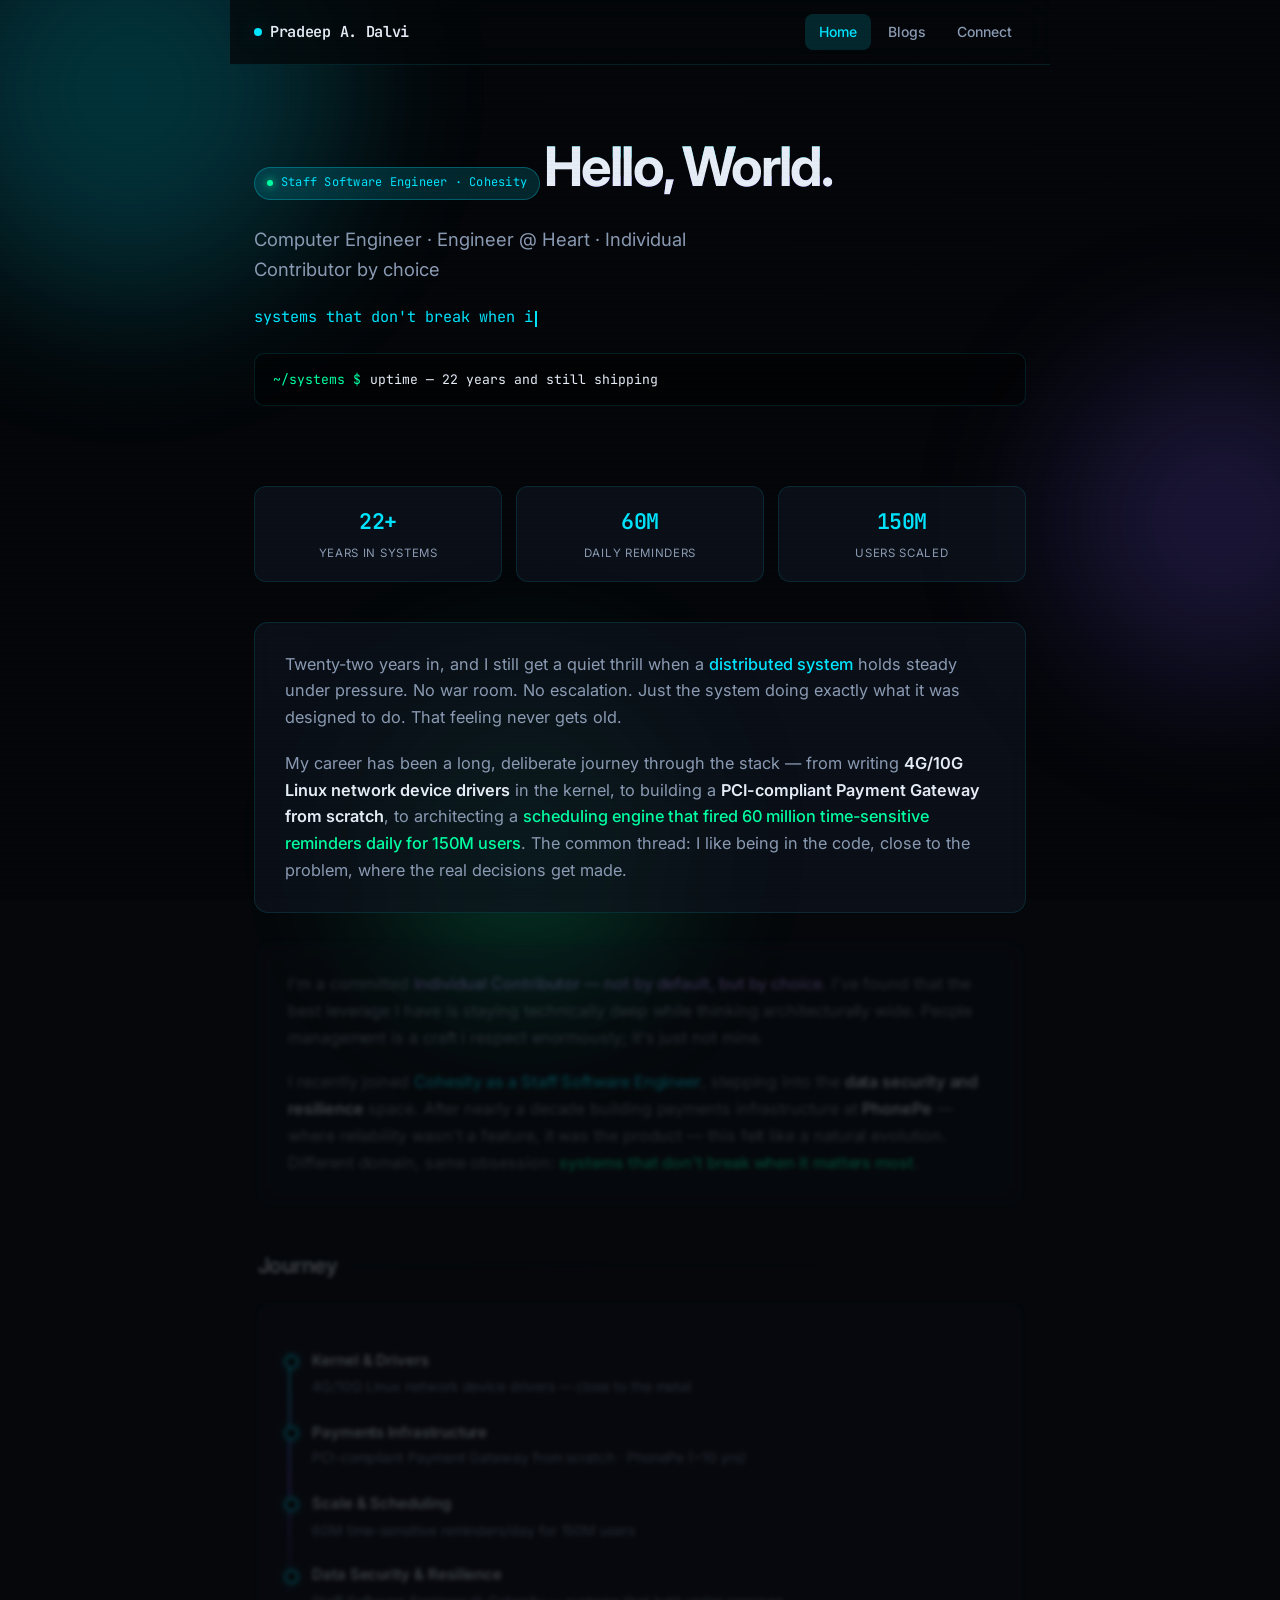
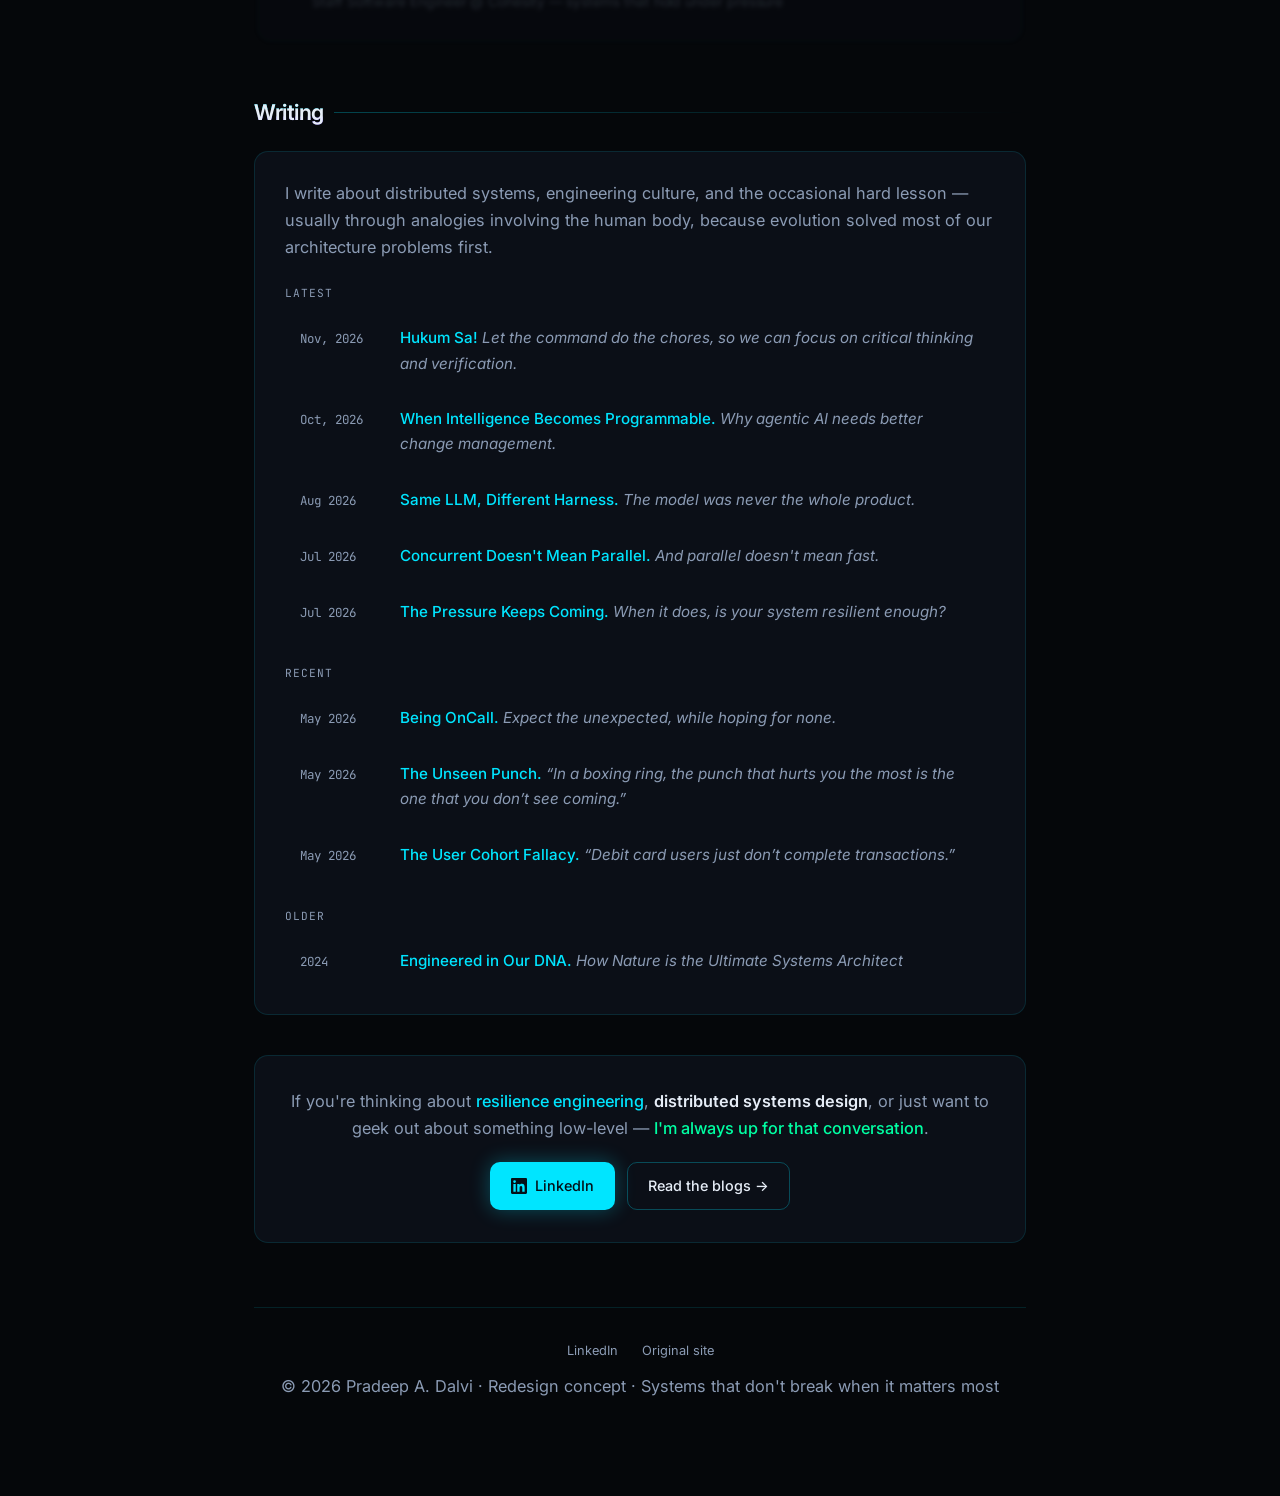
<file: index.html>
<!DOCTYPE html>
<html lang="en">
<head>
  <!-- Google tag (gtag.js) -->
  <script async src="https://www.googletagmanager.com/gtag/js?id=G-DQ4TX83NWC"></script>
  <script>
    window.dataLayer = window.dataLayer || [];
    function gtag(){dataLayer.push(arguments);}
    gtag('js', new Date());

    gtag('config', 'G-DQ4TX83NWC');
  </script>
  <meta charset="UTF-8" />
  <meta name="viewport" content="width=device-width, initial-scale=1.0" />
  <title>Pradeep A. Dalvi — Engineer @ Heart</title>
  <meta name="description" content="Staff Software Engineer · Distributed Systems · Resilience Engineering · Data Security" />

  <link rel="stylesheet" type="text/css" href="/css/main.css">
  <link rel="icon" type="image/x-icon" href="/favicon.ico">
  <link rel="icon" type="image/png" sizes="16x16" href="/favicon-16x16.png">
  <link rel="icon" type="image/png" sizes="32x32" href="/favicon-32x32.png">
  <link rel="icon" type="image/png" sizes="48x48" href="/favicon-48x48.png">
  <link rel="manifest" href="/manifest.webmanifest" crossOrigin="use-credentials">
  <meta name="application-name" content="Pradeep A. Dalvi">
  <link rel="apple-touch-icon" sizes="180x180" href="/apple-touch-icon-180x180.png">
  <meta name="apple-mobile-web-app-capable" content="yes">
  <meta name="apple-mobile-web-app-status-bar-style" content="black-translucent">
  <meta name="apple-mobile-web-app-title" content="Pradeep A. Dalvi">
  <link rel="preconnect" href="https://fonts.googleapis.com" />
  <link rel="preconnect" href="https://fonts.gstatic.com" crossorigin />
  <link href="https://fonts.googleapis.com/css2?family=Inter:wght@300;400;500;600;700&family=JetBrains+Mono:wght@400;500;600&display=swap" rel="stylesheet" />
  <style>

  </style>
</head>
<body>
  <div class="bg-grid"></div>
  <div class="orb orb-1"></div>
  <div class="orb orb-2"></div>
  <div class="orb orb-3"></div>
  <canvas id="particles"></canvas>
  <div class="scanlines"></div>

  <div class="wrapper">
    <nav>
      <div class="nav-inner">
        <a href="#home" class="logo">
          <span class="logo-dot"></span>
          Pradeep A. Dalvi
        </a>
        <div class="nav-links">
          <a href="#home" class="active">Home</a>
          <a href="#blogs">Blogs</a>
          <a href="#connect">Connect</a>
        </div>
      </div>
    </nav>

    <header class="hero" id="home">
      <div class="badge">Staff Software Engineer · Cohesity</div>
      <h1 class="glitch glitch-burst" data-text="Hello, World.">Hello, World.</h1>
      <p class="subtitle">Computer Engineer · Engineer @ Heart · Individual Contributor by choice</p>
      <div class="typing-wrap">
        <span id="typed"></span><span class="cursor"></span>
      </div>
      <div class="terminal">
        <div class="terminal-line">
          <span class="prompt">~/systems $</span>
          <span class="cmd">uptime — 22 years and still shipping</span>
        </div>
      </div>
    </header>

    <div class="stats" id="stats">
      <div class="stat">
        <div class="stat-value">22+</div>
        <div class="stat-label">Years in systems</div>
      </div>
      <div class="stat">
        <div class="stat-value">60M</div>
        <div class="stat-label">Daily reminders</div>
      </div>
      <div class="stat">
        <div class="stat-value">150M</div>
        <div class="stat-label">Users scaled</div>
      </div>
    </div>

    <section class="card" data-animate>
      <p>
        Twenty-two years in, and I still get a quiet thrill when a <span class="hl-accent">distributed system</span> holds steady under pressure. No war room. No escalation. Just the system doing exactly what it was designed to do. That feeling never gets old.
      </p>
      <p>
        My career has been a long, deliberate journey through the stack — from writing <span class="hl">4G/10G Linux network device drivers</span> in the kernel, to building a <span class="hl">PCI-compliant Payment Gateway from scratch</span>, to architecting a <span class="hl-green">scheduling engine that fired 60 million time-sensitive reminders daily for 150M users</span>. The common thread: I like being in the code, close to the problem, where the real decisions get made.
      </p>
    </section>

    <section class="card" data-animate>
      <p>
        I'm a committed <span class="hl-purple">Individual Contributor — not by default, but by choice</span>. I've found that the best leverage I have is staying technically deep while thinking architecturally wide. People management is a craft I respect enormously; it's just not mine.
      </p>
      <p>
        I recently joined <span class="hl-accent">Cohesity as a Staff Software Engineer</span>, stepping into the <span class="hl">data security and resilience</span> space. After nearly a decade building payments infrastructure at <span class="hl">PhonePe</span> — where reliability wasn't a feature, it was the product — this felt like a natural evolution. Different domain, same obsession: <span class="hl-green">systems that don't break when it matters most</span>.
      </p>
    </section>

    <section data-animate>
      <h2 class="section-title"><span class="glitch-text glitch-burst" data-text="Journey">Journey</span></h2>
      <div class="card">
        <div class="journey">
          <div class="journey-item">
            <div class="journey-title">Kernel & Drivers</div>
            <div class="journey-desc">4G/10G Linux network device drivers — close to the metal</div>
          </div>
          <div class="journey-item">
            <div class="journey-title">Payments Infrastructure</div>
            <div class="journey-desc">PCI-compliant Payment Gateway from scratch · PhonePe (~10 yrs)</div>
          </div>
          <div class="journey-item">
            <div class="journey-title">Scale & Scheduling</div>
            <div class="journey-desc">60M time-sensitive reminders/day for 150M users</div>
          </div>
          <div class="journey-item">
            <div class="journey-title">Data Security & Resilience</div>
            <div class="journey-desc">Staff Software Engineer @ Cohesity — systems that hold under pressure</div>
          </div>
        </div>
      </div>
    </section>

    <section id="blogs" data-animate>
      <h2 class="section-title"><span class="glitch-text glitch-burst" data-text="Writing">Writing</span></h2>
      <div class="card">
        <p style="margin-bottom: 1.5rem;">
          I write about distributed systems, engineering culture, and the occasional hard lesson — usually through analogies involving the human body, because evolution solved most of our architecture problems first.
        </p>

        <div class="blog-group">
          <div class="blog-group-label">Latest</div>
          <ul class="blog-list">
            <a href="https://pradeepdalvi.com/blogs/hukum-sa-as-you-command" target="_blank" rel="noopener">
              <span class="blog-date">Nov, 2026</span>
              <span class="blog-title">Hukum Sa! <span>Let the command do the chores, so we can focus on critical thinking and verification.</span></span>
            </a>
            </li>
            <li>
              <a href="https://pradeepdalvi.com/blogs/when-intelligence-becomes-programmable" target="_blank" rel="noopener">
                <span class="blog-date">Oct, 2026</span>
                <span class="blog-title">When Intelligence Becomes Programmable. <span>Why agentic AI needs better change management.</span></span>
              </a>
            </li>
            <li>
              <a href="https://pradeepdalvi.com/blogs/same-llm-different-harness" target="_blank" rel="noopener">
                <span class="blog-date">Aug 2026</span>
                <span class="blog-title">Same LLM, Different Harness. <span>The model was never the whole product.</span></span>
              </a>
            </li>
            <li>
              <a href="https://pradeepdalvi.com/blogs/concurrent-vs-parallel" target="_blank" rel="noopener">
                <span class="blog-date">Jul 2026</span>
                <span class="blog-title">Concurrent Doesn't Mean Parallel. <span>And parallel doesn't mean fast.</span></span>
              </a>
            </li>
            <li>
              <a href="https://pradeepdalvi.com/blogs/the-pressure-keeps-coming" target="_blank" rel="noopener">
                <span class="blog-date">Jul 2026</span>
                <span class="blog-title">The Pressure Keeps Coming. <span>When it does, is your system resilient enough?</span></span>
              </a>
            </li>
          </ul>
        </div>

        <div class="blog-group">
          <div class="blog-group-label">Recent</div>
          <ul class="blog-list">
            <li>
              <a href="https://pradeepdalvi.com/blogs/being-oncall" target="_blank" rel="noopener">
                <span class="blog-date">May 2026</span>
                <span class="blog-title">Being OnCall. <span>Expect the unexpected, while hoping for none.</span></span>
              </a>
            </li>
            <li>
              <a href="https://pradeepdalvi.com/blogs/the-unseen-punch" target="_blank" rel="noopener">
                <span class="blog-date">May 2026</span>
                <span class="blog-title">The Unseen Punch. <span>“In a boxing ring, the punch that hurts you the most is the one that you don’t see coming.”</span></span>
              </a>
            </li>
            <li>
              <a href="https://pradeepdalvi.com/blogs/the-user-cohort-fallacy" target="_blank" rel="noopener">
                <span class="blog-date">May 2026</span>
                <span class="blog-title">The User Cohort Fallacy. <span>“Debit card users just don’t complete transactions.”</span></span>
              </a>
            </li>
          </ul>
        </div>

        <div class="blog-group" style="margin-bottom: 0;">
          <div class="blog-group-label">Older</div>
          <ul class="blog-list">
            <li>
              <a href="https://pradeepdalvi.com/blogs/engineered-in-our-dna" target="_blank" rel="noopener">
                <span class="blog-date">2024</span>
                <span class="blog-title">Engineered in Our DNA. <span>How Nature is the Ultimate Systems Architect</span></span>
              </a>
            </li>
          </ul>
        </div>
      </div>
    </section>

    <section class="cta card" id="connect" data-animate>
      <p>
        If you're thinking about <span class="hl-accent">resilience engineering</span>, <span class="hl">distributed systems design</span>, or just want to geek out about something low-level — <span class="hl-green">I'm always up for that conversation</span>.
      </p>
      <div class="btn-row">
        <a class="btn btn-primary" href="https://linkedin.com/in/pradeep" target="_blank" rel="noopener">
          <svg width="16" height="16" viewBox="0 0 24 24" fill="currentColor"><path d="M20.447 20.452h-3.554v-5.569c0-1.328-.027-3.037-1.852-3.037-1.853 0-2.136 1.445-2.136 2.939v5.667H9.351V9h3.414v1.561h.046c.477-.9 1.637-1.85 3.37-1.85 3.601 0 4.267 2.37 4.267 5.455v6.286zM5.337 7.433a2.062 2.062 0 01-2.063-2.065 2.064 2.064 0 112.063 2.065zm1.782 13.019H3.555V9h3.564v11.452zM22.225 0H1.771C.792 0 0 .774 0 1.729v20.542C0 23.227.792 24 1.771 24h20.451C23.2 24 24 23.227 24 22.271V1.729C24 .774 23.2 0 22.222 0h.003z"/></svg>
          LinkedIn
        </a>
        <a class="btn btn-ghost" href="https://pradeepdalvi.com/blogs" target="_blank" rel="noopener">
          Read the blogs →
        </a>
      </div>
    </section>

    <footer>
      <div class="footer-links">
        <a href="https://linkedin.com/in/pradeep" target="_blank" rel="noopener">LinkedIn</a>
        <a href="https://pradeepdalvi.com" target="_blank" rel="noopener">Original site</a>
      </div>
      <p>© 2026 Pradeep A. Dalvi · Redesign concept · Systems that don't break when it matters most</p>
    </footer>
  </div>

  <script>
    // Typing effect
    const phrases = [
      "systems that don't break when it matters most",
      "technically deep · architecturally wide",
      "resilience engineering · distributed systems",
      "Individual Contributor by choice"
    ];
    let phraseIndex = 0;
    let charIndex = 0;
    let isDeleting = false;
    const typedEl = document.getElementById('typed');

    function type() {
      const current = phrases[phraseIndex];
      if (isDeleting) {
        typedEl.textContent = current.substring(0, charIndex - 1);
        charIndex--;
      } else {
        typedEl.textContent = current.substring(0, charIndex + 1);
        charIndex++;
      }

      let delay = isDeleting ? 28 : 55;

      if (!isDeleting && charIndex === current.length) {
        delay = 2200;
        isDeleting = true;
      } else if (isDeleting && charIndex === 0) {
        isDeleting = false;
        phraseIndex = (phraseIndex + 1) % phrases.length;
        delay = 400;
      }

      setTimeout(type, delay);
    }
    setTimeout(type, 800);

    // Scroll reveal + fade out when leaving viewport
    const observer = new IntersectionObserver((entries) => {
      entries.forEach(entry => {
        if (entry.isIntersecting) {
          entry.target.classList.add('visible');
          entry.target.classList.remove('fading-out');
        } else if (entry.target.classList.contains('visible')) {
          // Soft fade when scrolling past (only for content sections)
          if (entry.boundingClientRect.top < 0) {
            entry.target.classList.add('fading-out');
          }
        }
      });
    }, { threshold: [0, 0.12, 0.25], rootMargin: '0px 0px -30px 0px' });

    document.querySelectorAll('[data-animate]').forEach(el => observer.observe(el));

    // Stats fade-in
    const statsEl = document.getElementById('stats');
    if (statsEl) {
      const statsObs = new IntersectionObserver((entries) => {
        entries.forEach(e => {
          if (e.isIntersecting) e.target.classList.add('visible');
        });
      }, { threshold: 0.2 });
      statsObs.observe(statsEl);
    }

    // Active nav
    const sections = document.querySelectorAll('section[id], header[id]');
    const navLinks = document.querySelectorAll('.nav-links a');

    window.addEventListener('scroll', () => {
      let current = '';
      sections.forEach(section => {
        const top = section.offsetTop - 100;
        if (scrollY >= top) current = section.getAttribute('id');
      });
      navLinks.forEach(link => {
        link.classList.remove('active');
        if (link.getAttribute('href') === '#' + current) link.classList.add('active');
      });
    });

    // ─── Matrix-style alphanumeric rain (denser + slower) ───
    const canvas = document.getElementById('particles');
    const ctx = canvas.getContext('2d');

    // Mix of Latin, digits, and symbols (Matrix-like)
    const CHARS = '0123456789ABCDEFGHIJKLMNOPQRSTUVWXYZabcdefghijklmnopqrstuvwxyz@#$%&*+=<>?/\\|[]{}~';
    // Smaller font + tighter spacing = higher density
    const FONT_SIZE = 12;
    let columns = [];
    let drops = [];

    function resize() {
      canvas.width = window.innerWidth;
      canvas.height = window.innerHeight;
      // denser columns
      const colCount = Math.floor(canvas.width / (FONT_SIZE * 0.72));
      columns = [];
      drops = [];
      for (let i = 0; i < colCount; i++) {
        drops[i] = Math.random() * -60;
        columns[i] = {
          // slower fall
          speed: 0.12 + Math.random() * 0.28,
          trail: 12 + Math.floor(Math.random() * 18)
        };
      }
    }
    resize();
    window.addEventListener('resize', resize);

    function drawMatrix() {
      // Slightly stronger fade so trails linger longer at slow speed
      ctx.fillStyle = 'rgba(5, 7, 10, 0.08)';
      ctx.fillRect(0, 0, canvas.width, canvas.height);

      ctx.font = `${FONT_SIZE}px "JetBrains Mono", monospace`;
      ctx.textAlign = 'center';

      for (let i = 0; i < drops.length; i++) {
        const x = i * FONT_SIZE * 0.72 + FONT_SIZE / 2;
        const y = drops[i] * FONT_SIZE;

        // Head character — brightest cyan
        const headChar = CHARS[Math.floor(Math.random() * CHARS.length)];
        ctx.fillStyle = 'rgba(180, 255, 255, 0.92)';
        ctx.shadowColor = 'rgba(0, 229, 255, 0.7)';
        ctx.shadowBlur = 6;
        ctx.fillText(headChar, x, y);
        ctx.shadowBlur = 0;

        // Longer trails
        const trailLen = columns[i].trail;
        for (let t = 1; t < trailLen; t++) {
          const trailY = y - t * FONT_SIZE;
          if (trailY < 0) continue;
          const char = CHARS[Math.floor(Math.random() * CHARS.length)];
          const alpha = Math.max(0, 0.5 - t * 0.028);
          const g = Math.floor(160 + (1 - t / trailLen) * 50);
          ctx.fillStyle = `rgba(0, ${g}, ${Math.floor(190 + alpha * 55)}, ${alpha})`;
          ctx.fillText(char, x, trailY);
        }

        drops[i] += columns[i].speed;

        if (y > canvas.height + trailLen * FONT_SIZE) {
          // reset less aggressively so columns stay denser on screen
          if (Math.random() > 0.985) {
            drops[i] = -Math.random() * 30;
            columns[i].speed = 0.12 + Math.random() * 0.28;
            columns[i].trail = 12 + Math.floor(Math.random() * 18);
          }
        }
      }

      requestAnimationFrame(drawMatrix);
    }

    ctx.fillStyle = '#05070a';
    ctx.fillRect(0, 0, canvas.width, canvas.height);
    drawMatrix();
  </script>
</body>
</html>
</file>
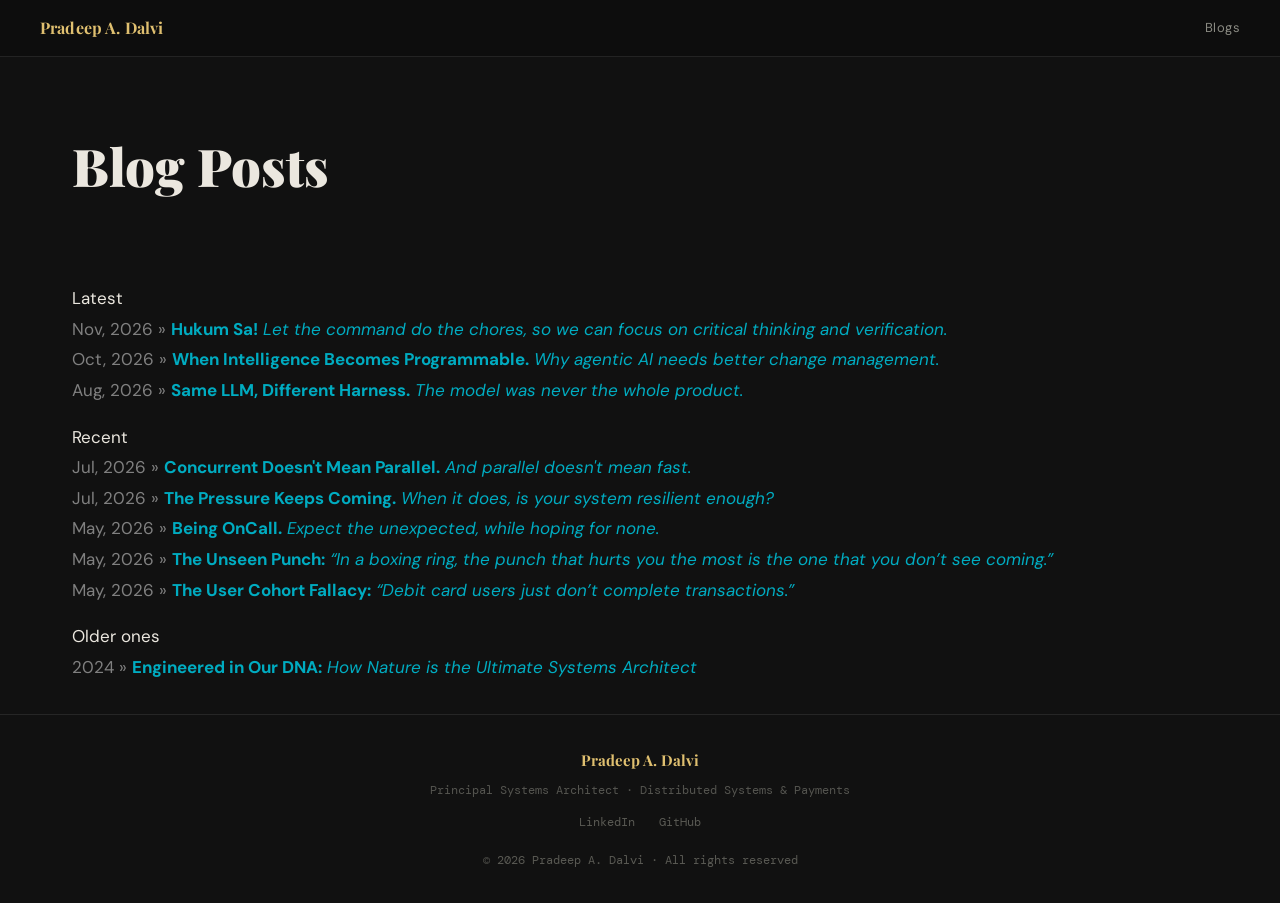
<file: blogs/index.html>
<!DOCTYPE html>
<html lang="en">
<head>
  <!-- Google tag (gtag.js) -->
  <script async src="https://www.googletagmanager.com/gtag/js?id=G-DQ4TX83NWC"></script>
  <script>
    window.dataLayer = window.dataLayer || [];
    function gtag(){dataLayer.push(arguments);}
    gtag('js', new Date());

    gtag('config', 'G-DQ4TX83NWC');
  </script>
<meta charset="UTF-8">
<meta name="viewport" content="width=device-width, initial-scale=1.0">
<title>Blogs Home — Pradeep A. Dalvi</title>
<link rel="preconnect" href="https://fonts.googleapis.com">
<link href="https://fonts.googleapis.com/css2?family=Playfair+Display:ital,wght@0,400;0,700;0,900;1,400;1,700&family=DM+Sans:wght@300;400;500&family=DM+Mono:wght@400;500&display=swap" rel="stylesheet">
  <link rel="stylesheet" type="text/css" href="/css/blogs.css">
  <link rel="icon" type="image/x-icon" href="/favicon.ico">
  <link rel="icon" type="image/png" sizes="16x16" href="/favicon-16x16.png">
  <link rel="icon" type="image/png" sizes="32x32" href="/favicon-32x32.png">
  <link rel="icon" type="image/png" sizes="48x48" href="/favicon-48x48.png">
  <link rel="manifest" href="/manifest.webmanifest" crossOrigin="use-credentials">
  <meta name="mobile-web-app-capable" content="yes">
  <meta name="theme-color" content="#fff">
  <meta name="application-name" content="Pradeep A. Dalvi">
  <link rel="apple-touch-icon" sizes="180x180" href="/apple-touch-icon-180x180.png">
  <meta name="apple-mobile-web-app-capable" content="yes">
  <meta name="apple-mobile-web-app-status-bar-style" content="black-translucent">
  <meta name="apple-mobile-web-app-title" content="Pradeep A. Dalvi">
</head>
<body>

<header class="site-header">
  <div class="header-inner">
    <a href="/index" class="site-name">Pradeep A. Dalvi</a>
    <nav class="header-links">
      <a href="/blogs/">Blogs</a>
    </nav>
  </div>
</header>

<main>
    <section class="hero">
    <h1 class="hero-title">Blog Posts</h1>
    </section>

  <article class="article">
    <div class="prose">
      <div class="blogs-group">
        <span>Latest</span>
        <ul style="list-style-type: none; color: grey;">
          <li>Nov, 2026 » <a href="/blogs/hukum-sa-as-you-command" style="text-decoration:none; color: var(--color-text-info);"><b>Hukum Sa!</b> <i>Let the command do the chores, so we can focus on critical thinking and verification.</i></a></li>
          <li>Oct, 2026 » <a href="/blogs/when-intelligence-becomes-programmable" style="text-decoration:none; color: var(--color-text-info);"><b>When Intelligence Becomes Programmable.</b> <i>Why agentic AI needs better change management.</i></a></li>
          <li>Aug, 2026 » <a href="/blogs/same-llm-different-harness" style="text-decoration:none; color: var(--color-text-info);"><b>Same LLM, Different Harness.</b> <i>The model was never the whole product.</i></a></li>
        </ul>
      </div>

      <div class="blogs-group">
        <span>Recent</span>
    <ul style="list-style-type: none; color: grey;">
      <li>Jul, 2026 » <a href="/blogs/concurrent-vs-parallel" style="text-decoration:none; color: var(--color-text-info);"><b>Concurrent Doesn't Mean Parallel.</b> <i>And parallel doesn't mean fast.</i></a></li>
      <li>Jul, 2026 » <a href="/blogs/the-pressure-keeps-coming" style="text-decoration:none; color: var(--color-text-info);"><b>The Pressure Keeps Coming.</b> <i>When it does, is your system resilient enough?</i></a></li>
      <li>May, 2026 » <a href="/blogs/being-oncall" style="text-decoration:none; color: var(--color-text-info);"><b>Being OnCall.</b> <i>Expect the unexpected, while hoping for none.</i></a></li>
      <li>May, 2026 » <a href="/blogs/the-unseen-punch" style="text-decoration:none; color: var(--color-text-info);"><b>The Unseen Punch:</b>  <i>&ldquo;In a boxing ring,
        the punch that hurts you the most is the one that you don&rsquo;t see coming.&rdquo;</i></a></li>
      <li>May, 2026 » <a href="/blogs/the-user-cohort-fallacy" style="text-decoration:none; color: var(--color-text-info);"><b>The User Cohort Fallacy:</b> <i>&ldquo;Debit card users just don&rsquo;t complete transactions.&rdquo;</i></a></li>
    </ul>
    </div>
      <div class="blogs-group">
        <span>Older ones</span>
        <ul style="list-style-type: none; color: grey;">
          <li>2024 » <a href="/blogs/engineered-in-our-dna" style="text-decoration:none; color: var(--color-text-info);"><b>Engineered in Our DNA:</b> <i>How Nature is the Ultimate Systems Architect</i></a></li>
        </ul>
      </div>
    </div>
  </article>
</main>

<footer class="site-footer">
  <div class="footer-inner">
    <div class="footer-name">Pradeep A. Dalvi</div>
    <div style="font-size:12px; color:#555550; font-family: var(--font-mono);">Principal Systems Architect · Distributed Systems &amp; Payments</div>
    <div class="footer-links">
      <a href="https://linkedin.com/in/pradeep">LinkedIn</a>
      <a href="https://github.com/pradeepdalvi">GitHub</a>
    </div>
    <div class="footer-copy">© 2026 Pradeep A. Dalvi · All rights reserved</div>
  </div>
</footer>

</body>
</html>
</file>
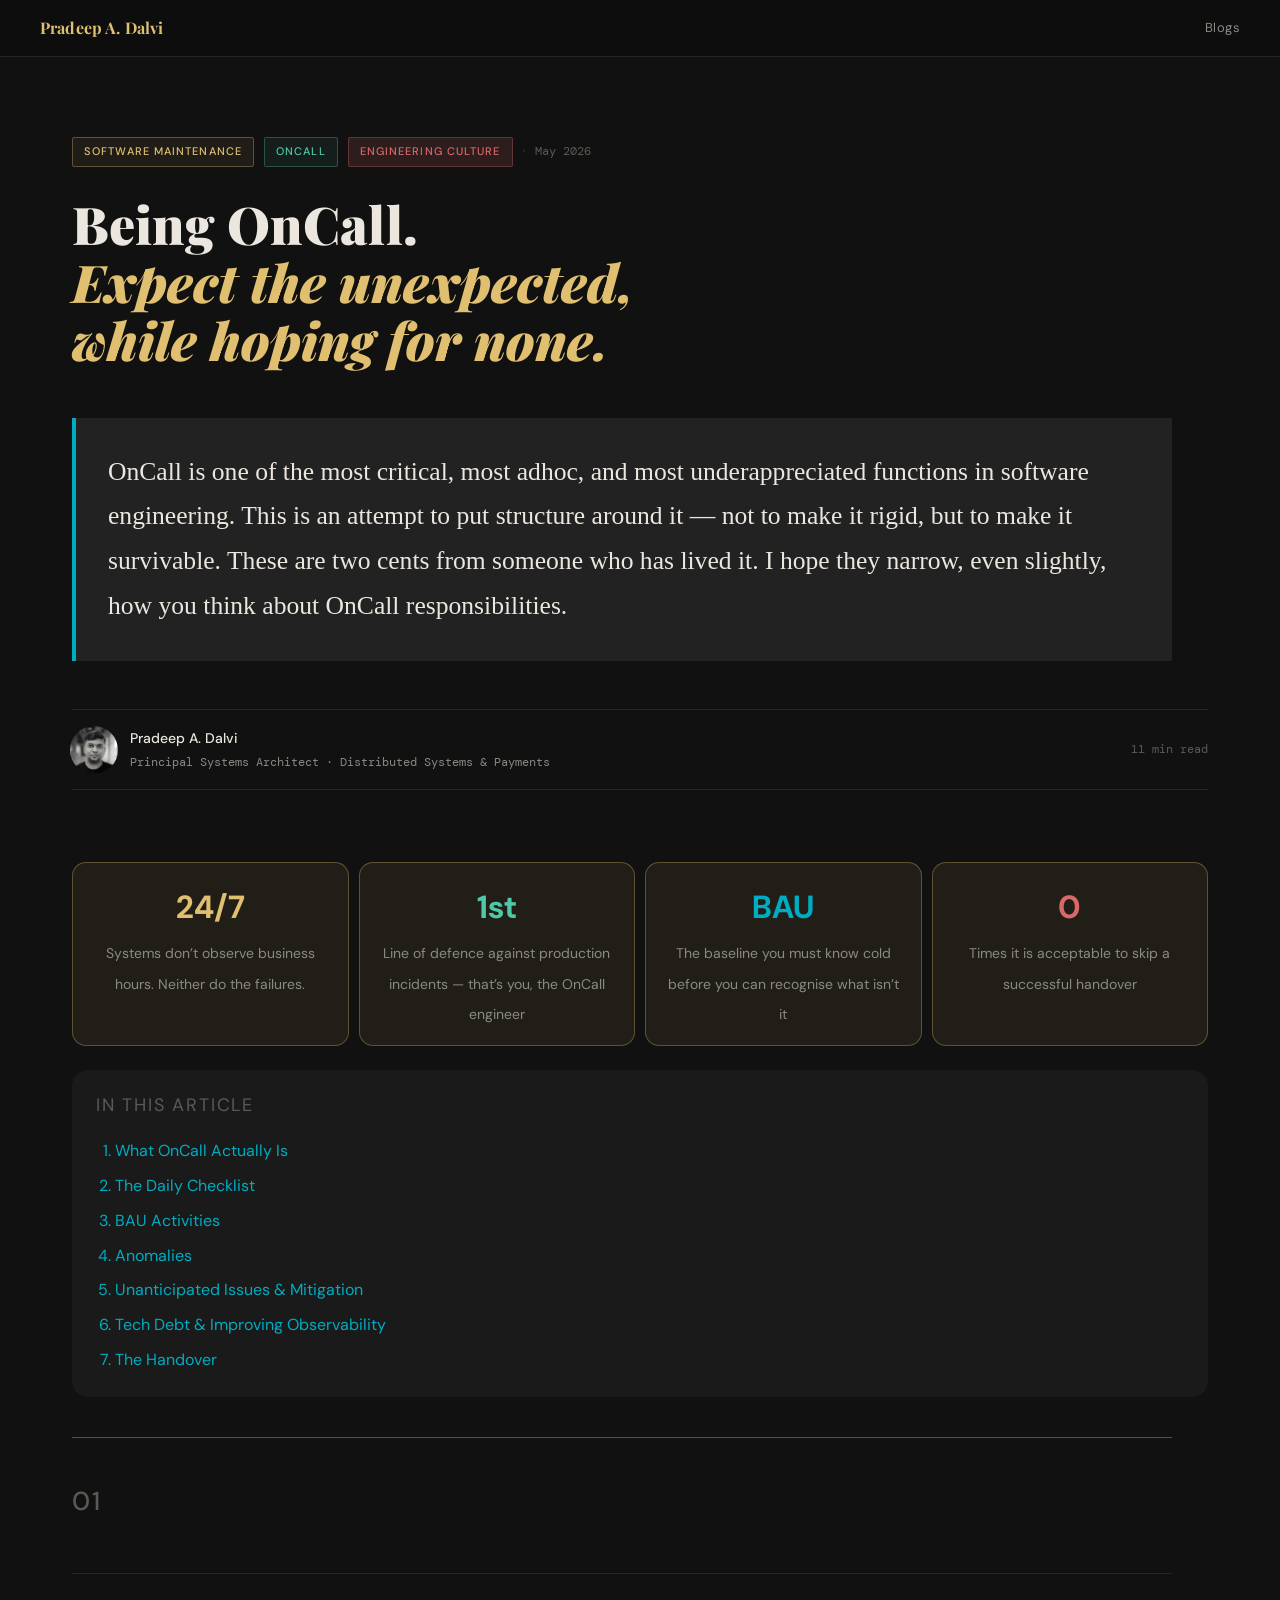
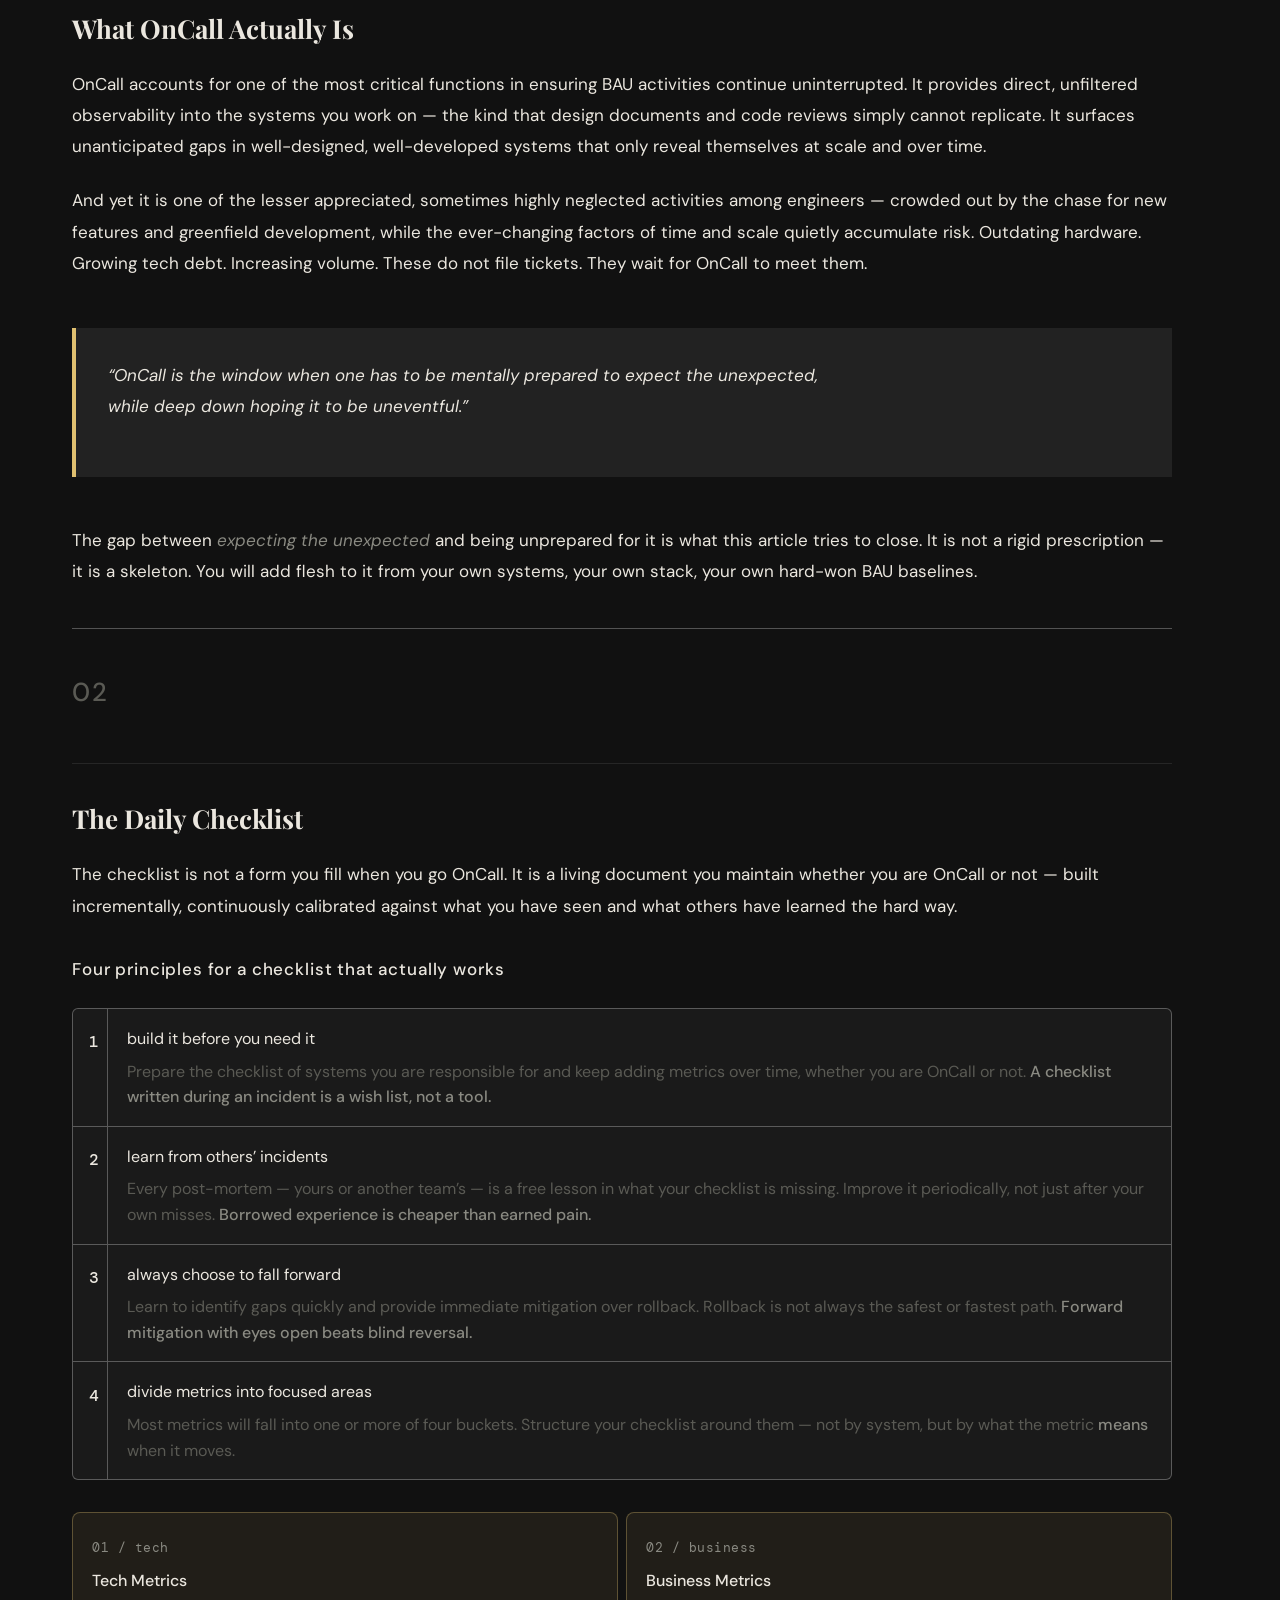
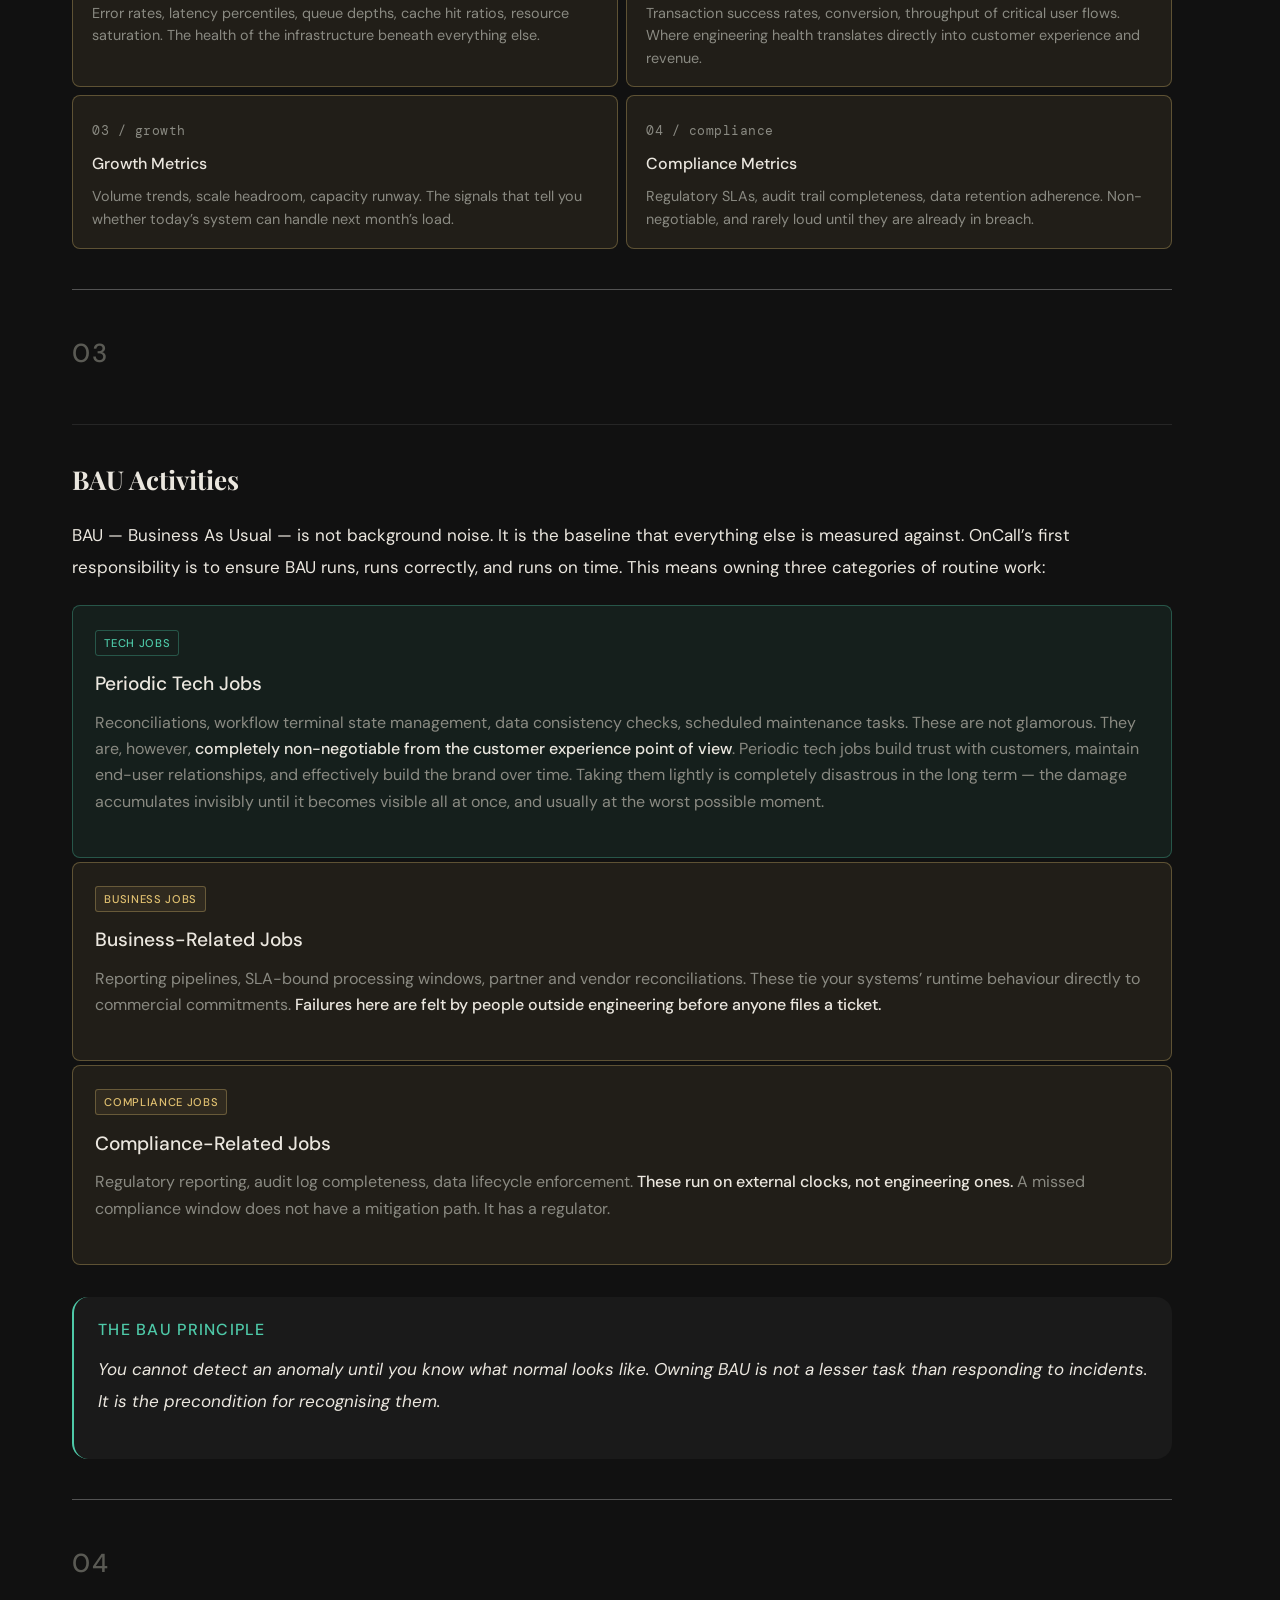
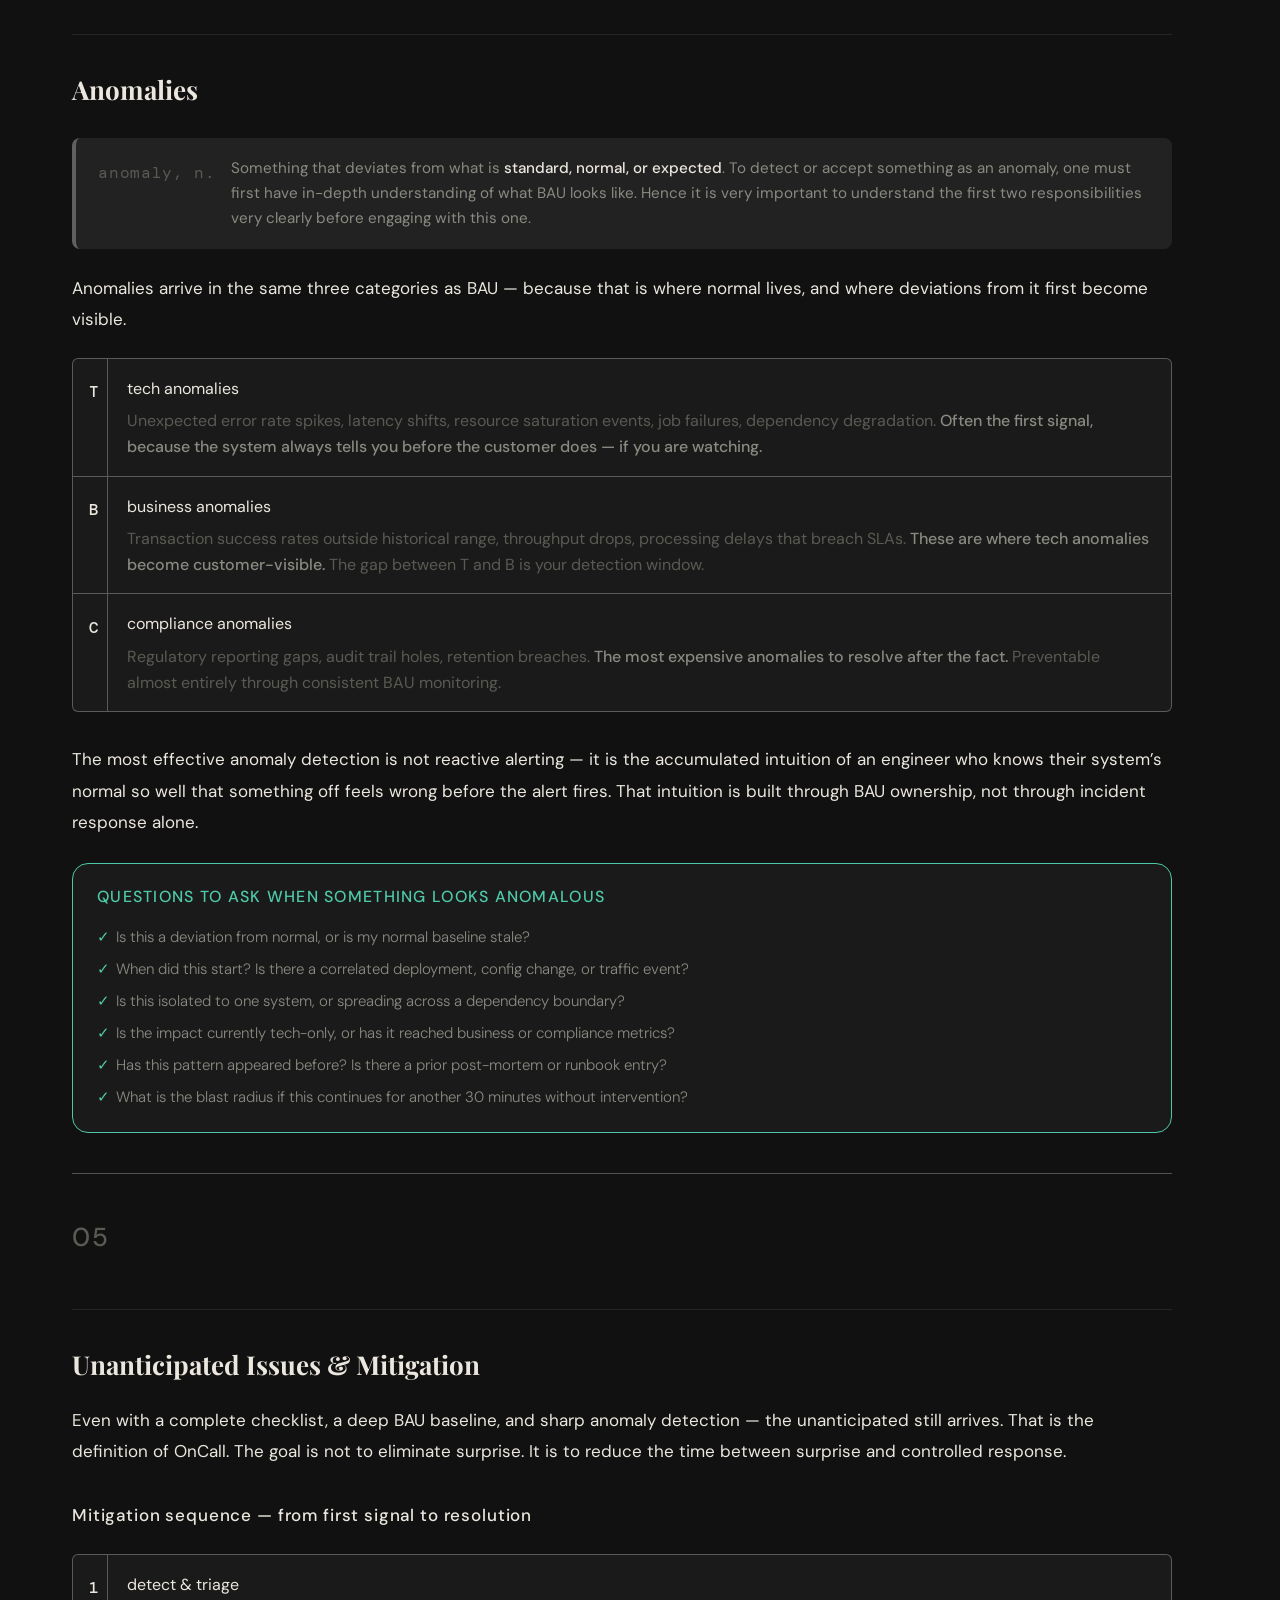
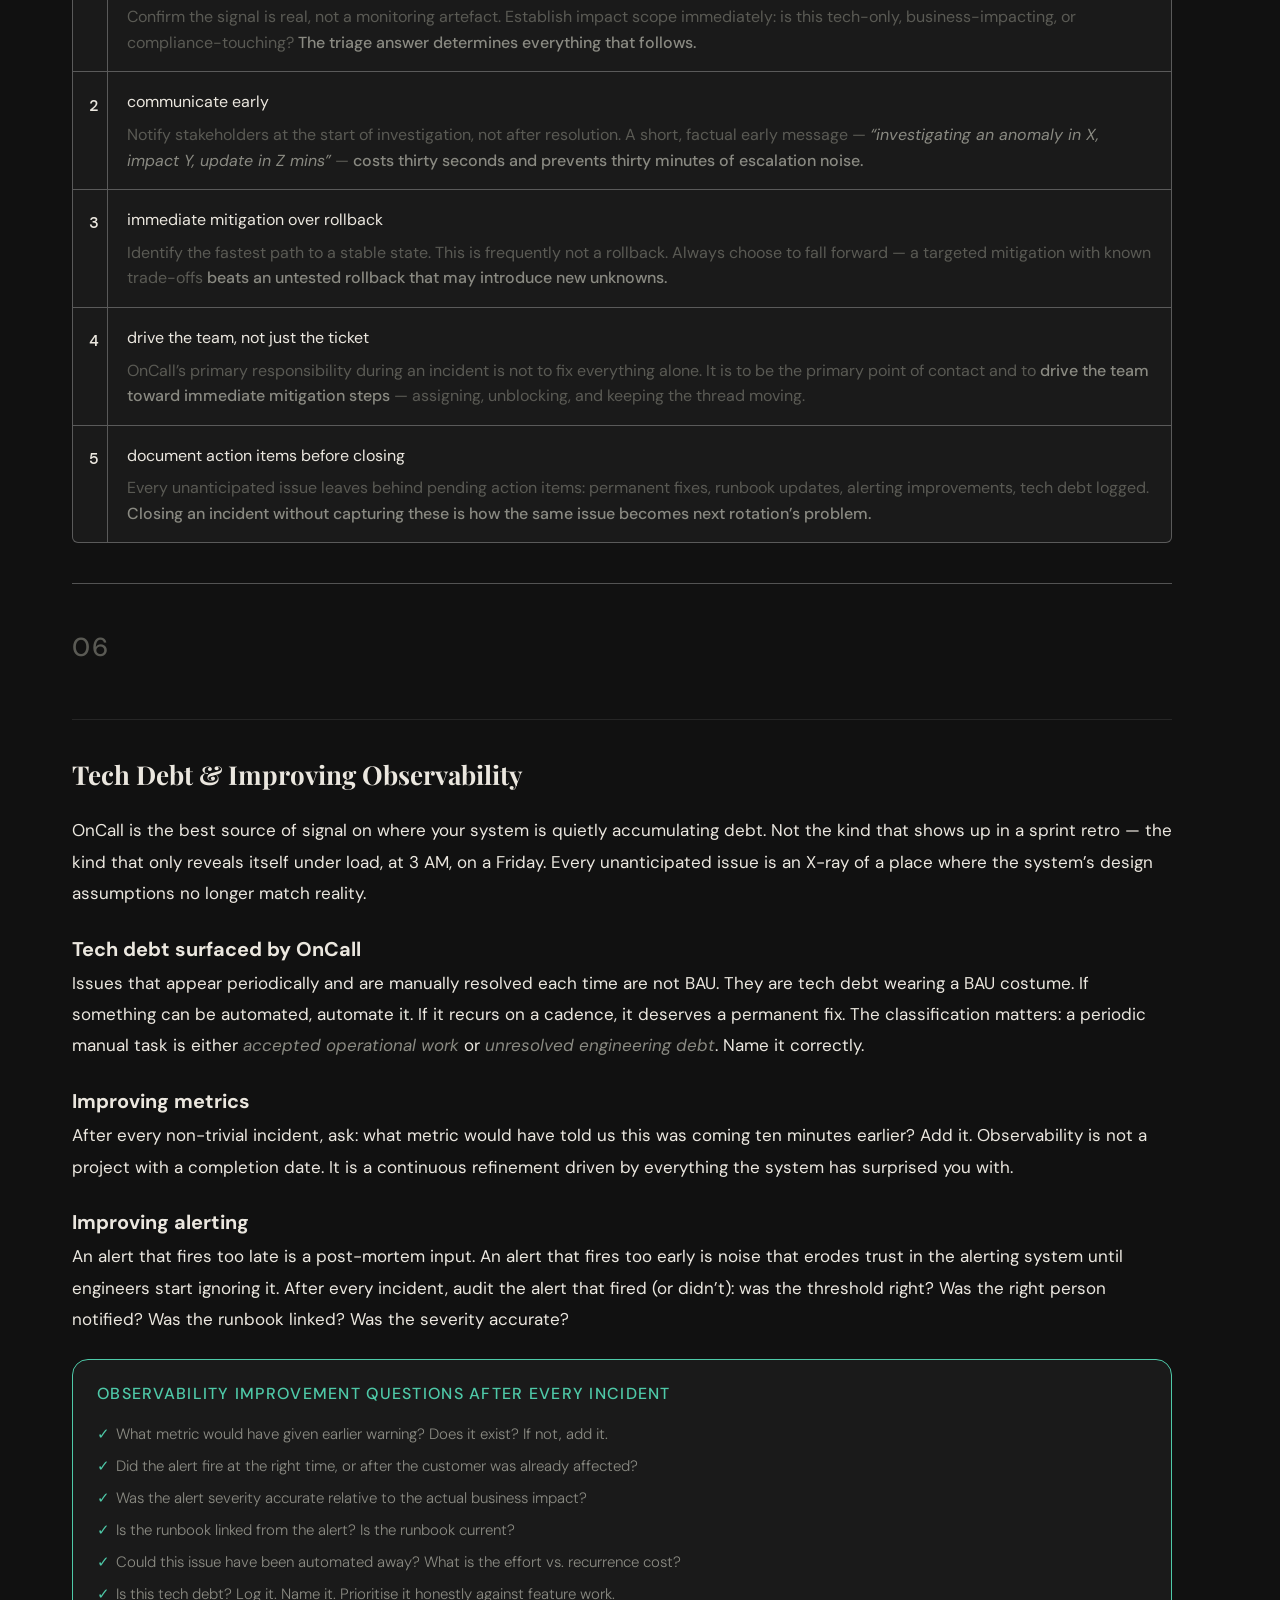
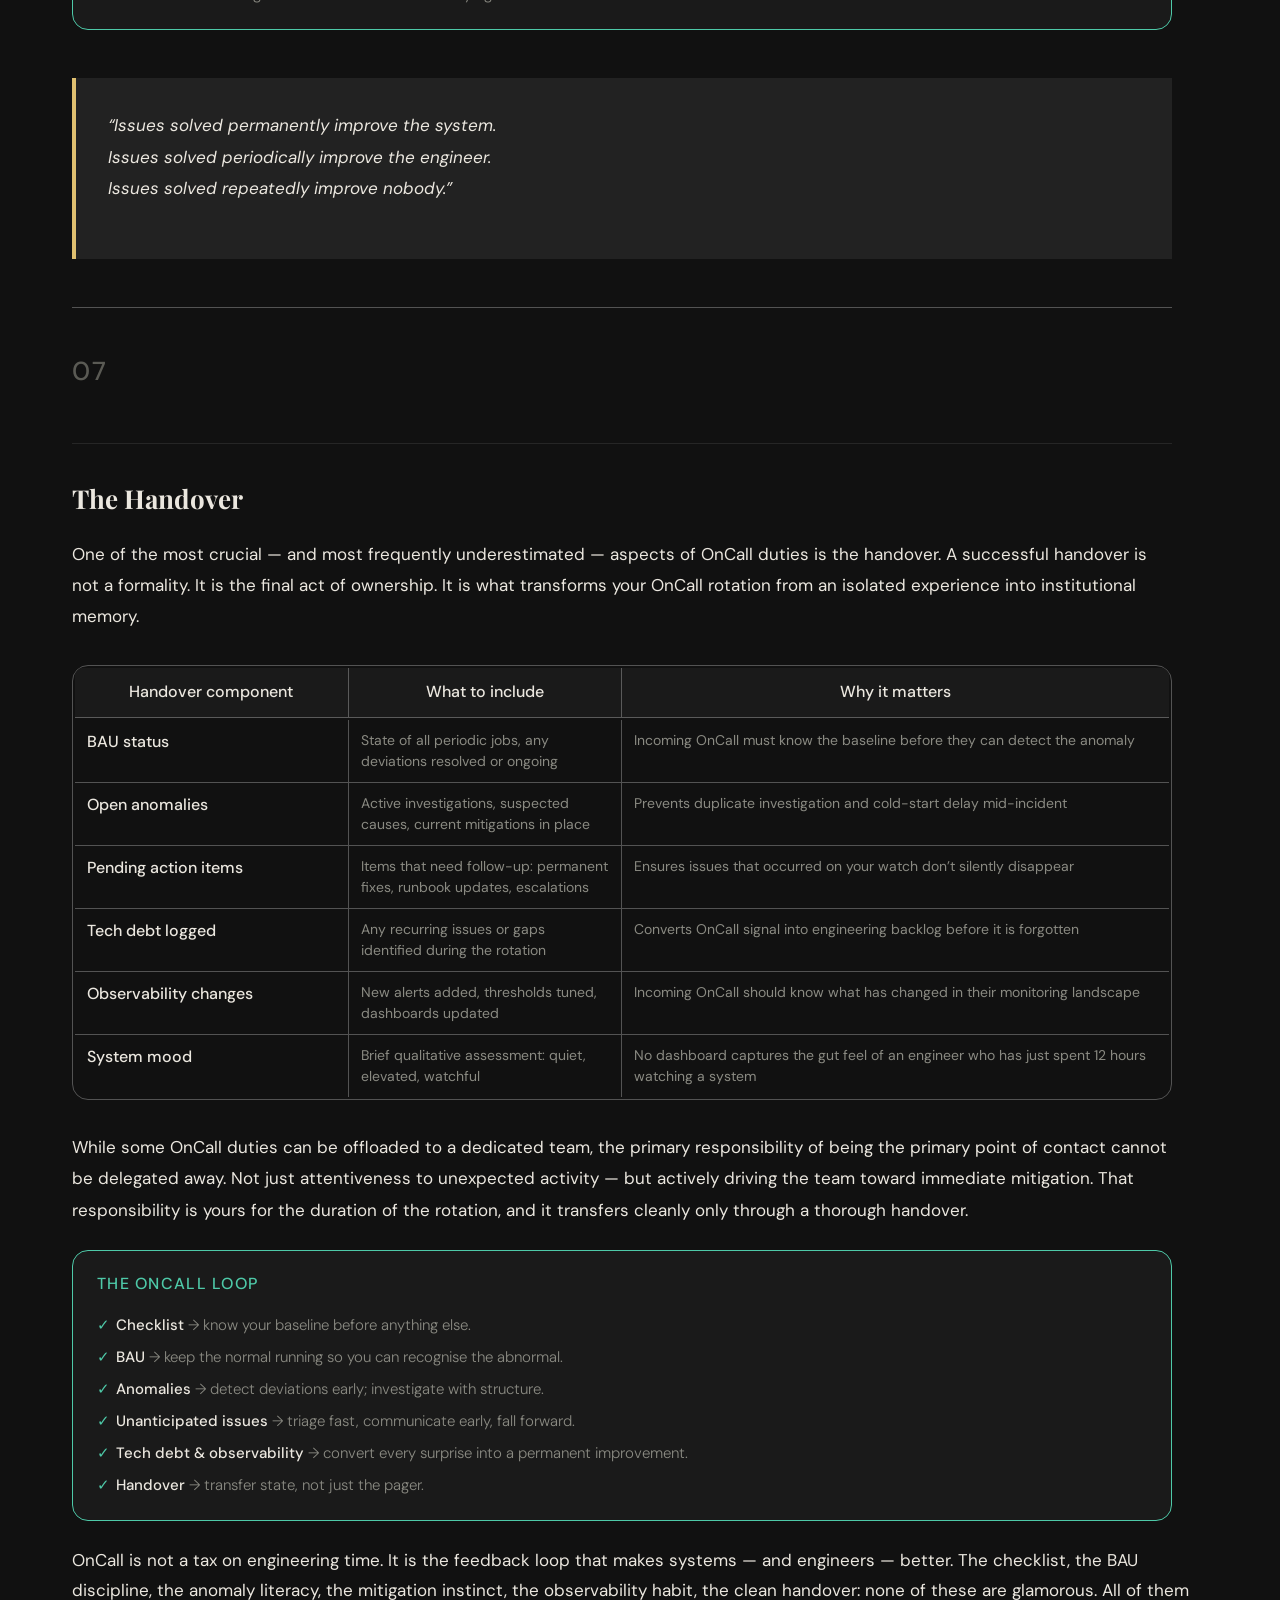
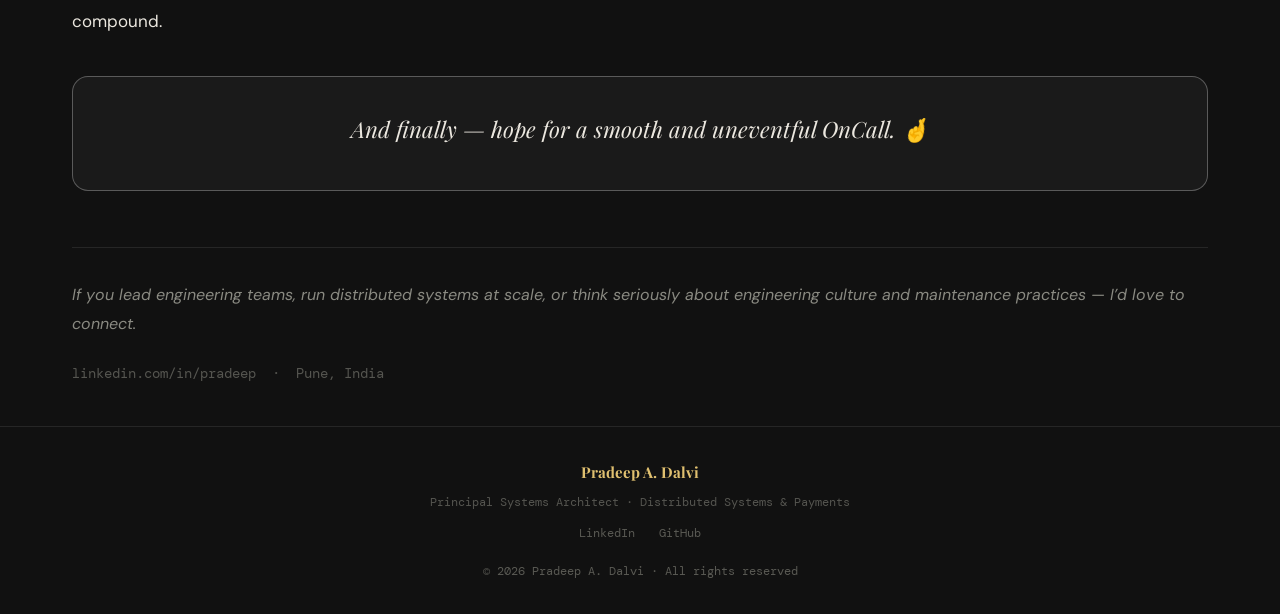
<file: blogs/being-oncall.html>
<!DOCTYPE html>
<html lang="en">
<head>
  <!-- Google tag (gtag.js) -->
  <script async src="https://www.googletagmanager.com/gtag/js?id=G-DQ4TX83NWC"></script>
  <script>
    window.dataLayer = window.dataLayer || [];
    function gtag(){dataLayer.push(arguments);}
    gtag('js', new Date());

    gtag('config', 'G-DQ4TX83NWC');
  </script>
  <meta charset="UTF-8">
  <meta name="viewport" content="width=device-width, initial-scale=1.0">

  <link rel="preconnect" href="https://fonts.googleapis.com">
  <link href="https://fonts.googleapis.com/css2?family=Playfair+Display:ital,wght@0,400;0,700;0,900;1,400;1,700&family=DM+Sans:wght@300;400;500&family=DM+Mono:wght@400;500&display=swap" rel="stylesheet">
  <link rel="stylesheet" type="text/css" href="/css/blogs.css">
  <link rel="icon" type="image/x-icon" href="/favicon.ico">
  <link rel="icon" type="image/png" sizes="16x16" href="/favicon-16x16.png">
  <link rel="icon" type="image/png" sizes="32x32" href="/favicon-32x32.png">
  <link rel="icon" type="image/png" sizes="48x48" href="/favicon-48x48.png">
  <link rel="manifest" href="/manifest.webmanifest" crossOrigin="use-credentials">
  <meta name="mobile-web-app-capable" content="yes">
  <meta name="theme-color" content="#fff">
  <meta name="application-name" content="Pradeep A. Dalvi">
  <link rel="apple-touch-icon" sizes="180x180" href="/apple-touch-icon-180x180.png">
  <meta name="apple-mobile-web-app-capable" content="yes">
  <meta name="apple-mobile-web-app-status-bar-style" content="black-translucent">
  <meta name="apple-mobile-web-app-title" content="Pradeep A. Dalvi">
  <title>Being OnCall | Blogs — Pradeep A. Dalvi</title>

</head>
<body>

<header class="site-header">
  <div class="header-inner">
    <a href="/index" class="site-name">Pradeep A. Dalvi</a>
    <nav class="header-links">
      <a href="/blogs/">Blogs</a>
    </nav>
  </div>
</header>
<main>
  <section class="hero">
    <div class="hero-tags">
      <span class="tag tag-payments">Software Maintenance</span>
      <span class="tag tag-arch">OnCall</span>
      <span class="tag tag-resilience">Engineering Culture</span>
      <span class="tag-sep">·</span>
      <span class="tag-date">May 2026</span>
    </div>

    <h1 class="hero-title">Being OnCall.<br>
      <em>Expect the unexpected,<br>
        while hoping for none.</em></h1>

    <p class="hero-deck">
      OnCall is one of the most critical, most adhoc, and most underappreciated functions
      in software engineering. This is an attempt to put structure around it &mdash; not to make
      it rigid, but to make it survivable. These are two cents from someone who has lived it.
      I hope they narrow, even slightly, how you think about OnCall responsibilities.
    </p>

    <div class="author-strip">
      <div class="avatar"><img src="/images/actor_thumbnail.jpeg" class="thumbnail" alt="PD"/></div>
      <div>
        <div class="author-name">Pradeep A. Dalvi</div>
        <div class="author-role">Principal Systems Architect · Distributed Systems &amp; Payments</div>
      </div>
      <span class="read-time">11 min read</span>
    </div>
  </section>

  <section class="stats-bar">
    <div class="stats-grid">
      <div class="stats-cell">
        <span class="num warning">24/7</span>
        <span class="label">Systems don&rsquo;t observe business hours. Neither do the failures.</span>
      </div>
      <div class="stats-cell">
        <span class="num success">1st</span>
        <span class="label">Line of defence against production incidents &mdash; that&rsquo;s you, the OnCall engineer</span>
      </div>
      <div class="stats-cell">
        <span class="num info">BAU</span>
        <span class="label">The baseline you must know cold before you can recognise what isn&rsquo;t it</span>
      </div>
      <div class="stats-cell">
        <span class="num danger">0</span>
        <span class="label">Times it is acceptable to skip a successful handover</span>
      </div>
    </div>
  </section>

  <article class="article">
  <nav class="toc">
    <div class="toc-head">In this article</div>
    <ol>
      <li><a href="#section1">What OnCall Actually Is</a></li>
      <li><a href="#section2">The Daily Checklist</a></li>
      <li><a href="#section3">BAU Activities</a></li>
      <li><a href="#section4">Anomalies</a></li>
      <li><a href="#section5">Unanticipated Issues &amp; Mitigation</a></li>
      <li><a href="#section6">Tech Debt &amp; Improving Observability</a></li>
      <li><a href="#section7">The Handover</a></li>
    </ol>
  </nav>

  <div class="prose">

    <hr class="divider" />
    <!-- Section 1 -->
    <div class="section-accent"><span class="section-num" id="section1">01</span></div>
    <h2 class="section-heading">What OnCall Actually Is</h2>

    <p>
      OnCall accounts for one of the most critical functions in ensuring BAU activities continue
      uninterrupted. It provides direct, unfiltered observability into the systems you work on &mdash;
      the kind that design documents and code reviews simply cannot replicate. It surfaces
      unanticipated gaps in well-designed, well-developed systems that only reveal themselves
      at scale and over time.
    </p>

    <p>
      And yet it is one of the lesser appreciated, sometimes highly neglected activities
      among engineers &mdash; crowded out by the chase for new features and greenfield development,
      while the ever-changing factors of time and scale quietly accumulate risk.
      Outdating hardware. Growing tech debt. Increasing volume. These do not file tickets.
      They wait for OnCall to meet them.
    </p>

    <div class="pullquote">
      <p>&ldquo;OnCall is the window when one has to be mentally prepared to expect the unexpected,<br/>
      while deep down hoping it to be uneventful.&rdquo;</p>
    </div>

    <p>
      The gap between <em>expecting the unexpected</em> and being unprepared for it is what
      this article tries to close. It is not a rigid prescription &mdash; it is a skeleton.
      You will add flesh to it from your own systems, your own stack, your own hard-won BAU baselines.
    </p>

      <hr class="divider" />

    <!-- Section 2 -->
    <div class="section-accent"><span class="section-num" id="section2">02</span></div>
    <h2 class="section-heading">The Daily Checklist</h2>

    <p>
      The checklist is not a form you fill when you go OnCall. It is a living document you maintain
      whether you are OnCall or not &mdash; built incrementally, continuously calibrated against
      what you have seen and what others have learned the hard way.
    </p>

    <p class="step-label">Four principles for a checklist that actually works</p>
    <div class="steps">
      <div class="step">
        <div class="step-num">1</div>
        <div class="step-body">
          <span class="step-title">build it before you need it</span>
          <p class="step-desc">Prepare the checklist of systems you are responsible for and keep
          adding metrics over time, whether you are OnCall or not.
          <strong>A checklist written during an incident is a wish list, not a tool.</strong></p>
        </div>
      </div>
      <div class="step">
        <div class="step-num">2</div>
        <div class="step-body">
          <span class="step-title">learn from others&rsquo; incidents</span>
          <p class="step-desc">Every post-mortem &mdash; yours or another team&rsquo;s &mdash; is a free lesson
          in what your checklist is missing. Improve it periodically, not just after your own misses.
          <strong>Borrowed experience is cheaper than earned pain.</strong></p>
        </div>
      </div>
      <div class="step">
        <div class="step-num">3</div>
        <div class="step-body">
          <span class="step-title">always choose to fall forward</span>
          <p class="step-desc">Learn to identify gaps quickly and provide immediate mitigation
          over rollback. Rollback is not always the safest or fastest path.
          <strong>Forward mitigation with eyes open beats blind reversal.</strong></p>
        </div>
      </div>
      <div class="step">
        <div class="step-num">4</div>
        <div class="step-body">
          <span class="step-title">divide metrics into focused areas</span>
          <p class="step-desc">Most metrics will fall into one or more of four buckets.
          Structure your checklist around them &mdash; not by system, but by what the metric
          <strong>means</strong> when it moves.</p>
        </div>
      </div>
    </div>

    <div class="metric-grid">
      <div class="metric-card">
        <div class="metric-badge">01 / tech</div>
        <h4>Tech Metrics</h4>
        <p>Error rates, latency percentiles, queue depths, cache hit ratios, resource saturation. The health of the infrastructure beneath everything else.</p>
      </div>
      <div class="metric-card">
        <div class="metric-badge">02 / business</div>
        <h4>Business Metrics</h4>
        <p>Transaction success rates, conversion, throughput of critical user flows. Where engineering health translates directly into customer experience and revenue.</p>
      </div>
      <div class="metric-card">
        <div class="metric-badge">03 / growth</div>
        <h4>Growth Metrics</h4>
        <p>Volume trends, scale headroom, capacity runway. The signals that tell you whether today&rsquo;s system can handle next month&rsquo;s load.</p>
      </div>
      <div class="metric-card">
        <div class="metric-badge">04 / compliance</div>
        <h4>Compliance Metrics</h4>
        <p>Regulatory SLAs, audit trail completeness, data retention adherence. Non-negotiable, and rarely loud until they are already in breach.</p>
      </div>
    </div>

      <hr class="divider" />

    <!-- Section 3 -->
    <div class="section-accent"><span class="section-num" id="section3">03</span></div>
    <h2 class="section-heading">BAU Activities</h2>

    <p>
      BAU &mdash; Business As Usual &mdash; is not background noise. It is the baseline that everything
      else is measured against. OnCall&rsquo;s first responsibility is to ensure BAU runs,
      runs correctly, and runs on time. This means owning three categories of routine work:
    </p>

    <div class="options-grid">
      <div class="option-card active">
        <div class="option-badge primary">tech jobs</div>
        <div class="option-title">Periodic Tech Jobs</div>
        <p class="option-body">
          Reconciliations, workflow terminal state management, data consistency checks, scheduled
          maintenance tasks. These are not glamorous. They are, however,
          <strong>completely non-negotiable from the customer experience point of view</strong>.
          Periodic tech jobs build trust with customers, maintain end-user relationships, and
          effectively build the brand over time. Taking them lightly is completely disastrous
          in the long term &mdash; the damage accumulates invisibly until it becomes visible
          all at once, and usually at the worst possible moment.
        </p>
      </div>
      <div class="option-card">
        <div class="option-badge cat">business jobs</div>
        <div class="option-title">Business-Related Jobs</div>
        <p class="option-body">
          Reporting pipelines, SLA-bound processing windows, partner and vendor reconciliations.
          These tie your systems&rsquo; runtime behaviour directly to commercial commitments.
          <strong>Failures here are felt by people outside engineering before anyone files a ticket.</strong>
        </p>
      </div>
      <div class="option-card">
        <div class="option-badge cat">compliance jobs</div>
        <div class="option-title">Compliance-Related Jobs</div>
        <p class="option-body">
          Regulatory reporting, audit log completeness, data lifecycle enforcement.
          <strong>These run on external clocks, not engineering ones.</strong>
          A missed compliance window does not have a mitigation path. It has a regulator.
        </p>
      </div>
    </div>

    <div class="callout" style="border: none; border-left: 2px solid var(--color-border-success-broad);">
      <div class="callout-head">The BAU principle</div>
      <p>
        <i>You cannot detect an anomaly until you know what normal looks like.
        Owning BAU is not a lesser task than responding to incidents.
        It is the precondition for recognising them.</i>
      </p>
    </div>

      <hr class="divider" />

    <!-- Section 4 -->
    <div class="section-accent"><span class="section-num" id="section4">04</span></div>
    <h2 class="section-heading">Anomalies</h2>

    <div class="defn-block">
      <span class="defn-label">anomaly, n.</span>
      <div class="defn-body">
        Something that deviates from what is <strong>standard, normal, or expected</strong>.
        To detect or accept something as an anomaly, one must first have in-depth understanding
        of what BAU looks like. Hence it is very important to understand the first two
        responsibilities very clearly before engaging with this one.
      </div>
    </div>

    <p>
      Anomalies arrive in the same three categories as BAU &mdash; because that is where
      normal lives, and where deviations from it first become visible.
    </p>

    <div class="steps">
      <div class="step">
        <div class="step-num">T</div>
        <div class="step-body">
          <span class="step-title">tech anomalies</span>
          <p class="step-desc">Unexpected error rate spikes, latency shifts, resource saturation events,
          job failures, dependency degradation. <strong>Often the first signal, because the system
          always tells you before the customer does &mdash; if you are watching.</strong></p>
        </div>
      </div>
      <div class="step">
        <div class="step-num">B</div>
        <div class="step-body">
          <span class="step-title">business anomalies</span>
          <p class="step-desc">Transaction success rates outside historical range, throughput drops,
          processing delays that breach SLAs. <strong>These are where tech anomalies become
          customer-visible.</strong> The gap between T and B is your detection window.</p>
        </div>
      </div>
      <div class="step">
        <div class="step-num">C</div>
        <div class="step-body">
          <span class="step-title">compliance anomalies</span>
          <p class="step-desc">Regulatory reporting gaps, audit trail holes, retention breaches.
          <strong>The most expensive anomalies to resolve after the fact.</strong>
          Preventable almost entirely through consistent BAU monitoring.</p>
        </div>
      </div>
    </div>

    <p>
      The most effective anomaly detection is not reactive alerting &mdash; it is the accumulated
      intuition of an engineer who knows their system&rsquo;s normal so well that something off
      feels wrong before the alert fires. That intuition is built through BAU ownership,
      not through incident response alone.
    </p>

    <div class="callout">
      <div class="callout-head">Questions to ask when something looks anomalous</div>
      <ul>
        <li>Is this a deviation from normal, or is my normal baseline stale?</li>
        <li>When did this start? Is there a correlated deployment, config change, or traffic event?</li>
        <li>Is this isolated to one system, or spreading across a dependency boundary?</li>
        <li>Is the impact currently tech-only, or has it reached business or compliance metrics?</li>
        <li>Has this pattern appeared before? Is there a prior post-mortem or runbook entry?</li>
        <li>What is the blast radius if this continues for another 30 minutes without intervention?</li>
      </ul>
    </div>

      <hr class="divider" />

    <!-- Section 5 -->
    <div class="section-accent"><span class="section-num" id="section5">05</span></div>
    <h2 class="section-heading">Unanticipated Issues &amp; Mitigation</h2>

    <p>
      Even with a complete checklist, a deep BAU baseline, and sharp anomaly detection &mdash;
      the unanticipated still arrives. That is the definition of OnCall. The goal is not to
      eliminate surprise. It is to reduce the time between surprise and controlled response.
    </p>

    <p class="step-label">Mitigation sequence &mdash; from first signal to resolution</p>
    <div class="steps">
      <div class="step">
        <div class="step-num">1</div>
        <div class="step-body">
          <span class="step-title">detect &amp; triage</span>
          <p class="step-desc">Confirm the signal is real, not a monitoring artefact. Establish
          impact scope immediately: is this tech-only, business-impacting, or compliance-touching?
          <strong>The triage answer determines everything that follows.</strong></p>
        </div>
      </div>
      <div class="step">
        <div class="step-num">2</div>
        <div class="step-body">
          <span class="step-title">communicate early</span>
          <p class="step-desc">Notify stakeholders at the start of investigation, not after resolution.
          A short, factual early message &mdash; <em>&ldquo;investigating an anomaly in X, impact Y, update in Z mins&rdquo;</em>
          &mdash; <strong>costs thirty seconds and prevents thirty minutes of escalation noise.</strong></p>
        </div>
      </div>
      <div class="step">
        <div class="step-num">3</div>
        <div class="step-body">
          <span class="step-title">immediate mitigation over rollback</span>
          <p class="step-desc">Identify the fastest path to a stable state. This is frequently
          not a rollback. Always choose to fall forward &mdash; a targeted mitigation with
          known trade-offs <strong>beats an untested rollback that may introduce new unknowns.</strong></p>
        </div>
      </div>
      <div class="step">
        <div class="step-num">4</div>
        <div class="step-body">
          <span class="step-title">drive the team, not just the ticket</span>
          <p class="step-desc">OnCall&rsquo;s primary responsibility during an incident is not to fix
          everything alone. It is to be the primary point of contact and to
          <strong>drive the team toward immediate mitigation steps</strong> &mdash;
          assigning, unblocking, and keeping the thread moving.</p>
        </div>
      </div>
      <div class="step">
        <div class="step-num">5</div>
        <div class="step-body">
          <span class="step-title">document action items before closing</span>
          <p class="step-desc">Every unanticipated issue leaves behind pending action items:
          permanent fixes, runbook updates, alerting improvements, tech debt logged.
          <strong>Closing an incident without capturing these is how the same issue
          becomes next rotation&rsquo;s problem.</strong></p>
        </div>
      </div>
    </div>

      <hr class="divider" />

    <!-- Section 6 -->
    <div class="section-accent"><span class="section-num" id="section6">06</span></div>
    <h2 class="section-heading">Tech Debt &amp; Improving Observability</h2>

    <p>
      OnCall is the best source of signal on where your system is quietly accumulating debt.
      Not the kind that shows up in a sprint retro &mdash; the kind that only reveals itself under
      load, at 3 AM, on a Friday. Every unanticipated issue is an X-ray of a place where
      the system&rsquo;s design assumptions no longer match reality.
    </p>

    <h3>Tech debt surfaced by OnCall</h3>
    <p>
      Issues that appear periodically and are manually resolved each time are not BAU.
      They are tech debt wearing a BAU costume. If something can be automated, automate it.
      If it recurs on a cadence, it deserves a permanent fix. The classification matters:
      a periodic manual task is either <em>accepted operational work</em> or
      <em>unresolved engineering debt</em>. Name it correctly.
    </p>

    <h3>Improving metrics</h3>
    <p>
      After every non-trivial incident, ask: what metric would have told us this was coming
      ten minutes earlier? Add it. Observability is not a project with a completion date.
      It is a continuous refinement driven by everything the system has surprised you with.
    </p>

    <h3>Improving alerting</h3>
    <p>
      An alert that fires too late is a post-mortem input. An alert that fires too early
      is noise that erodes trust in the alerting system until engineers start ignoring it.
      After every incident, audit the alert that fired (or didn&rsquo;t): was the threshold right?
      Was the right person notified? Was the runbook linked? Was the severity accurate?
    </p>

    <div class="callout">
      <div class="callout-head">Observability improvement questions after every incident</div>
      <ul>
        <li>What metric would have given earlier warning? Does it exist? If not, add it.</li>
        <li>Did the alert fire at the right time, or after the customer was already affected?</li>
        <li>Was the alert severity accurate relative to the actual business impact?</li>
        <li>Is the runbook linked from the alert? Is the runbook current?</li>
        <li>Could this issue have been automated away? What is the effort vs. recurrence cost?</li>
        <li>Is this tech debt? Log it. Name it. Prioritise it honestly against feature work.</li>
      </ul>
    </div>

    <div class="pullquote">
      <p>&ldquo;Issues solved permanently improve the system.<br/>
      Issues solved periodically improve the engineer.<br/>
      Issues solved repeatedly improve nobody.&rdquo;</p>
    </div>

      <hr class="divider" />

    <!-- Section 7 -->
    <div class="section-accent"><span class="section-num" id="section7">07</span></div>
    <h2 class="section-heading">The Handover</h2>

    <p>
      One of the most crucial &mdash; and most frequently underestimated &mdash; aspects of
      OnCall duties is the handover. A successful handover is not a formality. It is the
      final act of ownership. It is what transforms your OnCall rotation from an isolated
      experience into institutional memory.
    </p>

    <div class="matrix" style="grid-template-columns: 1fr 1fr 2fr;">
      <table>
        <thead>
          <tr class="matrix-header" style="grid-template-columns: 1fr 1fr 2fr;">
            <th>Handover component</th>
            <th>What to include</th>
            <th>Why it matters</th>
          </tr>
        </thead>
        <tbody>
          <tr class="matrix-row" style="grid-template-columns: 1fr 1fr 2fr;">
            <td class="label">BAU status</td>
            <td>State of all periodic jobs, any deviations resolved or ongoing</td>
            <td>Incoming OnCall must know the baseline before they can detect the anomaly</td>
          </tr>
          <tr class="matrix-row" style="grid-template-columns: 1fr 1fr 2fr;">
            <td class="label">Open anomalies</td>
            <td>Active investigations, suspected causes, current mitigations in place</td>
            <td>Prevents duplicate investigation and cold-start delay mid-incident</td>
          </tr>
          <tr class="matrix-row" style="grid-template-columns: 1fr 1fr 2fr;">
            <td class="label">Pending action items</td>
            <td>Items that need follow-up: permanent fixes, runbook updates, escalations</td>
            <td>Ensures issues that occurred on your watch don&rsquo;t silently disappear</td>
          </tr>
          <tr class="matrix-row" style="grid-template-columns: 1fr 1fr 2fr;">
            <td class="label">Tech debt logged</td>
            <td>Any recurring issues or gaps identified during the rotation</td>
            <td>Converts OnCall signal into engineering backlog before it is forgotten</td>
          </tr>
          <tr class="matrix-row" style="grid-template-columns: 1fr 1fr 2fr;">
            <td class="label">Observability changes</td>
            <td>New alerts added, thresholds tuned, dashboards updated</td>
            <td>Incoming OnCall should know what has changed in their monitoring landscape</td>
          </tr>
          <tr class="matrix-row" style="grid-template-columns: 1fr 1fr 2fr;">
            <td class="label">System mood</td>
            <td>Brief qualitative assessment: quiet, elevated, watchful</td>
            <td>No dashboard captures the gut feel of an engineer who has just spent 12 hours watching a system</td>
          </tr>
        </tbody>
      </table>
    </div>

    <p>
      While some OnCall duties can be offloaded to a dedicated team, the primary responsibility
      of being the primary point of contact cannot be delegated away. Not just attentiveness
      to unexpected activity &mdash; but actively driving the team toward immediate mitigation.
      That responsibility is yours for the duration of the rotation, and it transfers cleanly
      only through a thorough handover.
    </p>

    <div class="callout">
      <div class="callout-head">The OnCall loop</div>
      <ul>
      <li><strong>Checklist</strong> &rarr; know your baseline before anything else.</li>
      <li><strong>BAU</strong> &rarr; keep the normal running so you can recognise the abnormal.</li>
      <li><strong>Anomalies</strong> &rarr; detect deviations early; investigate with structure.</li>
      <li><strong>Unanticipated issues</strong> &rarr; triage fast, communicate early, fall forward.</li>
      <li><strong>Tech debt &amp; observability</strong> &rarr; convert every surprise into a permanent improvement.</li>
      <li><strong>Handover</strong> &rarr; transfer state, not just the pager.</li>
      </ul>
    </div>

  </div>

    <p>
      OnCall is not a tax on engineering time. It is the feedback loop that makes systems
      &mdash; and engineers &mdash; better. The checklist, the BAU discipline, the anomaly literacy,
      the mitigation instinct, the observability habit, the clean handover: none of these
      are glamorous. All of them compound.
    </p>
    <div class="closing-banner">
    <p>
      And finally &mdash; hope for a smooth and uneventful OnCall. &#x1F91E;
    </p>
    </div>

    <div class="closing-section">
      <p>
        If you lead engineering teams, run distributed systems at scale, or think seriously
        about engineering culture and maintenance practices &mdash; I&rsquo;d love to connect.
      </p>
    <p style="font-style:normal; font-size:14px; color: #555550; font-family:  var(--font-mono);">linkedin.com/in/pradeep &nbsp;·&nbsp; Pune, India</p>
    </div>

</article>
</main>

<footer class="site-footer">
  <div class="footer-inner">
    <div class="footer-name">Pradeep A. Dalvi</div>
    <div style="font-size:12px; color:#555550; font-family: var(--font-mono);">Principal Systems Architect · Distributed Systems &amp; Payments</div>
    <div class="footer-links">
      <a href="https://linkedin.com/in/pradeep">LinkedIn</a>
      <a href="https://github.com/pradeepdalvi">GitHub</a>
    </div>
    <div class="footer-copy">© 2026 Pradeep A. Dalvi · All rights reserved</div>
  </div>
</footer>

</body>
</html>
</file>
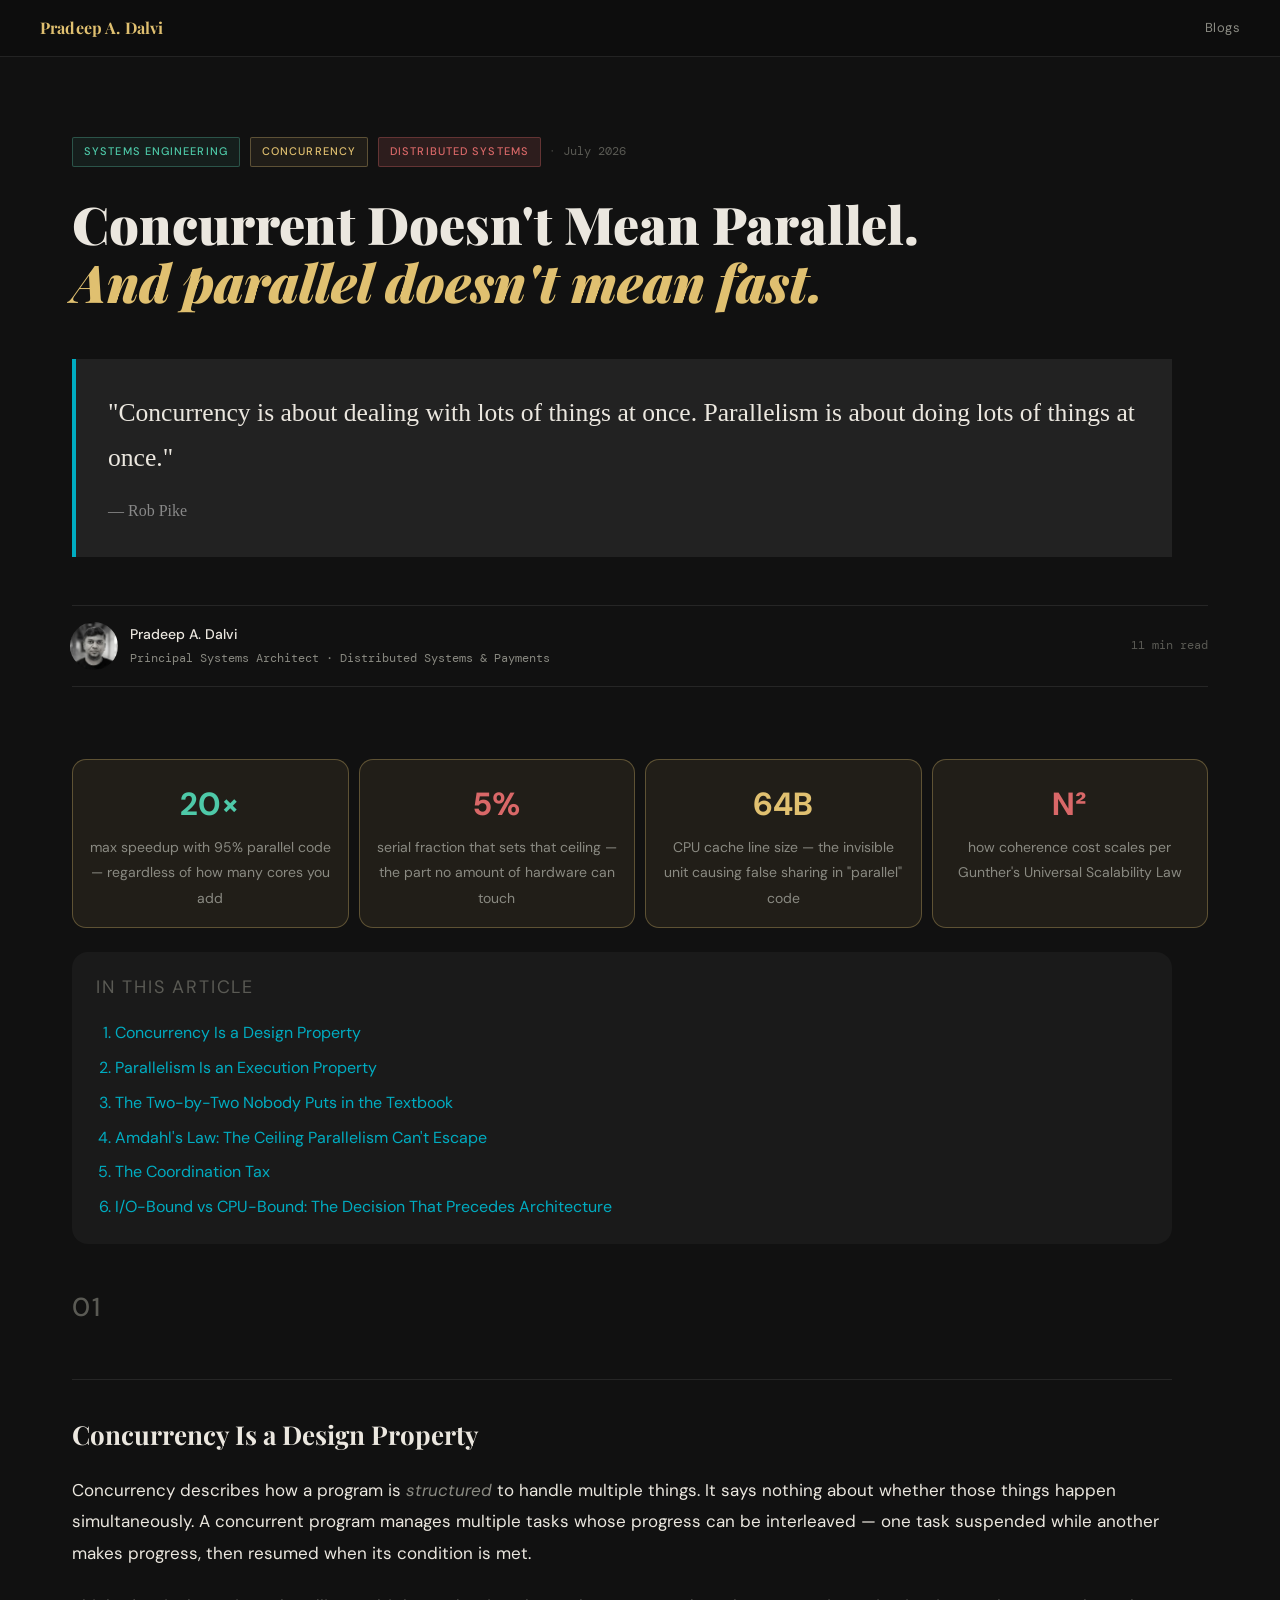
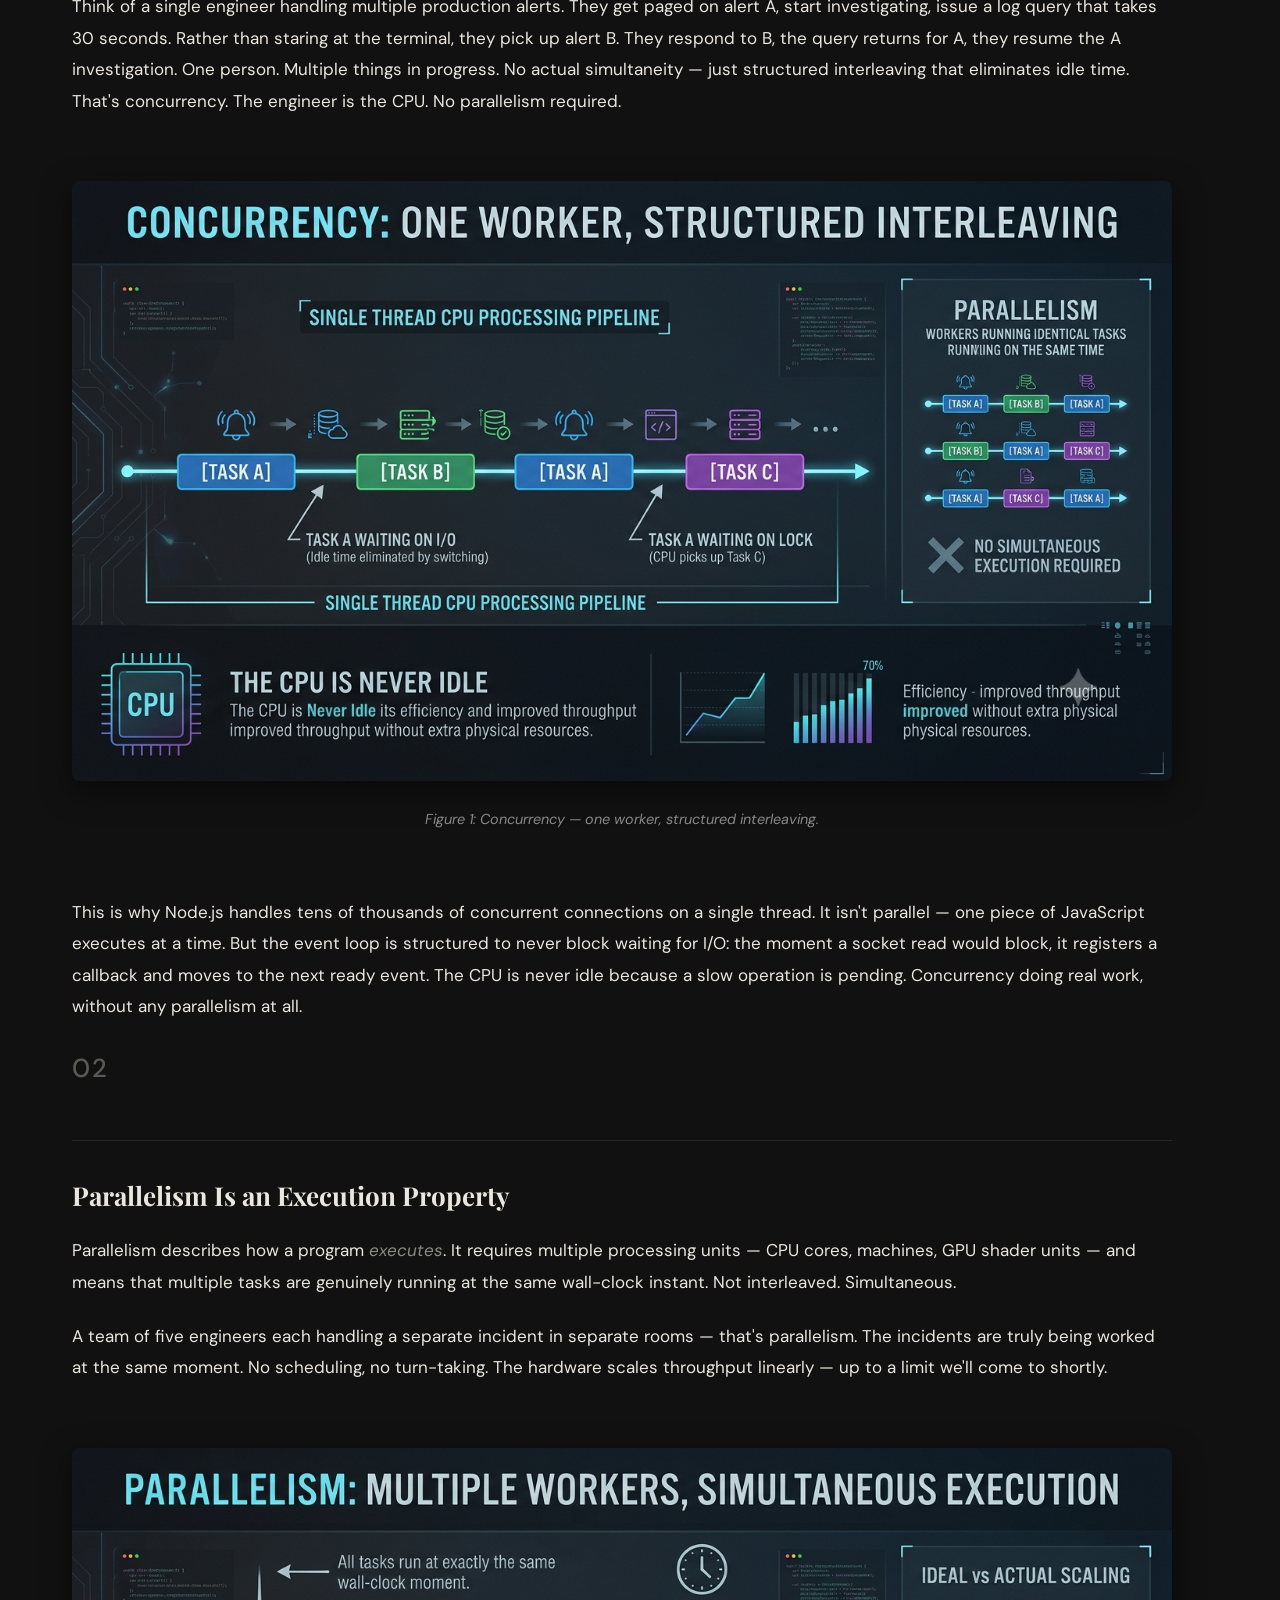
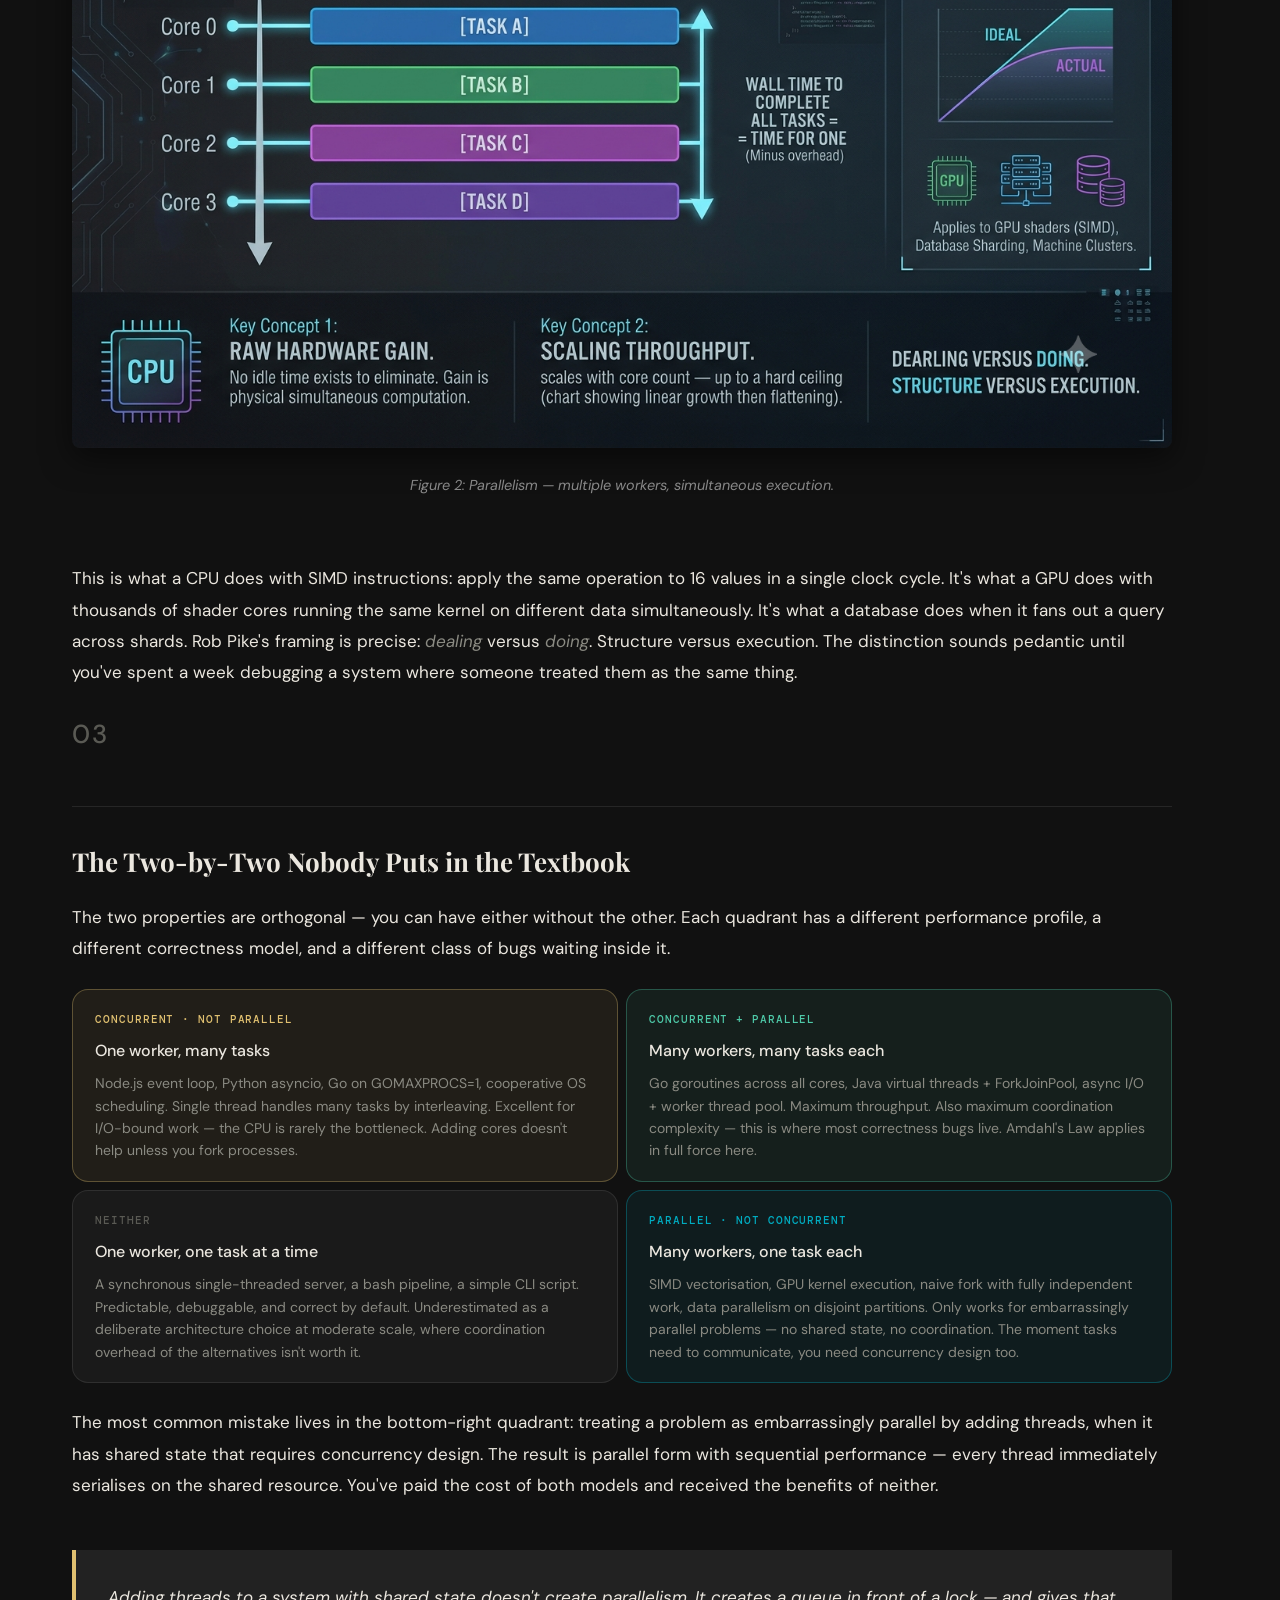
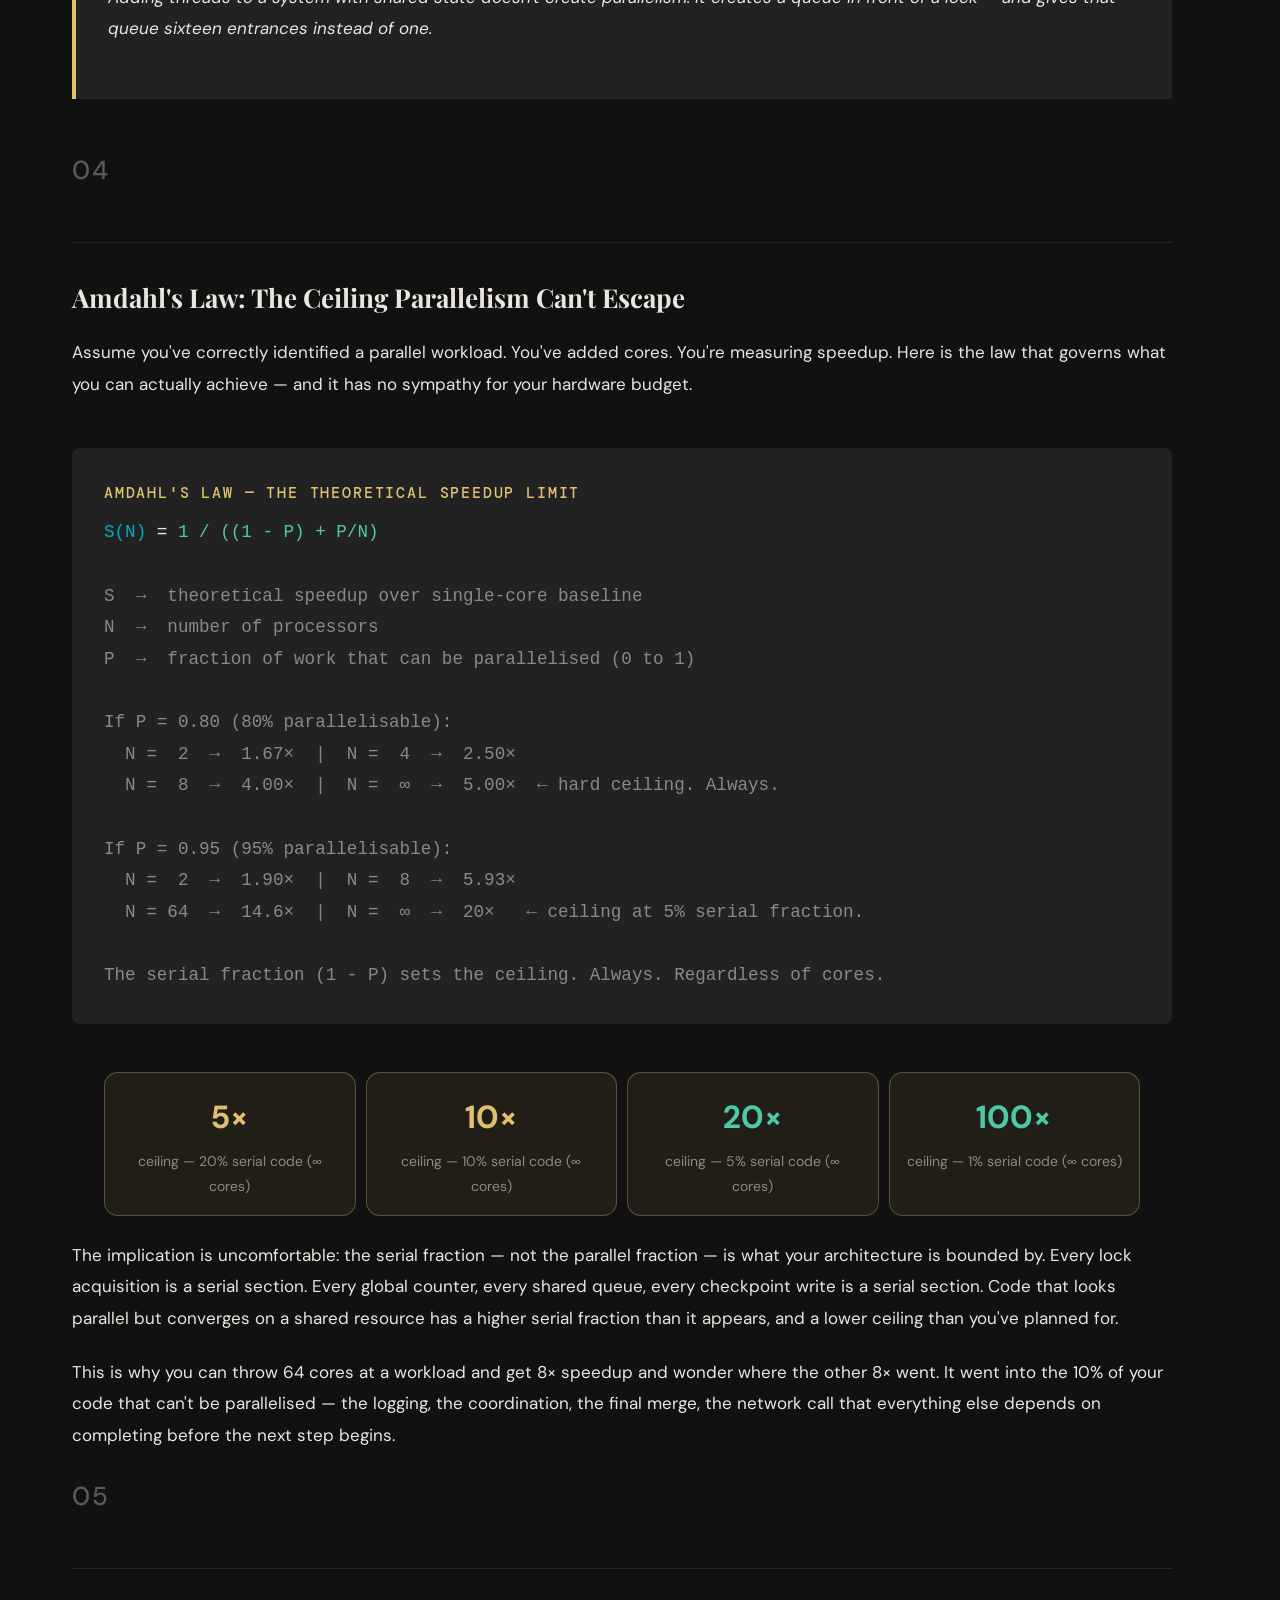
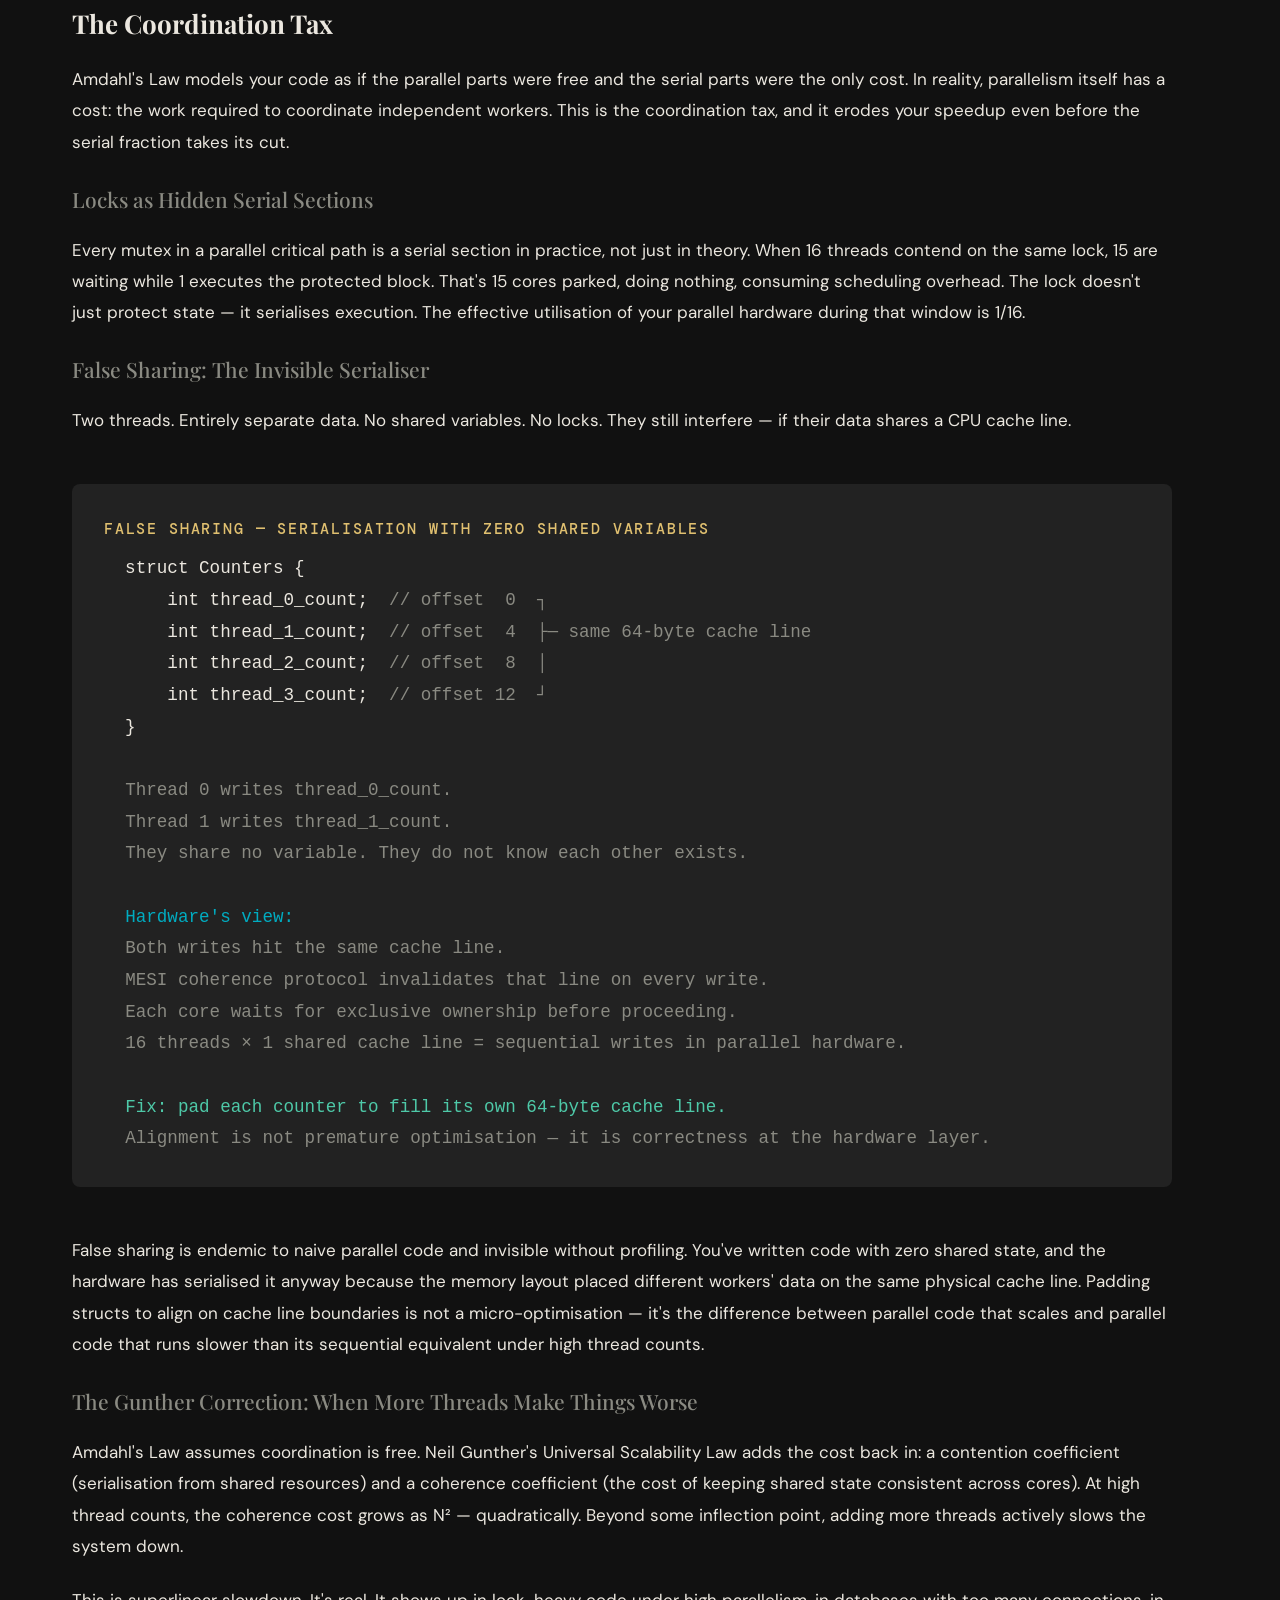
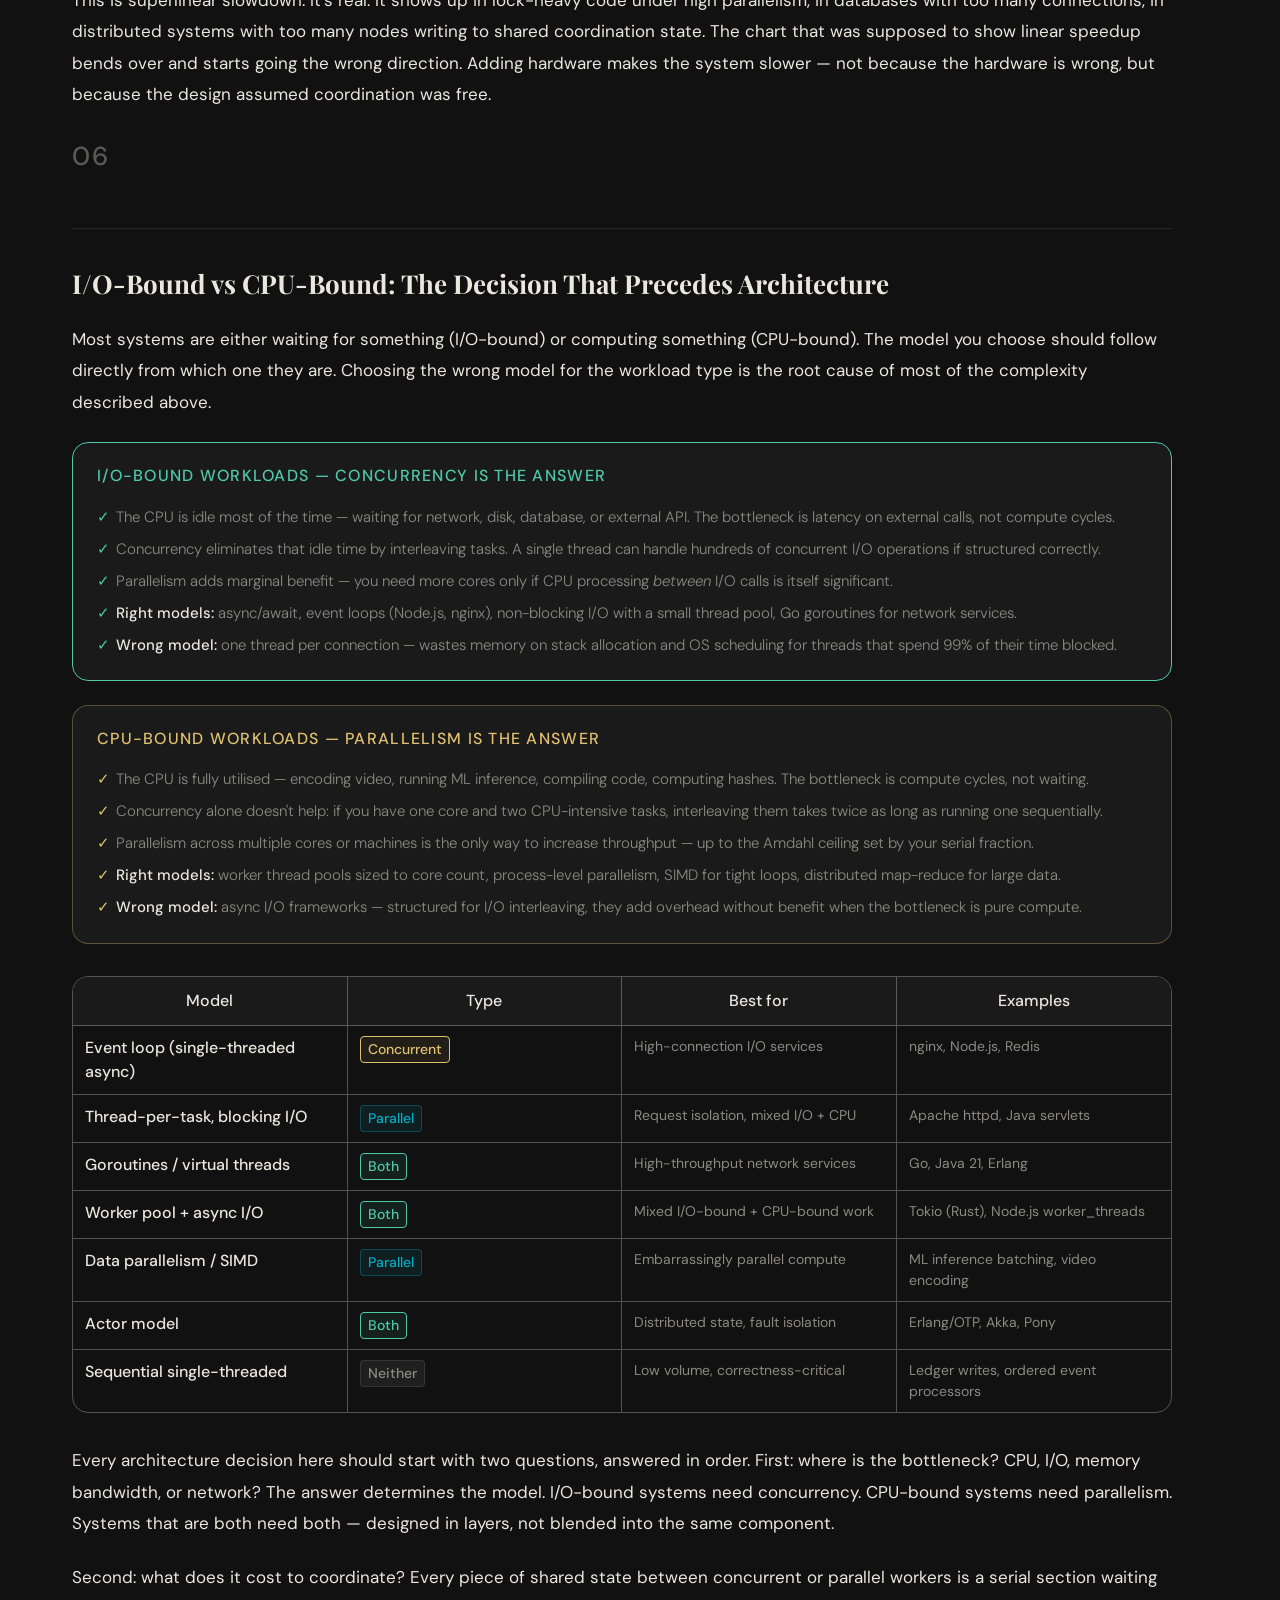
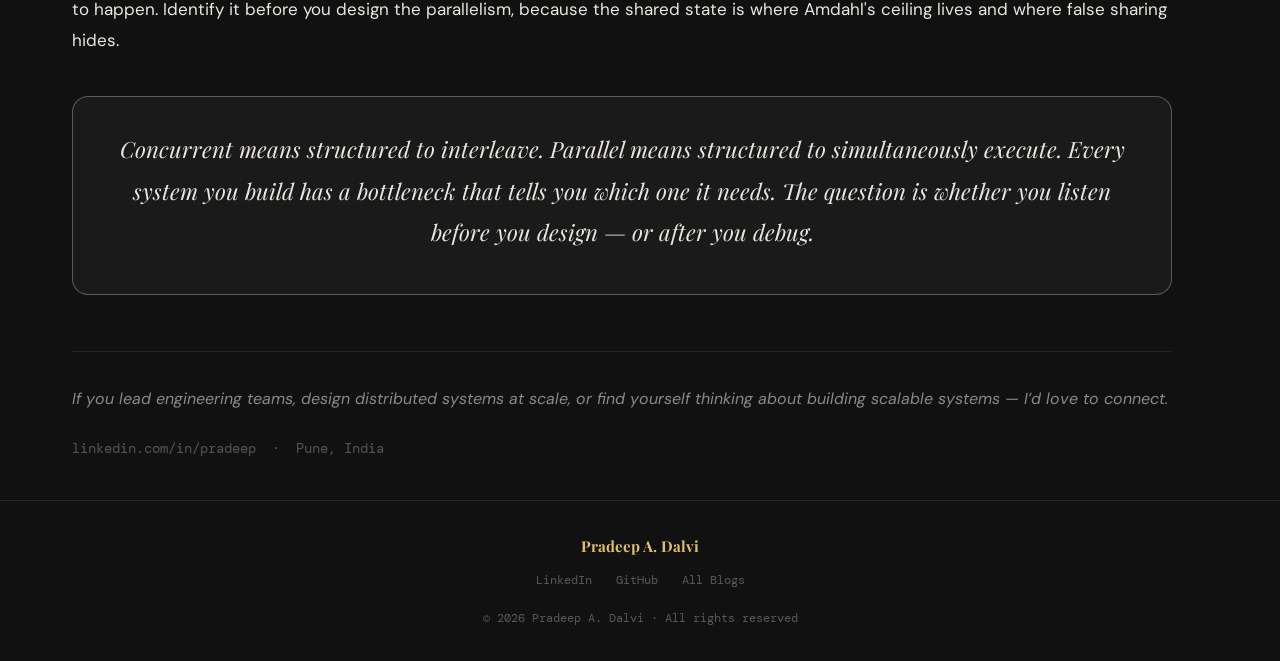
<file: blogs/concurrent-vs-parallel.html>
<!DOCTYPE html>
<html lang="en">
<head>
  <!-- Google tag (gtag.js) -->
  <script async src="https://www.googletagmanager.com/gtag/js?id=G-DQ4TX83NWC"></script>
  <script>
    window.dataLayer = window.dataLayer || [];
    function gtag(){dataLayer.push(arguments);}
    gtag('js', new Date());

    gtag('config', 'G-DQ4TX83NWC');
  </script>
  <meta charset="UTF-8">
  <meta name="viewport" content="width=device-width, initial-scale=1.0">

  <link rel="preconnect" href="https://fonts.googleapis.com">
  <link href="https://fonts.googleapis.com/css2?family=Playfair+Display:ital,wght@0,400;0,700;0,900;1,400;1,700&family=DM+Sans:wght@300;400;500&family=DM+Mono:wght@400;500&display=swap" rel="stylesheet">
  <link rel="stylesheet" type="text/css" href="/css/blogs.css">
  <link rel="icon" type="image/x-icon" href="/favicon.ico">
  <link rel="icon" type="image/png" sizes="16x16" href="/favicon-16x16.png">
  <link rel="icon" type="image/png" sizes="32x32" href="/favicon-32x32.png">
  <link rel="icon" type="image/png" sizes="48x48" href="/favicon-48x48.png">
  <link rel="manifest" href="/manifest.webmanifest" crossOrigin="use-credentials">
  <meta name="mobile-web-app-capable" content="yes">
  <meta name="theme-color" content="#fff">
  <meta name="application-name" content="Pradeep A. Dalvi">
  <link rel="apple-touch-icon" sizes="180x180" href="/apple-touch-icon-180x180.png">
  <meta name="apple-mobile-web-app-capable" content="yes">
  <meta name="apple-mobile-web-app-status-bar-style" content="black-translucent">
  <meta name="apple-mobile-web-app-title" content="Pradeep A. Dalvi">

  <title>Concurrent Doesn't Mean Parallel | Blogs — Pradeep A. Dalvi</title>
</head>
<body>

<!-- ── NAV ─────────────────────────────────────────────── -->
<header class="site-header">
  <div class="header-inner">
    <a href="/index" class="site-name">Pradeep A. Dalvi</a>
    <nav class="header-links">
      <a href="/blogs/">Blogs</a>
    </nav>
  </div>
</header>

<!-- ── HERO ─────────────────────────────────────────────── -->
<div class="hero">
  <div class="hero-tags">
    <span class="tag tag-arch">Systems Engineering</span>
    <span class="tag tag-payments">Concurrency</span>
    <span class="tag tag-resilience">Distributed Systems</span>
    <span class="tag-sep">·</span>
    <span class="tag-date">July 2026</span>
  </div>

  <h1 class="hero-title">
    Concurrent Doesn't Mean Parallel.<br>
    <em>And parallel doesn't mean fast.</em>
  </h1>

  <div class="hero-deck">
    "Concurrency is about dealing with lots of things at once. Parallelism is about doing lots of things at once."
    <cite>— Rob Pike</cite>
  </div>

  <div class="author-strip">
    <div class="avatar"><img src="/images/actor_thumbnail.jpeg" class="thumbnail" alt="PD"/></div>
    <div>
      <div class="author-name">Pradeep A. Dalvi</div>
      <div class="author-role">Principal Systems Architect · Distributed Systems &amp; Payments</div>
    </div>
    <div class="read-time">11 min read</div>
  </div>
</div>

<!-- ── STATS BAR ─────────────────────────────────────────── -->
<div class="stats-bar">
  <div class="stats-grid">
    <div class="stats-cell">
      <span class="num success">20×</span>
      <div class="label">max speedup with 95% parallel code — regardless of how many cores you add</div>
    </div>
    <div class="stats-cell">
      <span class="num danger">5%</span>
      <div class="label">serial fraction that sets that ceiling — the part no amount of hardware can touch</div>
    </div>
    <div class="stats-cell">
      <span class="num warning">64B</span>
      <div class="label">CPU cache line size — the invisible unit causing false sharing in "parallel" code</div>
    </div>
    <div class="stats-cell">
      <span class="num danger">N²</span>
      <div class="label">how coherence cost scales per Gunther's Universal Scalability Law</div>
    </div>
  </div>
</div>

<!-- ── ARTICLE ───────────────────────────────────────────── -->
<article class="article">
  <div class="prose">

    <div class="toc">
      <div class="toc-head">In this article</div>
      <ol>
        <li><a href="#s1">Concurrency Is a Design Property</a></li>
        <li><a href="#s2">Parallelism Is an Execution Property</a></li>
        <li><a href="#s3">The Two-by-Two Nobody Puts in the Textbook</a></li>
        <li><a href="#s4">Amdahl's Law: The Ceiling Parallelism Can't Escape</a></li>
        <li><a href="#s5">The Coordination Tax</a></li>
        <li><a href="#s6">I/O-Bound vs CPU-Bound: The Decision That Precedes Architecture</a></li>
      </ol>
    </div>

    <!-- ── 01 ───────────────────────────────────────────── -->
    <div class="section-accent"><span class="section-num">01</span></div>
    <h2 class="section-heading" id="s1">Concurrency Is a Design Property</h2>

    <p>Concurrency describes how a program is <em>structured</em> to handle multiple things. It says nothing about whether those things happen simultaneously. A concurrent program manages multiple tasks whose progress can be interleaved — one task suspended while another makes progress, then resumed when its condition is met.</p>

    <p>Think of a single engineer handling multiple production alerts. They get paged on alert A, start investigating, issue a log query that takes 30 seconds. Rather than staring at the terminal, they pick up alert B. They respond to B, the query returns for A, they resume the A investigation. One person. Multiple things in progress. No actual simultaneity — just structured interleaving that eliminates idle time. That's concurrency. The engineer is the CPU. No parallelism required.</p>

    <figure>
      <img src="/images/concurrency.png" alt="Infographic illustrating Concurrency — one worker, structured interleaving.">
      <figcaption>Figure 1: Concurrency — one worker, structured interleaving.</figcaption>
    </figure>

    <p>This is why Node.js handles tens of thousands of concurrent connections on a single thread. It isn't parallel — one piece of JavaScript executes at a time. But the event loop is structured to never block waiting for I/O: the moment a socket read would block, it registers a callback and moves to the next ready event. The CPU is never idle because a slow operation is pending. Concurrency doing real work, without any parallelism at all.</p>

    <!-- ── 02 ───────────────────────────────────────────── -->
    <div class="section-accent"><span class="section-num">02</span></div>
    <h2 class="section-heading" id="s2">Parallelism Is an Execution Property</h2>

    <p>Parallelism describes how a program <em>executes</em>. It requires multiple processing units — CPU cores, machines, GPU shader units — and means that multiple tasks are genuinely running at the same wall-clock instant. Not interleaved. Simultaneous.</p>

    <p>A team of five engineers each handling a separate incident in separate rooms — that's parallelism. The incidents are truly being worked at the same moment. No scheduling, no turn-taking. The hardware scales throughput linearly — up to a limit we'll come to shortly.</p>

    <figure>
      <img src="/images/parallelism.png" alt="Infographic illustrating Parallelism — multiple workers, simultaneous execution.">
      <figcaption>Figure 2: Parallelism — multiple workers, simultaneous execution.</figcaption>
    </figure>

    <p>This is what a CPU does with SIMD instructions: apply the same operation to 16 values in a single clock cycle. It's what a GPU does with thousands of shader cores running the same kernel on different data simultaneously. It's what a database does when it fans out a query across shards. Rob Pike's framing is precise: <em>dealing</em> versus <em>doing</em>. Structure versus execution. The distinction sounds pedantic until you've spent a week debugging a system where someone treated them as the same thing.</p>

    <!-- ── 03 ───────────────────────────────────────────── -->
    <div class="section-accent"><span class="section-num">03</span></div>
    <h2 class="section-heading" id="s3">The Two-by-Two Nobody Puts in the Textbook</h2>

    <p>The two properties are orthogonal — you can have either without the other. Each quadrant has a different performance profile, a different correctness model, and a different class of bugs waiting inside it.</p>

    <div class="quad-grid">
      <div class="quad qc">
        <span class="quad-tag">Concurrent · Not Parallel</span>
        <h4>One worker, many tasks</h4>
        <p>Node.js event loop, Python asyncio, Go on GOMAXPROCS=1, cooperative OS scheduling. Single thread handles many tasks by interleaving. Excellent for I/O-bound work — the CPU is rarely the bottleneck. Adding cores doesn't help unless you fork processes.</p>
      </div>
      <div class="quad qcp">
        <span class="quad-tag">Concurrent + Parallel</span>
        <h4>Many workers, many tasks each</h4>
        <p>Go goroutines across all cores, Java virtual threads + ForkJoinPool, async I/O + worker thread pool. Maximum throughput. Also maximum coordination complexity — this is where most correctness bugs live. Amdahl's Law applies in full force here.</p>
      </div>
      <div class="quad qn">
        <span class="quad-tag">Neither</span>
        <h4>One worker, one task at a time</h4>
        <p>A synchronous single-threaded server, a bash pipeline, a simple CLI script. Predictable, debuggable, and correct by default. Underestimated as a deliberate architecture choice at moderate scale, where coordination overhead of the alternatives isn't worth it.</p>
      </div>
      <div class="quad qp">
        <span class="quad-tag">Parallel · Not Concurrent</span>
        <h4>Many workers, one task each</h4>
        <p>SIMD vectorisation, GPU kernel execution, naive fork with fully independent work, data parallelism on disjoint partitions. Only works for embarrassingly parallel problems — no shared state, no coordination. The moment tasks need to communicate, you need concurrency design too.</p>
      </div>
    </div>

    <p>The most common mistake lives in the bottom-right quadrant: treating a problem as embarrassingly parallel by adding threads, when it has shared state that requires concurrency design. The result is parallel form with sequential performance — every thread immediately serialises on the shared resource. You've paid the cost of both models and received the benefits of neither.</p>

    <blockquote>
      <p>Adding threads to a system with shared state doesn't create parallelism. It creates a queue in front of a lock — and gives that queue sixteen entrances instead of one.</p>
    </blockquote>

    <!-- ── 04 ───────────────────────────────────────────── -->
    <div class="section-accent"><span class="section-num">04</span></div>
    <h2 class="section-heading" id="s4">Amdahl's Law: The Ceiling Parallelism Can't Escape</h2>

    <p>Assume you've correctly identified a parallel workload. You've added cores. You're measuring speedup. Here is the law that governs what you can actually achieve — and it has no sympathy for your hardware budget.</p>

    <div class="visualization">
      <span class="viz-label">Amdahl's Law — the theoretical speedup limit</span>
      <pre>
<span class="kw">S(N)</span> = <span class="vl">1 / ((1 - P) + P/N)</span>

<span class="c">S  →  theoretical speedup over single-core baseline</span>
<span class="c">N  →  number of processors</span>
<span class="c">P  →  fraction of work that can be parallelised (0 to 1)</span>

<span class="c">If P = 0.80 (80% parallelisable):</span>
<span class="c">  N =  2  →  1.67×  |  N =  4  →  2.50×</span>
<span class="c">  N =  8  →  4.00×  |  N =  ∞  →  5.00×  ← hard ceiling. Always.</span>

<span class="c">If P = 0.95 (95% parallelisable):</span>
<span class="c">  N =  2  →  1.90×  |  N =  8  →  5.93×</span>
<span class="c">  N = 64  →  14.6×  |  N =  ∞  →  20×   ← ceiling at 5% serial fraction.</span>

<span class="c">The serial fraction (1 - P) sets the ceiling. Always. Regardless of cores.</span></pre>
    </div>

    <div class="stats-bar">
      <div class="stats-grid">
        <div class="stats-cell"><span class="num warning">5×</span><div class="label">ceiling — 20% serial code (∞ cores)</div></div>
        <div class="stats-cell"><span class="num warning">10×</span><div class="label">ceiling — 10% serial code (∞ cores)</div></div>
        <div class="stats-cell"><span class="num success">20×</span><div class="label">ceiling — 5% serial code (∞ cores)</div></div>
        <div class="stats-cell"><span class="num success">100×</span><div class="label">ceiling — 1% serial code (∞ cores)</div></div>
      </div>
    </div>

    <p>The implication is uncomfortable: the serial fraction — not the parallel fraction — is what your architecture is bounded by. Every lock acquisition is a serial section. Every global counter, every shared queue, every checkpoint write is a serial section. Code that looks parallel but converges on a shared resource has a higher serial fraction than it appears, and a lower ceiling than you've planned for.</p>

    <p>This is why you can throw 64 cores at a workload and get 8× speedup and wonder where the other 8× went. It went into the 10% of your code that can't be parallelised — the logging, the coordination, the final merge, the network call that everything else depends on completing before the next step begins.</p>

    <!-- ── 05 ───────────────────────────────────────────── -->
    <div class="section-accent"><span class="section-num">05</span></div>
    <h2 class="section-heading" id="s5">The Coordination Tax</h2>

    <p>Amdahl's Law models your code as if the parallel parts were free and the serial parts were the only cost. In reality, parallelism itself has a cost: the work required to coordinate independent workers. This is the coordination tax, and it erodes your speedup even before the serial fraction takes its cut.</p>

    <h3 class="section-subheading">Locks as Hidden Serial Sections</h3>

    <p>Every mutex in a parallel critical path is a serial section in practice, not just in theory. When 16 threads contend on the same lock, 15 are waiting while 1 executes the protected block. That's 15 cores parked, doing nothing, consuming scheduling overhead. The lock doesn't just protect state — it serialises execution. The effective utilisation of your parallel hardware during that window is 1/16.</p>

    <h3 class="section-subheading">False Sharing: The Invisible Serialiser</h3>

    <p>Two threads. Entirely separate data. No shared variables. No locks. They still interfere — if their data shares a CPU cache line.</p>

    <div class="visualization">
      <span class="viz-label">False sharing — serialisation with zero shared variables</span>
      <pre>
  struct Counters {
      int thread_0_count;  <span class="c">// offset  0  ┐</span>
      int thread_1_count;  <span class="c">// offset  4  ├─ same 64-byte cache line</span>
      int thread_2_count;  <span class="c">// offset  8  │</span>
      int thread_3_count;  <span class="c">// offset 12  ┘</span>
  }

  <span class="c">Thread 0 writes thread_0_count.</span>
  <span class="c">Thread 1 writes thread_1_count.</span>
  <span class="c">They share no variable. They do not know each other exists.</span>

  <span class="hl">Hardware's view:</span>
  <span class="c">Both writes hit the same cache line.</span>
  <span class="c">MESI coherence protocol invalidates that line on every write.</span>
  <span class="c">Each core waits for exclusive ownership before proceeding.</span>
  <span class="c">16 threads × 1 shared cache line = sequential writes in parallel hardware.</span>

  <span class="vl">Fix: pad each counter to fill its own 64-byte cache line.</span>
  <span class="c">Alignment is not premature optimisation — it is correctness at the hardware layer.</span></pre>
    </div>

    <p>False sharing is endemic to naive parallel code and invisible without profiling. You've written code with zero shared state, and the hardware has serialised it anyway because the memory layout placed different workers' data on the same physical cache line. Padding structs to align on cache line boundaries is not a micro-optimisation — it's the difference between parallel code that scales and parallel code that runs slower than its sequential equivalent under high thread counts.</p>

    <h3 class="section-subheading">The Gunther Correction: When More Threads Make Things Worse</h3>

    <p>Amdahl's Law assumes coordination is free. Neil Gunther's Universal Scalability Law adds the cost back in: a contention coefficient (serialisation from shared resources) and a coherence coefficient (the cost of keeping shared state consistent across cores). At high thread counts, the coherence cost grows as N² — quadratically. Beyond some inflection point, adding more threads actively slows the system down.</p>

    <p>This is superlinear slowdown. It's real. It shows up in lock-heavy code under high parallelism, in databases with too many connections, in distributed systems with too many nodes writing to shared coordination state. The chart that was supposed to show linear speedup bends over and starts going the wrong direction. Adding hardware makes the system slower — not because the hardware is wrong, but because the design assumed coordination was free.</p>

    <!-- ── 06 ───────────────────────────────────────────── -->
    <div class="section-accent"><span class="section-num">06</span></div>
    <h2 class="section-heading" id="s6">I/O-Bound vs CPU-Bound: The Decision That Precedes Architecture</h2>

    <p>Most systems are either waiting for something (I/O-bound) or computing something (CPU-bound). The model you choose should follow directly from which one they are. Choosing the wrong model for the workload type is the root cause of most of the complexity described above.</p>

    <div class="callout">
      <div class="callout-head">I/O-Bound workloads — concurrency is the answer</div>
      <ul>
        <li>The CPU is idle most of the time — waiting for network, disk, database, or external API. The bottleneck is latency on external calls, not compute cycles.</li>
        <li>Concurrency eliminates that idle time by interleaving tasks. A single thread can handle hundreds of concurrent I/O operations if structured correctly.</li>
        <li>Parallelism adds marginal benefit — you need more cores only if CPU processing <em>between</em> I/O calls is itself significant.</li>
        <li><strong>Right models:</strong> async/await, event loops (Node.js, nginx), non-blocking I/O with a small thread pool, Go goroutines for network services.</li>
        <li><strong>Wrong model:</strong> one thread per connection — wastes memory on stack allocation and OS scheduling for threads that spend 99% of their time blocked.</li>
      </ul>
    </div>

    <div class="callout warning">
      <div class="callout-head">CPU-Bound workloads — parallelism is the answer</div>
      <ul>
        <li>The CPU is fully utilised — encoding video, running ML inference, compiling code, computing hashes. The bottleneck is compute cycles, not waiting.</li>
        <li>Concurrency alone doesn't help: if you have one core and two CPU-intensive tasks, interleaving them takes twice as long as running one sequentially.</li>
        <li>Parallelism across multiple cores or machines is the only way to increase throughput — up to the Amdahl ceiling set by your serial fraction.</li>
        <li><strong>Right models:</strong> worker thread pools sized to core count, process-level parallelism, SIMD for tight loops, distributed map-reduce for large data.</li>
        <li><strong>Wrong model:</strong> async I/O frameworks — structured for I/O interleaving, they add overhead without benefit when the bottleneck is pure compute.</li>
      </ul>
    </div>

    <div class="matrix">
      <div class="matrix-header">
        <div>Model</div>
        <div>Type</div>
        <div>Best for</div>
        <div>Examples</div>
      </div>
      <div class="matrix-row">
        <div class="label">Event loop (single-threaded async)</div>
        <div><span class="badge badge-warn">Concurrent</span></div>
        <div>High-connection I/O services</div>
        <div>nginx, Node.js, Redis</div>
      </div>
      <div class="matrix-row">
        <div class="label">Thread-per-task, blocking I/O</div>
        <div><span class="badge-info">Parallel</span></div>
        <div>Request isolation, mixed I/O + CPU</div>
        <div>Apache httpd, Java servlets</div>
      </div>
      <div class="matrix-row">
        <div class="label">Goroutines / virtual threads</div>
        <div><span class="badge badge-success">Both</span></div>
        <div>High-throughput network services</div>
        <div>Go, Java 21, Erlang</div>
      </div>
      <div class="matrix-row">
        <div class="label">Worker pool + async I/O</div>
        <div><span class="badge badge-success">Both</span></div>
        <div>Mixed I/O-bound + CPU-bound work</div>
        <div>Tokio (Rust), Node.js worker_threads</div>
      </div>
      <div class="matrix-row">
        <div class="label">Data parallelism / SIMD</div>
        <div><span class="badge-info">Parallel</span></div>
        <div>Embarrassingly parallel compute</div>
        <div>ML inference batching, video encoding</div>
      </div>
      <div class="matrix-row">
        <div class="label">Actor model</div>
        <div><span class="badge badge-success">Both</span></div>
        <div>Distributed state, fault isolation</div>
        <div>Erlang/OTP, Akka, Pony</div>
      </div>
      <div class="matrix-row">
        <div class="label">Sequential single-threaded</div>
        <div><span class="badge-muted">Neither</span></div>
        <div>Low volume, correctness-critical</div>
        <div>Ledger writes, ordered event processors</div>
      </div>
    </div>

    <p>Every architecture decision here should start with two questions, answered in order. First: where is the bottleneck? CPU, I/O, memory bandwidth, or network? The answer determines the model. I/O-bound systems need concurrency. CPU-bound systems need parallelism. Systems that are both need both — designed in layers, not blended into the same component.</p>

    <p>Second: what does it cost to coordinate? Every piece of shared state between concurrent or parallel workers is a serial section waiting to happen. Identify it before you design the parallelism, because the shared state is where Amdahl's ceiling lives and where false sharing hides.</p>

    <div class="closing-banner">
      <p>Concurrent means structured to interleave. Parallel means structured to simultaneously execute. Every system you build has a bottleneck that tells you which one it needs. The question is whether you listen before you design — or after you debug.</p>
    </div>

    <div class="closing-section">
      <p>If you lead engineering teams, design distributed systems at scale, or find yourself thinking about building scalable systems — I&rsquo;d love to connect.</p>
      <p style="font-style:normal; font-size:14px; color: #555550; font-family:  var(--font-mono);">linkedin.com/in/pradeep &nbsp;·&nbsp; Pune, India</p>
    </div>
  </div>
</article>

<!-- ── FOOTER ─────────────────────────────────────────────── -->
<footer class="site-footer">
  <div class="footer-inner">
    <div class="footer-name">Pradeep A. Dalvi</div>
    <div class="footer-links">
      <a href="https://linkedin.com/in/pradeep">LinkedIn</a>
      <a href="https://github.com/pradeepdalvi">GitHub</a>
      <a href="https://pradeepdalvi.com/blogs/">All Blogs</a>
    </div>
    <div class="footer-copy">© 2026 Pradeep A. Dalvi · All rights reserved</div>
  </div>
</footer>

</body>
</html>
</file>
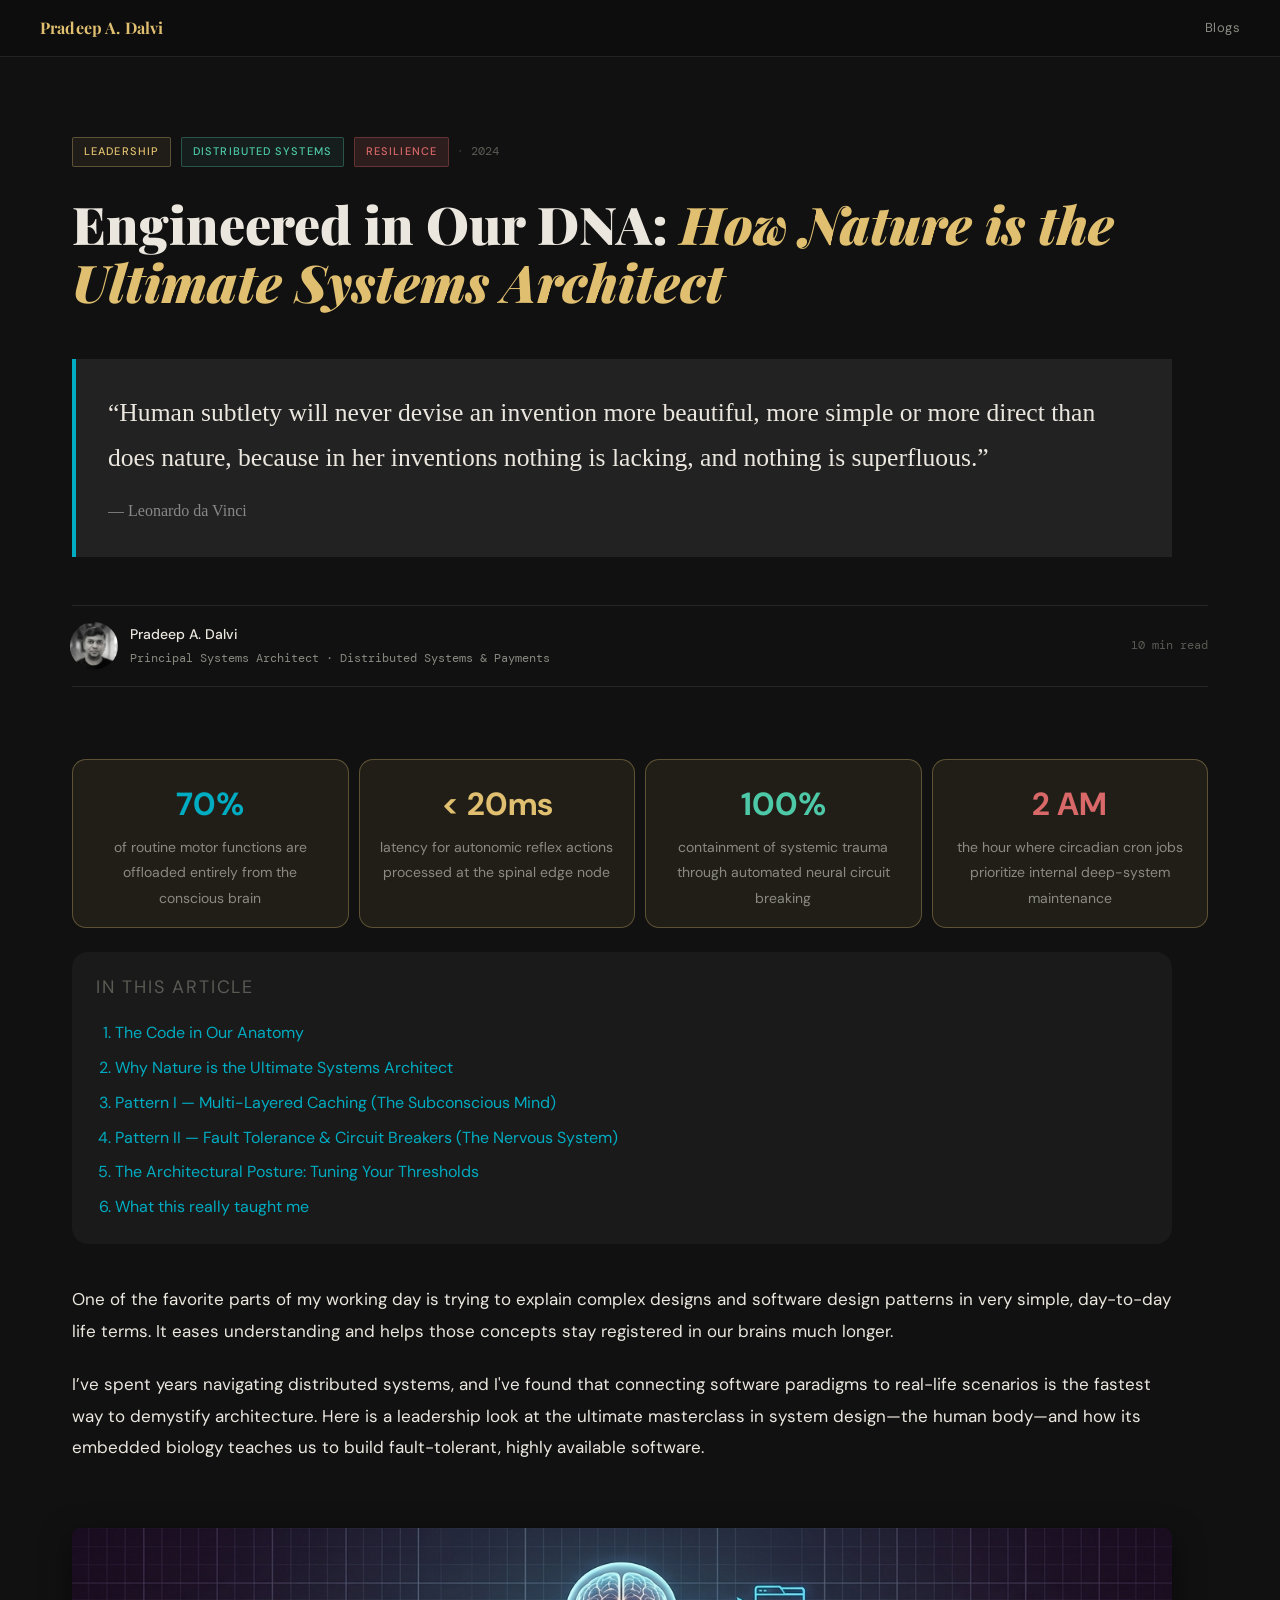
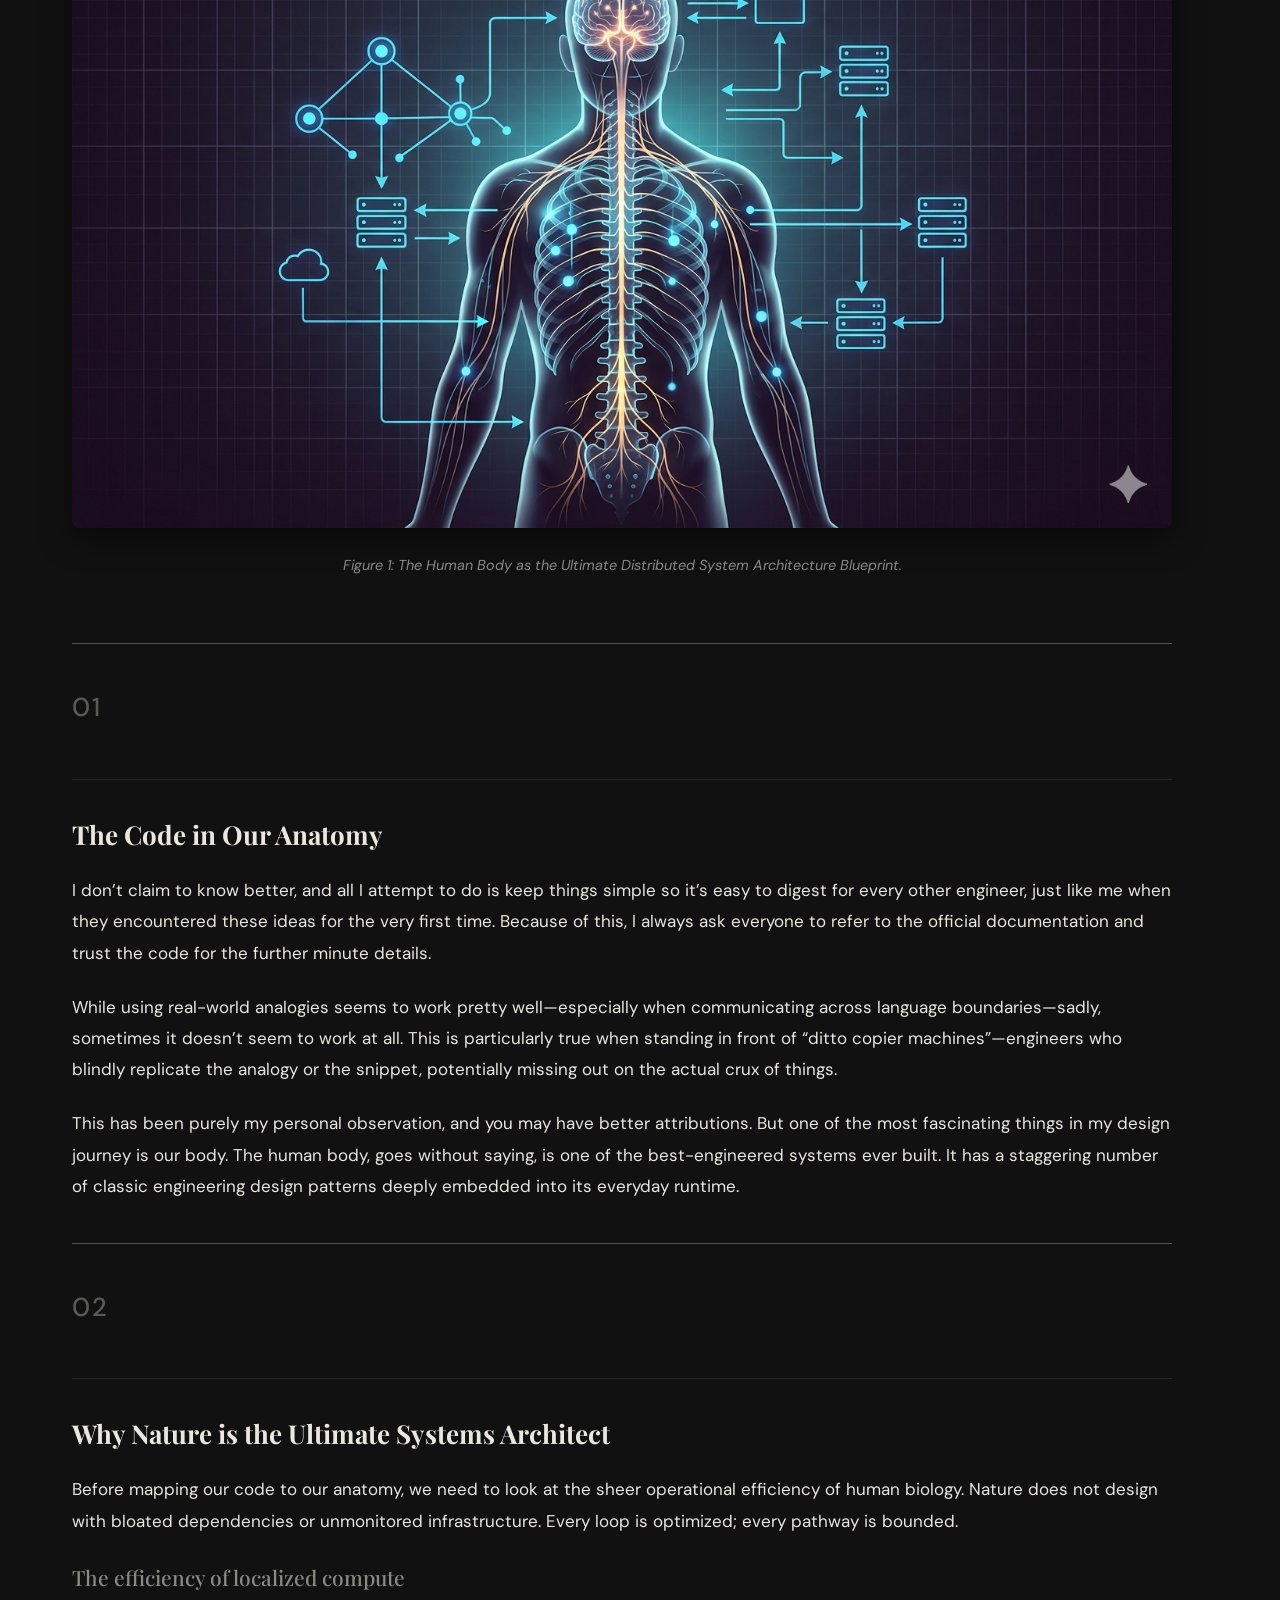
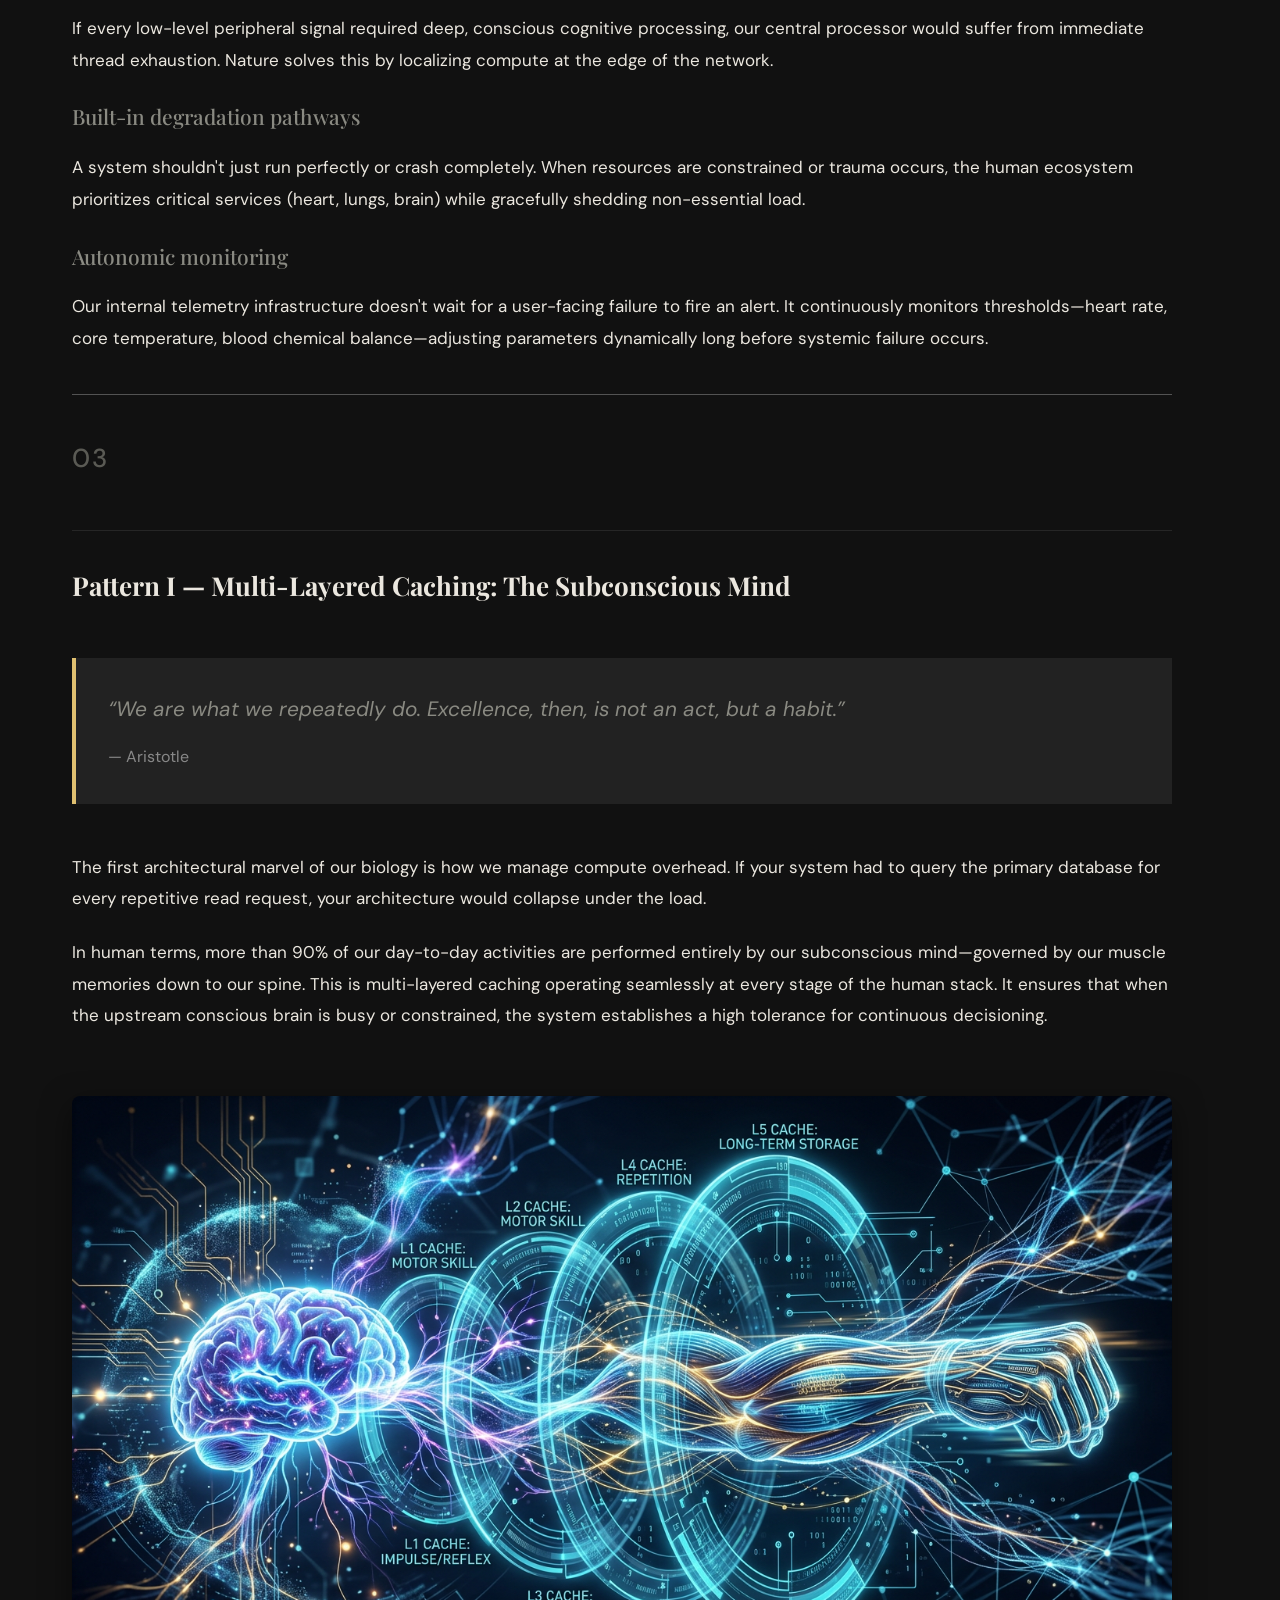
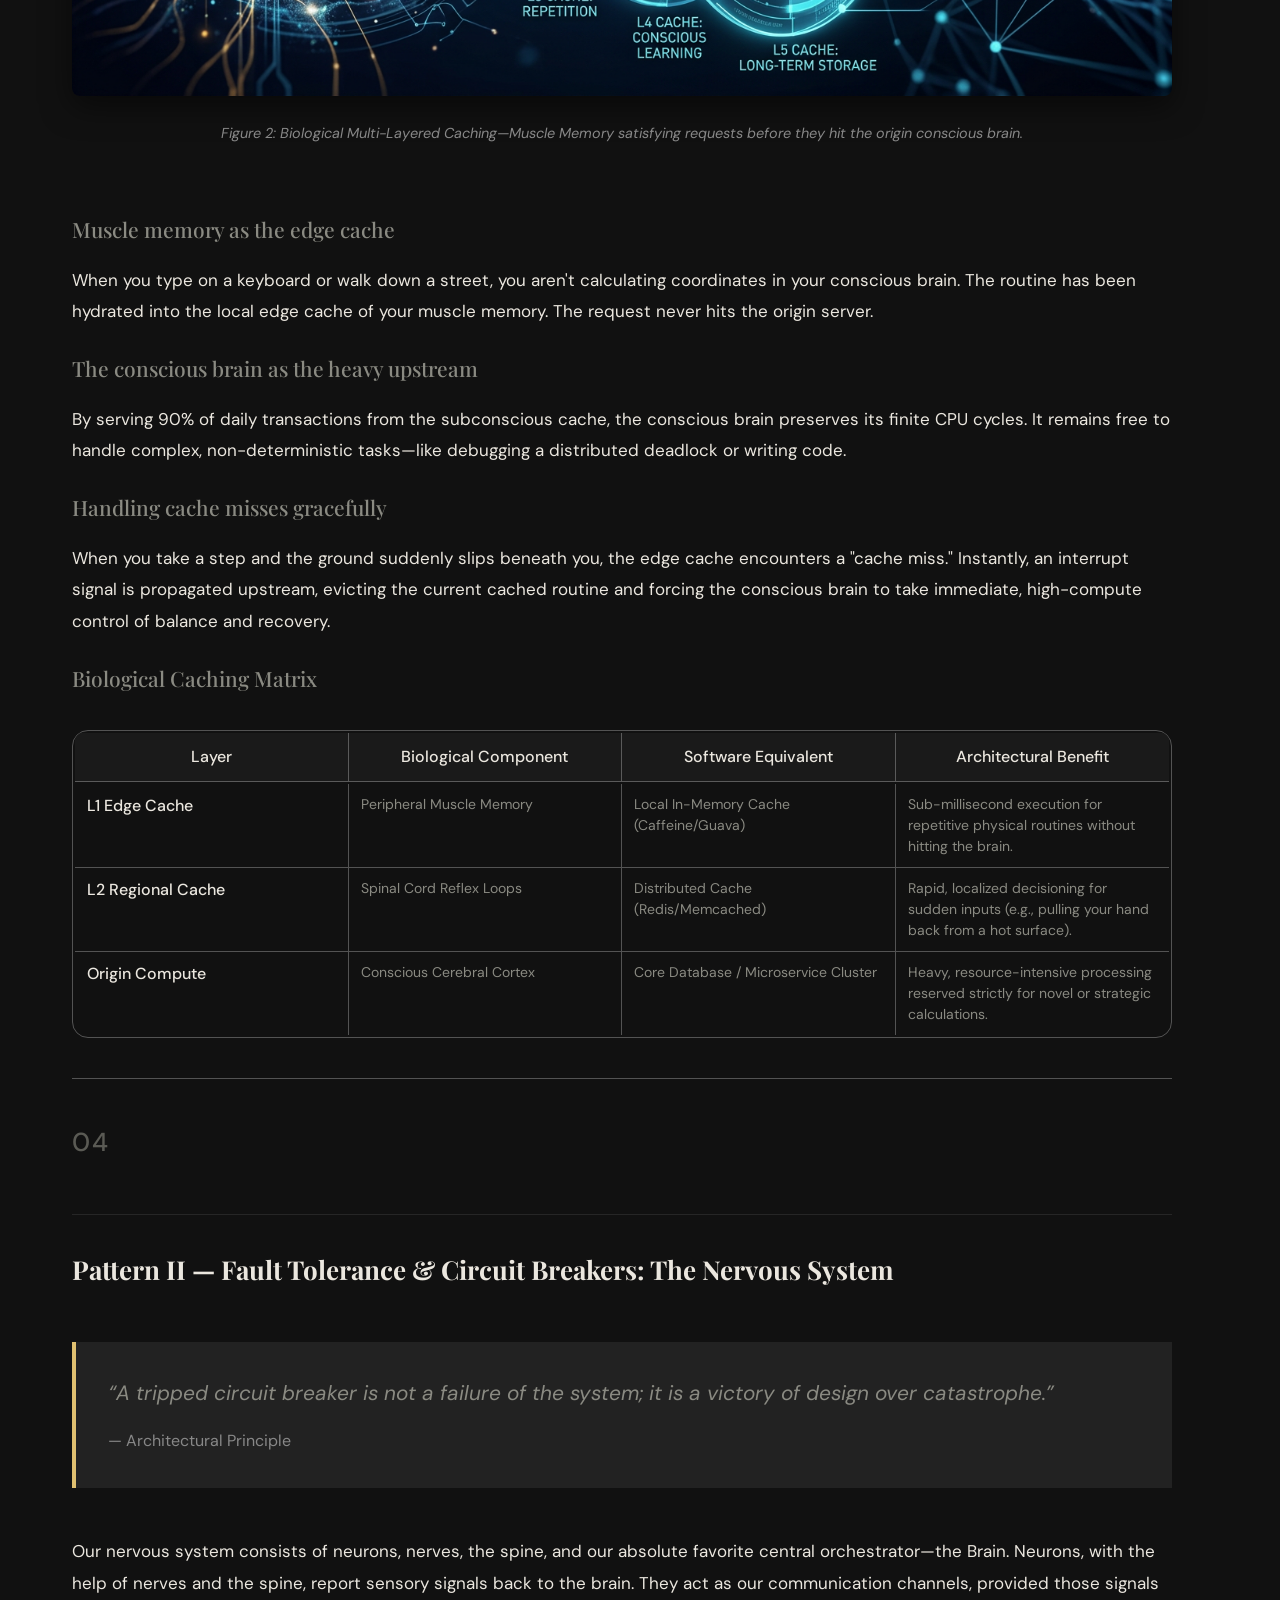
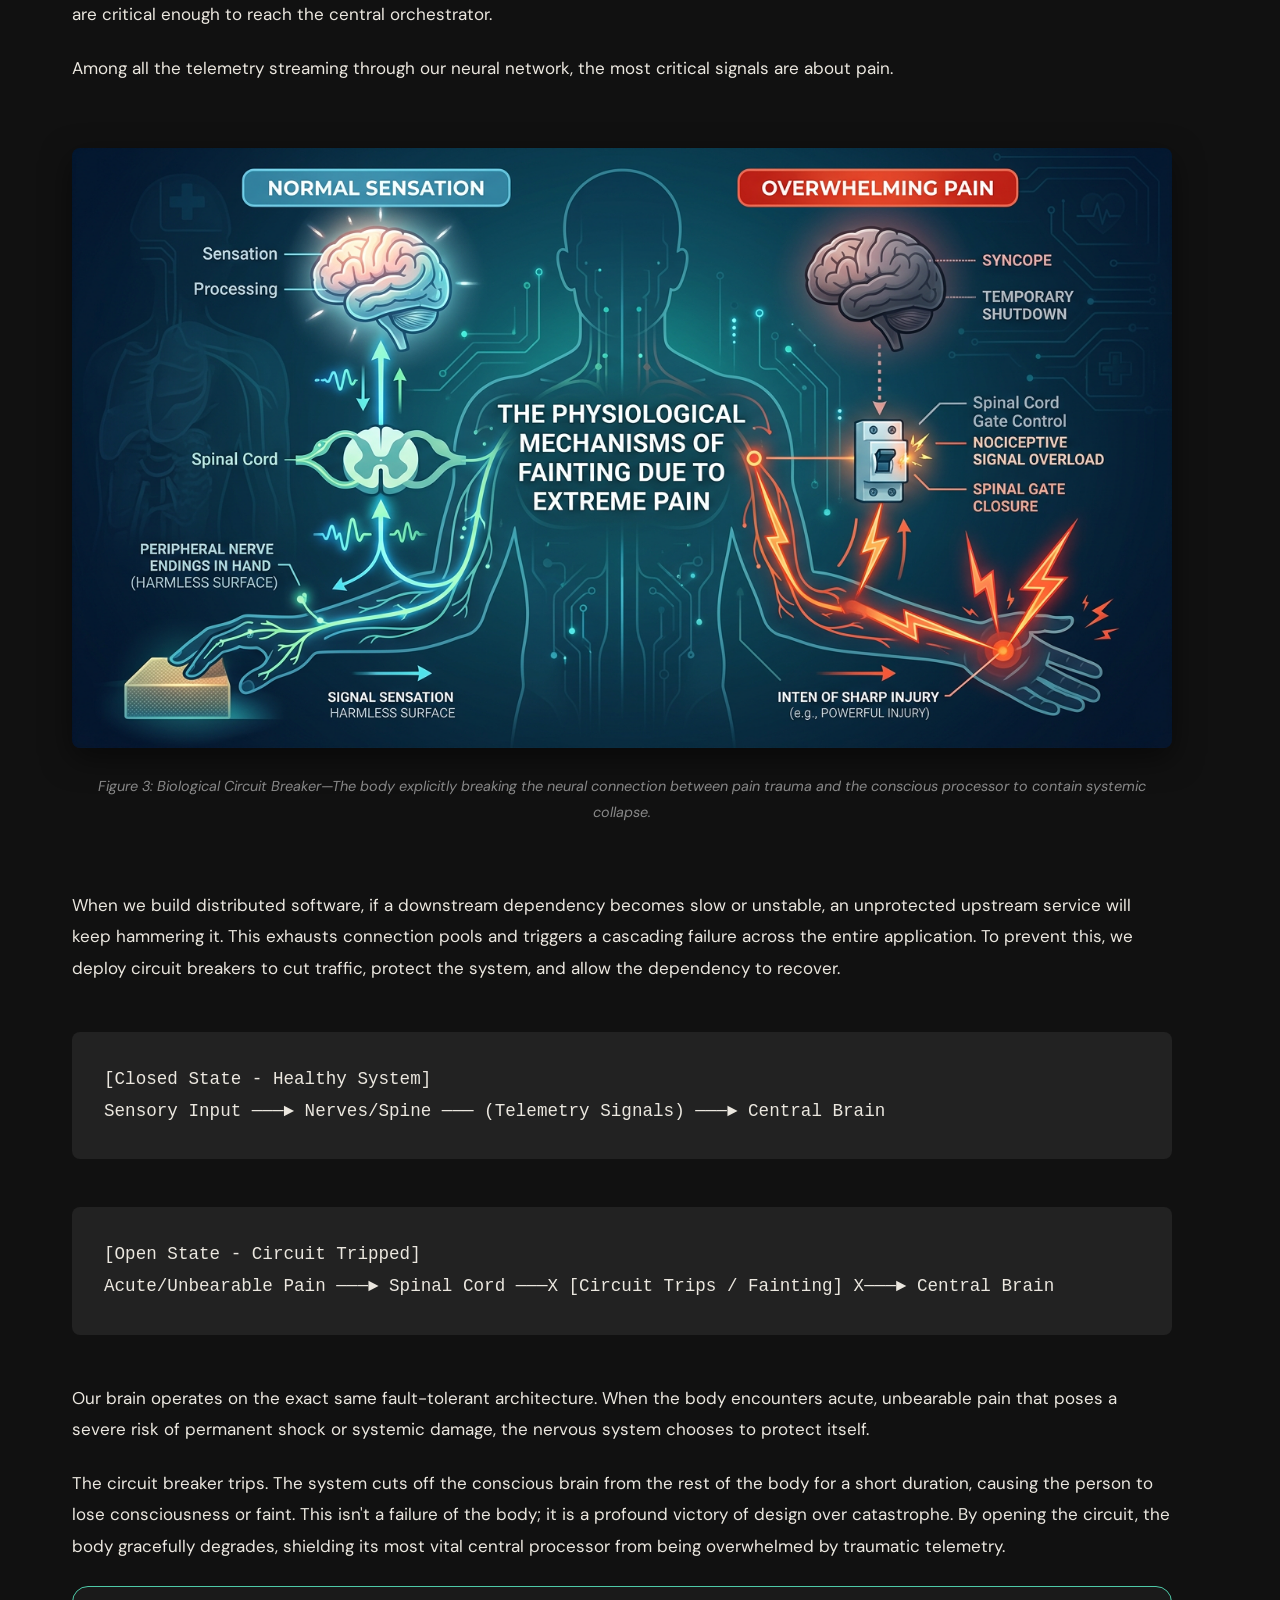
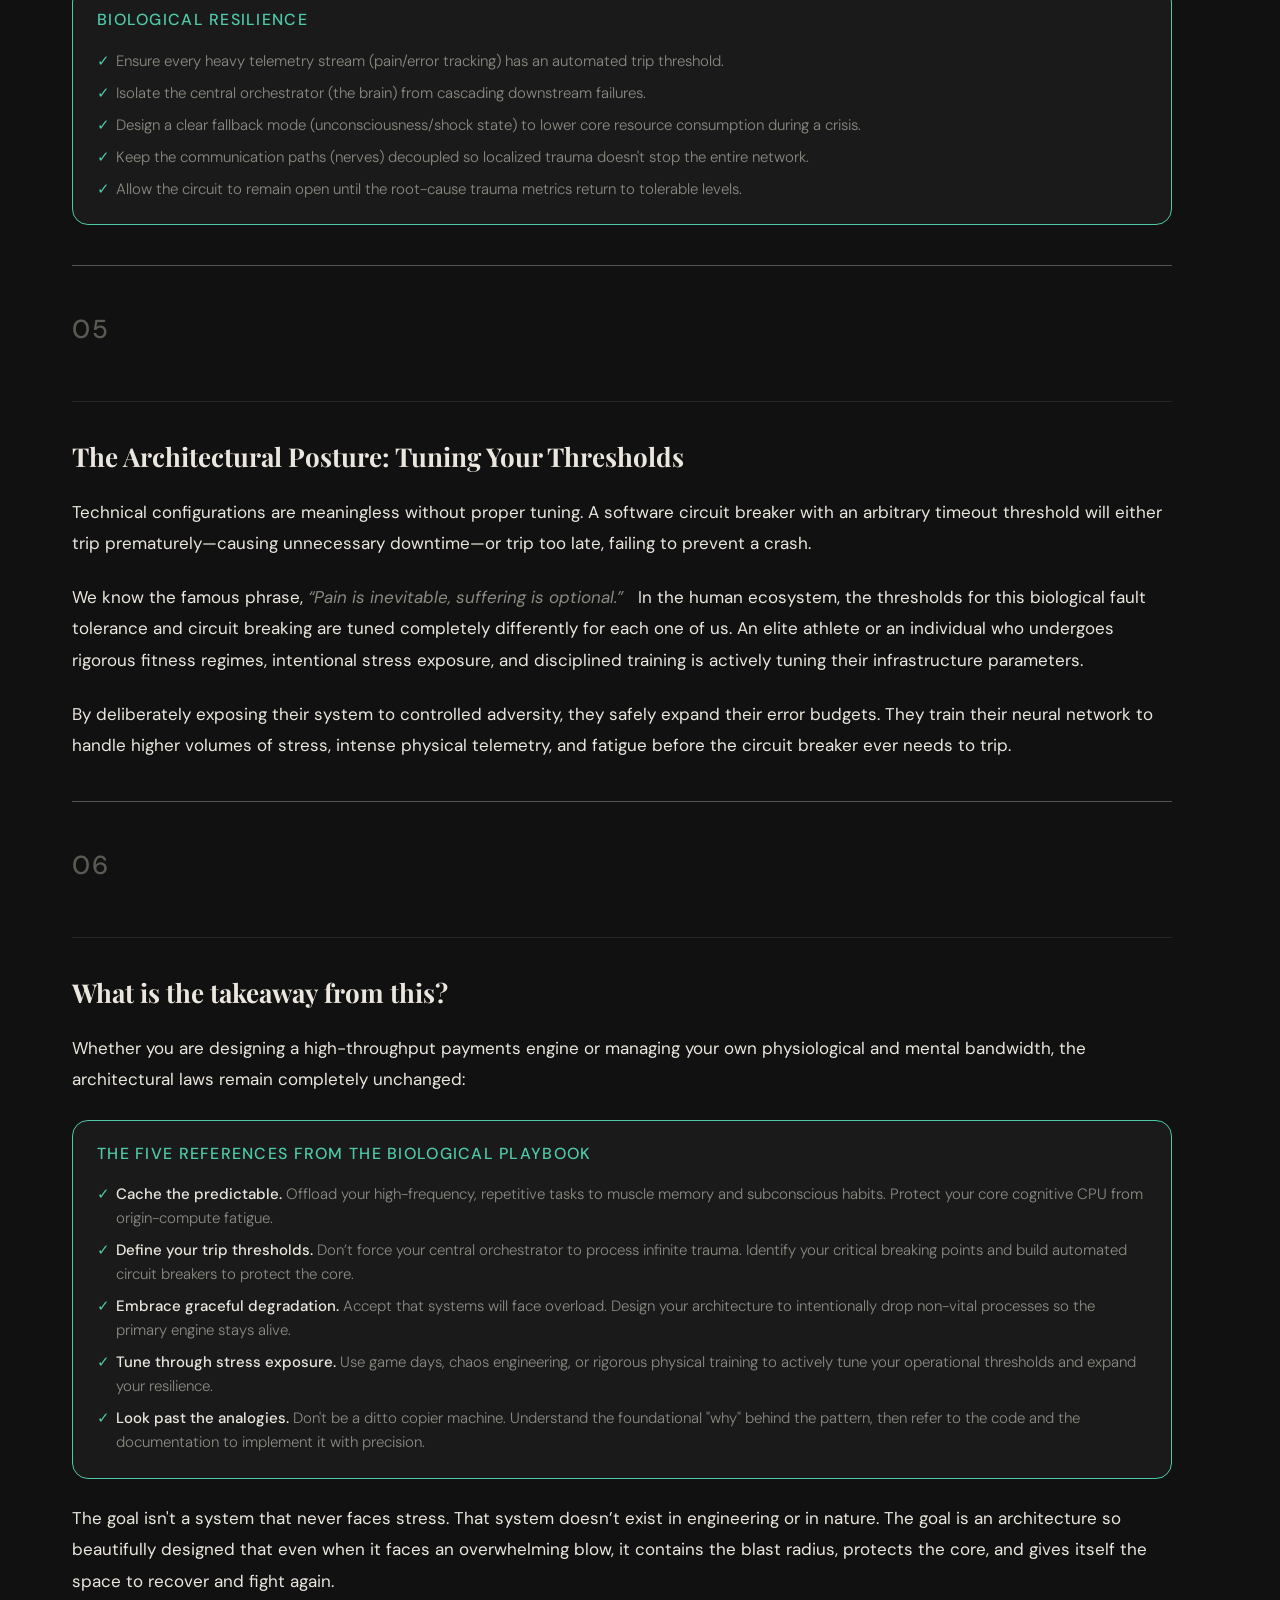
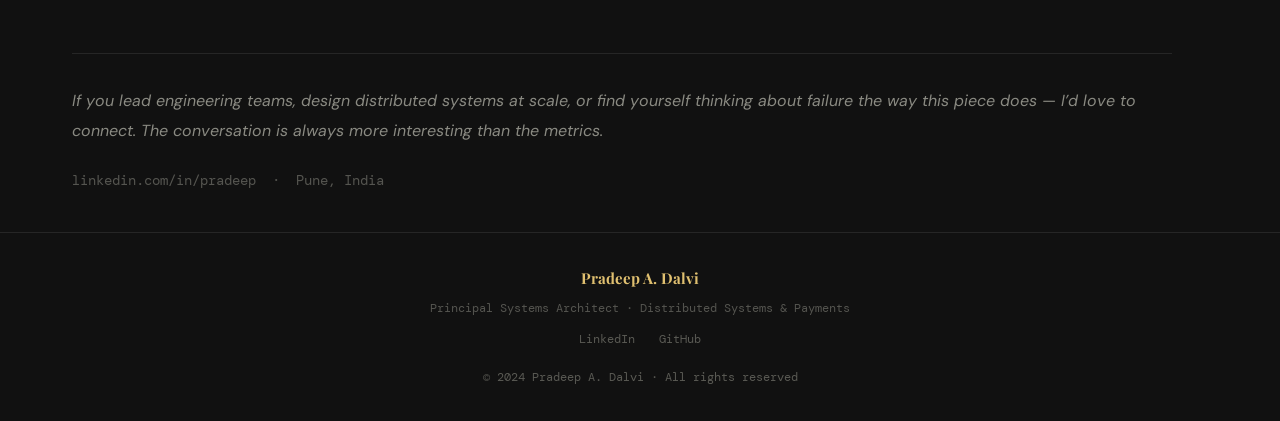
<file: blogs/engineered-in-our-dna.html>
<!DOCTYPE html>
<html lang="en">
<head>
    <!-- Google tag (gtag.js) -->
    <script async src="https://www.googletagmanager.com/gtag/js?id=G-DQ4TX83NWC"></script>
    <script>
        window.dataLayer = window.dataLayer || [];
        function gtag(){dataLayer.push(arguments);}
        gtag('js', new Date());

        gtag('config', 'G-DQ4TX83NWC');
    </script>
    <meta charset="UTF-8">
    <meta name="viewport" content="width=device-width, initial-scale=1.0">

    <link rel="preconnect" href="https://fonts.googleapis.com">
    <link href="https://fonts.googleapis.com/css2?family=Playfair+Display:ital,wght@0,400;0,700;0,900;1,400;1,700&family=DM+Sans:wght@300;400;500&family=DM+Mono:wght@400;500&display=swap" rel="stylesheet">
    <link rel="stylesheet" type="text/css" href="/css/blogs.css">
    <link rel="icon" type="image/x-icon" href="/favicon.ico">
    <link rel="icon" type="image/png" sizes="16x16" href="/favicon-16x16.png">
    <link rel="icon" type="image/png" sizes="32x32" href="/favicon-32x32.png">
    <link rel="icon" type="image/png" sizes="48x48" href="/favicon-48x48.png">
    <link rel="manifest" href="/manifest.webmanifest" crossOrigin="use-credentials">
    <meta name="mobile-web-app-capable" content="yes">
    <meta name="theme-color" content="#fff">
    <meta name="application-name" content="Pradeep A. Dalvi">
    <link rel="apple-touch-icon" sizes="180x180" href="/apple-touch-icon-180x180.png">
    <meta name="apple-mobile-web-app-capable" content="yes">
    <meta name="apple-mobile-web-app-status-bar-style" content="black-translucent">
    <meta name="apple-mobile-web-app-title" content="Pradeep A. Dalvi">
    <title>Engineered in Our DNA | Blogs — Pradeep A. Dalvi</title>
</head>
<body>
<header class="site-header">
    <div class="header-inner">
        <a href="/index" class="site-name">Pradeep A. Dalvi</a>
        <nav class="header-links">
            <a href="/blogs/">Blogs</a>
        </nav>
    </div>
</header>

<section class="hero">
    <div class="hero-tags">
        <span class="tag tag-payments">Leadership</span>
        <span class="tag tag-arch">Distributed Systems</span>
        <span class="tag tag-resilience">Resilience</span>
        <span class="tag-sep">·</span>
        <span class="tag-date">2024</span>
    </div>
    <h1 class="hero-title">Engineered in Our DNA: <em>How Nature is the Ultimate Systems Architect</em></h1>

            <p class="hero-deck">
                &ldquo;Human subtlety will never devise an invention more beautiful, more simple or more direct than does nature, because in her inventions nothing is lacking, and nothing is superfluous.&rdquo;
                <cite>— Leonardo da Vinci</cite>
            </p>

            <div class="author-strip">
                <div class="avatar"><img src="/images/actor_thumbnail.jpeg" class="thumbnail" alt="PD"/></div>
                <div>
                    <div class="author-name">Pradeep A. Dalvi</div>
                    <div class="author-role">Principal Systems Architect · Distributed Systems &amp; Payments</div>
                </div>
                <span class="read-time">10 min read</span>
            </div>
</section>

<section class="stats-bar">
    <div class="stats-grid">
        <div class="stats-cell">
            <div class="num info">70%</div>
            <div class="label">of routine motor functions are offloaded entirely from the conscious brain</div>
        </div>
        <div class="stats-cell">
            <div class="num warning">< 20ms</div>
            <div class="label">latency for autonomic reflex actions processed at the spinal edge node</div>
        </div>
        <div class="stats-cell">
            <div class="num success">100%</div>
            <div class="label">containment of systemic trauma through automated neural circuit breaking</div>
        </div>
        <div class="stats-cell info-light">
            <div class="num">2 AM</div>
            <div class="label">the hour where circadian cron jobs prioritize internal deep-system maintenance</div>
        </div>
    </div>
</section>

    <article class="article">
        <div class="prose">
            <nav class="toc">
            <div class="toc-head">In this article</div>
                <ol>
                    <li><a href="#section1">The Code in Our Anatomy</a></li>
                    <li><a href="#section2">Why Nature is the Ultimate Systems Architect</a></li>
                    <li><a href="#section3">Pattern I — Multi-Layered Caching (The Subconscious Mind)</a></li>
                    <li><a href="#section4">Pattern II — Fault Tolerance & Circuit Breakers (The Nervous System)</a></li>
                    <li><a href="#section5">The Architectural Posture: Tuning Your Thresholds</a></li>
                    <li><a href="#section6">What this really taught me</a></li>
                </ol>
            </nav>

            <p>One of the favorite parts of my working day is trying to explain complex designs and software design patterns in very simple, day-to-day life terms. It eases understanding and helps those concepts stay registered in our brains much longer.</p>

            <p>I&rsquo;ve spent years navigating distributed systems, and I've found that connecting software paradigms to real-life scenarios is the fastest way to demystify architecture. Here is a leadership look at the ultimate masterclass in system design—the human body—and how its embedded biology teaches us to build fault-tolerant, highly available software.</p>

            <figure>
                <img src="/images/biological_blueprint_header.png" alt="The Biological Blueprint header visualization fusing human anatomy with software architecture diagrams.">
                <figcaption>Figure 1: The Human Body as the Ultimate Distributed System Architecture Blueprint.</figcaption>
            </figure>

            <hr class="divider" />
            <div class="section-accent"><span class="section-num" id="section1">01</span></div>
            <h2 class="section-heading" data-number="01">The Code in Our Anatomy</h2>
            <p>I don&rsquo;t claim to know better, and all I attempt to do is keep things simple so it’s easy to digest for every other engineer, just like me when they encountered these ideas for the very first time. Because of this, I always ask everyone to refer to the official documentation and trust the code for the further minute details.</p>

            <p>While using real-world analogies seems to work pretty well—especially when communicating across language boundaries—sadly, sometimes it doesn’t seem to work at all. This is particularly true when standing in front of “ditto copier machines”—engineers who blindly replicate the analogy or the snippet, potentially missing out on the actual crux of things.</p>

            <p>This has been purely my personal observation, and you may have better attributions. But one of the most fascinating things in my design journey is our body. The human body, goes without saying, is one of the best-engineered systems ever built. It has a staggering number of classic engineering design patterns deeply embedded into its everyday runtime.</p>

            <hr class="divider" />
            <div class="section-accent"><span class="section-num" id="section2">02</span></div>
            <h2 class="section-heading" data-number="02">Why Nature is the Ultimate Systems Architect</h2>
            <p>Before mapping our code to our anatomy, we need to look at the sheer operational efficiency of human biology. Nature does not design with bloated dependencies or unmonitored infrastructure. Every loop is optimized; every pathway is bounded.</p>

            <h3 class="section-subheading">The efficiency of localized compute</h3>
            <p>If every low-level peripheral signal required deep, conscious cognitive processing, our central processor would suffer from immediate thread exhaustion. Nature solves this by localizing compute at the edge of the network.</p>

            <h3 class="section-subheading">Built-in degradation pathways</h3>
            <p>A system shouldn't just run perfectly or crash completely. When resources are constrained or trauma occurs, the human ecosystem prioritizes critical services (heart, lungs, brain) while gracefully shedding non-essential load.</p>

            <h3 class="section-subheading">Autonomic monitoring</h3>
            <p>Our internal telemetry infrastructure doesn't wait for a user-facing failure to fire an alert. It continuously monitors thresholds—heart rate, core temperature, blood chemical balance—adjusting parameters dynamically long before systemic failure occurs.</p>


            <hr class="divider" />
            <div class="section-accent"><span class="section-num" id="section3">03</span></div>
            <h2 class="section-heading" data-number="03">Pattern I — Multi-Layered Caching: The Subconscious Mind</h2>
            <blockquote>
                &ldquo;We are what we repeatedly do. Excellence, then, is not an act, but a habit.&rdquo;
                <cite>— Aristotle</cite>
            </blockquote>

            <p>The first architectural marvel of our biology is how we manage compute overhead. If your system had to query the primary database for every repetitive read request, your architecture would collapse under the load.</p>

            <p>In human terms, more than 90% of our day-to-day activities are performed entirely by our subconscious mind—governed by our muscle memories down to our spine. This is multi-layered caching operating seamlessly at every stage of the human stack. It ensures that when the upstream conscious brain is busy or constrained, the system establishes a high tolerance for continuous decisioning.</p>

            <figure>
                <img src="/images/muscle_memory_caching.png" alt="Infographic illustrating human subconscious muscle memory as a multi-layered cache, offloading routine tasks from the conscious brain.">
                <figcaption>Figure 2: Biological Multi-Layered Caching—Muscle Memory satisfying requests before they hit the origin conscious brain.</figcaption>
            </figure>

            <h3 class="section-subheading">Muscle memory as the edge cache</h3>
            <p>When you type on a keyboard or walk down a street, you aren't calculating coordinates in your conscious brain. The routine has been hydrated into the local edge cache of your muscle memory. The request never hits the origin server.</p>

            <h3 class="section-subheading">The conscious brain as the heavy upstream</h3>
            <p>By serving 90% of daily transactions from the subconscious cache, the conscious brain preserves its finite CPU cycles. It remains free to handle complex, non-deterministic tasks—like debugging a distributed deadlock or writing code.</p>

            <h3 class="section-subheading">Handling cache misses gracefully</h3>
            <p>When you take a step and the ground suddenly slips beneath you, the edge cache encounters a "cache miss." Instantly, an interrupt signal is propagated upstream, evicting the current cached routine and forcing the conscious brain to take immediate, high-compute control of balance and recovery.</p>

            <h3 class="section-subheading">Biological Caching Matrix</h3>
            <table class="matrix">
                <thead>
                    <tr class="matrix-header">
                        <th>Layer</th>
                        <th>Biological Component</th>
                        <th>Software Equivalent</th>
                        <th>Architectural Benefit</th>
                    </tr>
                </thead>
                <tbody>
                    <tr class="matrix-row">
                        <td class="label"><strong>L1 Edge Cache</strong></td>
                        <td>Peripheral Muscle Memory</td>
                        <td>Local In-Memory Cache (Caffeine/Guava)</td>
                        <td>Sub-millisecond execution for repetitive physical routines without hitting the brain.</td>
                    </tr>
                    <tr class="matrix-row">
                        <td class="label"><strong>L2 Regional Cache</strong></td>
                        <td>Spinal Cord Reflex Loops</td>
                        <td>Distributed Cache (Redis/Memcached)</td>
                        <td>Rapid, localized decisioning for sudden inputs (e.g., pulling your hand back from a hot surface).</td>
                    </tr>
                    <tr class="matrix-row">
                        <td class="label"><strong>Origin Compute</strong></td>
                        <td>Conscious Cerebral Cortex</td>
                        <td>Core Database / Microservice Cluster</td>
                        <td>Heavy, resource-intensive processing reserved strictly for novel or strategic calculations.</td>
                    </tr>
                </tbody>
            </table>

            <hr class="divider" />
            <div class="section-accent"><span class="section-num" id="section4">04</span></div>
            <h2 class="section-heading" data-number="04">Pattern II — Fault Tolerance & Circuit Breakers: The Nervous System</h2>
            <blockquote>
                &ldquo;A tripped circuit breaker is not a failure of the system; it is a victory of design over catastrophe.&rdquo;
                <cite>— Architectural Principle</cite>
            </blockquote>

            <p>Our nervous system consists of neurons, nerves, the spine, and our absolute favorite central orchestrator—the Brain. Neurons, with the help of nerves and the spine, report sensory signals back to the brain. They act as our communication channels, provided those signals are critical enough to reach the central orchestrator.</p>

            <p>Among all the telemetry streaming through our neural network, the most critical signals are about pain.</p>

            <figure>
                <img src="/images/brain_circuit_breaker.png" alt="Dramatic close-up visualization of the spinal cord and brain stem encountering acute pain signals (red lightning), triggering an open circuit breaker icon (tripped), causing the brain to go dim (shock state) to protect the core.">
                <figcaption>Figure 3: Biological Circuit Breaker—The body explicitly breaking the neural connection between pain trauma and the conscious processor to contain systemic collapse.</figcaption>
            </figure>

            <p>When we build distributed software, if a downstream dependency becomes slow or unstable, an unprotected upstream service will keep hammering it. This exhausts connection pools and triggers a cascading failure across the entire application. To prevent this, we deploy circuit breakers to cut traffic, protect the system, and allow the dependency to recover.</p>

            <div class="visualization">
[Closed State - Healthy System]<br/>
Sensory Input ───► Nerves/Spine ─── (Telemetry Signals) ───► Central Brain
            </div>
            <div class="visualization">
[Open State - Circuit Tripped]<br/>
Acute/Unbearable Pain ───► Spinal Cord ───X [Circuit Trips / Fainting] X───► Central Brain
            </div>

            <p>Our brain operates on the exact same fault-tolerant architecture. When the body encounters acute, unbearable pain that poses a severe risk of permanent shock or systemic damage, the nervous system chooses to protect itself.</p>

            <p>The circuit breaker trips. The system cuts off the conscious brain from the rest of the body for a short duration, causing the person to lose consciousness or faint. This isn't a failure of the body; it is a profound victory of design over catastrophe. By opening the circuit, the body gracefully degrades, shielding its most vital central processor from being overwhelmed by traumatic telemetry.</p>

            <div class="callout">
                <div class="callout-head">Biological Resilience</div>
            <ul>
                <li>Ensure every heavy telemetry stream (pain/error tracking) has an automated trip threshold.</li>
                <li>Isolate the central orchestrator (the brain) from cascading downstream failures.</li>
                <li>Design a clear fallback mode (unconsciousness/shock state) to lower core resource consumption during a crisis.</li>
                <li>Keep the communication paths (nerves) decoupled so localized trauma doesn't stop the entire network.</li>
                <li>Allow the circuit to remain open until the root-cause trauma metrics return to tolerable levels.</li>
            </ul>
            </div>

            <hr class="divider" />
            <div class="section-accent"><span class="section-num" id="section5">05</span></div>
            <h2 class="section-heading" data-number="05">The Architectural Posture: Tuning Your Thresholds</h2>
            <p>Technical configurations are meaningless without proper tuning. A software circuit breaker with an arbitrary timeout threshold will either trip prematurely—causing unnecessary downtime—or trip too late, failing to prevent a crash.</p>

            <p>We know the famous phrase, <em>&ldquo;Pain is inevitable, suffering is optional.&rdquo;</em> &nbsp; In the human ecosystem, the thresholds for this biological fault tolerance and circuit breaking are tuned completely differently for each one of us. An elite athlete or an individual who undergoes rigorous fitness regimes, intentional stress exposure, and disciplined training is actively tuning their infrastructure parameters.</p>

            <p>By deliberately exposing their system to controlled adversity, they safely expand their error budgets. They train their neural network to handle higher volumes of stress, intense physical telemetry, and fatigue before the circuit breaker ever needs to trip.</p>

            <hr class="divider" />
            <div class="section-accent"><span class="section-num" id="section6">06</span></div>
            <h2 class="section-heading" data-number="06">What is the takeaway from this?</h2>
            <p>Whether you are designing a high-throughput payments engine or managing your own physiological and mental bandwidth, the architectural laws remain completely unchanged:</p>


            <div class="callout">
                <div class="callout-head">The five references from the biological playbook</div>
            <ul>
                <li><strong>Cache the predictable.</strong> Offload your high-frequency, repetitive tasks to muscle memory and subconscious habits. Protect your core cognitive CPU from origin-compute fatigue.</li>
                <li><strong>Define your trip thresholds.</strong> Don&rsquo;t force your central orchestrator to process infinite trauma. Identify your critical breaking points and build automated circuit breakers to protect the core.</li>
                <li><strong>Embrace graceful degradation.</strong> Accept that systems will face overload. Design your architecture to intentionally drop non-vital processes so the primary engine stays alive.</li>
                <li><strong>Tune through stress exposure.</strong> Use game days, chaos engineering, or rigorous physical training to actively tune your operational thresholds and expand your resilience.</li>
                <li><strong>Look past the analogies.</strong> Don't be a ditto copier machine. Understand the foundational "why" behind the pattern, then refer to the code and the documentation to implement it with precision.</li>
            </ul>
            </div>

            <p>The goal isn't a system that never faces stress. That system doesn&rsquo;t exist in engineering or in nature. The goal is an architecture so beautifully designed that even when it faces an overwhelming blow, it contains the blast radius, protects the core, and gives itself the space to recover and fight again.</p>


            <div class="closing-section">
                <p>If you lead engineering teams, design distributed systems at scale, or find yourself thinking about failure the way this piece does — I&rsquo;d love to connect. The conversation is always more interesting than the metrics.</p>
                <p style="font-style:normal; font-size:14px; color: #555550; font-family:  var(--font-mono);">linkedin.com/in/pradeep &nbsp;·&nbsp; Pune, India</p>
            </div>
        </div>
    </article>

    <footer class="site-footer">
        <div class="footer-inner">
            <div class="footer-name">Pradeep A. Dalvi</div>
            <div style="font-size:12px; color:#555550; font-family: var(--font-mono);">Principal Systems Architect · Distributed Systems &amp; Payments</div>
            <div class="footer-links">
                <a href="https://linkedin.com/in/pradeep">LinkedIn</a>
                <a href="https://github.com/pradeepdalvi">GitHub</a>
            </div>
            <div class="footer-copy">© 2024 Pradeep A. Dalvi · All rights reserved</div>
        </div>
    </footer>
</body>
</html>
</file>
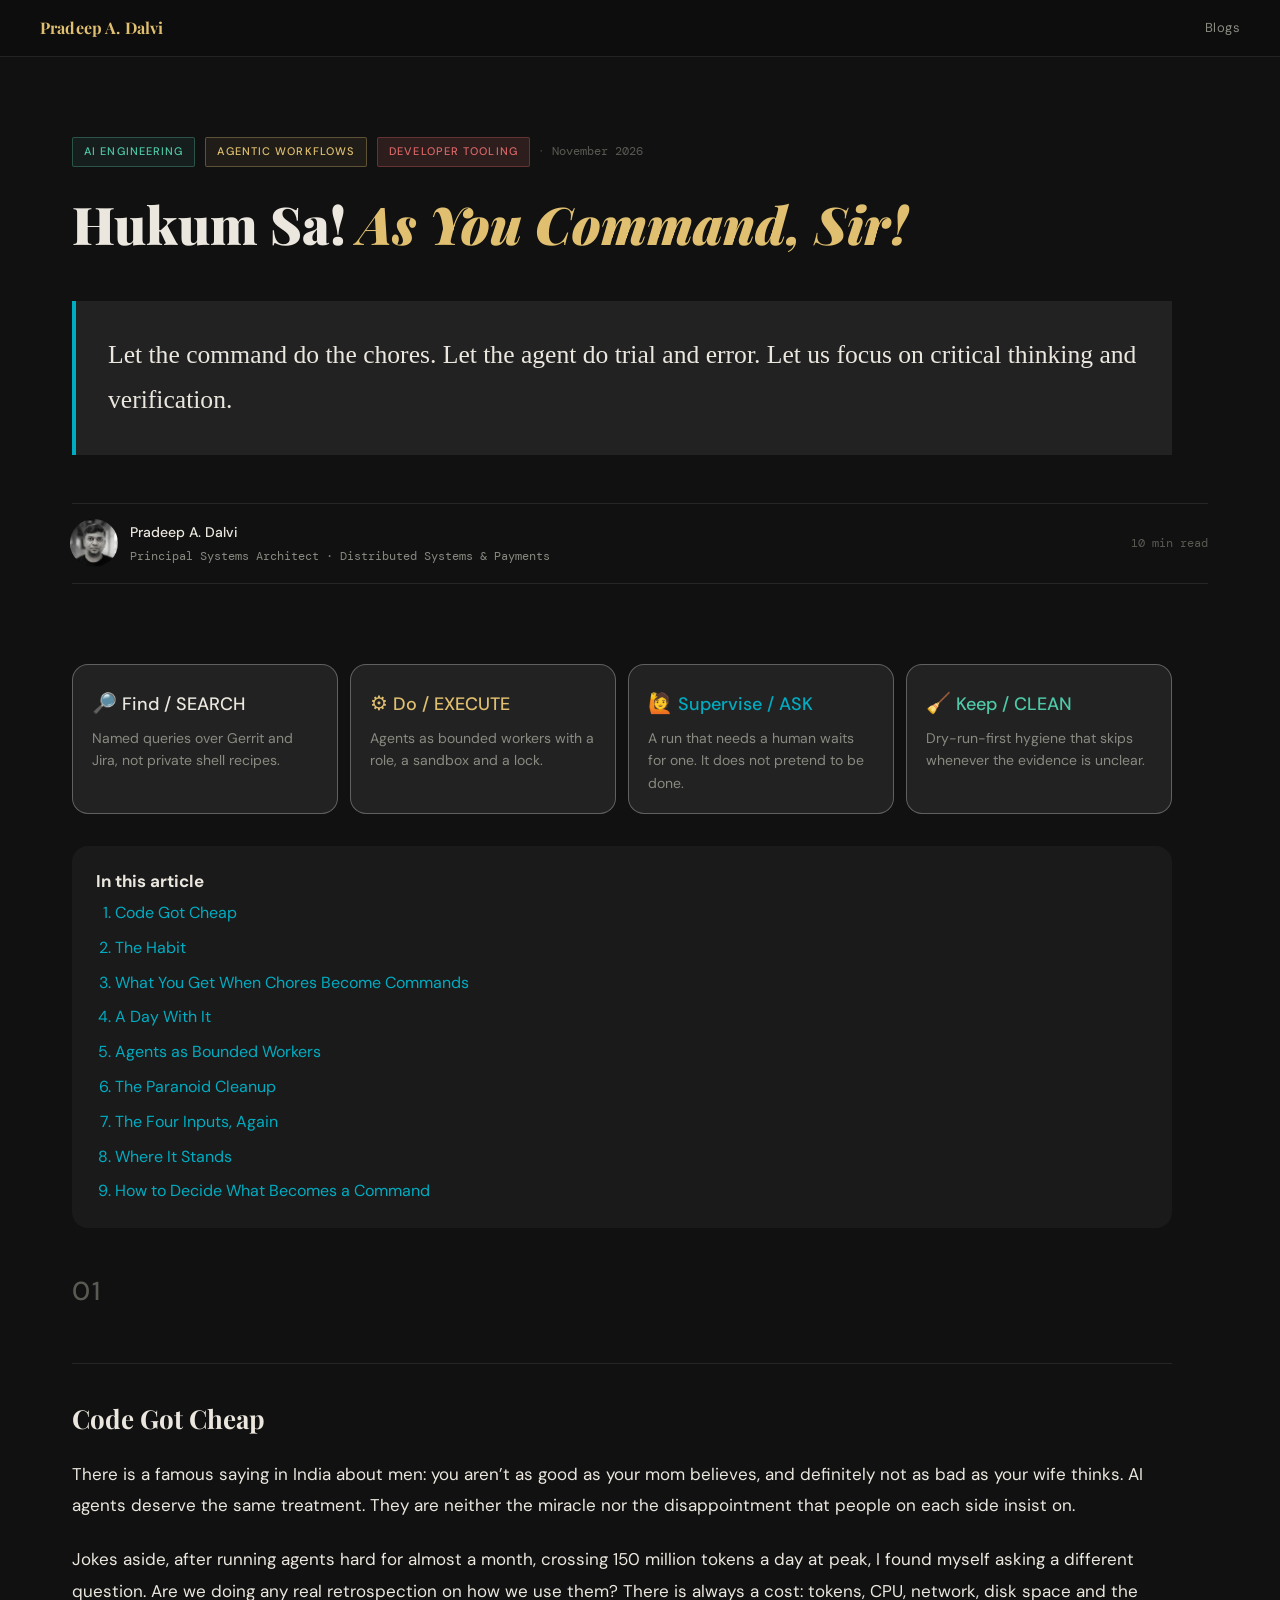
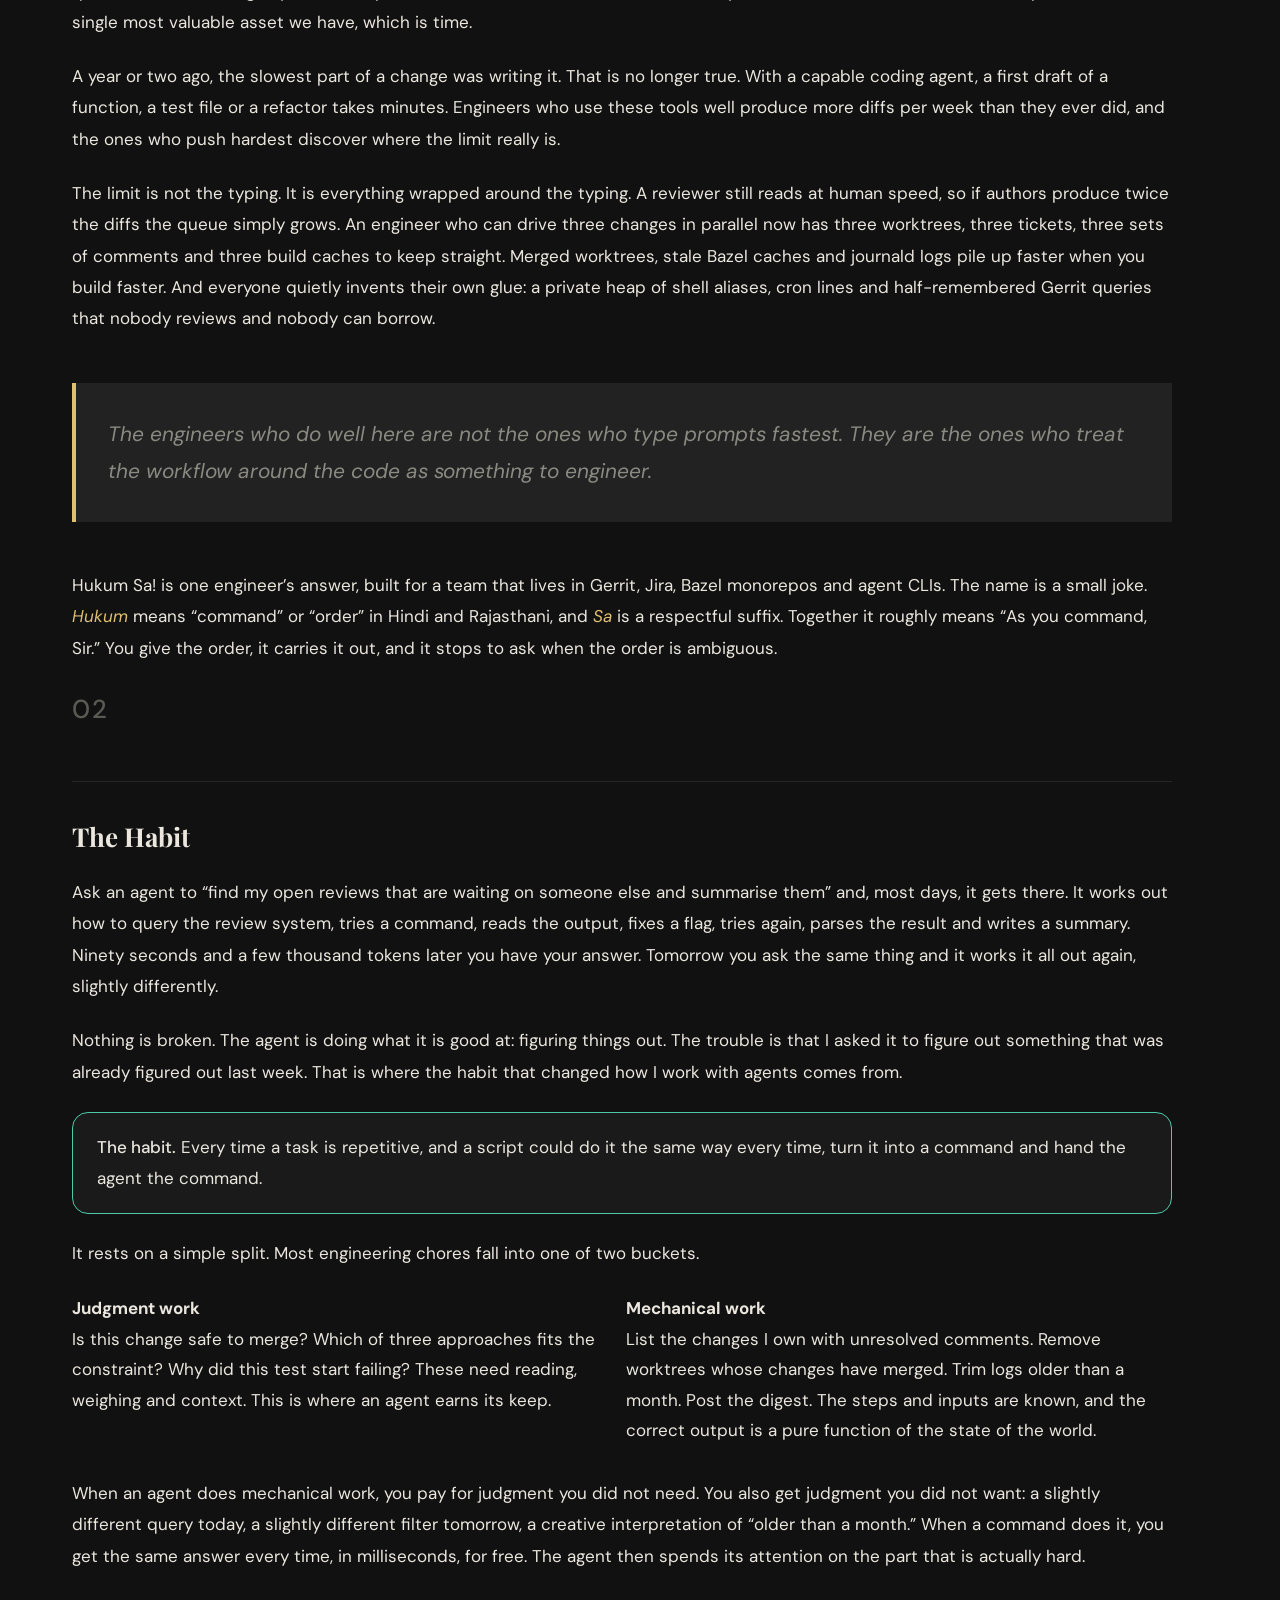
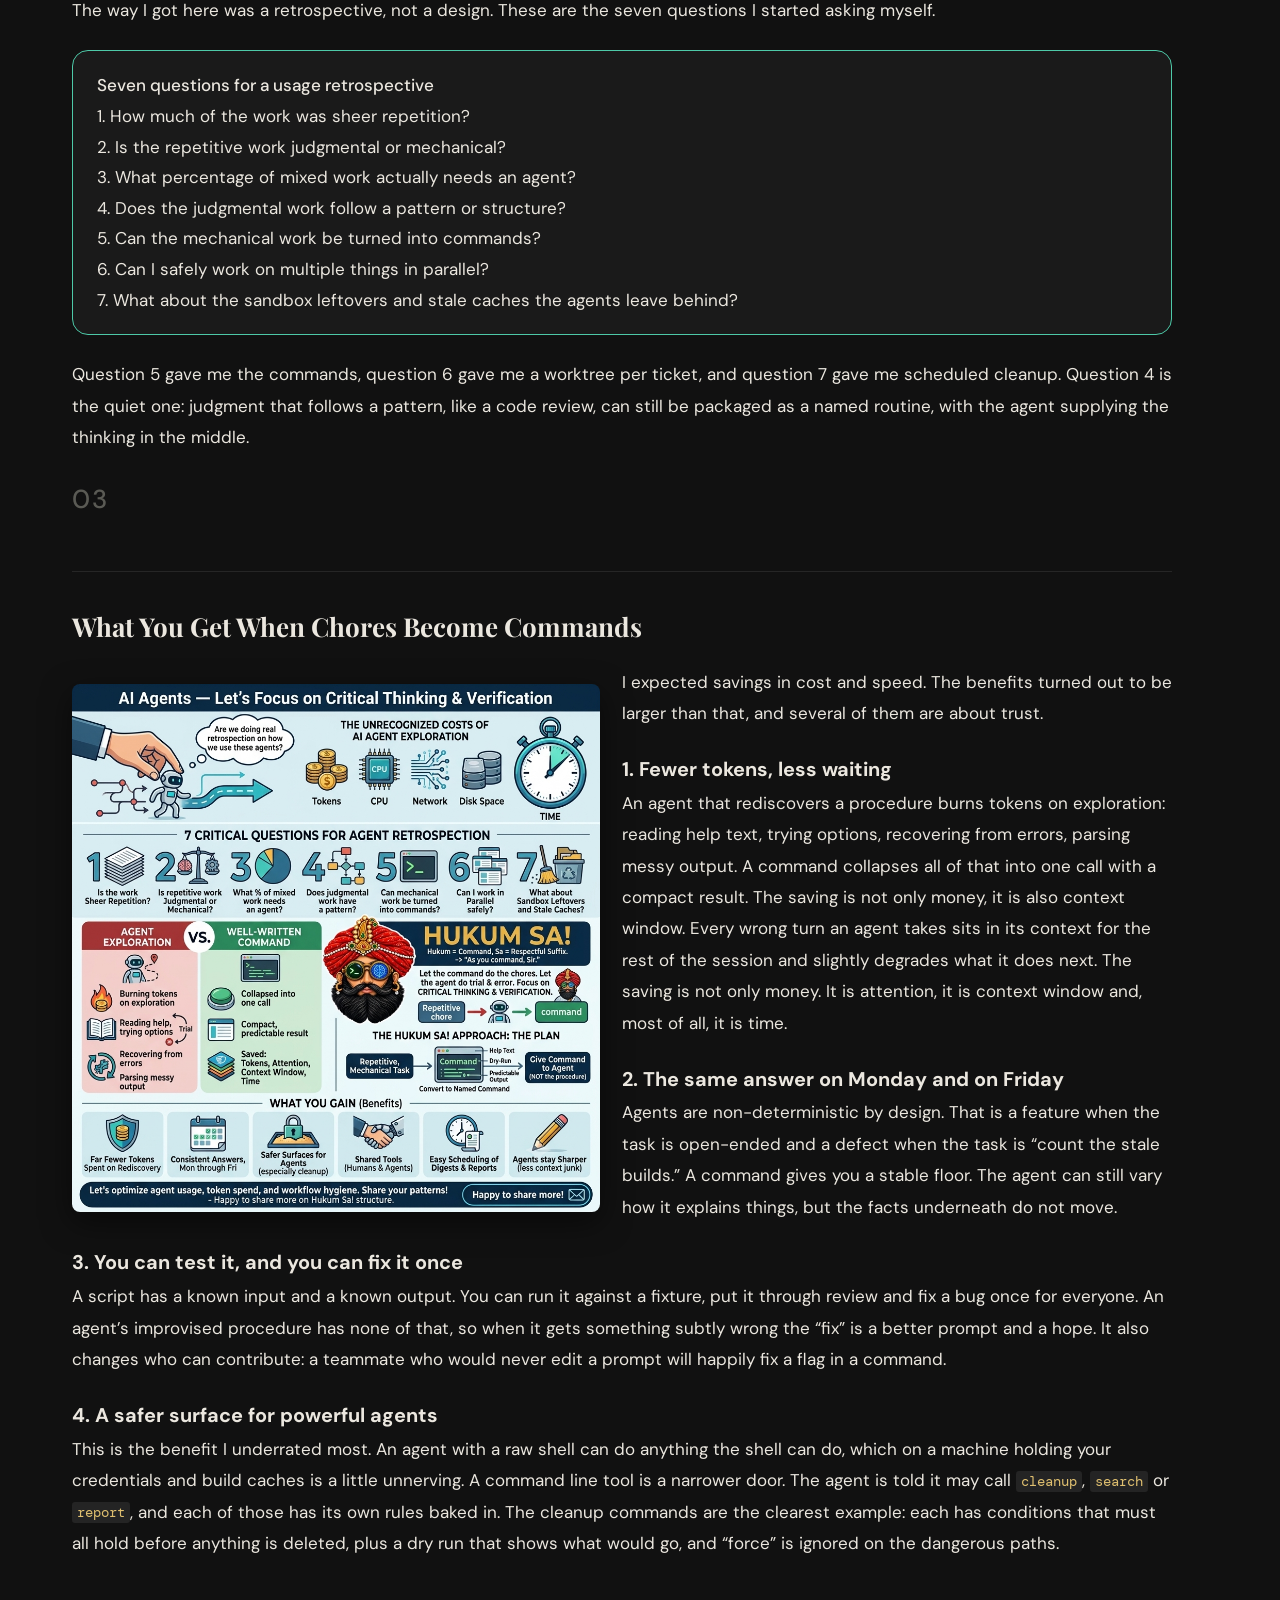
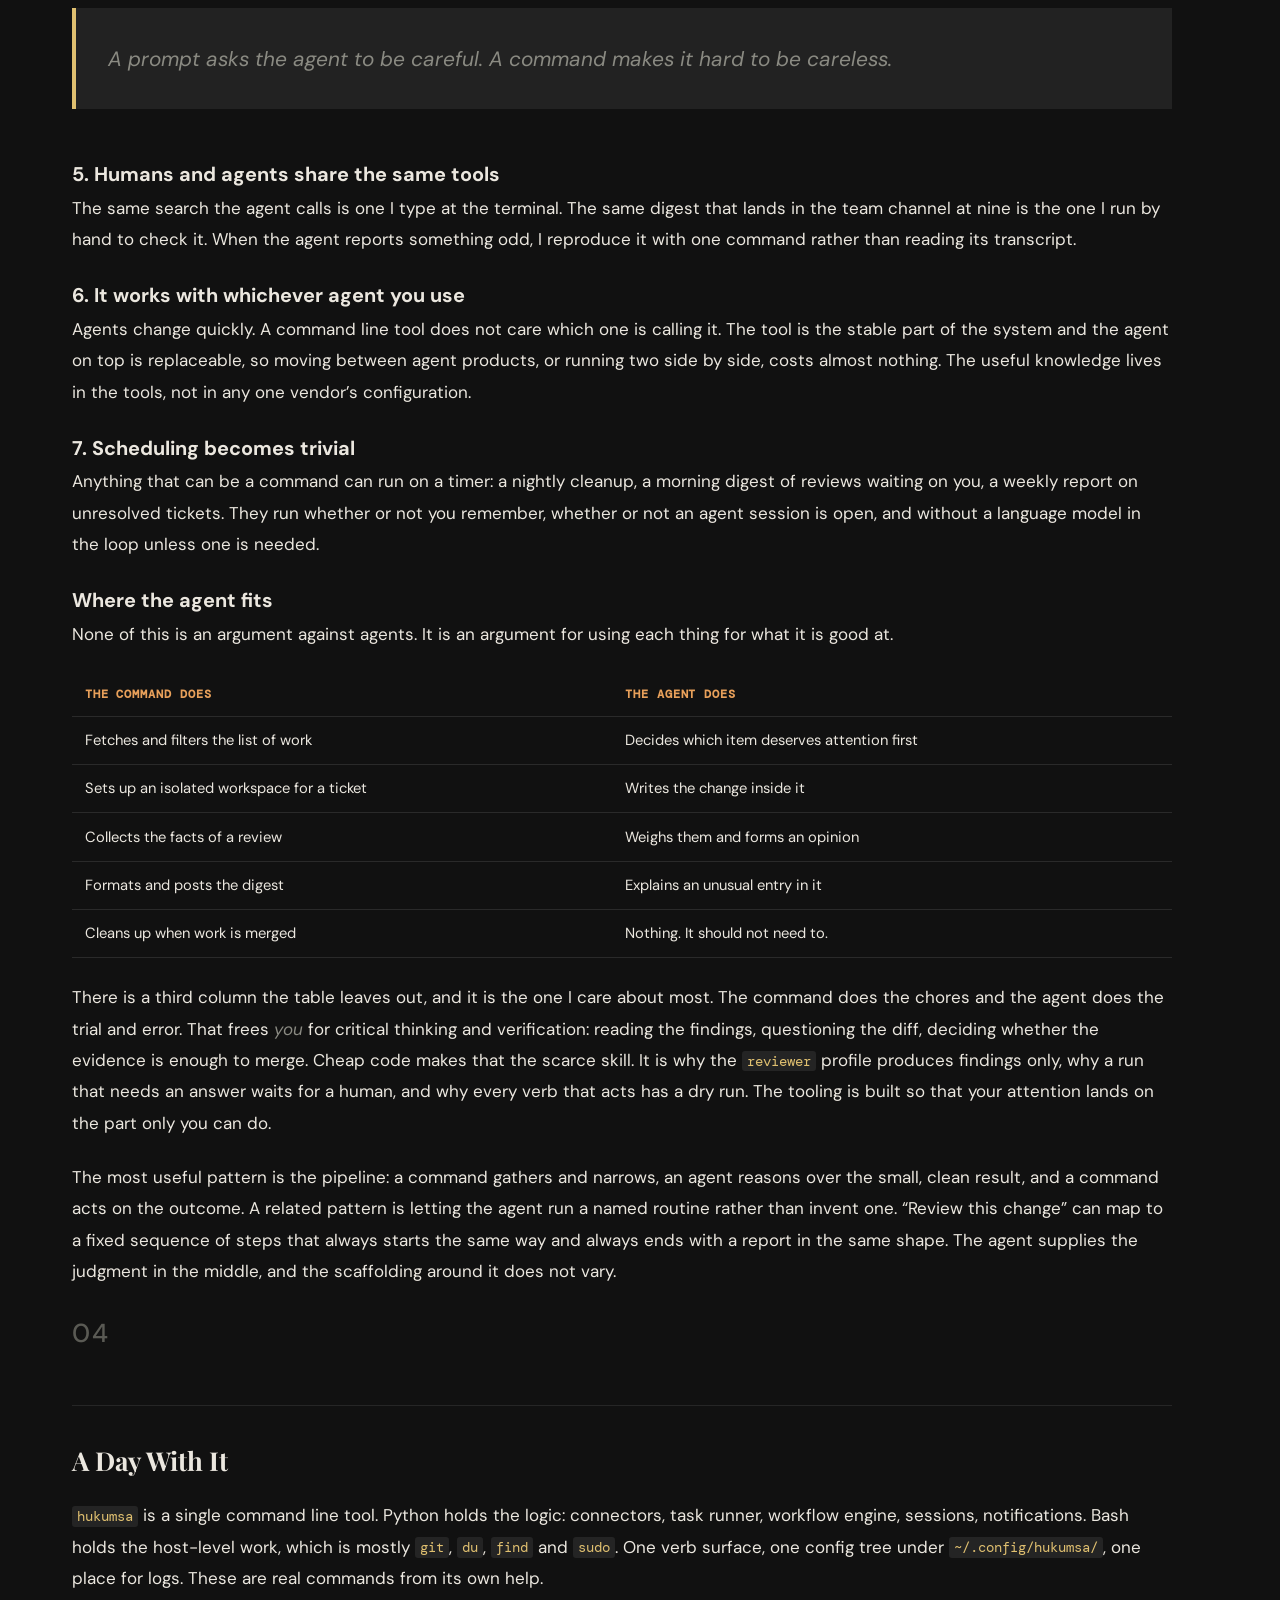
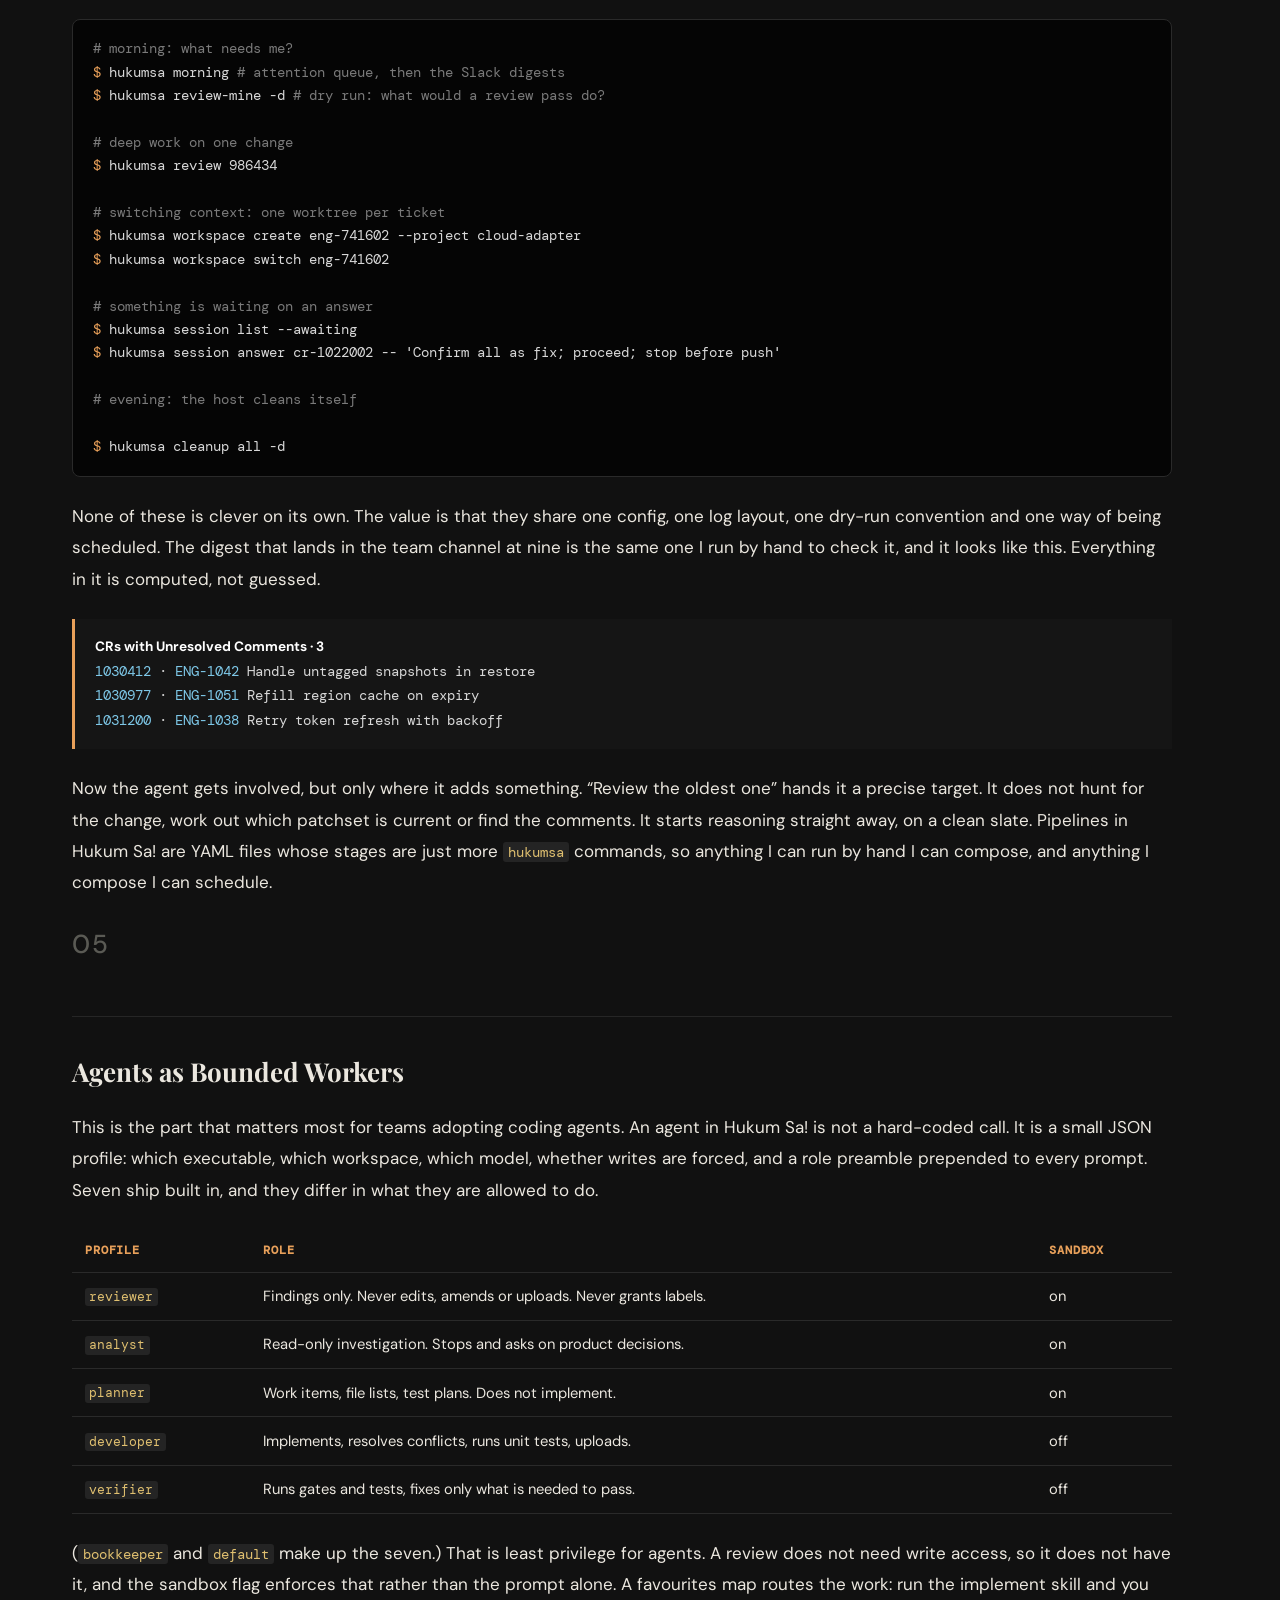
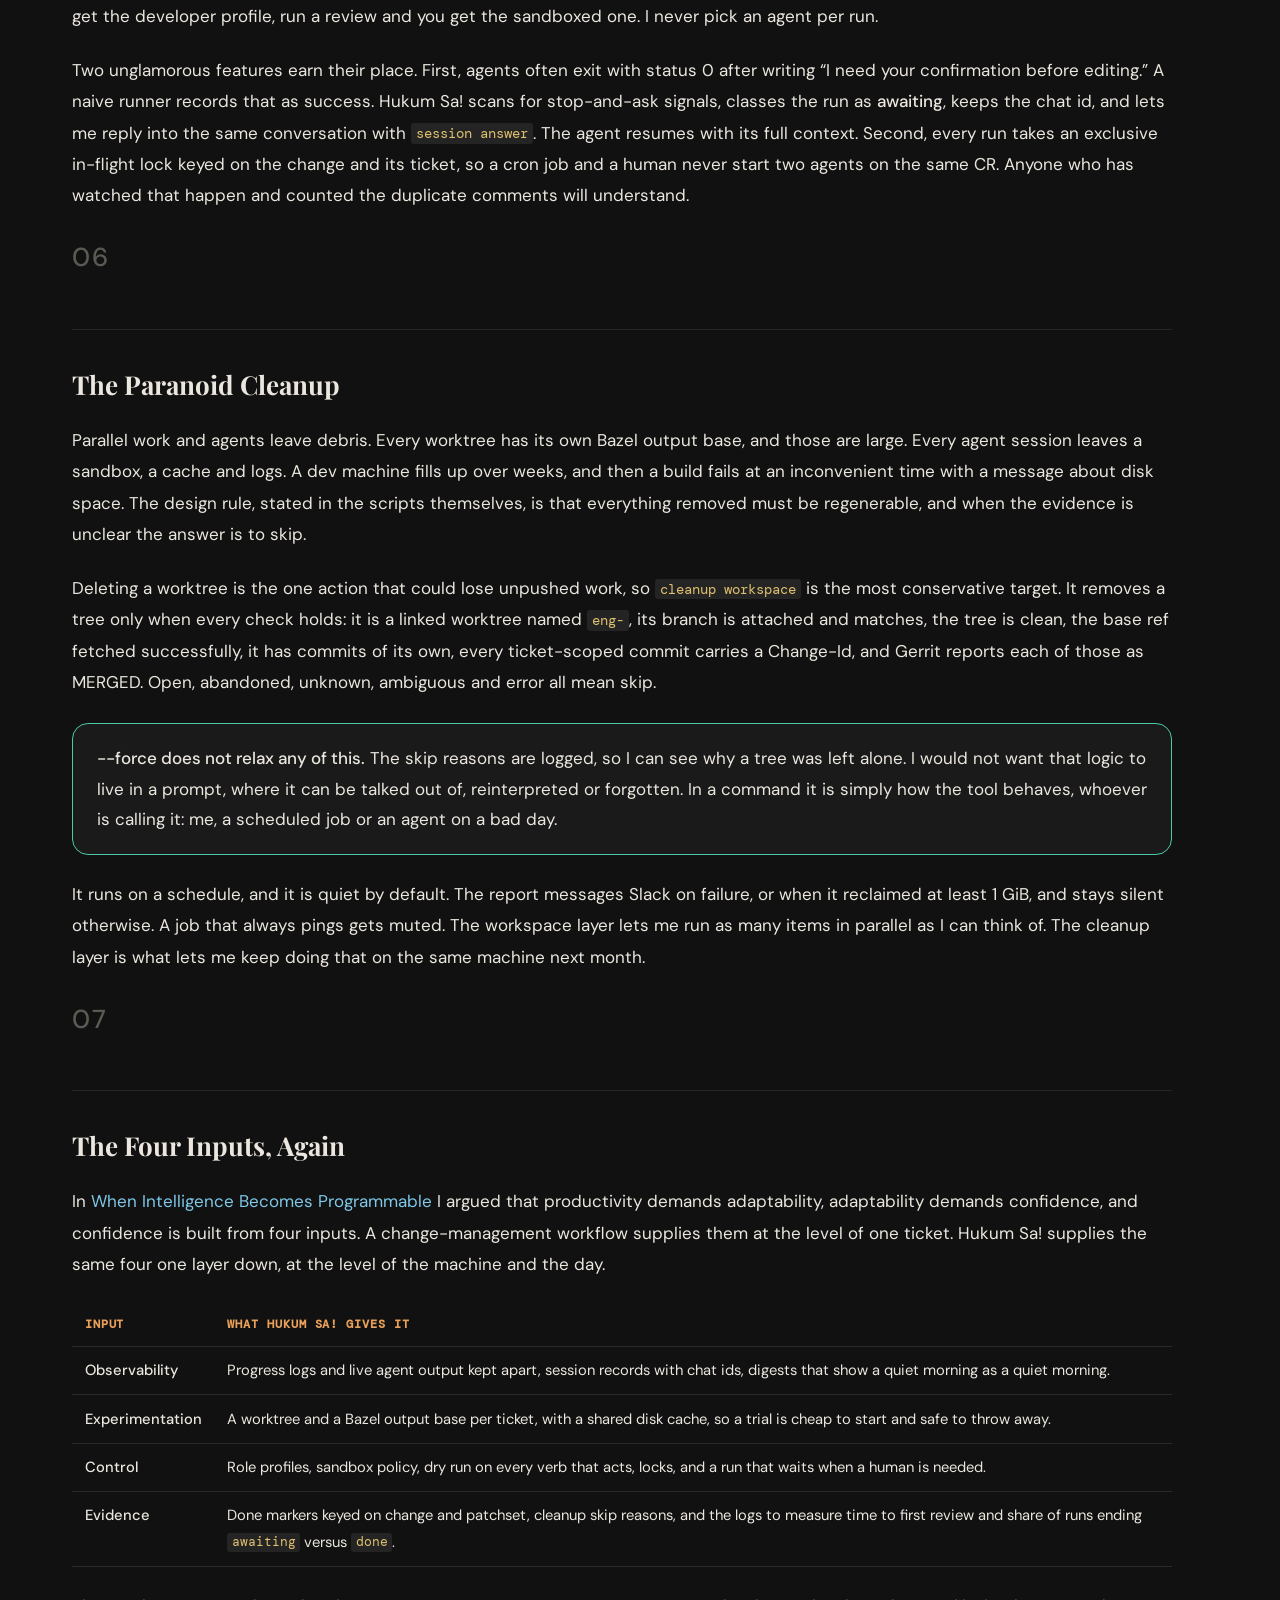
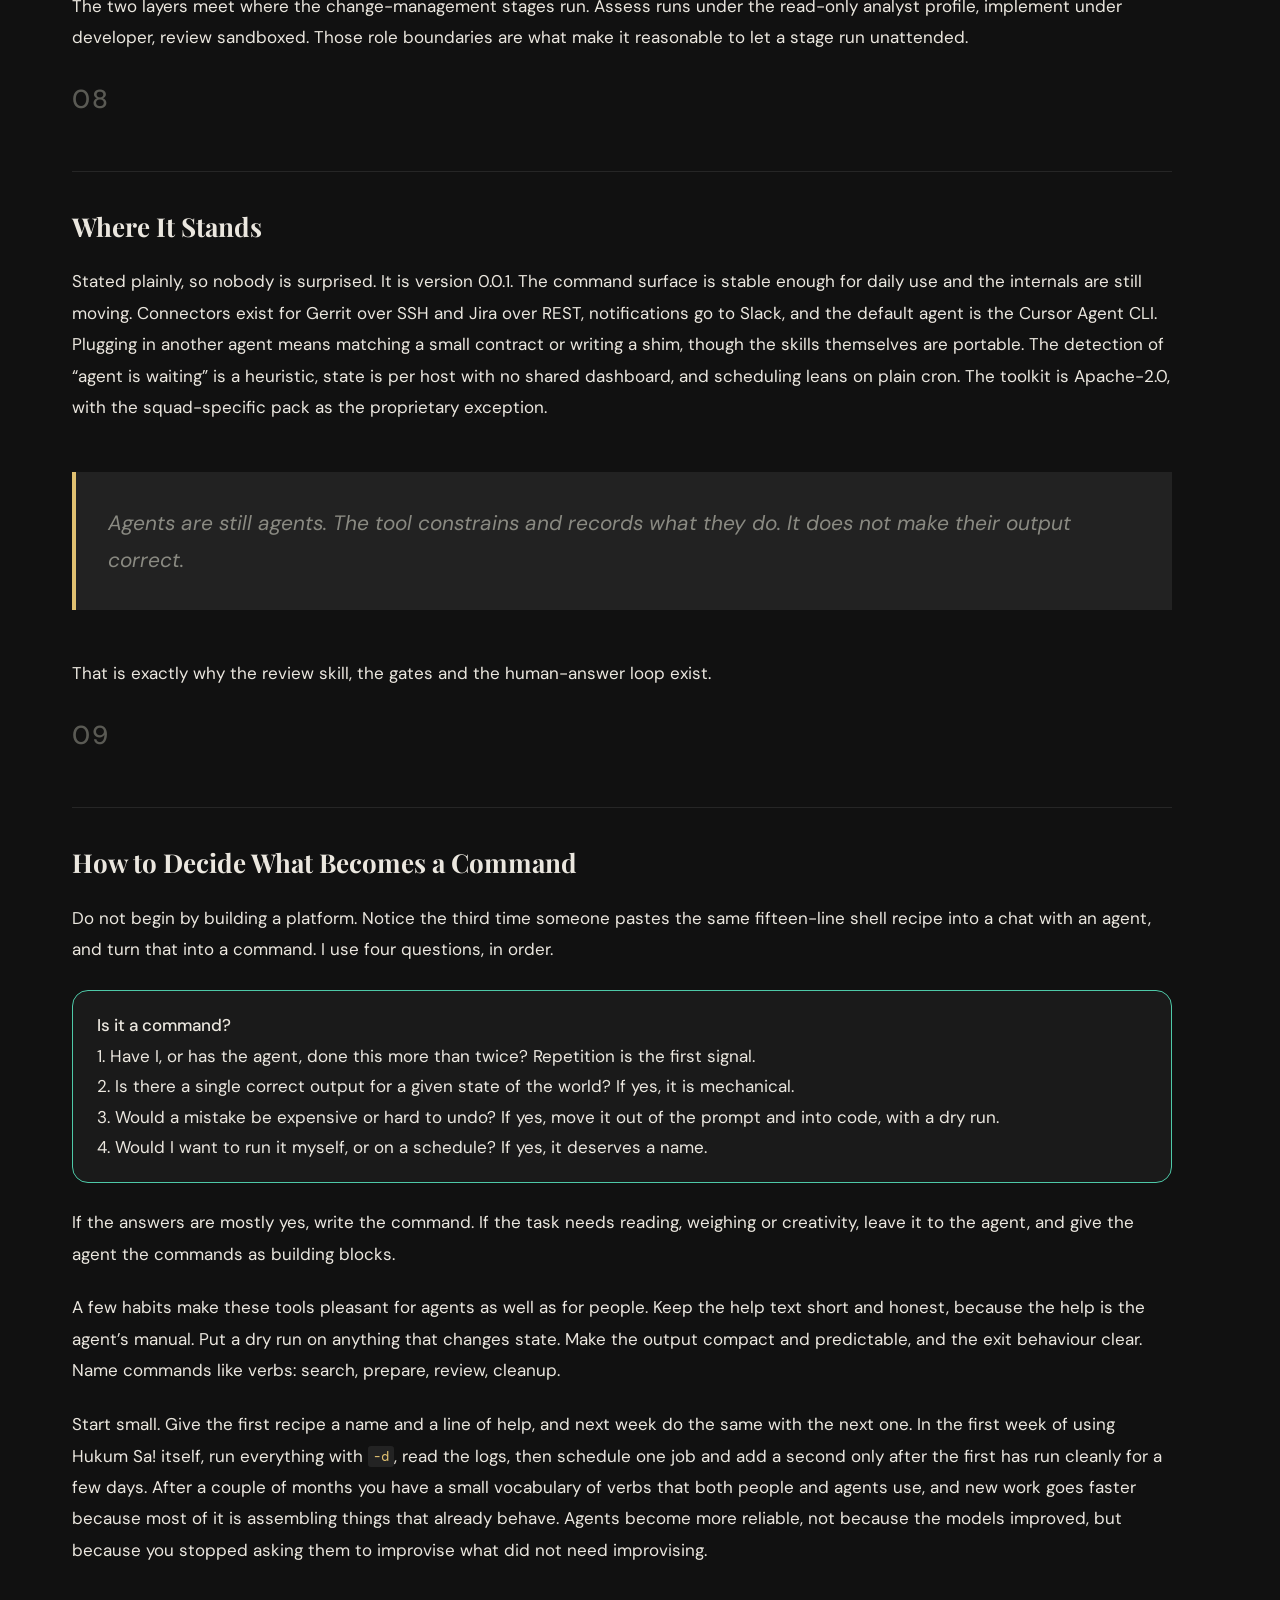
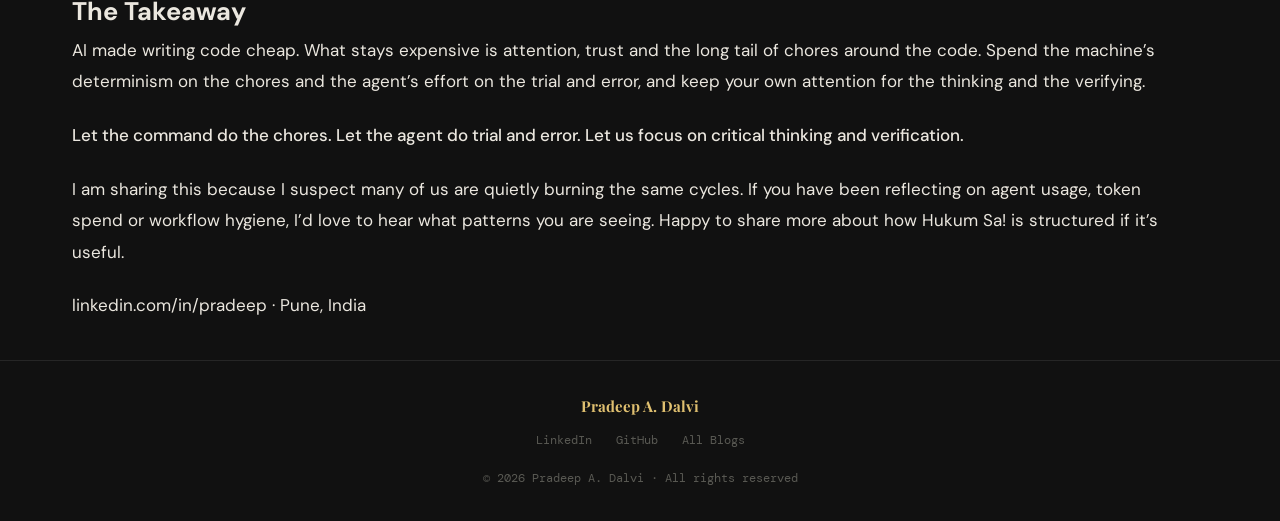
<file: blogs/hukum-sa-as-you-command.html>
<!DOCTYPE html>
<html lang="en">
<head>
  <!-- Google tag (gtag.js) -->
  <script async src="https://www.googletagmanager.com/gtag/js?id=G-DQ4TX83NWC"></script>
  <script>
    window.dataLayer = window.dataLayer || [];
    function gtag(){dataLayer.push(arguments);}
    gtag('js', new Date());
    gtag('config', 'G-DQ4TX83NWC');
  </script>
  <meta charset="UTF-8">
  <meta name="viewport" content="width=device-width, initial-scale=1.0">

  <link rel="preconnect" href="https://fonts.googleapis.com">
  <link href="https://fonts.googleapis.com/css2?family=Playfair+Display:ital,wght@0,400;0,700;0,900;1,400;1,700&family=DM+Sans:wght@300;400;500&family=DM+Mono:wght@400;500&display=swap" rel="stylesheet">
  <link rel="stylesheet" type="text/css" href="/css/blogs.css">
  <link rel="icon" type="image/x-icon" href="/favicon.ico">
  <link rel="icon" type="image/png" sizes="16x16" href="/favicon-16x16.png">
  <link rel="icon" type="image/png" sizes="32x32" href="/favicon-32x32.png">
  <link rel="icon" type="image/png" sizes="48x48" href="/favicon-48x48.png">
  <link rel="manifest" href="/manifest.webmanifest" crossorigin="use-credentials">
  <meta name="mobile-web-app-capable" content="yes">
  <meta name="theme-color" content="#fff">
  <meta name="application-name" content="Pradeep A. Dalvi">
  <link rel="apple-touch-icon" sizes="180x180" href="/apple-touch-icon-180x180.png">
  <meta name="apple-mobile-web-app-capable" content="yes">
  <meta name="apple-mobile-web-app-status-bar-style" content="black-translucent">
  <meta name="apple-mobile-web-app-title" content="Pradeep A. Dalvi">
  <style>
    /* Only styles new to this post */
    .term{background:#050505;border:1px solid #2a2a2a;border-radius:8px;padding:1.1rem 1.25rem;overflow-x:auto;font-family:'DM Mono',monospace;font-size:.86rem;line-height:1.7;color:#d8d8d8;margin:1.5rem 0}
    .term .c{color:#7a7a7a}.term .p{color:#e8a05a}.term .ok{color:#7fc98f}
    .digest{border-left:3px solid #e8a05a;background:#151515;padding:1rem 1.25rem;margin:1.5rem 0;font-family:'DM Mono',monospace;font-size:.85rem;line-height:1.8;color:#d8d8d8}
    .digest b{font-family:'DM Sans',sans-serif;color:#fff}
    .table-wrap{overflow-x:auto;margin:1.5rem 0}
    .table-wrap table{width:100%;border-collapse:collapse;font-family:'DM Sans',sans-serif;font-size:.92rem}
    .table-wrap th,.table-wrap td{text-align:left;padding:.65rem .8rem;border-bottom:1px solid #2a2a2a;vertical-align:top}
    .table-wrap th{font-family:'DM Mono',monospace;font-size:.72rem;letter-spacing:.08em;text-transform:uppercase;color:#e8a05a}
    .table-wrap code{font-family:'DM Mono',monospace;font-size:.85em}
  </style>
  <title>Hukum Sa! - As You Command, Sir | Blogs — Pradeep A. Dalvi</title>
  <meta name="description" content="Hukum Sa! lets the command do the chores and the agent do the trial and error, so we can focus on critical thinking and verification.">
</head>
<body>
<!-- ── NAV ─────────────────────────────────────────────── -->
<header class="site-header">
  <div class="header-inner">
    <a href="/index" class="site-name">Pradeep A. Dalvi</a>
    <nav class="header-links">
      <a href="/blogs/">Blogs</a>
    </nav>
  </div>
</header>

<!-- ── HERO ─────────────────────────────────────────────── -->
<div class="hero">
  <div class="hero-tags">
    <span class="tag tag-arch">AI Engineering</span>
    <span class="tag tag-payments">Agentic Workflows</span>
    <span class="tag tag-resilience">Developer Tooling</span>
    <span class="tag-sep">·</span>
    <span class="tag-date">November 2026</span>
  </div>

  <h1 class="hero-title">Hukum Sa! <em>As You Command, Sir!</em></h1>

  <div class="hero-deck">Let the command do the chores. Let the agent do trial and error. Let us focus on critical thinking and verification.</div>

  <div class="author-strip">
    <div class="avatar"><img src="/images/actor_thumbnail.jpeg" class="thumbnail" alt="PD"></div>
    <div>
      <div class="author-name">Pradeep A. Dalvi</div>
      <div class="author-role">Principal Systems Architect · Distributed Systems & Payments</div>
    </div>
    <div class="read-time">10 min read</div>
  </div>
</div>

<!-- ── ARTICLE ───────────────────────────────────────────── -->
<article class="article">
  <div class="prose">

<div class="pillar-grid" style="grid-template-columns: repeat(4, 1fr);">
  <div class="pillar-card">
    <h4 style="color: var(--color-text-primary);"><span class="pillar-icon">🔎</span> Find / SEARCH</h4>
    <p style="color: var(--color-text-secondary);">Named queries over Gerrit and Jira, not private shell recipes.</p>
  </div>
  <div class="pillar-card">
    <h4 style="color: var(--color-text-warning);"><span class="pillar-icon">⚙</span> Do / EXECUTE</h4>
    <p style="color: var(--color-text-secondary);">Agents as bounded workers with a role, a sandbox and a lock.</p>
  </div>
  <div class="pillar-card">
    <h4 style="color: var(--color-text-info);"><span class="pillar-icon">🙋</span> Supervise / ASK</h4>
    <p style="color: var(--color-text-secondary);">A run that needs a human waits for one. It does not pretend to be done.</p>
  </div>
  <div class="pillar-card">
    <h4 style="color: var(--color-text-success);"><span class="pillar-icon">🧹</span> Keep / CLEAN</h4>
    <p style="color: var(--color-text-secondary);">Dry-run-first hygiene that skips whenever the evidence is unclear.</p>
  </div>
</div>

<nav class="toc">
  <h4>In this article</h4>
  <ol>
    <li><a href="#s1">Code Got Cheap</a></li>
    <li><a href="#s2">The Habit</a></li>
    <li><a href="#s3">What You Get When Chores Become Commands</a></li>
    <li><a href="#s4">A Day With It</a></li>
    <li><a href="#s5">Agents as Bounded Workers</a></li>
    <li><a href="#s6">The Paranoid Cleanup</a></li>
    <li><a href="#s7">The Four Inputs, Again</a></li>
    <li><a href="#s8">Where It Stands</a></li>
    <li><a href="#s9">How to Decide What Becomes a Command</a></li>
  </ol>
</nav>

    <!-- ── 01 ───────────────────────────────────────────── -->
    <div class="section-accent"><span class="section-num">01</span></div>
    <h2 class="section-heading" id="s1">Code Got Cheap</h2>

    <p>There is a famous saying in India about men: you aren’t as good as your mom believes, and definitely not as bad as your wife thinks. AI agents deserve the same treatment. They are neither the miracle nor the disappointment that people on each side insist on.</p>
    <p>Jokes aside, after running agents hard for almost a month, crossing 150 million tokens a day at peak, I found myself asking a different question. Are we doing any real retrospection on how we use them? There is always a cost: tokens, CPU, network, disk space and the single most valuable asset we have, which is time.</p>
    <p>A year or two ago, the slowest part of a change was writing it. That is no longer true. With a capable coding agent, a first draft of a function, a test file or a refactor takes minutes. Engineers who use these tools well produce more diffs per week than they ever did, and the ones who push hardest discover where the limit really is.</p>
    <p>The limit is not the typing. It is everything wrapped around the typing. A reviewer still reads at human speed, so if authors produce twice the diffs the queue simply grows. An engineer who can drive three changes in parallel now has three worktrees, three tickets, three sets of comments and three build caches to keep straight. Merged worktrees, stale Bazel caches and journald logs pile up faster when you build faster. And everyone quietly invents their own glue: a private heap of shell aliases, cron lines and half-remembered Gerrit queries that nobody reviews and nobody can borrow.</p>
    <blockquote class="pullquote">The engineers who do well here are not the ones who type prompts fastest. They are the ones who treat the workflow around the code as something to engineer.</blockquote>
    <p>Hukum Sa! is one engineer’s answer, built for a team that lives in Gerrit, Jira, Bazel monorepos and agent CLIs. The name is a small joke. <em style="color: var(--color-text-warning)">Hukum</em> means “command” or “order” in Hindi and Rajasthani, and <em style="color: var(--color-text-warning)">Sa</em> is a respectful suffix. Together it roughly means “As you command, Sir.” You give the order, it carries it out, and it stops to ask when the order is ambiguous.</p>

    <!-- ── 02 ───────────────────────────────────────────── -->
    <div class="section-accent"><span class="section-num">02</span></div>
    <h2 class="section-heading" id="s2">The Habit</h2>

    <p>Ask an agent to “find my open reviews that are waiting on someone else and summarise them” and, most days, it gets there. It works out how to query the review system, tries a command, reads the output, fixes a flag, tries again, parses the result and writes a summary. Ninety seconds and a few thousand tokens later you have your answer. Tomorrow you ask the same thing and it works it all out again, slightly differently.</p>
    <p>Nothing is broken. The agent is doing what it is good at: figuring things out. The trouble is that I asked it to figure out something that was already figured out last week. That is where the habit that changed how I work with agents comes from.</p>
    <div class="callout"><strong>The habit.</strong> Every time a task is repetitive, and a script could do it the same way every time, turn it into a command and hand the agent the command.</div>
    <p>It rests on a simple split. Most engineering chores fall into one of two buckets.</p>
    <div class="metric-grid">
      <div><b>Judgment work</b><br/><span>Is this change safe to merge? Which of three approaches fits the constraint? Why did this test start failing? These need reading, weighing and context. This is where an agent earns its keep.</span></div>
      <div><b>Mechanical work</b><br/><span>List the changes I own with unresolved comments. Remove worktrees whose changes have merged. Trim logs older than a month. Post the digest. The steps and inputs are known, and the correct output is a pure function of the state of the world.</span></div>
    </div>
    <p>When an agent does mechanical work, you pay for judgment you did not need. You also get judgment you did not want: a slightly different query today, a slightly different filter tomorrow, a creative interpretation of “older than a month.” When a command does it, you get the same answer every time, in milliseconds, for free. The agent then spends its attention on the part that is actually hard.</p>
    <p>The way I got here was a retrospective, not a design. These are the seven questions I started asking myself.</p>
    <div class="callout"><strong>Seven questions for a usage retrospective</strong><br>
    1. How much of the work was sheer repetition?<br>
    2. Is the repetitive work judgmental or mechanical?<br>
    3. What percentage of mixed work actually needs an agent?<br>
    4. Does the judgmental work follow a pattern or structure?<br>
    5. Can the mechanical work be turned into commands?<br>
    6. Can I safely work on multiple things in parallel?<br>
    7. What about the sandbox leftovers and stale caches the agents leave behind?</div>
    <p>Question 5 gave me the commands, question 6 gave me a worktree per ticket, and question 7 gave me scheduled cleanup. Question 4 is the quiet one: judgment that follows a pattern, like a code review, can still be packaged as a named routine, with the agent supplying the thinking in the middle.</p>

    <!-- ── 03 ───────────────────────────────────────────── -->
    <div class="section-accent"><span class="section-num">03</span></div>
    <h2 class="section-heading" id="s3">What You Get When Chores Become Commands</h2>

      <figure style="width: 48%; float: left; margin-right: 2%; margin-top: 1em; margin-bottom: 1em; vertical-align: top;">
          <img src="/images/hukumsa_overview.png" alt="Infographic providing overview">
      </figure>
    <p>I expected savings in cost and speed. The benefits turned out to be larger than that, and several of them are about trust.</p>

    <h3>1. Fewer tokens, less waiting</h3>
    <p>An agent that rediscovers a procedure burns tokens on exploration: reading help text, trying options, recovering from errors, parsing messy output. A command collapses all of that into one call with a compact result. The saving is not only money, it is also context window. Every wrong turn an agent takes sits in its context for the rest of the session and slightly degrades what it does next. The saving is not only money. It is attention, it is context window and, most of all, it is time.</p>

    <h3>2. The same answer on Monday and on Friday</h3>
    <p>Agents are non-deterministic by design. That is a feature when the task is open-ended and a defect when the task is “count the stale builds.” A command gives you a stable floor. The agent can still vary how it explains things, but the facts underneath do not move.</p>

    <h3>3. You can test it, and you can fix it once</h3>
    <p>A script has a known input and a known output. You can run it against a fixture, put it through review and fix a bug once for everyone. An agent’s improvised procedure has none of that, so when it gets something subtly wrong the “fix” is a better prompt and a hope. It also changes who can contribute: a teammate who would never edit a prompt will happily fix a flag in a command.</p>

    <h3>4. A safer surface for powerful agents</h3>
    <p>This is the benefit I underrated most. An agent with a raw shell can do anything the shell can do, which on a machine holding your credentials and build caches is a little unnerving. A command line tool is a narrower door. The agent is told it may call <code>cleanup</code>, <code>search</code> or <code>report</code>, and each of those has its own rules baked in. The cleanup commands are the clearest example: each has conditions that must all hold before anything is deleted, plus a dry run that shows what would go, and “force” is ignored on the dangerous paths.</p>
    <blockquote class="pullquote">A prompt asks the agent to be careful. A command makes it hard to be careless.</blockquote>

    <h3>5. Humans and agents share the same tools</h3>
    <p>The same search the agent calls is one I type at the terminal. The same digest that lands in the team channel at nine is the one I run by hand to check it. When the agent reports something odd, I reproduce it with one command rather than reading its transcript.</p>

    <h3>6. It works with whichever agent you use</h3>
    <p>Agents change quickly. A command line tool does not care which one is calling it. The tool is the stable part of the system and the agent on top is replaceable, so moving between agent products, or running two side by side, costs almost nothing. The useful knowledge lives in the tools, not in any one vendor’s configuration.</p>

    <h3>7. Scheduling becomes trivial</h3>
    <p>Anything that can be a command can run on a timer: a nightly cleanup, a morning digest of reviews waiting on you, a weekly report on unresolved tickets. They run whether or not you remember, whether or not an agent session is open, and without a language model in the loop unless one is needed.</p>

    <h3>Where the agent fits</h3>
    <p>None of this is an argument against agents. It is an argument for using each thing for what it is good at.</p>
    <div class="table-wrap"><table>
    <tr><th>The command does</th><th>The agent does</th></tr>
    <tr><td>Fetches and filters the list of work</td><td>Decides which item deserves attention first</td></tr>
    <tr><td>Sets up an isolated workspace for a ticket</td><td>Writes the change inside it</td></tr>
    <tr><td>Collects the facts of a review</td><td>Weighs them and forms an opinion</td></tr>
    <tr><td>Formats and posts the digest</td><td>Explains an unusual entry in it</td></tr>
    <tr><td>Cleans up when work is merged</td><td>Nothing. It should not need to.</td></tr>
    </table></div>

    <p>There is a third column the table leaves out, and it is the one I care about most. The command does the chores and the agent does the trial and error. That frees <em>you</em> for critical thinking and verification: reading the findings, questioning the diff, deciding whether the evidence is enough to merge. Cheap code makes that the scarce skill. It is why the <code>reviewer</code> profile produces findings only, why a run that needs an answer waits for a human, and why every verb that acts has a dry run. The tooling is built so that your attention lands on the part only you can do.</p>
    <p>The most useful pattern is the pipeline: a command gathers and narrows, an agent reasons over the small, clean result, and a command acts on the outcome. A related pattern is letting the agent run a named routine rather than invent one. “Review this change” can map to a fixed sequence of steps that always starts the same way and always ends with a report in the same shape. The agent supplies the judgment in the middle, and the scaffolding around it does not vary.</p>

    <!-- ── 04 ───────────────────────────────────────────── -->
    <div class="section-accent"><span class="section-num">04</span></div>
    <h2 class="section-heading" id="s4">A Day With It</h2>

    <p><code>hukumsa</code> is a single command line tool. Python holds the logic: connectors, task runner, workflow engine, sessions, notifications. Bash holds the host-level work, which is mostly <code>git</code>, <code>du</code>, <code>find</code> and <code>sudo</code>. One verb surface, one config tree under <code>~/.config/hukumsa/</code>, one place for logs. These are real commands from its own help.</p>
    <div class="term"><span class="c"># morning: what needs me?</span>
        <br/><span class="p">$</span> hukumsa morning                 <span class="c"># attention queue, then the Slack digests</span>
        <br/><span class="p">$</span> hukumsa review-mine -d           <span class="c"># dry run: what would a review pass do?</span>

        <br/><br/><span class="c"># deep work on one change</span>
        <br/><span class="p">$</span> hukumsa review 986434

        <br/><br/><span class="c"># switching context: one worktree per ticket</span>
        <br/><span class="p">$</span> hukumsa workspace create eng-741602 --project cloud-adapter
        <br/><span class="p">$</span> hukumsa workspace switch eng-741602

        <br/><br/><span class="c"># something is waiting on an answer</span>
        <br/><span class="p">$</span> hukumsa session list --awaiting
        <br/><span class="p">$</span> hukumsa session answer cr-1022002 -- 'Confirm all as fix; proceed; stop before push'

        <br/><br/><span class="c"># evening: the host cleans itself</span>
        <br/><br/><span class="p">$</span> hukumsa cleanup all -d</div>

    <p>None of these is clever on its own. The value is that they share one config, one log layout, one dry-run convention and one way of being scheduled. The digest that lands in the team channel at nine is the same one I run by hand to check it, and it looks like this. Everything in it is computed, not guessed.</p>

    <div class="digest"><b>CRs with Unresolved Comments · 3</b><br>
        <a href="#">1030412</a> · <a href="#">ENG-1042</a> Handle untagged snapshots in restore<br>
        <a href="#">1030977</a> · <a href="#">ENG-1051</a> Refill region cache on expiry<br>
        <a href="#">1031200</a> · <a href="#">ENG-1038</a> Retry token refresh with backoff</div>
    <p>Now the agent gets involved, but only where it adds something. “Review the oldest one” hands it a precise target. It does not hunt for the change, work out which patchset is current or find the comments. It starts reasoning straight away, on a clean slate. Pipelines in Hukum Sa! are YAML files whose stages are just more <code>hukumsa</code> commands, so anything I can run by hand I can compose, and anything I compose I can schedule.</p>

    <!-- ── 05 ───────────────────────────────────────────── -->
    <div class="section-accent"><span class="section-num">05</span></div>
    <h2 class="section-heading" id="s5">Agents as Bounded Workers</h2>

    <p>This is the part that matters most for teams adopting coding agents. An agent in Hukum Sa! is not a hard-coded call. It is a small JSON profile: which executable, which workspace, which model, whether writes are forced, and a role preamble prepended to every prompt. Seven ship built in, and they differ in what they are allowed to do.</p>
    <div class="table-wrap"><table>
    <tr><th>Profile</th><th>Role</th><th>Sandbox</th></tr>
    <tr><td><code>reviewer</code></td><td>Findings only. Never edits, amends or uploads. Never grants labels.</td><td>on</td></tr>
    <tr><td><code>analyst</code></td><td>Read-only investigation. Stops and asks on product decisions.</td><td>on</td></tr>
    <tr><td><code>planner</code></td><td>Work items, file lists, test plans. Does not implement.</td><td>on</td></tr>
    <tr><td><code>developer</code></td><td>Implements, resolves conflicts, runs unit tests, uploads.</td><td>off</td></tr>
    <tr><td><code>verifier</code></td><td>Runs gates and tests, fixes only what is needed to pass.</td><td>off</td></tr>
    </table></div>
    <p>(<code>bookkeeper</code> and <code>default</code> make up the seven.) That is least privilege for agents. A review does not need write access, so it does not have it, and the sandbox flag enforces that rather than the prompt alone. A favourites map routes the work: run the implement skill and you get the developer profile, run a review and you get the sandboxed one. I never pick an agent per run.</p>
    <p>Two unglamorous features earn their place. First, agents often exit with status 0 after writing “I need your confirmation before editing.” A naive runner records that as success. Hukum Sa! scans for stop-and-ask signals, classes the run as <strong>awaiting</strong>, keeps the chat id, and lets me reply into the same conversation with <code>session answer</code>. The agent resumes with its full context. Second, every run takes an exclusive in-flight lock keyed on the change and its ticket, so a cron job and a human never start two agents on the same CR. Anyone who has watched that happen and counted the duplicate comments will understand.</p>

    <!-- ── 06 ───────────────────────────────────────────── -->
    <div class="section-accent"><span class="section-num">06</span></div>
    <h2 class="section-heading" id="s6">The Paranoid Cleanup</h2>

    <p>Parallel work and agents leave debris. Every worktree has its own Bazel output base, and those are large. Every agent session leaves a sandbox, a cache and logs. A dev machine fills up over weeks, and then a build fails at an inconvenient time with a message about disk space. The design rule, stated in the scripts themselves, is that everything removed must be regenerable, and when the evidence is unclear the answer is to skip.</p>
    <p>Deleting a worktree is the one action that could lose unpushed work, so <code>cleanup workspace</code> is the most conservative target. It removes a tree only when every check holds: it is a linked worktree named <code>eng-<number></code>, its branch is attached and matches, the tree is clean, the base ref fetched successfully, it has commits of its own, every ticket-scoped commit carries a Change-Id, and Gerrit reports each of those as MERGED. Open, abandoned, unknown, ambiguous and error all mean skip.</p>
    <div class="callout"><strong>--force does not relax any of this.</strong> The skip reasons are logged, so I can see why a tree was left alone. I would not want that logic to live in a prompt, where it can be talked out of, reinterpreted or forgotten. In a command it is simply how the tool behaves, whoever is calling it: me, a scheduled job or an agent on a bad day.</div>
    <p>It runs on a schedule, and it is quiet by default. The report messages Slack on failure, or when it reclaimed at least 1 GiB, and stays silent otherwise. A job that always pings gets muted. The workspace layer lets me run as many items in parallel as I can think of. The cleanup layer is what lets me keep doing that on the same machine next month.</p>

    <!-- ── 07 ───────────────────────────────────────────── -->
    <div class="section-accent"><span class="section-num">07</span></div>
    <h2 class="section-heading" id="s7">The Four Inputs, Again</h2>

    <p>In <a href="https://pradeepdalvi.com/blogs/when-intelligence-becomes-programmable">When Intelligence Becomes Programmable</a> I argued that productivity demands adaptability, adaptability demands confidence, and confidence is built from four inputs. A change-management workflow supplies them at the level of one ticket. Hukum Sa! supplies the same four one layer down, at the level of the machine and the day.</p>
    <div class="table-wrap"><table>
    <tr><th>Input</th><th>What Hukum Sa! gives it</th></tr>
    <tr><td><strong>Observability</strong></td><td>Progress logs and live agent output kept apart, session records with chat ids, digests that show a quiet morning as a quiet morning.</td></tr>
    <tr><td><strong>Experimentation</strong></td><td>A worktree and a Bazel output base per ticket, with a shared disk cache, so a trial is cheap to start and safe to throw away.</td></tr>
    <tr><td><strong>Control</strong></td><td>Role profiles, sandbox policy, dry run on every verb that acts, locks, and a run that waits when a human is needed.</td></tr>
    <tr><td><strong>Evidence</strong></td><td>Done markers keyed on change and patchset, cleanup skip reasons, and the logs to measure time to first review and share of runs ending <code>awaiting</code> versus <code>done</code>.</td></tr>
    </table></div>
    <p>The two layers meet where the change-management stages run. Assess runs under the read-only analyst profile, implement under developer, review sandboxed. Those role boundaries are what make it reasonable to let a stage run unattended.</p>

    <!-- ── 08 ───────────────────────────────────────────── -->
    <div class="section-accent"><span class="section-num">08</span></div>
    <h2 class="section-heading" id="s8">Where It Stands</h2>

    <p>Stated plainly, so nobody is surprised. It is version 0.0.1. The command surface is stable enough for daily use and the internals are still moving. Connectors exist for Gerrit over SSH and Jira over REST, notifications go to Slack, and the default agent is the Cursor Agent CLI. Plugging in another agent means matching a small contract or writing a shim, though the skills themselves are portable. The detection of “agent is waiting” is a heuristic, state is per host with no shared dashboard, and scheduling leans on plain cron. The toolkit is Apache-2.0, with the squad-specific pack as the proprietary exception.</p>
    <blockquote class="pullquote">Agents are still agents. The tool constrains and records what they do. It does not make their output correct.</blockquote>
    <p>That is exactly why the review skill, the gates and the human-answer loop exist.</p>

    <!-- ── 09 ───────────────────────────────────────────── -->
    <div class="section-accent"><span class="section-num">09</span></div>
    <h2 class="section-heading" id="s9">How to Decide What Becomes a Command</h2>

    <p>Do not begin by building a platform. Notice the third time someone pastes the same fifteen-line shell recipe into a chat with an agent, and turn that into a command. I use four questions, in order.</p>
    <div class="callout"><strong>Is it a command?</strong><br>
    1. Have I, or has the agent, done this more than twice? Repetition is the first signal.<br>
    2. Is there a single correct output for a given state of the world? If yes, it is mechanical.<br>
    3. Would a mistake be expensive or hard to undo? If yes, move it out of the prompt and into code, with a dry run.<br>
    4. Would I want to run it myself, or on a schedule? If yes, it deserves a name.</div>
    <p>If the answers are mostly yes, write the command. If the task needs reading, weighing or creativity, leave it to the agent, and give the agent the commands as building blocks.</p>
    <p>A few habits make these tools pleasant for agents as well as for people. Keep the help text short and honest, because the help is the agent’s manual. Put a dry run on anything that changes state. Make the output compact and predictable, and the exit behaviour clear. Name commands like verbs: search, prepare, review, cleanup.</p>
    <p>Start small. Give the first recipe a name and a line of help, and next week do the same with the next one. In the first week of using Hukum Sa! itself, run everything with <code>-d</code>, read the logs, then schedule one job and add a second only after the first has run cleanly for a few days. After a couple of months you have a small vocabulary of verbs that both people and agents use, and new work goes faster because most of it is assembling things that already behave. Agents become more reliable, not because the models improved, but because you stopped asking them to improvise what did not need improvising.</p>

    <h2>The Takeaway</h2>
    <p>AI made writing code cheap. What stays expensive is attention, trust and the long tail of chores around the code. Spend the machine’s determinism on the chores and the agent’s effort on the trial and error, and keep your own attention for the thinking and the verifying.</p>
    <p><strong>Let the command do the chores. Let the agent do trial and error. Let us focus on critical thinking and verification.</strong></p>
    <p>I am sharing this because I suspect many of us are quietly burning the same cycles. If you have been reflecting on agent usage, token spend or workflow hygiene, I’d love to hear what patterns you are seeing. Happy to share more about how Hukum Sa! is structured if it’s useful.</p>
    <p>linkedin.com/in/pradeep · Pune, India</p>

  </div>
</article>

<!-- ── FOOTER ─────────────────────────────────────────────── -->
<footer class="site-footer">
    <div class="footer-inner">
        <div class="footer-name">Pradeep A. Dalvi</div>
        <div class="footer-links">
            <a href="https://linkedin.com/in/pradeep">LinkedIn</a>
            <a href="https://github.com/pradeepdalvi">GitHub</a>
            <a href="https://pradeepdalvi.com/blogs/">All Blogs</a>
        </div>
        <div class="footer-copy">© 2026 Pradeep A. Dalvi · All rights reserved</div>
    </div>
</footer>
</body>
</html>
</file>
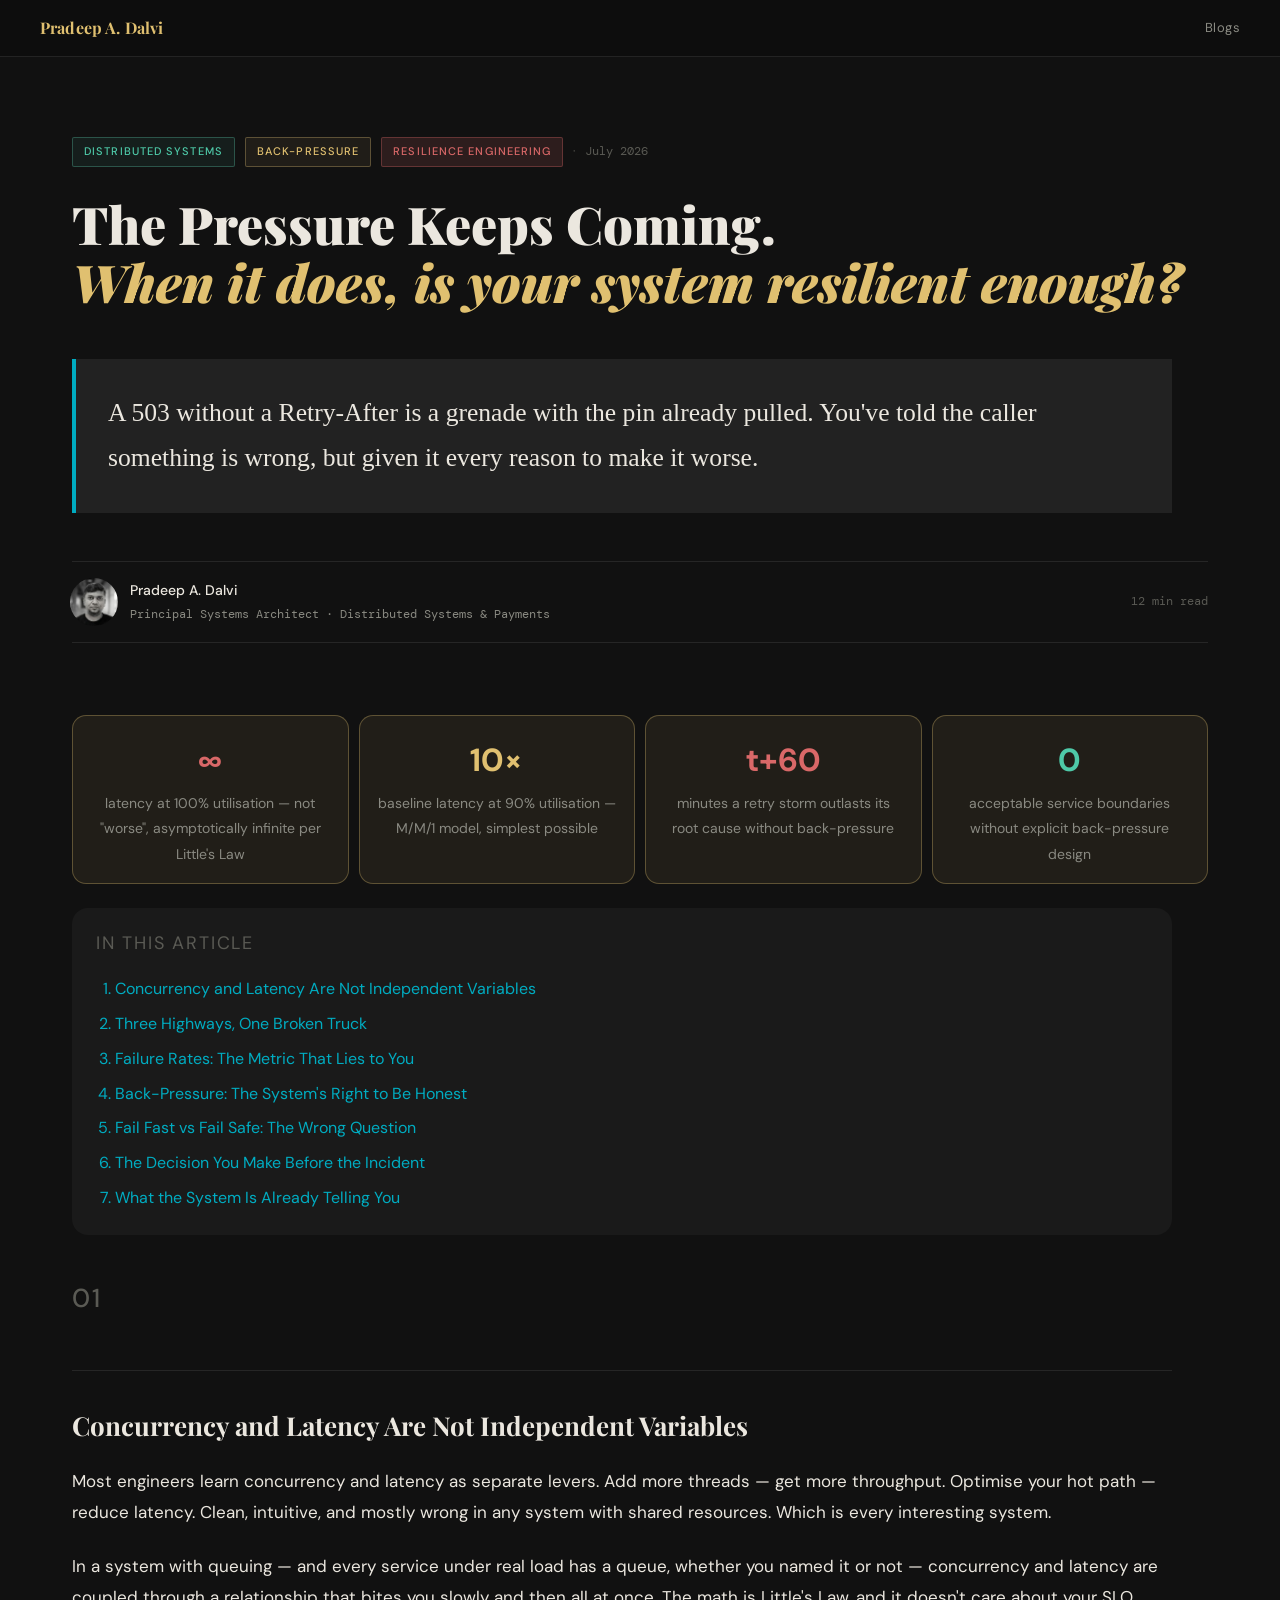
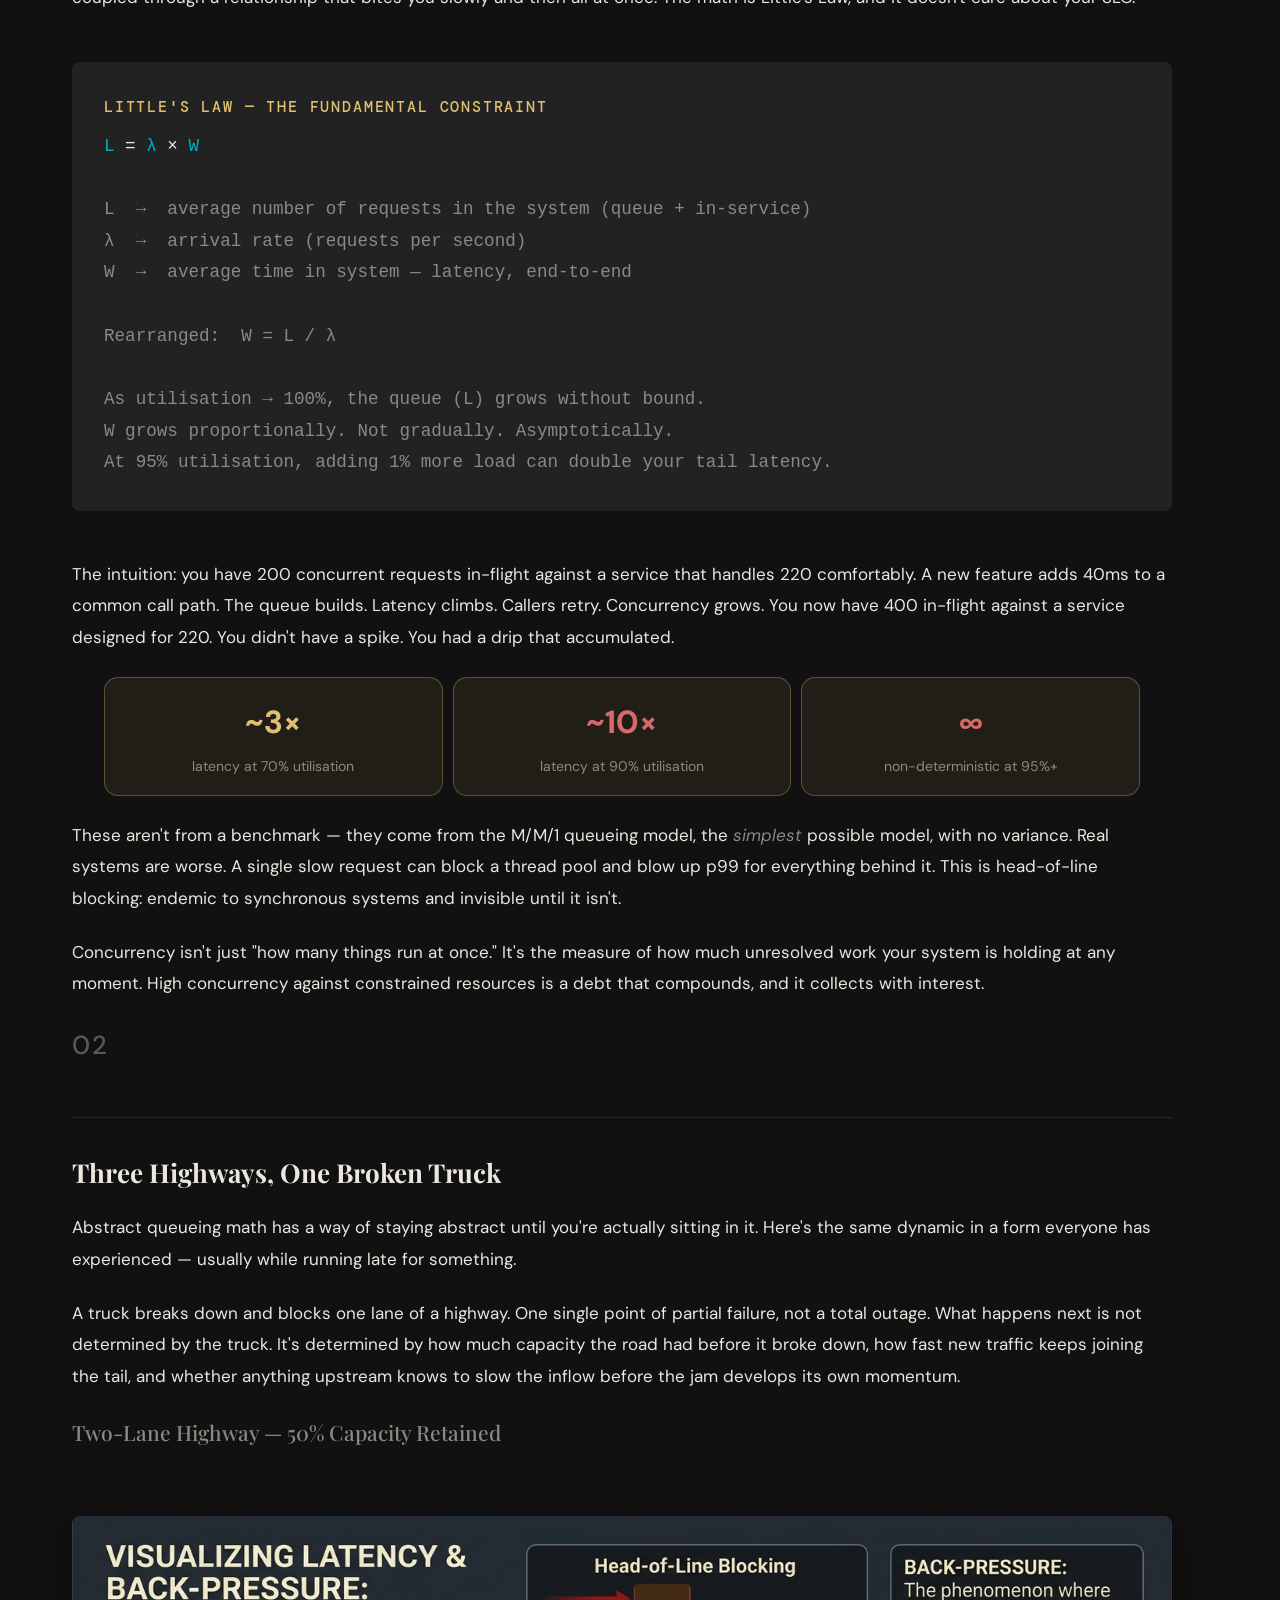
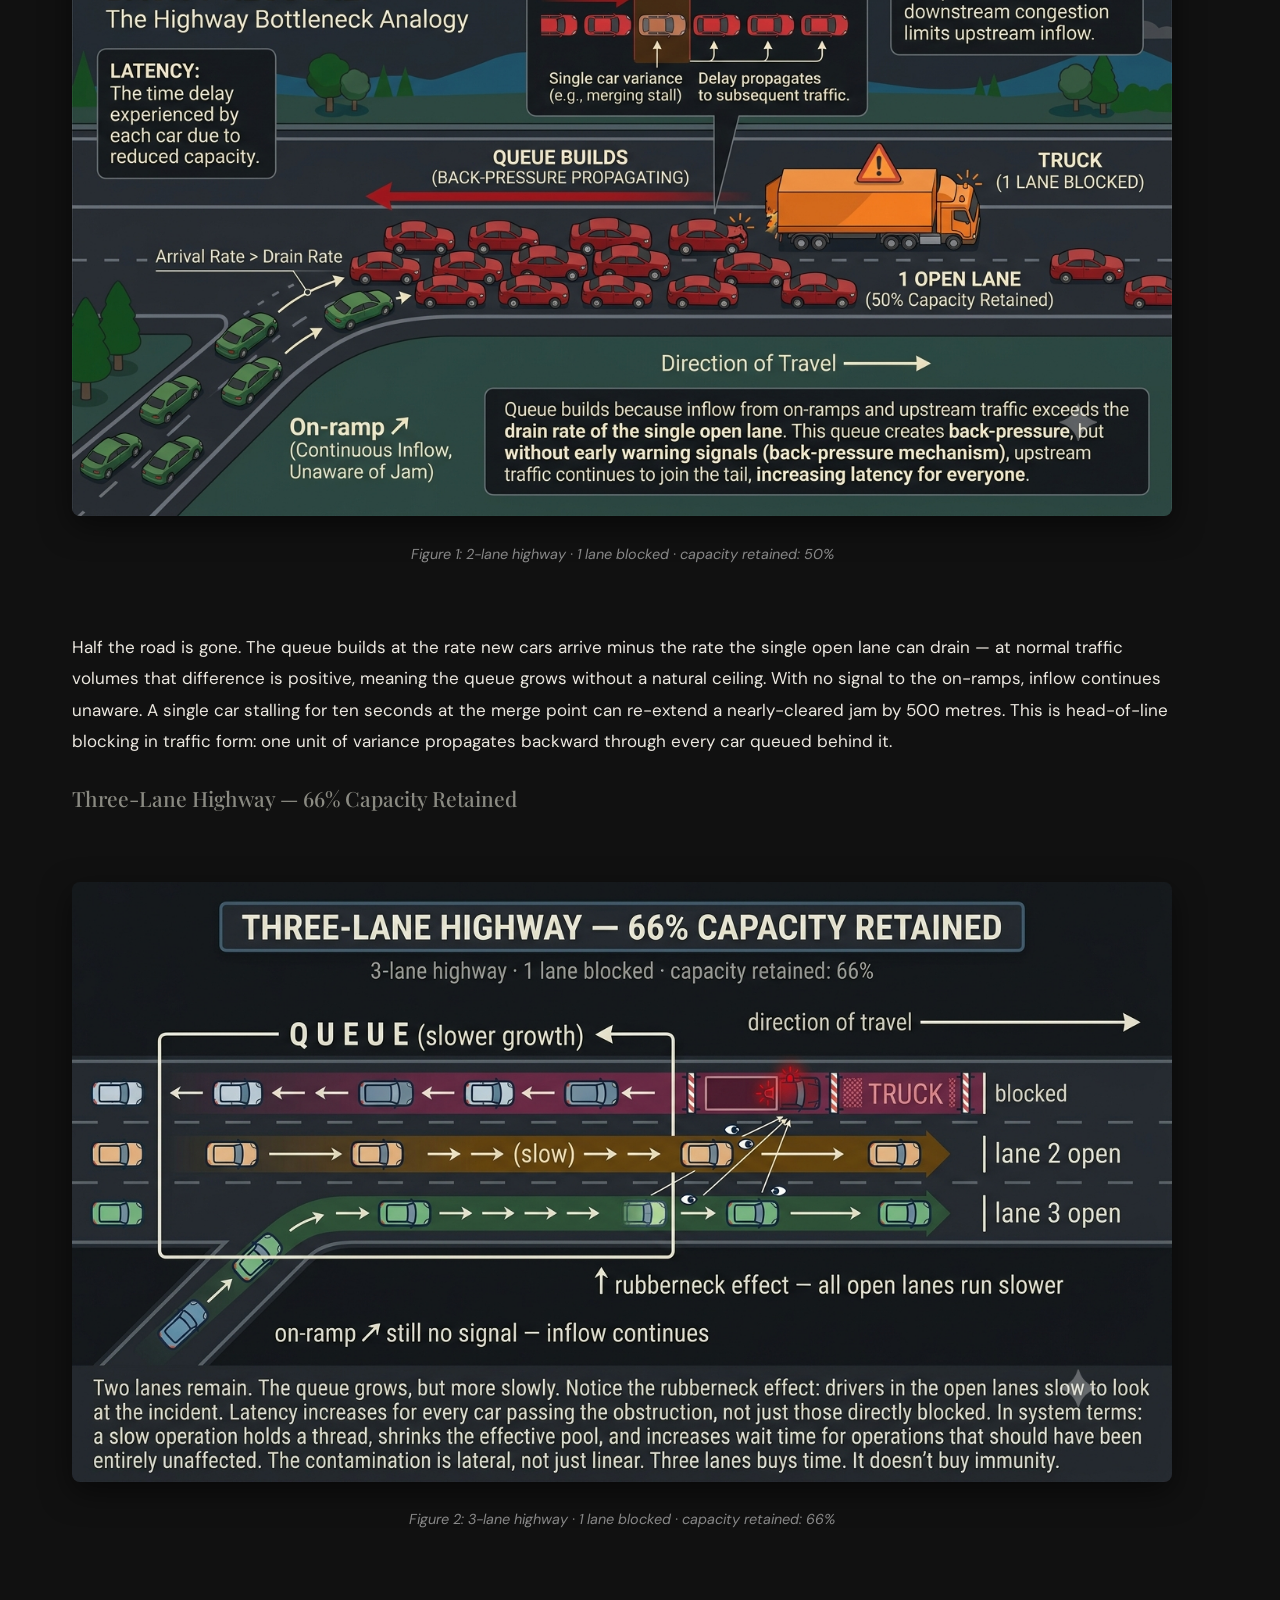
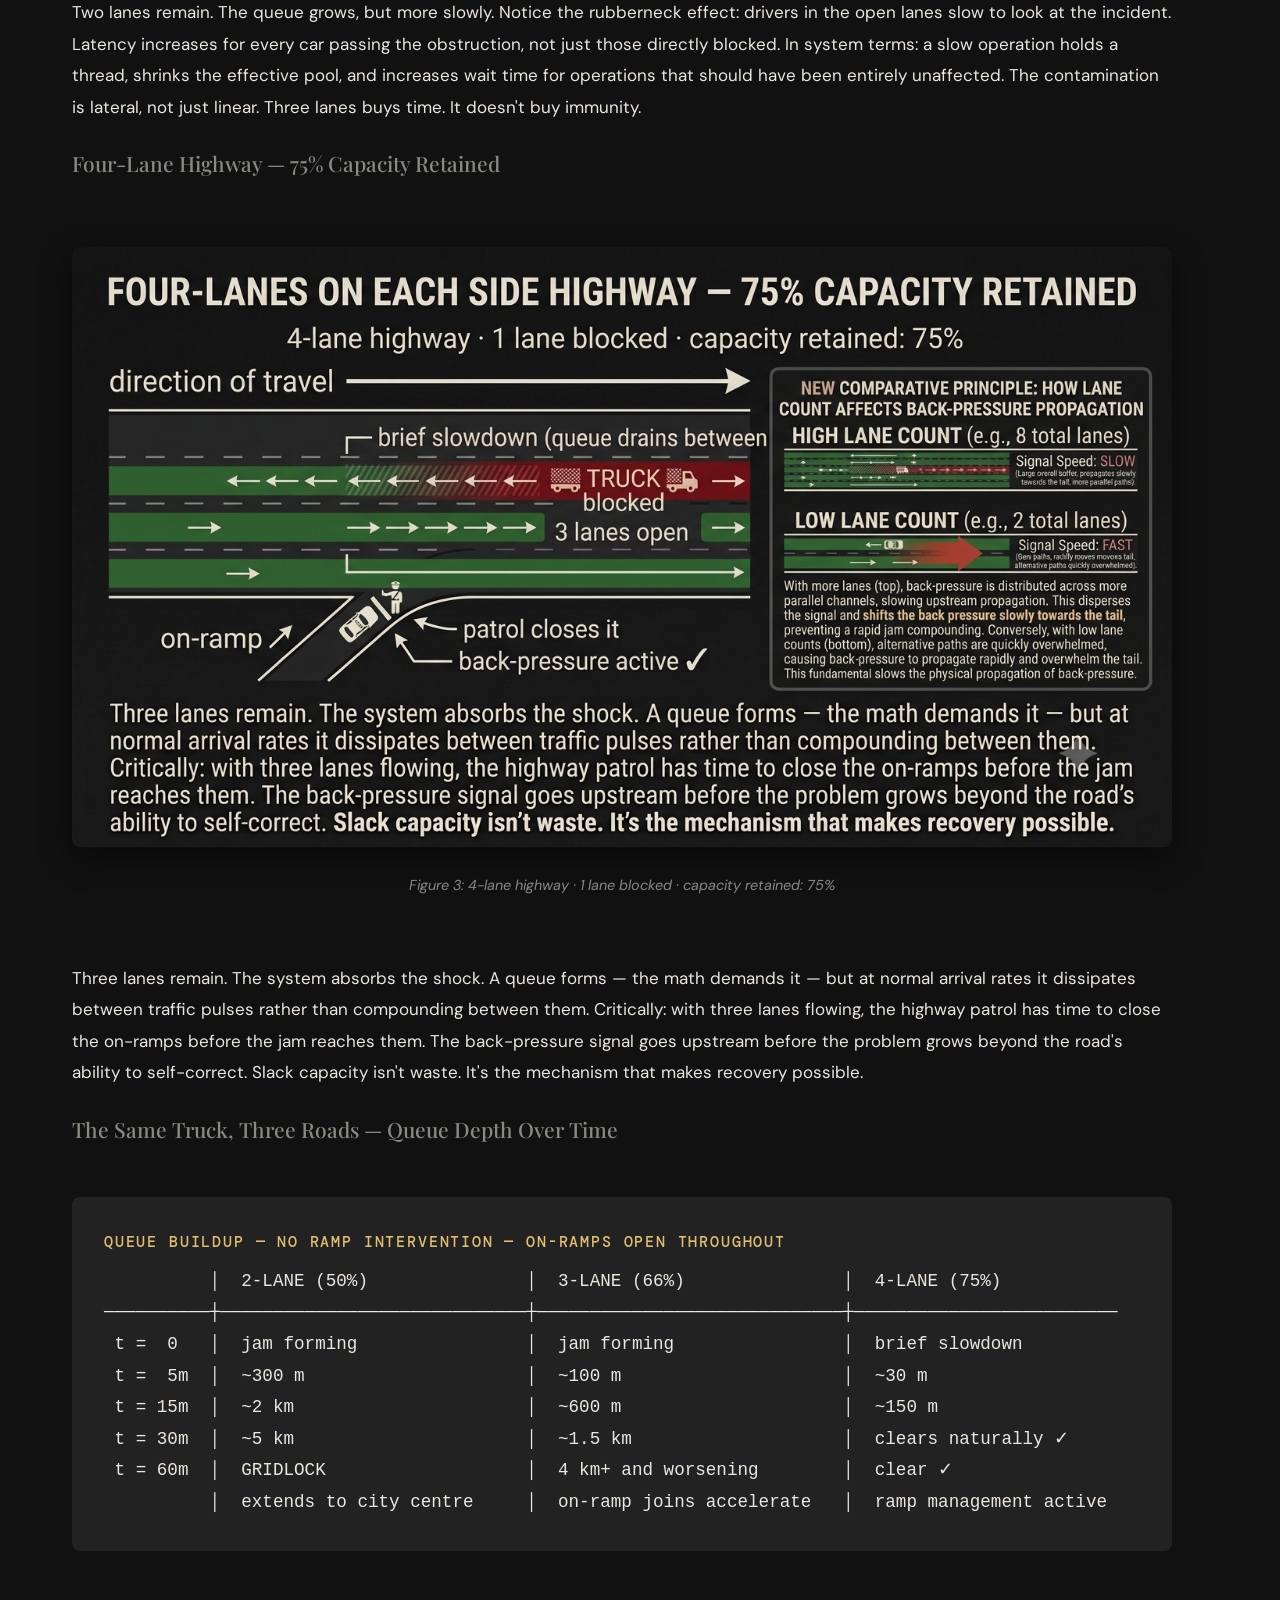
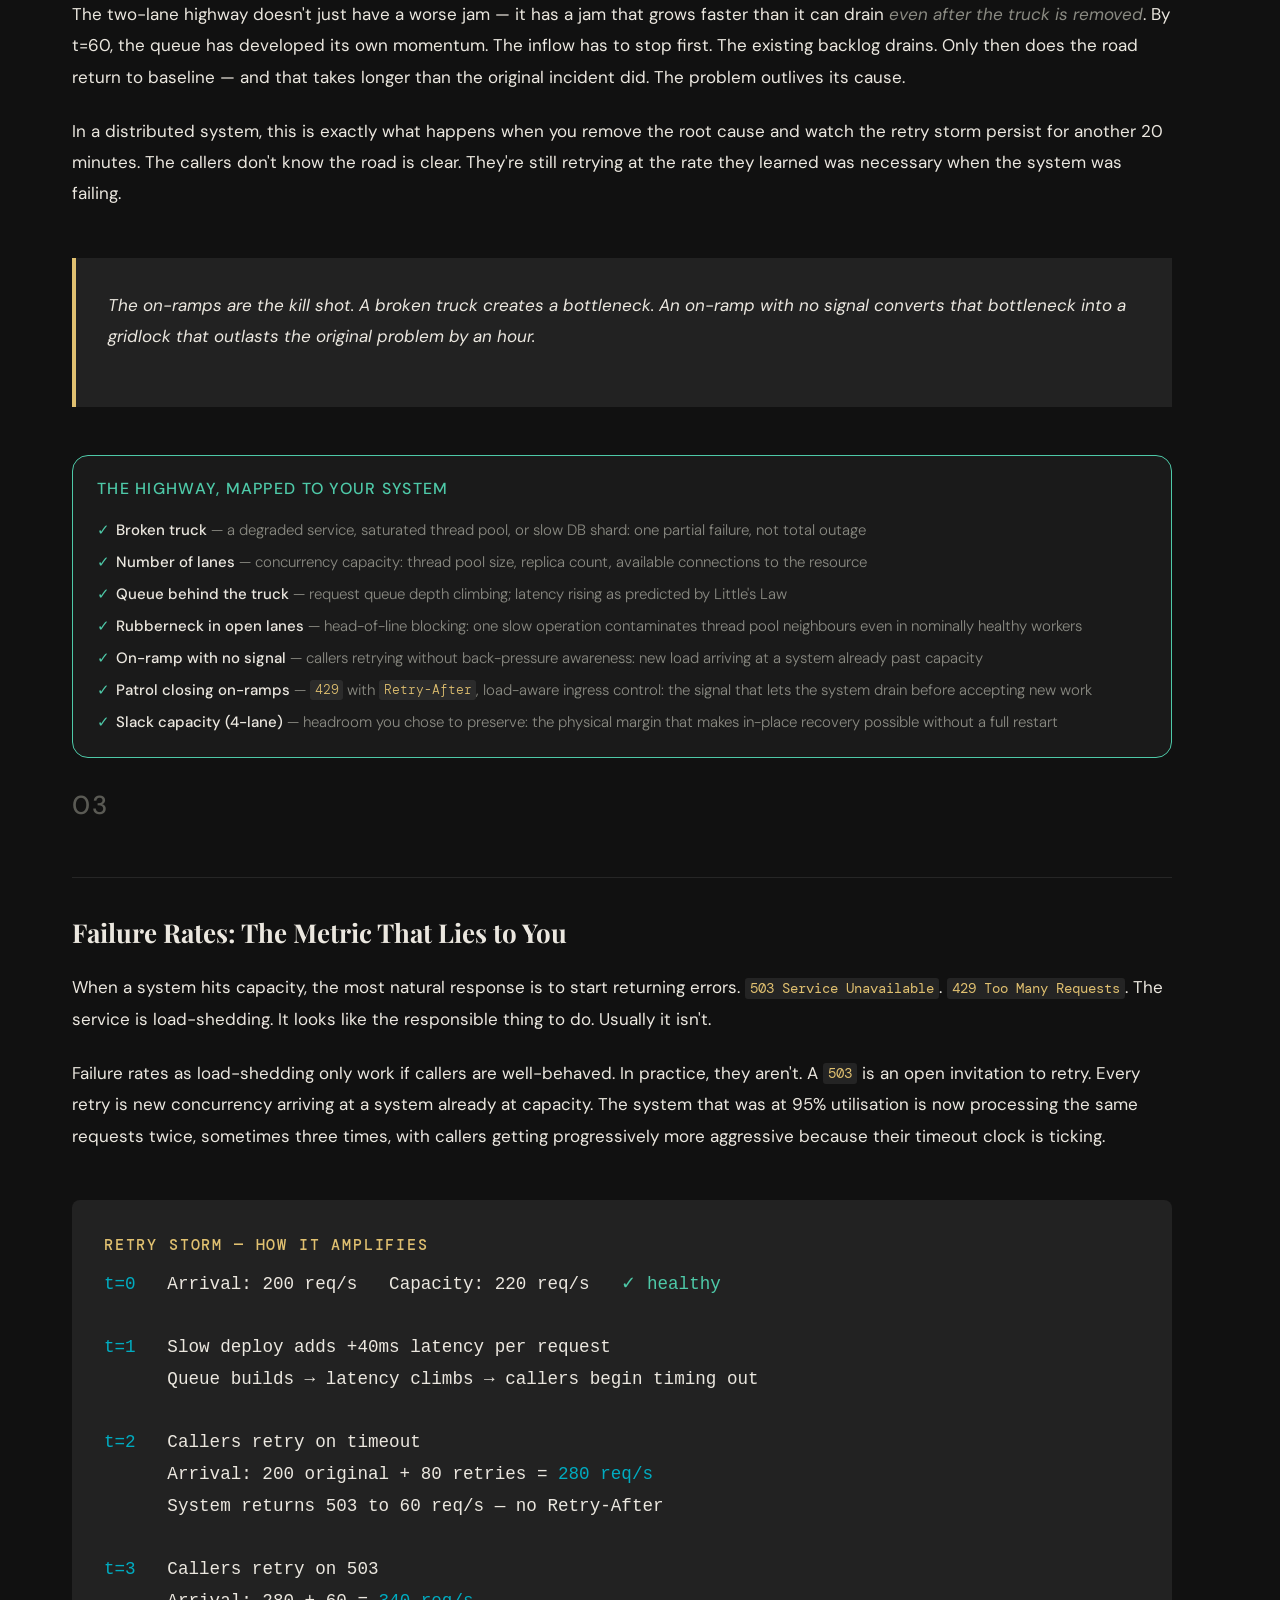
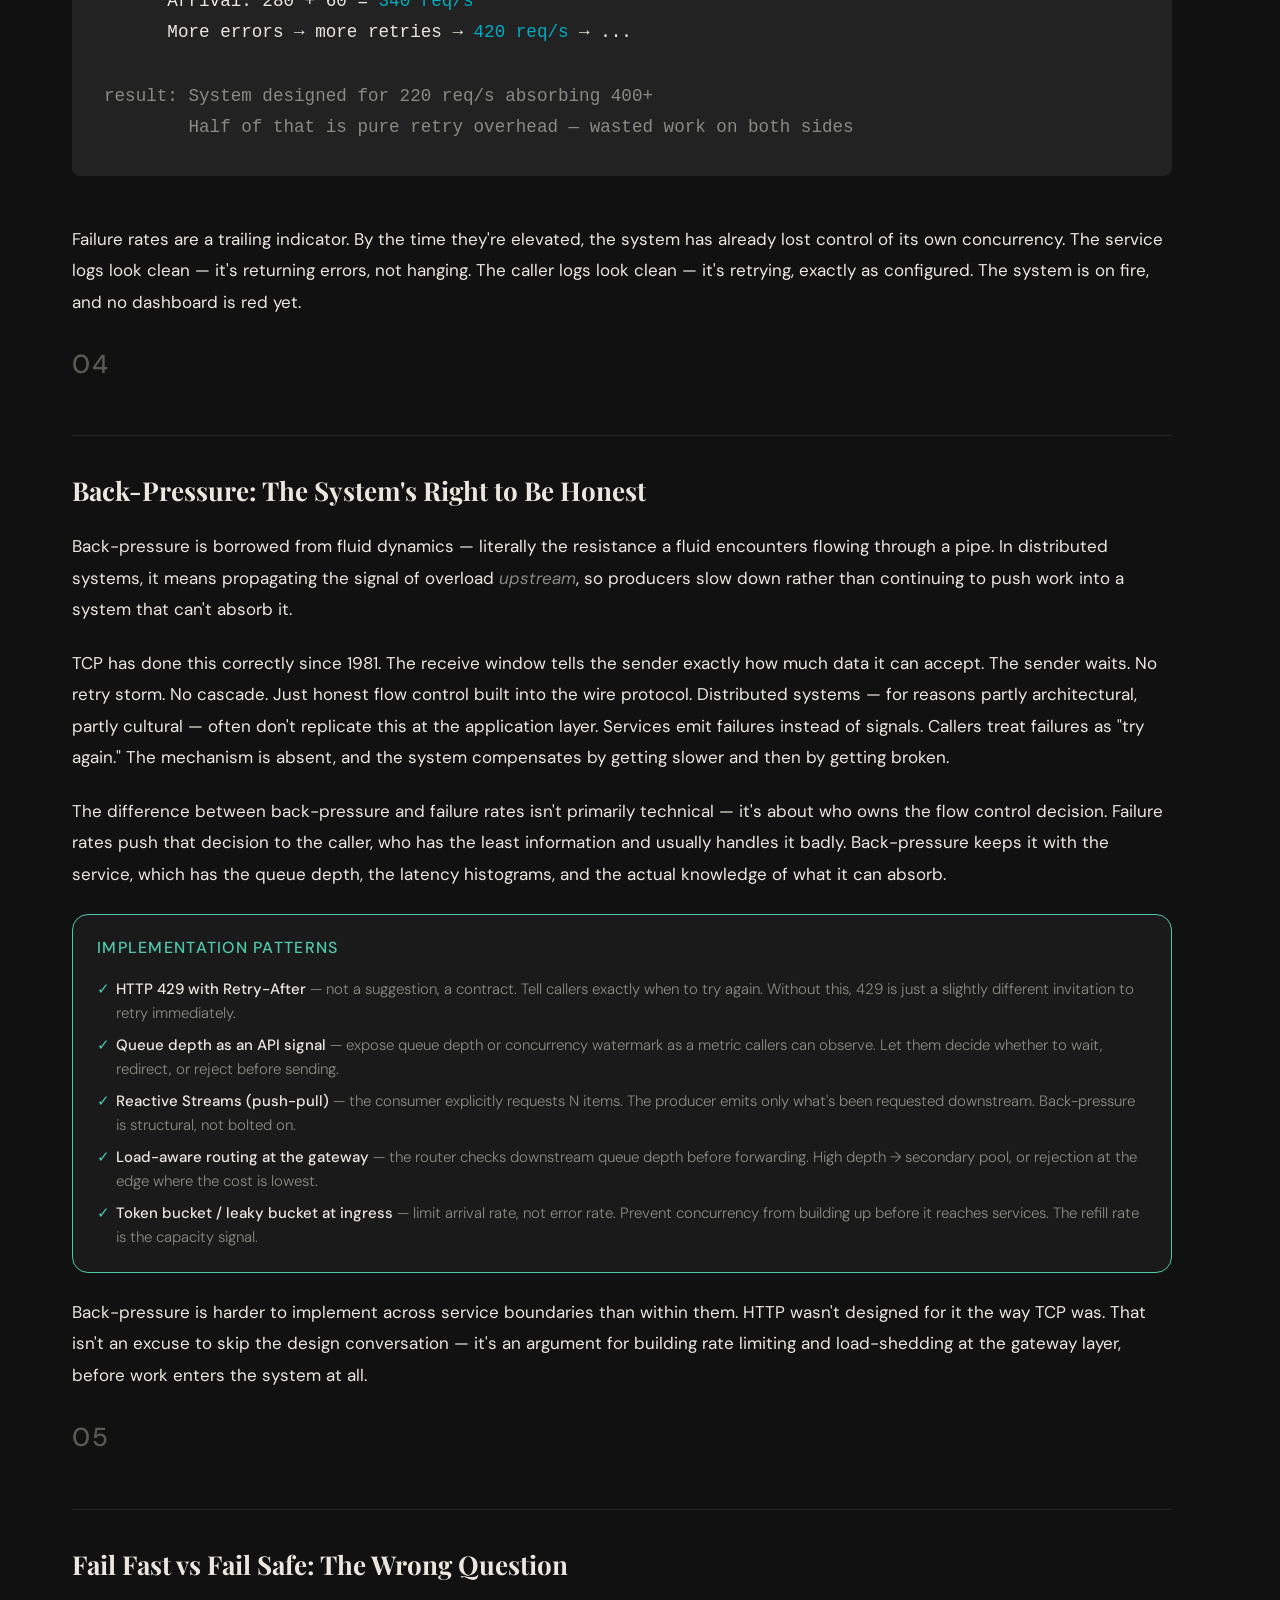
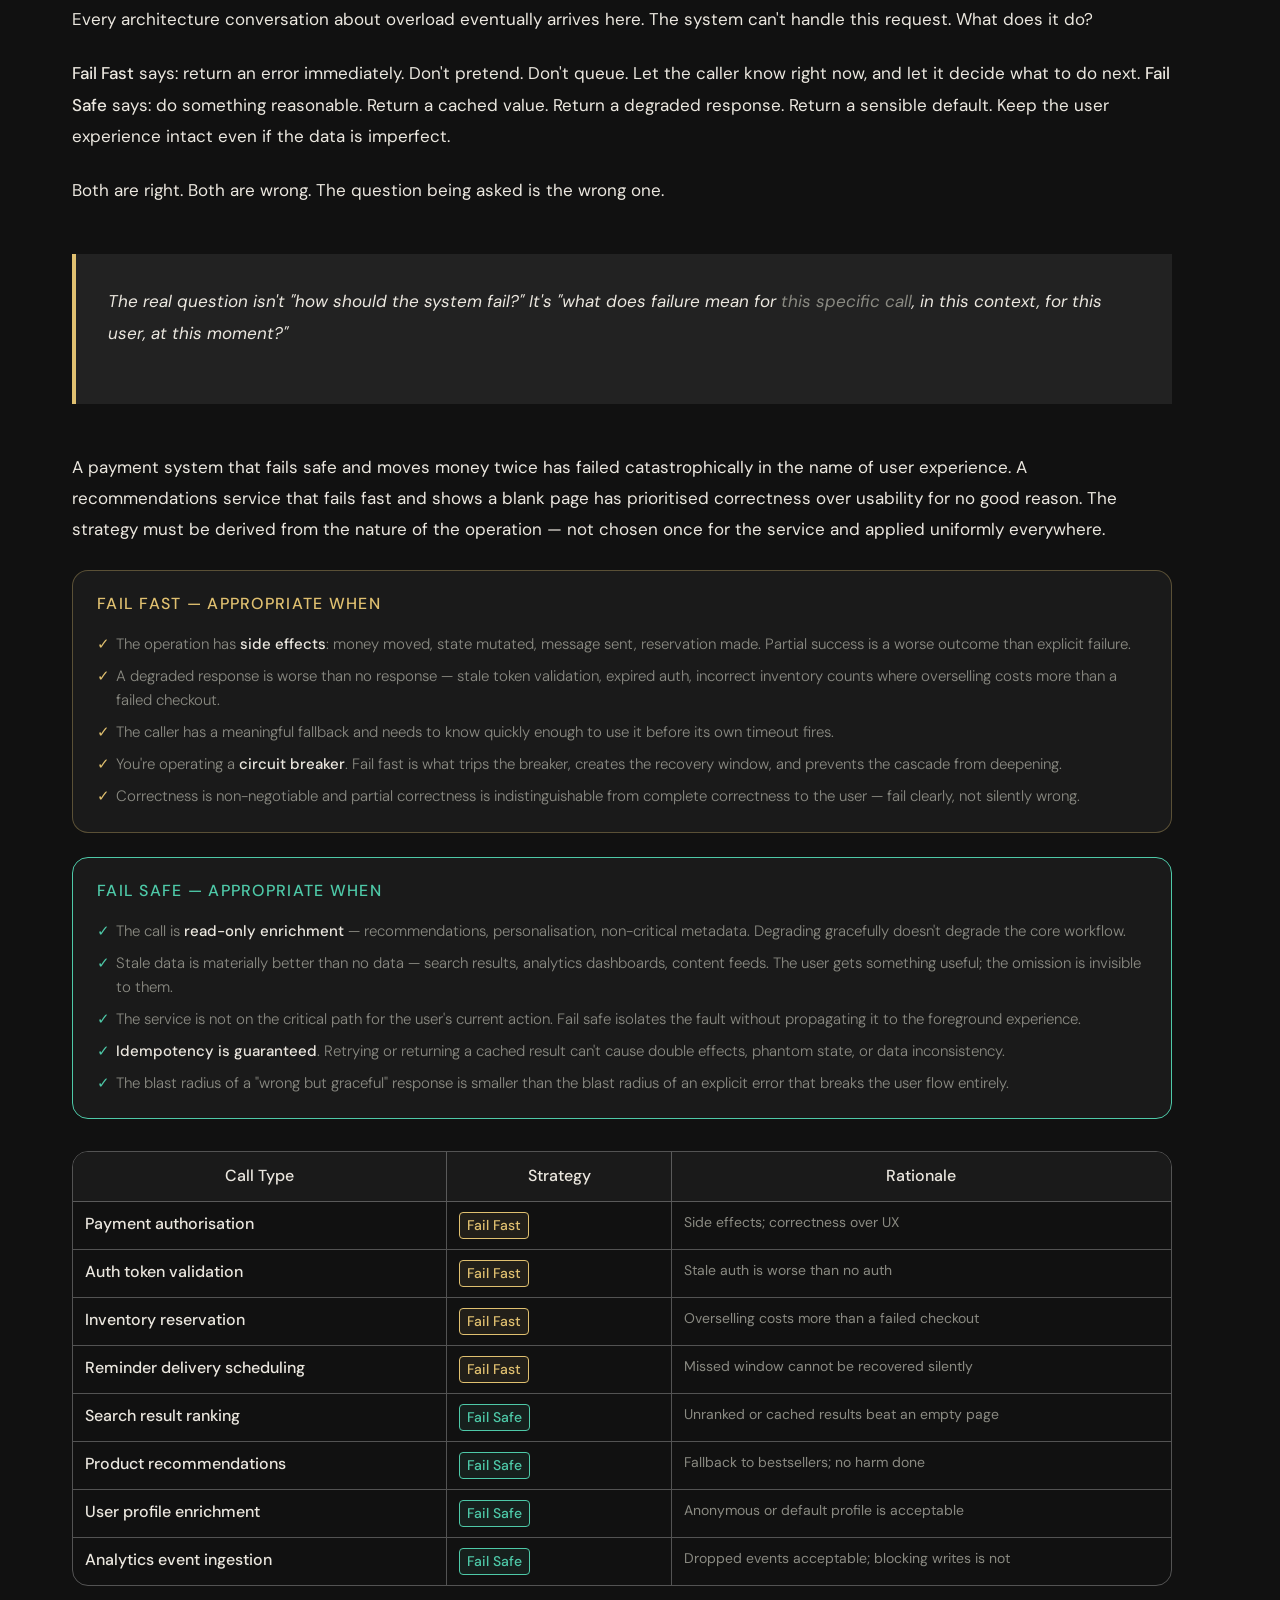
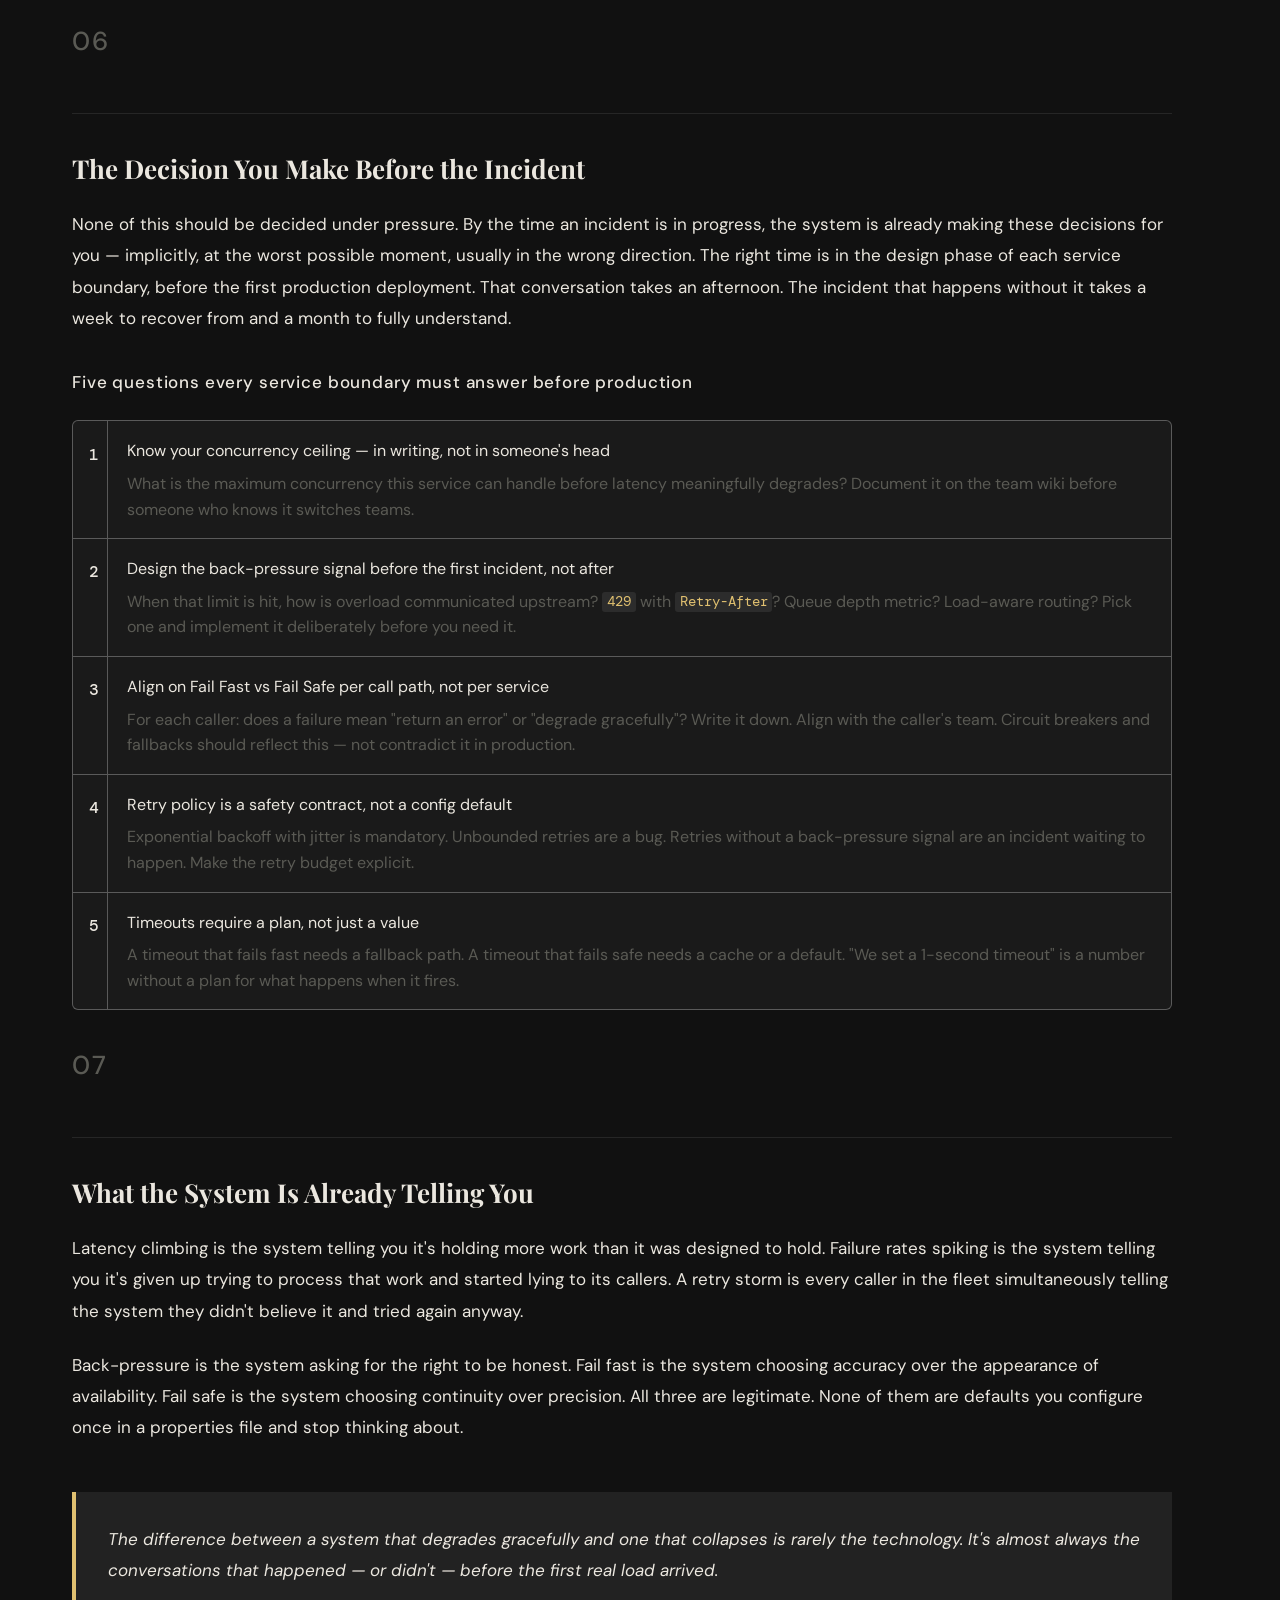
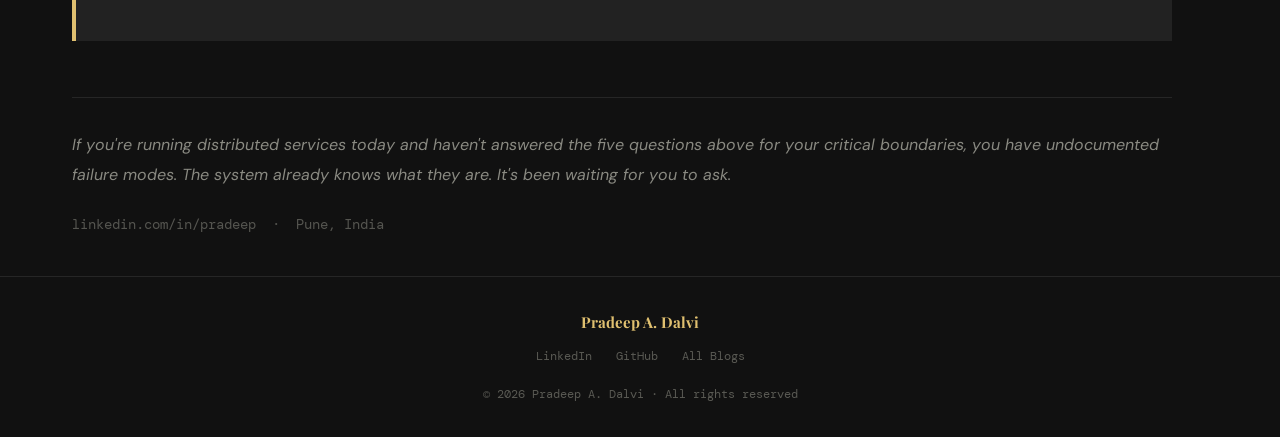
<file: blogs/the-pressure-keeps-coming.html>
<!DOCTYPE html>
<html lang="en">
<head>
    <!-- Google tag (gtag.js) -->
    <script async src="https://www.googletagmanager.com/gtag/js?id=G-DQ4TX83NWC"></script>
    <script>
        window.dataLayer = window.dataLayer || [];
        function gtag(){dataLayer.push(arguments);}
        gtag('js', new Date());

        gtag('config', 'G-DQ4TX83NWC');
    </script>
    <meta charset="UTF-8">
    <meta name="viewport" content="width=device-width, initial-scale=1.0">

    <link rel="preconnect" href="https://fonts.googleapis.com">
    <link href="https://fonts.googleapis.com/css2?family=Playfair+Display:ital,wght@0,400;0,700;0,900;1,400;1,700&family=DM+Sans:wght@300;400;500&family=DM+Mono:wght@400;500&display=swap" rel="stylesheet">
    <link rel="stylesheet" type="text/css" href="/css/blogs.css">
    <link rel="icon" type="image/x-icon" href="/favicon.ico">
    <link rel="icon" type="image/png" sizes="16x16" href="/favicon-16x16.png">
    <link rel="icon" type="image/png" sizes="32x32" href="/favicon-32x32.png">
    <link rel="icon" type="image/png" sizes="48x48" href="/favicon-48x48.png">
    <link rel="manifest" href="/manifest.webmanifest" crossOrigin="use-credentials">
    <meta name="mobile-web-app-capable" content="yes">
    <meta name="theme-color" content="#fff">
    <meta name="application-name" content="Pradeep A. Dalvi">
    <link rel="apple-touch-icon" sizes="180x180" href="/apple-touch-icon-180x180.png">
    <meta name="apple-mobile-web-app-capable" content="yes">
    <meta name="apple-mobile-web-app-status-bar-style" content="black-translucent">
    <meta name="apple-mobile-web-app-title" content="Pradeep A. Dalvi">
    <title>The Pressure Keeps Coming | Blogs — Pradeep A. Dalvi</title>
</head>
<body>

<!-- ── NAV ─────────────────────────────────────────── -->
<header class="site-header">
    <div class="header-inner">
        <a href="/index" class="site-name">Pradeep A. Dalvi</a>
        <nav class="header-links">
            <a href="/blogs/">Blogs</a>
        </nav>
    </div>
</header>

<!-- ── HERO ─────────────────────────────────────────── -->
<div class="hero">
  <div class="hero-tags">
    <span class="tag tag-arch">Distributed Systems</span>
    <span class="tag tag-payments">Back-Pressure</span>
    <span class="tag tag-resilience">Resilience Engineering</span>
    <span class="tag-sep">·</span>
    <span class="tag-date">July 2026</span>
  </div>

  <h1 class="hero-title">
    The Pressure Keeps Coming.<br>
    <em>When it does, is your system resilient enough?</em>
  </h1>

  <p class="hero-deck">
    A 503 without a Retry-After is a grenade with the pin already pulled. You've told the caller something is wrong, but given it every reason to make it worse.
  </p>

  <div class="author-strip">
      <div class="avatar"><img src="/images/actor_thumbnail.jpeg" class="thumbnail" alt="PD"/></div>
    <div>
      <div class="author-name">Pradeep A. Dalvi</div>
      <div class="author-role">Principal Systems Architect · Distributed Systems &amp; Payments</div>
    </div>
    <div class="read-time">12 min read</div>
  </div>
</div>

<!-- ── STATS BAR ──────────────────────────────────────── -->
<div class="stats-bar">
  <div class="stats-grid">
    <div class="stats-cell">
      <span class="num danger">∞</span>
      <div class="label">latency at 100% utilisation — not "worse", asymptotically infinite per Little's Law</div>
    </div>
    <div class="stats-cell">
      <span class="num warning">10×</span>
      <div class="label">baseline latency at 90% utilisation — M/M/1 model, simplest possible</div>
    </div>
    <div class="stats-cell">
      <span class="num danger">t+60</span>
      <div class="label">minutes a retry storm outlasts its root cause without back-pressure</div>
    </div>
    <div class="stats-cell">
      <span class="num success">0</span>
      <div class="label">acceptable service boundaries without explicit back-pressure design</div>
    </div>
  </div>
</div>

<!-- ── ARTICLE ────────────────────────────────────────── -->
<article class="article">
  <div class="prose">

    <!-- TOC -->
    <div class="toc">
      <div class="toc-head">In this article</div>
      <ol>
        <li><a href="#s1">Concurrency and Latency Are Not Independent Variables</a></li>
        <li><a href="#s2">Three Highways, One Broken Truck</a></li>
        <li><a href="#s3">Failure Rates: The Metric That Lies to You</a></li>
        <li><a href="#s4">Back-Pressure: The System's Right to Be Honest</a></li>
        <li><a href="#s5">Fail Fast vs Fail Safe: The Wrong Question</a></li>
        <li><a href="#s6">The Decision You Make Before the Incident</a></li>
        <li><a href="#s7">What the System Is Already Telling You</a></li>
      </ol>
    </div>

    <!-- ── 01 ─────────────────────────────────────────── -->
    <div class="section-accent"><span class="section-num">01</span></div>
    <h2 class="section-heading" id="s1">Concurrency and Latency Are Not Independent Variables</h2>

    <p>Most engineers learn concurrency and latency as separate levers. Add more threads — get more throughput. Optimise your hot path — reduce latency. Clean, intuitive, and mostly wrong in any system with shared resources. Which is every interesting system.</p>

    <p>In a system with queuing — and every service under real load has a queue, whether you named it or not — concurrency and latency are coupled through a relationship that bites you slowly and then all at once. The math is Little's Law, and it doesn't care about your SLO.</p>

    <div class="visualization">
      <span class="viz-label">Little's Law — the fundamental constraint</span>
      <pre>
<span class="kw">L</span> = <span class="kw">λ</span> × <span class="kw">W</span>

<span class="c">L  →  average number of requests in the system (queue + in-service)</span>
<span class="c">λ  →  arrival rate (requests per second)</span>
<span class="c">W  →  average time in system — latency, end-to-end</span>

<span class="c">Rearranged:  W = L / λ</span>

<span class="c">As utilisation → 100%, the queue (L) grows without bound.
W grows proportionally. Not gradually. Asymptotically.
At 95% utilisation, adding 1% more load can double your tail latency.</span></pre>
    </div>

    <p>The intuition: you have 200 concurrent requests in-flight against a service that handles 220 comfortably. A new feature adds 40ms to a common call path. The queue builds. Latency climbs. Callers retry. Concurrency grows. You now have 400 in-flight against a service designed for 220. You didn't have a spike. You had a drip that accumulated.</p>

    <div class="stats-bar">
      <div class="stats-grid stats-grid-3">
        <div class="stats-cell"><span class="num warning">~3×</span><div class="label">latency at 70% utilisation</div></div>
        <div class="stats-cell"><span class="num danger">~10×</span><div class="label">latency at 90% utilisation</div></div>
        <div class="stats-cell"><span class="num danger">∞</span><div class="label">non-deterministic at 95%+</div></div>
      </div>
    </div>

    <p>These aren't from a benchmark — they come from the M/M/1 queueing model, the <em>simplest</em> possible model, with no variance. Real systems are worse. A single slow request can block a thread pool and blow up p99 for everything behind it. This is head-of-line blocking: endemic to synchronous systems and invisible until it isn't.</p>

    <p>Concurrency isn't just "how many things run at once." It's the measure of how much unresolved work your system is holding at any moment. High concurrency against constrained resources is a debt that compounds, and it collects with interest.</p>

    <!-- ── 02 ─────────────────────────────────────────── -->
    <div class="section-accent"><span class="section-num">02</span></div>
    <h2 class="section-heading" id="s2">Three Highways, One Broken Truck</h2>

    <p>Abstract queueing math has a way of staying abstract until you're actually sitting in it. Here's the same dynamic in a form everyone has experienced — usually while running late for something.</p>

    <p>A truck breaks down and blocks one lane of a highway. One single point of partial failure, not a total outage. What happens next is not determined by the truck. It's determined by how much capacity the road had before it broke down, how fast new traffic keeps joining the tail, and whether anything upstream knows to slow the inflow before the jam develops its own momentum.</p>

    <h3 class="section-subheading">Two-Lane Highway — 50% Capacity Retained</h3>

      <figure>
          <img src="/images/back_pressure_2_lanes_dark.png" alt="Infographic illustrating 2-lane highway shifting back-pressure immediately.">
          <figcaption>Figure 1: 2-lane highway · 1 lane blocked · capacity retained: 50%</figcaption>
      </figure>

    <p>Half the road is gone. The queue builds at the rate new cars arrive minus the rate the single open lane can drain — at normal traffic volumes that difference is positive, meaning the queue grows without a natural ceiling. With no signal to the on-ramps, inflow continues unaware. A single car stalling for ten seconds at the merge point can re-extend a nearly-cleared jam by 500 metres. This is head-of-line blocking in traffic form: one unit of variance propagates backward through every car queued behind it.</p>

    <h3 class="section-subheading">Three-Lane Highway — 66% Capacity Retained</h3>

      <figure>
          <img src="/images/back_pressure_3_lanes_dark.png" alt="Infographic illustrating 3-lane highway where back-pressure is building up.">
          <figcaption>Figure 2: 3-lane highway · 1 lane blocked · capacity retained: 66%</figcaption>
      </figure>

    <p>Two lanes remain. The queue grows, but more slowly. Notice the rubberneck effect: drivers in the open lanes slow to look at the incident. Latency increases for every car passing the obstruction, not just those directly blocked. In system terms: a slow operation holds a thread, shrinks the effective pool, and increases wait time for operations that should have been entirely unaffected. The contamination is lateral, not just linear. Three lanes buys time. It doesn't buy immunity.</p>

    <h3 class="section-subheading">Four-Lane Highway — 75% Capacity Retained</h3>

      <figure>
          <img src="/images/back_pressure_4_lanes_dark.png" alt="Infographic illustrating 4-lane highway shifting back-pressure very slowly.">
          <figcaption>Figure 3: 4-lane highway · 1 lane blocked · capacity retained: 75%</figcaption>
      </figure>

    <p>Three lanes remain. The system absorbs the shock. A queue forms — the math demands it — but at normal arrival rates it dissipates between traffic pulses rather than compounding between them. Critically: with three lanes flowing, the highway patrol has time to close the on-ramps before the jam reaches them. The back-pressure signal goes upstream before the problem grows beyond the road's ability to self-correct. Slack capacity isn't waste. It's the mechanism that makes recovery possible.</p>

    <h3 class="section-subheading">The Same Truck, Three Roads — Queue Depth Over Time</h3>

    <div class="visualization">
      <span class="viz-label">queue buildup — no ramp intervention — on-ramps open throughout</span>
      <pre>
          │  2-LANE (50%)               │  3-LANE (66%)               │  4-LANE (75%)
──────────┼─────────────────────────────┼─────────────────────────────┼─────────────────────────
 t =  0   │  jam forming                │  jam forming                │  brief slowdown
 t =  5m  │  ~300 m                     │  ~100 m                     │  ~30 m
 t = 15m  │  ~2 km                      │  ~600 m                     │  ~150 m
 t = 30m  │  ~5 km                      │  ~1.5 km                    │  clears naturally ✓
 t = 60m  │  GRIDLOCK                   │  4 km+ and worsening        │  clear ✓
          │  extends to city centre     │  on-ramp joins accelerate   │  ramp management active</pre>
    </div>

    <p>The two-lane highway doesn't just have a worse jam — it has a jam that grows faster than it can drain <em>even after the truck is removed</em>. By t=60, the queue has developed its own momentum. The inflow has to stop first. The existing backlog drains. Only then does the road return to baseline — and that takes longer than the original incident did. The problem outlives its cause.</p>

    <p>In a distributed system, this is exactly what happens when you remove the root cause and watch the retry storm persist for another 20 minutes. The callers don't know the road is clear. They're still retrying at the rate they learned was necessary when the system was failing.</p>

    <blockquote>
      <p>The on-ramps are the kill shot. A broken truck creates a bottleneck. An on-ramp with no signal converts that bottleneck into a gridlock that outlasts the original problem by an hour.</p>
    </blockquote>

    <div class="callout">
      <div class="callout-head">The highway, mapped to your system</div>
      <ul>
        <li><strong>Broken truck</strong> — a degraded service, saturated thread pool, or slow DB shard: one partial failure, not total outage</li>
        <li><strong>Number of lanes</strong> — concurrency capacity: thread pool size, replica count, available connections to the resource</li>
        <li><strong>Queue behind the truck</strong> — request queue depth climbing; latency rising as predicted by Little's Law</li>
        <li><strong>Rubberneck in open lanes</strong> — head-of-line blocking: one slow operation contaminates thread pool neighbours even in nominally healthy workers</li>
        <li><strong>On-ramp with no signal</strong> — callers retrying without back-pressure awareness: new load arriving at a system already past capacity</li>
        <li><strong>Patrol closing on-ramps</strong> — <code>429</code> with <code>Retry-After</code>, load-aware ingress control: the signal that lets the system drain before accepting new work</li>
        <li><strong>Slack capacity (4-lane)</strong> — headroom you chose to preserve: the physical margin that makes in-place recovery possible without a full restart</li>
      </ul>
    </div>

    <!-- ── 03 ─────────────────────────────────────────── -->
    <div class="section-accent"><span class="section-num">03</span></div>
    <h2 class="section-heading" id="s3">Failure Rates: The Metric That Lies to You</h2>

    <p>When a system hits capacity, the most natural response is to start returning errors. <code>503 Service Unavailable</code>. <code>429 Too Many Requests</code>. The service is load-shedding. It looks like the responsible thing to do. Usually it isn't.</p>

    <p>Failure rates as load-shedding only work if callers are well-behaved. In practice, they aren't. A <code>503</code> is an open invitation to retry. Every retry is new concurrency arriving at a system already at capacity. The system that was at 95% utilisation is now processing the same requests twice, sometimes three times, with callers getting progressively more aggressive because their timeout clock is ticking.</p>

    <div class="visualization">
      <span class="viz-label">retry storm — how it amplifies</span>
      <pre>
<span class="hl">t=0</span>   Arrival: 200 req/s   Capacity: 220 req/s   <span class="vl">✓ healthy</span>

<span class="hl">t=1</span>   Slow deploy adds +40ms latency per request
      Queue builds → latency climbs → callers begin timing out

<span class="hl">t=2</span>   Callers retry on timeout
      Arrival: 200 original + 80 retries = <span class="kw">280 req/s</span>
      System returns 503 to 60 req/s — no Retry-After

<span class="hl">t=3</span>   Callers retry on 503
      Arrival: 280 + 60 = <span class="kw">340 req/s</span>
      More errors → more retries → <span class="kw">420 req/s</span> → ...

<span class="c">result: System designed for 220 req/s absorbing 400+
        Half of that is pure retry overhead — wasted work on both sides</span></pre>
    </div>

    <p>Failure rates are a trailing indicator. By the time they're elevated, the system has already lost control of its own concurrency. The service logs look clean — it's returning errors, not hanging. The caller logs look clean — it's retrying, exactly as configured. The system is on fire, and no dashboard is red yet.</p>

    <!-- ── 04 ─────────────────────────────────────────── -->
    <div class="section-accent"><span class="section-num">04</span></div>
    <h2 class="section-heading" id="s4">Back-Pressure: The System's Right to Be Honest</h2>

    <p>Back-pressure is borrowed from fluid dynamics — literally the resistance a fluid encounters flowing through a pipe. In distributed systems, it means propagating the signal of overload <em>upstream</em>, so producers slow down rather than continuing to push work into a system that can't absorb it.</p>

    <p>TCP has done this correctly since 1981. The receive window tells the sender exactly how much data it can accept. The sender waits. No retry storm. No cascade. Just honest flow control built into the wire protocol. Distributed systems — for reasons partly architectural, partly cultural — often don't replicate this at the application layer. Services emit failures instead of signals. Callers treat failures as "try again." The mechanism is absent, and the system compensates by getting slower and then by getting broken.</p>

    <p>The difference between back-pressure and failure rates isn't primarily technical — it's about who owns the flow control decision. Failure rates push that decision to the caller, who has the least information and usually handles it badly. Back-pressure keeps it with the service, which has the queue depth, the latency histograms, and the actual knowledge of what it can absorb.</p>

    <div class="callout">
      <div class="callout-head">Implementation Patterns</div>
      <ul>
        <li><strong>HTTP 429 with Retry-After</strong> — not a suggestion, a contract. Tell callers exactly when to try again. Without this, 429 is just a slightly different invitation to retry immediately.</li>
        <li><strong>Queue depth as an API signal</strong> — expose queue depth or concurrency watermark as a metric callers can observe. Let them decide whether to wait, redirect, or reject before sending.</li>
        <li><strong>Reactive Streams (push-pull)</strong> — the consumer explicitly requests N items. The producer emits only what's been requested downstream. Back-pressure is structural, not bolted on.</li>
        <li><strong>Load-aware routing at the gateway</strong> — the router checks downstream queue depth before forwarding. High depth → secondary pool, or rejection at the edge where the cost is lowest.</li>
        <li><strong>Token bucket / leaky bucket at ingress</strong> — limit arrival rate, not error rate. Prevent concurrency from building up before it reaches services. The refill rate is the capacity signal.</li>
      </ul>
    </div>

    <p>Back-pressure is harder to implement across service boundaries than within them. HTTP wasn't designed for it the way TCP was. That isn't an excuse to skip the design conversation — it's an argument for building rate limiting and load-shedding at the gateway layer, before work enters the system at all.</p>

    <!-- ── 05 ─────────────────────────────────────────── -->
    <div class="section-accent"><span class="section-num">05</span></div>
    <h2 class="section-heading" id="s5">Fail Fast vs Fail Safe: The Wrong Question</h2>

    <p>Every architecture conversation about overload eventually arrives here. The system can't handle this request. What does it do?</p>

    <p><strong>Fail Fast</strong> says: return an error immediately. Don't pretend. Don't queue. Let the caller know right now, and let it decide what to do next. <strong>Fail Safe</strong> says: do something reasonable. Return a cached value. Return a degraded response. Return a sensible default. Keep the user experience intact even if the data is imperfect.</p>

    <p>Both are right. Both are wrong. The question being asked is the wrong one.</p>

    <blockquote>
      <p>The real question isn't "how should the system fail?" It's "what does failure mean for <em>this specific call</em>, in this context, for this user, at this moment?"</p>
    </blockquote>

    <p>A payment system that fails safe and moves money twice has failed catastrophically in the name of user experience. A recommendations service that fails fast and shows a blank page has prioritised correctness over usability for no good reason. The strategy must be derived from the nature of the operation — not chosen once for the service and applied uniformly everywhere.</p>

    <div class="callout warning">
      <div class="callout-head">Fail Fast — appropriate when</div>
      <ul>
        <li>The operation has <strong>side effects</strong>: money moved, state mutated, message sent, reservation made. Partial success is a worse outcome than explicit failure.</li>
        <li>A degraded response is worse than no response — stale token validation, expired auth, incorrect inventory counts where overselling costs more than a failed checkout.</li>
        <li>The caller has a meaningful fallback and needs to know quickly enough to use it before its own timeout fires.</li>
        <li>You're operating a <strong>circuit breaker</strong>. Fail fast is what trips the breaker, creates the recovery window, and prevents the cascade from deepening.</li>
        <li>Correctness is non-negotiable and partial correctness is indistinguishable from complete correctness to the user — fail clearly, not silently wrong.</li>
      </ul>
    </div>

    <div class="callout">
      <div class="callout-head">Fail Safe — appropriate when</div>
      <ul>
        <li>The call is <strong>read-only enrichment</strong> — recommendations, personalisation, non-critical metadata. Degrading gracefully doesn't degrade the core workflow.</li>
        <li>Stale data is materially better than no data — search results, analytics dashboards, content feeds. The user gets something useful; the omission is invisible to them.</li>
        <li>The service is not on the critical path for the user's current action. Fail safe isolates the fault without propagating it to the foreground experience.</li>
        <li><strong>Idempotency is guaranteed</strong>. Retrying or returning a cached result can't cause double effects, phantom state, or data inconsistency.</li>
        <li>The blast radius of a "wrong but graceful" response is smaller than the blast radius of an explicit error that breaks the user flow entirely.</li>
      </ul>
    </div>

    <div class="matrix">
      <div class="matrix-header cols-3">
        <div>Call Type</div>
        <div>Strategy</div>
        <div>Rationale</div>
      </div>
      <div class="matrix-row cols-3">
        <div class="label">Payment authorisation</div>
        <div><span class="badge badge-warn">Fail Fast</span></div>
        <div>Side effects; correctness over UX</div>
      </div>
      <div class="matrix-row cols-3">
        <div class="label">Auth token validation</div>
        <div><span class="badge badge-warn">Fail Fast</span></div>
        <div>Stale auth is worse than no auth</div>
      </div>
      <div class="matrix-row cols-3">
        <div class="label">Inventory reservation</div>
        <div><span class="badge badge-warn">Fail Fast</span></div>
        <div>Overselling costs more than a failed checkout</div>
      </div>
      <div class="matrix-row cols-3">
        <div class="label">Reminder delivery scheduling</div>
        <div><span class="badge badge-warn">Fail Fast</span></div>
        <div>Missed window cannot be recovered silently</div>
      </div>
      <div class="matrix-row cols-3">
        <div class="label">Search result ranking</div>
        <div><span class="badge badge-success">Fail Safe</span></div>
        <div>Unranked or cached results beat an empty page</div>
      </div>
      <div class="matrix-row cols-3">
        <div class="label">Product recommendations</div>
        <div><span class="badge badge-success">Fail Safe</span></div>
        <div>Fallback to bestsellers; no harm done</div>
      </div>
      <div class="matrix-row cols-3">
        <div class="label">User profile enrichment</div>
        <div><span class="badge badge-success">Fail Safe</span></div>
        <div>Anonymous or default profile is acceptable</div>
      </div>
      <div class="matrix-row cols-3">
        <div class="label">Analytics event ingestion</div>
        <div><span class="badge badge-success">Fail Safe</span></div>
        <div>Dropped events acceptable; blocking writes is not</div>
      </div>
    </div>

    <!-- ── 06 ─────────────────────────────────────────── -->
    <div class="section-accent"><span class="section-num">06</span></div>
    <h2 class="section-heading" id="s6">The Decision You Make Before the Incident</h2>

    <p>None of this should be decided under pressure. By the time an incident is in progress, the system is already making these decisions for you — implicitly, at the worst possible moment, usually in the wrong direction. The right time is in the design phase of each service boundary, before the first production deployment. That conversation takes an afternoon. The incident that happens without it takes a week to recover from and a month to fully understand.</p>

    <p class="step-label">Five questions every service boundary must answer before production</p>

    <div class="steps">
      <div class="step">
        <span class="step-num">1</span>
        <div class="step-body">
          <span class="step-title">Know your concurrency ceiling — in writing, not in someone's head</span>
          <p class="step-desc">What is the maximum concurrency this service can handle before latency meaningfully degrades? Document it on the team wiki before someone who knows it switches teams.</p>
        </div>
      </div>
      <div class="step">
        <span class="step-num">2</span>
        <div class="step-body">
          <span class="step-title">Design the back-pressure signal before the first incident, not after</span>
          <p class="step-desc">When that limit is hit, how is overload communicated upstream? <code>429</code> with <code>Retry-After</code>? Queue depth metric? Load-aware routing? Pick one and implement it deliberately before you need it.</p>
        </div>
      </div>
      <div class="step">
        <span class="step-num">3</span>
        <div class="step-body">
          <span class="step-title">Align on Fail Fast vs Fail Safe per call path, not per service</span>
          <p class="step-desc">For each caller: does a failure mean "return an error" or "degrade gracefully"? Write it down. Align with the caller's team. Circuit breakers and fallbacks should reflect this — not contradict it in production.</p>
        </div>
      </div>
      <div class="step">
        <span class="step-num">4</span>
        <div class="step-body">
          <span class="step-title">Retry policy is a safety contract, not a config default</span>
          <p class="step-desc">Exponential backoff with jitter is mandatory. Unbounded retries are a bug. Retries without a back-pressure signal are an incident waiting to happen. Make the retry budget explicit.</p>
        </div>
      </div>
      <div class="step">
        <span class="step-num">5</span>
        <div class="step-body">
          <span class="step-title">Timeouts require a plan, not just a value</span>
          <p class="step-desc">A timeout that fails fast needs a fallback path. A timeout that fails safe needs a cache or a default. "We set a 1-second timeout" is a number without a plan for what happens when it fires.</p>
        </div>
      </div>
    </div>

    <!-- ── 07 ─────────────────────────────────────────── -->
    <div class="section-accent"><span class="section-num">07</span></div>
    <h2 class="section-heading" id="s7">What the System Is Already Telling You</h2>

    <p>Latency climbing is the system telling you it's holding more work than it was designed to hold. Failure rates spiking is the system telling you it's given up trying to process that work and started lying to its callers. A retry storm is every caller in the fleet simultaneously telling the system they didn't believe it and tried again anyway.</p>

    <p>Back-pressure is the system asking for the right to be honest. Fail fast is the system choosing accuracy over the appearance of availability. Fail safe is the system choosing continuity over precision. All three are legitimate. None of them are defaults you configure once in a properties file and stop thinking about.</p>

    <blockquote>
      <p>The difference between a system that degrades gracefully and one that collapses is rarely the technology. It's almost always the conversations that happened — or didn't — before the first real load arrived.</p>
    </blockquote>

    <div class="closing-section">
      <p>If you're running distributed services today and haven't answered the five questions above for your critical boundaries, you have undocumented failure modes. The system already knows what they are. It's been waiting for you to ask.</p>
        <p style="font-style:normal; font-size:14px; color: #555550; font-family:  var(--font-mono);">linkedin.com/in/pradeep &nbsp;·&nbsp; Pune, India</p>
    </div>

  </div>
</article>

<!-- ── FOOTER ─────────────────────────────────────────── -->
<footer class="site-footer">
  <div class="footer-inner">
    <div class="footer-name">Pradeep A. Dalvi</div>
    <div class="footer-links">
      <a href="https://linkedin.com/in/pradeep">LinkedIn</a>
      <a href="https://github.com/pradeepdalvi">GitHub</a>
      <a href="https://pradeepdalvi.com/blogs/">All Blogs</a>
    </div>
    <div class="footer-copy">© 2026 Pradeep A. Dalvi · All rights reserved</div>
  </div>
</footer>

</body>
</html>
</file>
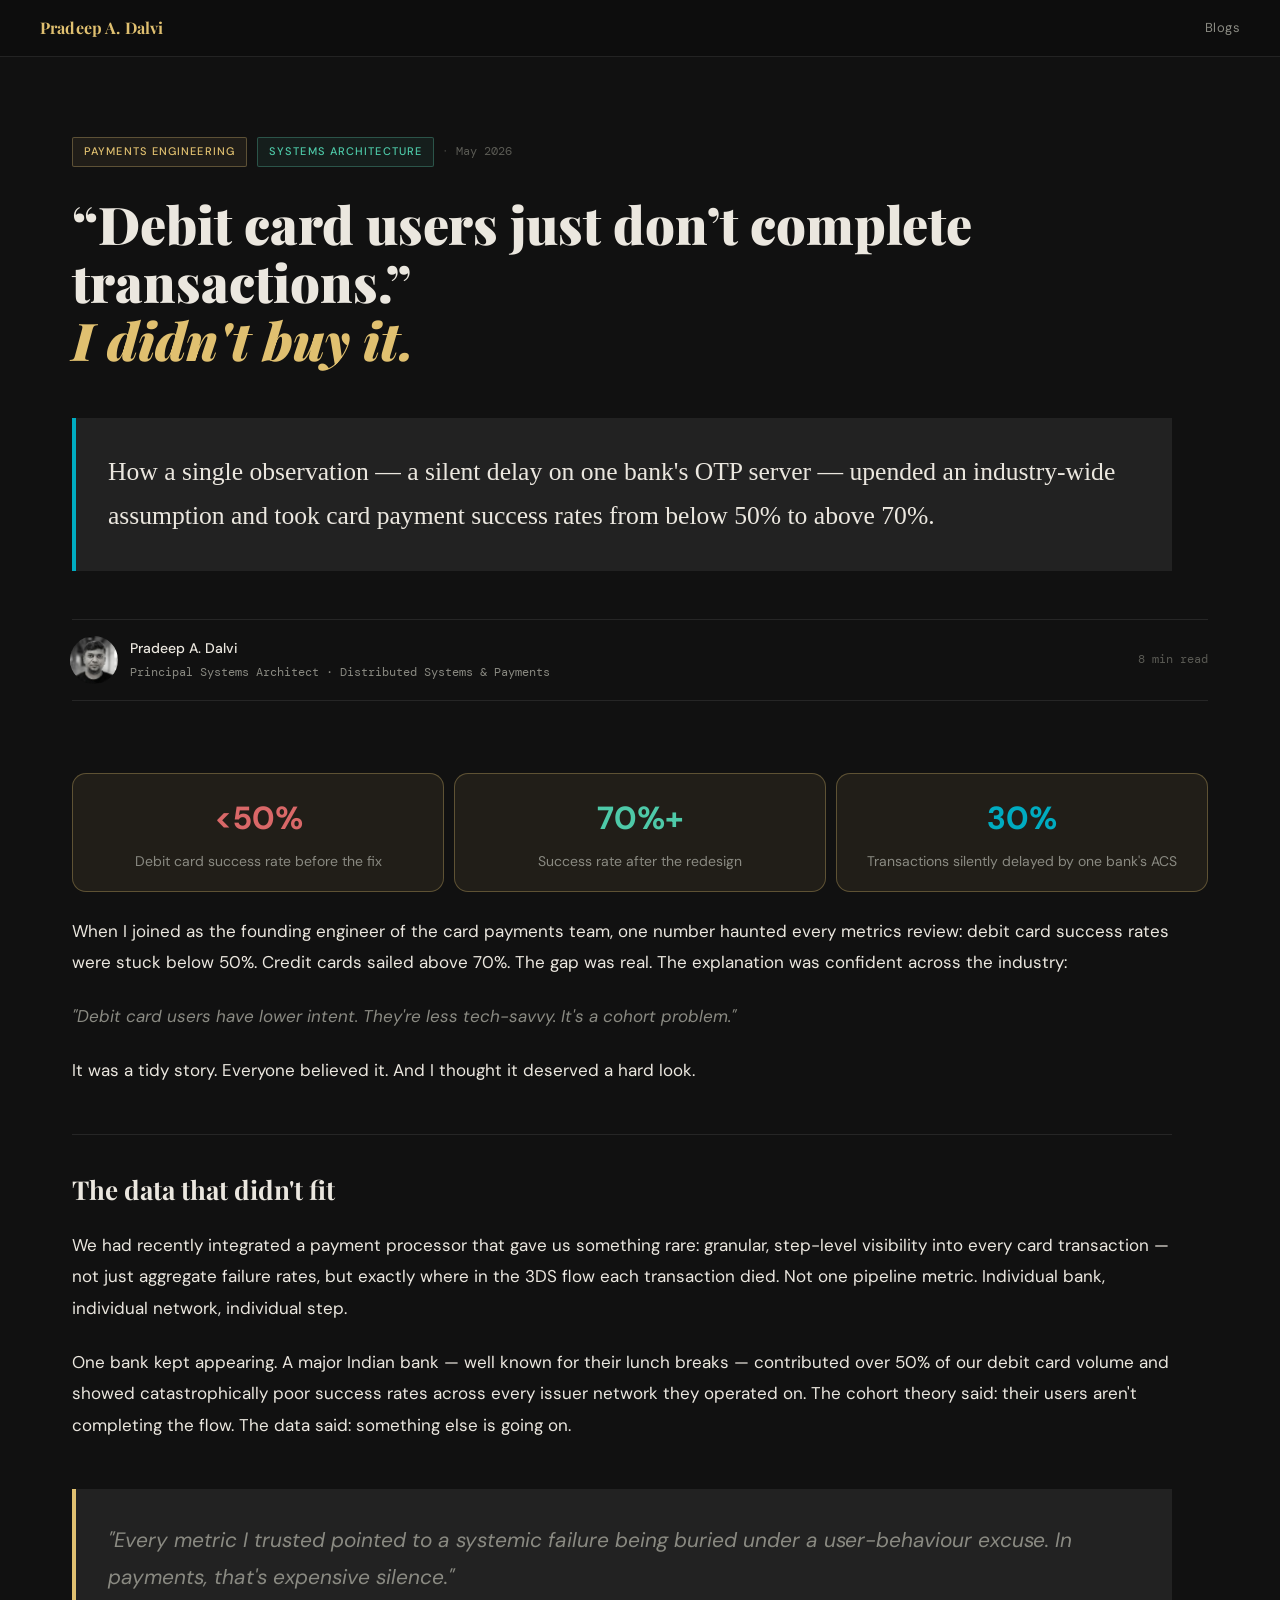
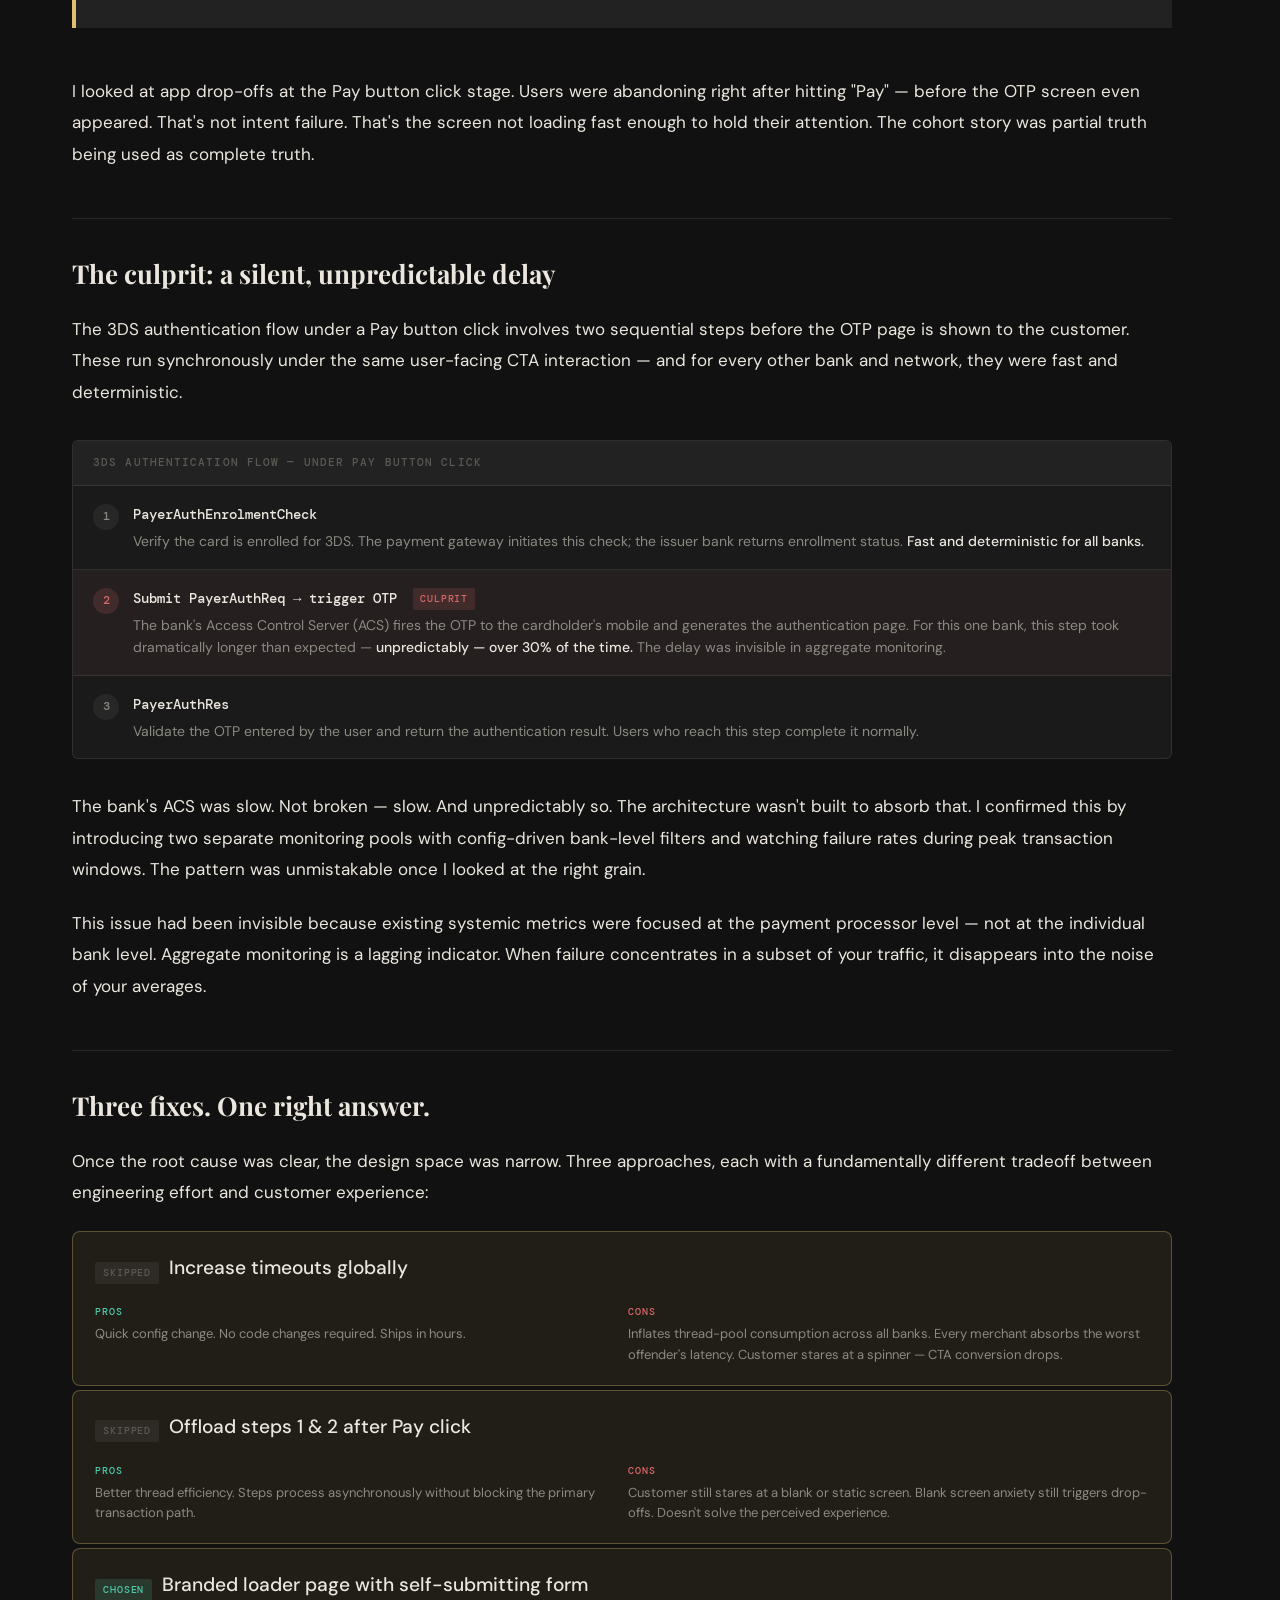
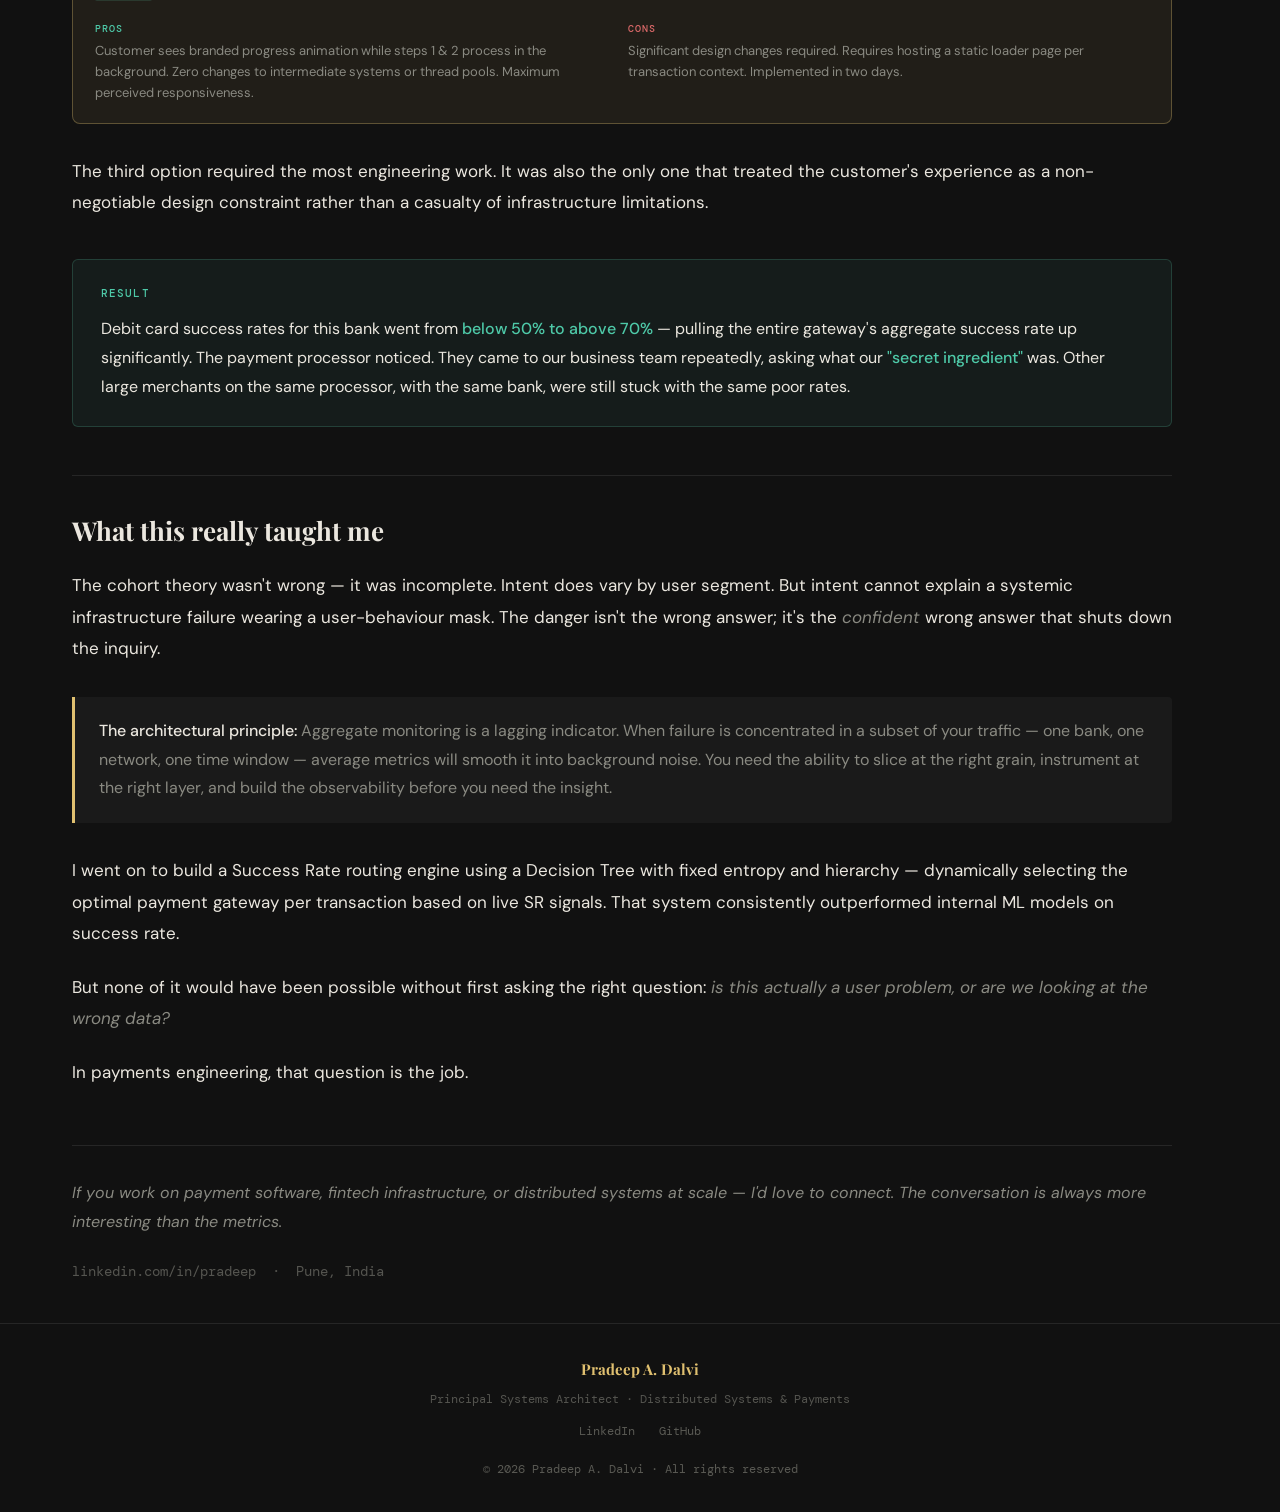
<file: blogs/the-user-cohort-fallacy.html>
<!DOCTYPE html>
<html lang="en">
<head>
  <!-- Google tag (gtag.js) -->
  <script async src="https://www.googletagmanager.com/gtag/js?id=G-DQ4TX83NWC"></script>
  <script>
    window.dataLayer = window.dataLayer || [];
    function gtag(){dataLayer.push(arguments);}
    gtag('js', new Date());

    gtag('config', 'G-DQ4TX83NWC');
  </script>
<meta charset="UTF-8">
<meta name="viewport" content="width=device-width, initial-scale=1.0">
<title>The User Cohort Fallacy | Blogs — Pradeep A. Dalvi</title>
<link rel="preconnect" href="https://fonts.googleapis.com">
<link href="https://fonts.googleapis.com/css2?family=Playfair+Display:ital,wght@0,400;0,700;0,900;1,400;1,700&family=DM+Sans:wght@300;400;500&family=DM+Mono:wght@400;500&display=swap" rel="stylesheet">
  <link rel="stylesheet" type="text/css" href="/css/blogs.css">
  <link rel="icon" type="image/x-icon" href="/favicon.ico">
  <link rel="icon" type="image/png" sizes="16x16" href="/favicon-16x16.png">
  <link rel="icon" type="image/png" sizes="32x32" href="/favicon-32x32.png">
  <link rel="icon" type="image/png" sizes="48x48" href="/favicon-48x48.png">
  <link rel="manifest" href="/manifest.webmanifest" crossOrigin="use-credentials">
  <meta name="mobile-web-app-capable" content="yes">
  <meta name="theme-color" content="#fff">
  <meta name="application-name" content="Pradeep A. Dalvi">
  <link rel="apple-touch-icon" sizes="180x180" href="/apple-touch-icon-180x180.png">
  <meta name="apple-mobile-web-app-capable" content="yes">
  <meta name="apple-mobile-web-app-status-bar-style" content="black-translucent">
  <meta name="apple-mobile-web-app-title" content="Pradeep A. Dalvi">
</head>
<body>

<header class="site-header">
  <div class="header-inner">
    <a href="/index" class="site-name">Pradeep A. Dalvi</a>
    <nav class="header-links">
      <a href="/blogs/">Blogs</a>
    </nav>
  </div>
</header>

<main>

  <section class="hero">
    <div class="hero-tags">
      <span class="tag tag-payments">Payments Engineering</span>
      <span class="tag tag-arch">Systems Architecture</span>
      <span class="tag-sep">·</span>
      <span class="tag-date">May 2026</span>
    </div>

    <h1 class="hero-title">
      &ldquo;Debit card users just don&rsquo;t complete transactions.&rdquo;<br>
      <em>I didn't buy it.</em>
    </h1>

    <p class="hero-deck">
      How a single observation — a silent delay on one bank's OTP server — upended an industry-wide assumption and took card payment success rates from below 50% to above 70%.
    </p>

    <div class="author-strip">
      <div class="avatar"><img src="/images/actor_thumbnail.jpeg" class="thumbnail" alt="PD"/></div>
      <div>
        <div class="author-name">Pradeep A. Dalvi</div>
        <div class="author-role">Principal Systems Architect · Distributed Systems &amp; Payments</div>
      </div>
      <span class="read-time">8 min read</span>
    </div>
  </section>

  <section class="stats-bar">
    <div class="stats-grid" style="grid-template-columns: repeat(3, 1fr);">
      <div class="stats-cell">
        <div class="num danger">&lt;50%</div>
        <div class="label">Debit card success rate before the fix</div>
      </div>
      <div class="stats-cell">
        <div class="num success">70%+</div>
        <div class="label">Success rate after the redesign</div>
      </div>
      <div class="stats-cell">
        <div class="num info">30%</div>
        <div class="label">Transactions silently delayed by one bank's ACS</div>
      </div>
    </div>
  </section>

  <article class="article">
    <div class="prose">

      <p>When I joined as the founding engineer of the card payments team, one number haunted every metrics review: debit card success rates were stuck below 50%. Credit cards sailed above 70%. The gap was real. The explanation was confident across the industry:</p>

      <p><em>"Debit card users have lower intent. They're less tech-savvy. It's a cohort problem."</em></p>

      <p>It was a tidy story. Everyone believed it. And I thought it deserved a hard look.</p>

      <h2 class="section-heading">The data that didn't fit</h2>

      <p>We had recently integrated a payment processor that gave us something rare: granular, step-level visibility into every card transaction — not just aggregate failure rates, but exactly where in the 3DS flow each transaction died. Not one pipeline metric. Individual bank, individual network, individual step.</p>

      <p>One bank kept appearing. A major Indian bank — well known for their lunch breaks — contributed over 50% of our debit card volume and showed catastrophically poor success rates across every issuer network they operated on. The cohort theory said: their users aren't completing the flow. The data said: something else is going on.</p>

      <div class="pullquote">
        "Every metric I trusted pointed to a systemic failure being buried under a user-behaviour excuse. In payments, that's expensive silence."
      </div>

      <p>I looked at app drop-offs at the Pay button click stage. Users were abandoning right after hitting "Pay" — before the OTP screen even appeared. That's not intent failure. That's the screen not loading fast enough to hold their attention. The cohort story was partial truth being used as complete truth.</p>

      <h2 class="section-heading">The culprit: a silent, unpredictable delay</h2>

      <p>The 3DS authentication flow under a Pay button click involves two sequential steps before the OTP page is shown to the customer. These run synchronously under the same user-facing CTA interaction — and for every other bank and network, they were fast and deterministic.</p>

      <div class="flow-block">
        <div class="flow-header">3DS authentication flow — under Pay button click</div>

        <div class="flow-step">
          <div class="step-badge normal">1</div>
          <div>
            <div class="flow-title">PayerAuthEnrolmentCheck</div>
            <div class="flow-desc">Verify the card is enrolled for 3DS. The payment gateway initiates this check; the issuer bank returns enrollment status. <strong>Fast and deterministic for all banks.</strong></div>
          </div>
        </div>

        <div class="flow-step bad">
          <div class="step-badge bad">2</div>
          <div>
            <div class="flow-title">Submit PayerAuthReq → trigger OTP <span class="bad-badge">culprit</span></div>
            <div class="flow-desc">The bank's Access Control Server (ACS) fires the OTP to the cardholder's mobile and generates the authentication page. For this one bank, this step took dramatically longer than expected — <strong>unpredictably — over 30% of the time.</strong> The delay was invisible in aggregate monitoring.</div>
          </div>
        </div>

        <div class="flow-step">
          <div class="step-badge normal">3</div>
          <div>
            <div class="flow-title">PayerAuthRes</div>
            <div class="flow-desc">Validate the OTP entered by the user and return the authentication result. Users who reach this step complete it normally.</div>
          </div>
        </div>
      </div>

      <p>The bank's ACS was slow. Not broken — slow. And unpredictably so. The architecture wasn't built to absorb that. I confirmed this by introducing two separate monitoring pools with config-driven bank-level filters and watching failure rates during peak transaction windows. The pattern was unmistakable once I looked at the right grain.</p>

      <p>This issue had been invisible because existing systemic metrics were focused at the payment processor level — not at the individual bank level. Aggregate monitoring is a lagging indicator. When failure concentrates in a subset of your traffic, it disappears into the noise of your averages.</p>

      <h2 class="section-heading">Three fixes. One right answer.</h2>

      <p>Once the root cause was clear, the design space was narrow. Three approaches, each with a fundamentally different tradeoff between engineering effort and customer experience:</p>

      <div class="options-grid">
        <div class="option-card">
          <div class="option-header">
            <span class="opt-badge opt-skip">skipped</span>
            <span class="option-title">Increase timeouts globally</span>
          </div>
          <div class="option-pros-cons">
            <div class="poc-block">
              <div class="poc-label pro">pros</div>
              <div class="poc-text">Quick config change. No code changes required. Ships in hours.</div>
            </div>
            <div class="poc-block">
              <div class="poc-label con">cons</div>
              <div class="poc-text">Inflates thread-pool consumption across all banks. Every merchant absorbs the worst offender's latency. Customer stares at a spinner — CTA conversion drops.</div>
            </div>
          </div>
        </div>

        <div class="option-card">
          <div class="option-header">
            <span class="opt-badge opt-skip">skipped</span>
            <span class="option-title">Offload steps 1 &amp; 2 after Pay click</span>
          </div>
          <div class="option-pros-cons">
            <div class="poc-block">
              <div class="poc-label pro">pros</div>
              <div class="poc-text">Better thread efficiency. Steps process asynchronously without blocking the primary transaction path.</div>
            </div>
            <div class="poc-block">
              <div class="poc-label con">cons</div>
              <div class="poc-text">Customer still stares at a blank or static screen. Blank screen anxiety still triggers drop-offs. Doesn't solve the perceived experience.</div>
            </div>
          </div>
        </div>

        <div class="option-card chosen">
          <div class="option-header">
            <span class="opt-badge opt-chosen">chosen</span>
            <span class="option-title">Branded loader page with self-submitting form</span>
          </div>
          <div class="option-pros-cons">
            <div class="poc-block">
              <div class="poc-label pro">pros</div>
              <div class="poc-text">Customer sees branded progress animation while steps 1 &amp; 2 process in the background. Zero changes to intermediate systems or thread pools. Maximum perceived responsiveness.</div>
            </div>
            <div class="poc-block">
              <div class="poc-label con">cons</div>
              <div class="poc-text">Significant design changes required. Requires hosting a static loader page per transaction context. Implemented in two days.</div>
            </div>
          </div>
        </div>
      </div>

      <p>The third option required the most engineering work. It was also the only one that treated the customer's experience as a non-negotiable design constraint rather than a casualty of infrastructure limitations.</p>

      <div class="result-banner">
        <div class="rb-label">Result</div>
        <p>Debit card success rates for this bank went from <strong>below 50% to above 70%</strong> — pulling the entire gateway's aggregate success rate up significantly. The payment processor noticed. They came to our business team repeatedly, asking what our <strong>"secret ingredient"</strong> was. Other large merchants on the same processor, with the same bank, were still stuck with the same poor rates.</p>
      </div>

      <h2 class="section-heading">What this really taught me</h2>

      <p>The cohort theory wasn't wrong — it was incomplete. Intent does vary by user segment. But intent cannot explain a systemic infrastructure failure wearing a user-behaviour mask. The danger isn't the wrong answer; it's the <em>confident</em> wrong answer that shuts down the inquiry.</p>

      <div class="lesson-block">
        <p><strong>The architectural principle:</strong> Aggregate monitoring is a lagging indicator. When failure is concentrated in a subset of your traffic — one bank, one network, one time window — average metrics will smooth it into background noise. You need the ability to slice at the right grain, instrument at the right layer, and build the observability before you need the insight.</p>
      </div>

      <p>I went on to build a Success Rate routing engine using a Decision Tree with fixed entropy and hierarchy — dynamically selecting the optimal payment gateway per transaction based on live SR signals. That system consistently outperformed internal ML models on success rate.</p>

      <p>But none of it would have been possible without first asking the right question: <em>is this actually a user problem, or are we looking at the wrong data?</em></p>

      <p>In payments engineering, that question is the job.</p>

      <div class="closing-section">
        <p>If you work on payment software, fintech infrastructure, or distributed systems at scale — I'd love to connect. The conversation is always more interesting than the metrics.</p>
        <p style="font-style:normal; font-size:14px; color: #555550; font-family:  var(--font-mono);">linkedin.com/in/pradeep &nbsp;·&nbsp; Pune, India</p>
      </div>

    </div>
  </article>

</main>

<footer class="site-footer">
  <div class="footer-inner">
    <div class="footer-name">Pradeep A. Dalvi</div>
    <div style="font-size:12px; color:#555550; font-family: var(--font-mono);">Principal Systems Architect · Distributed Systems &amp; Payments</div>
    <div class="footer-links">
      <a href="https://linkedin.com/in/pradeep">LinkedIn</a>
      <a href="https://github.com/pradeepdalvi">GitHub</a>
    </div>
    <div class="footer-copy">© 2026 Pradeep A. Dalvi · All rights reserved</div>
  </div>
</footer>

</body>
</html>
</file>
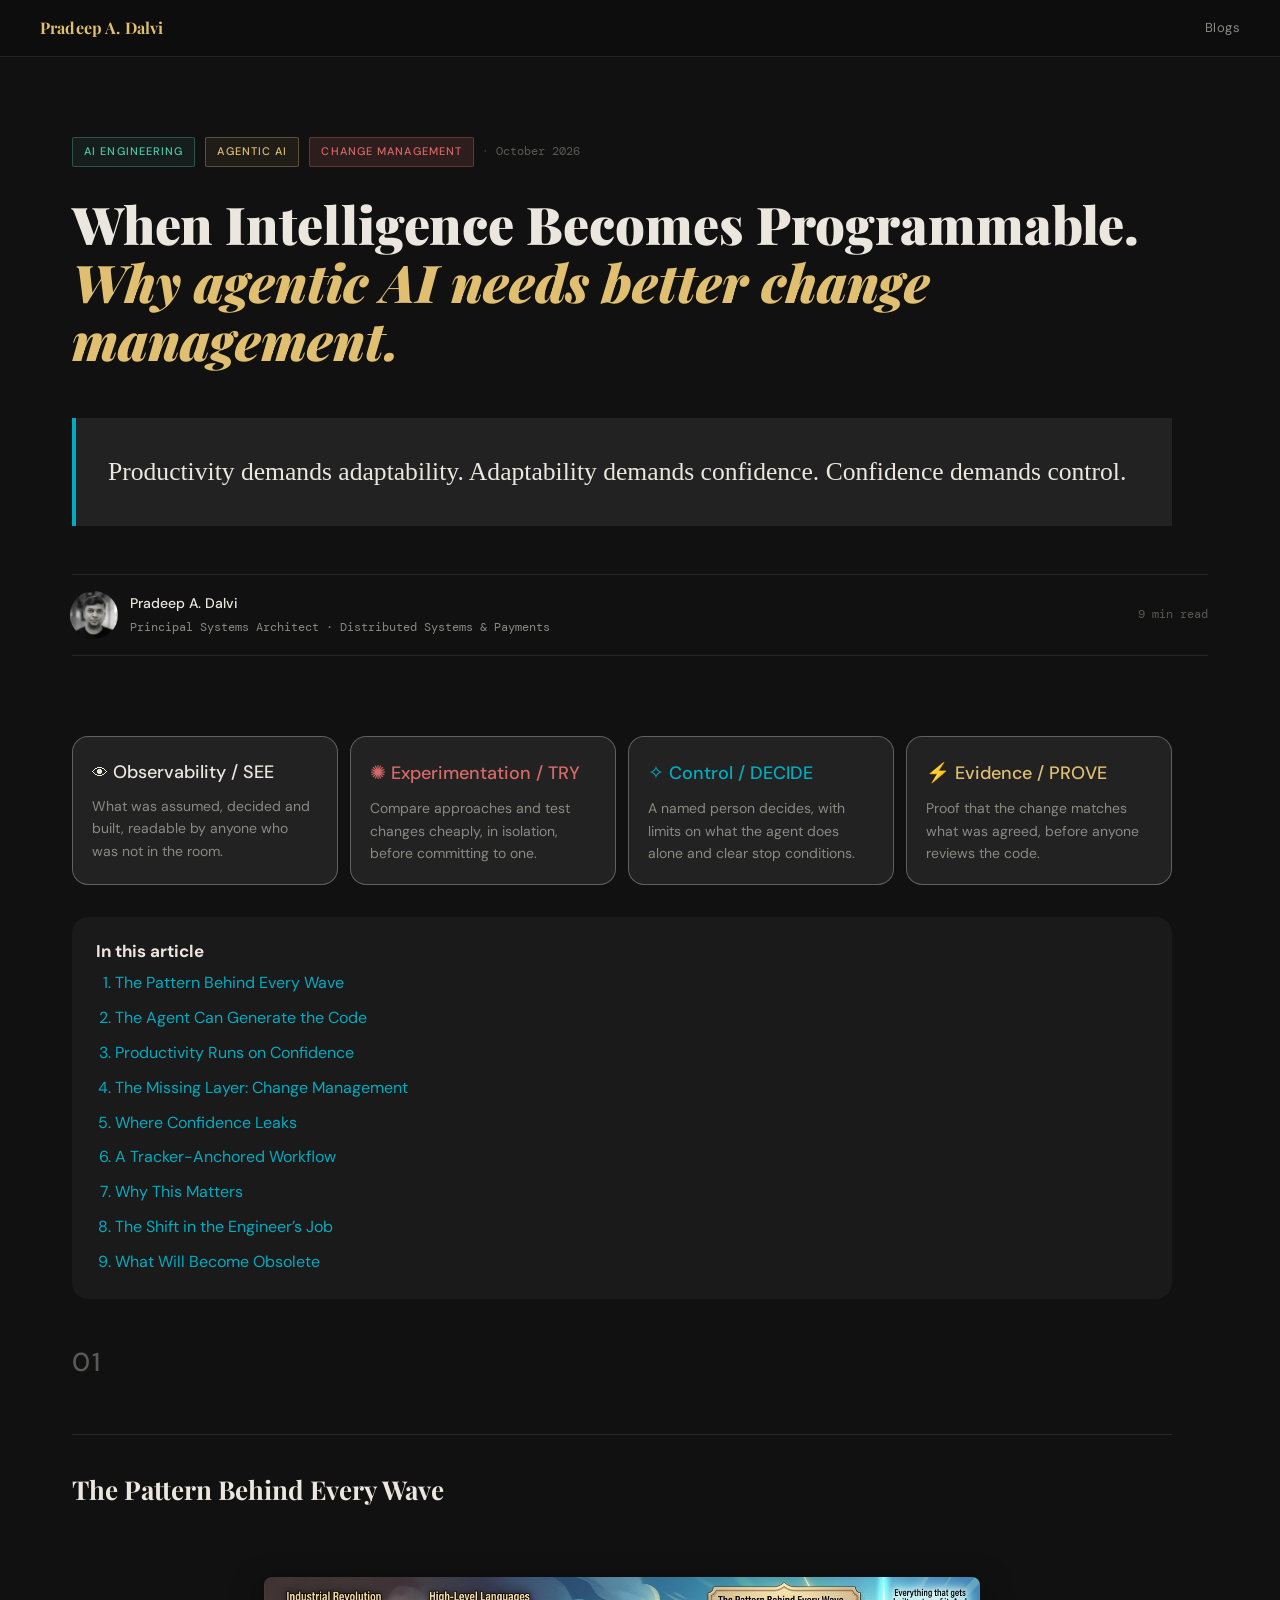
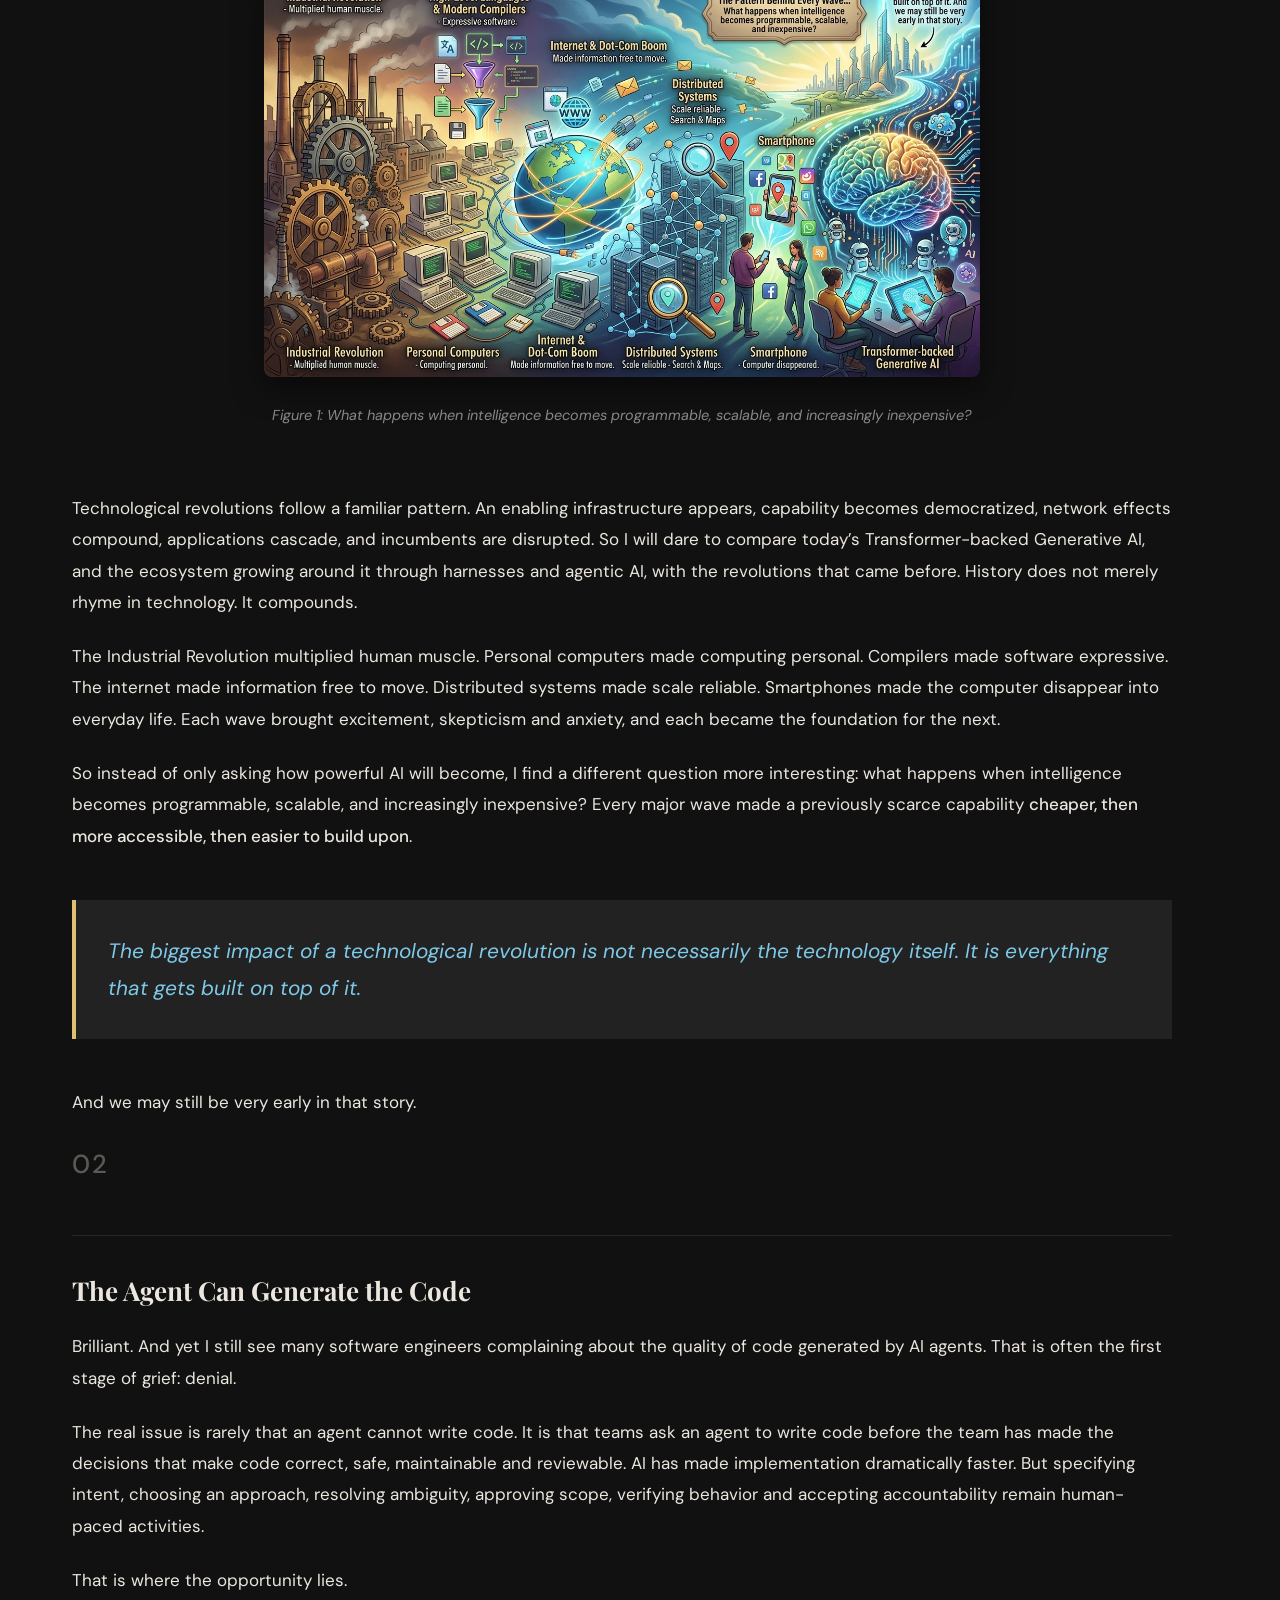
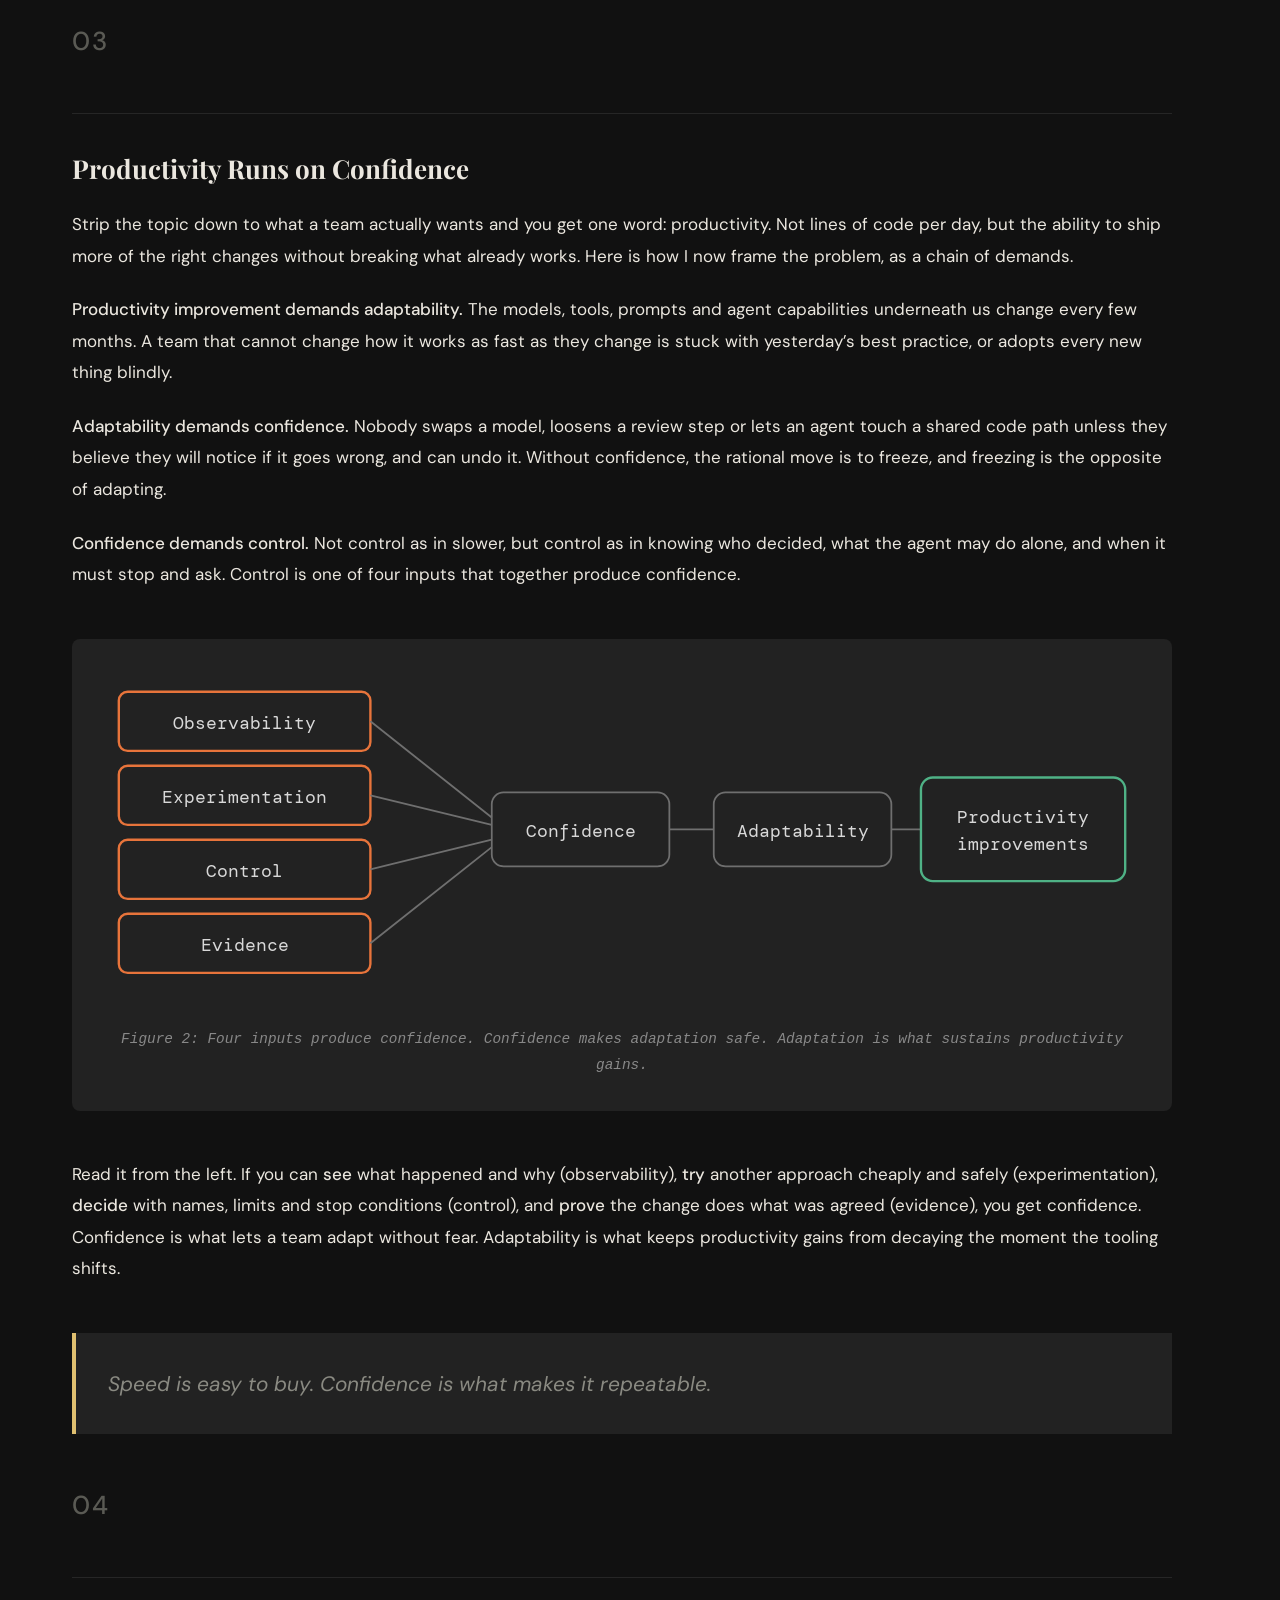
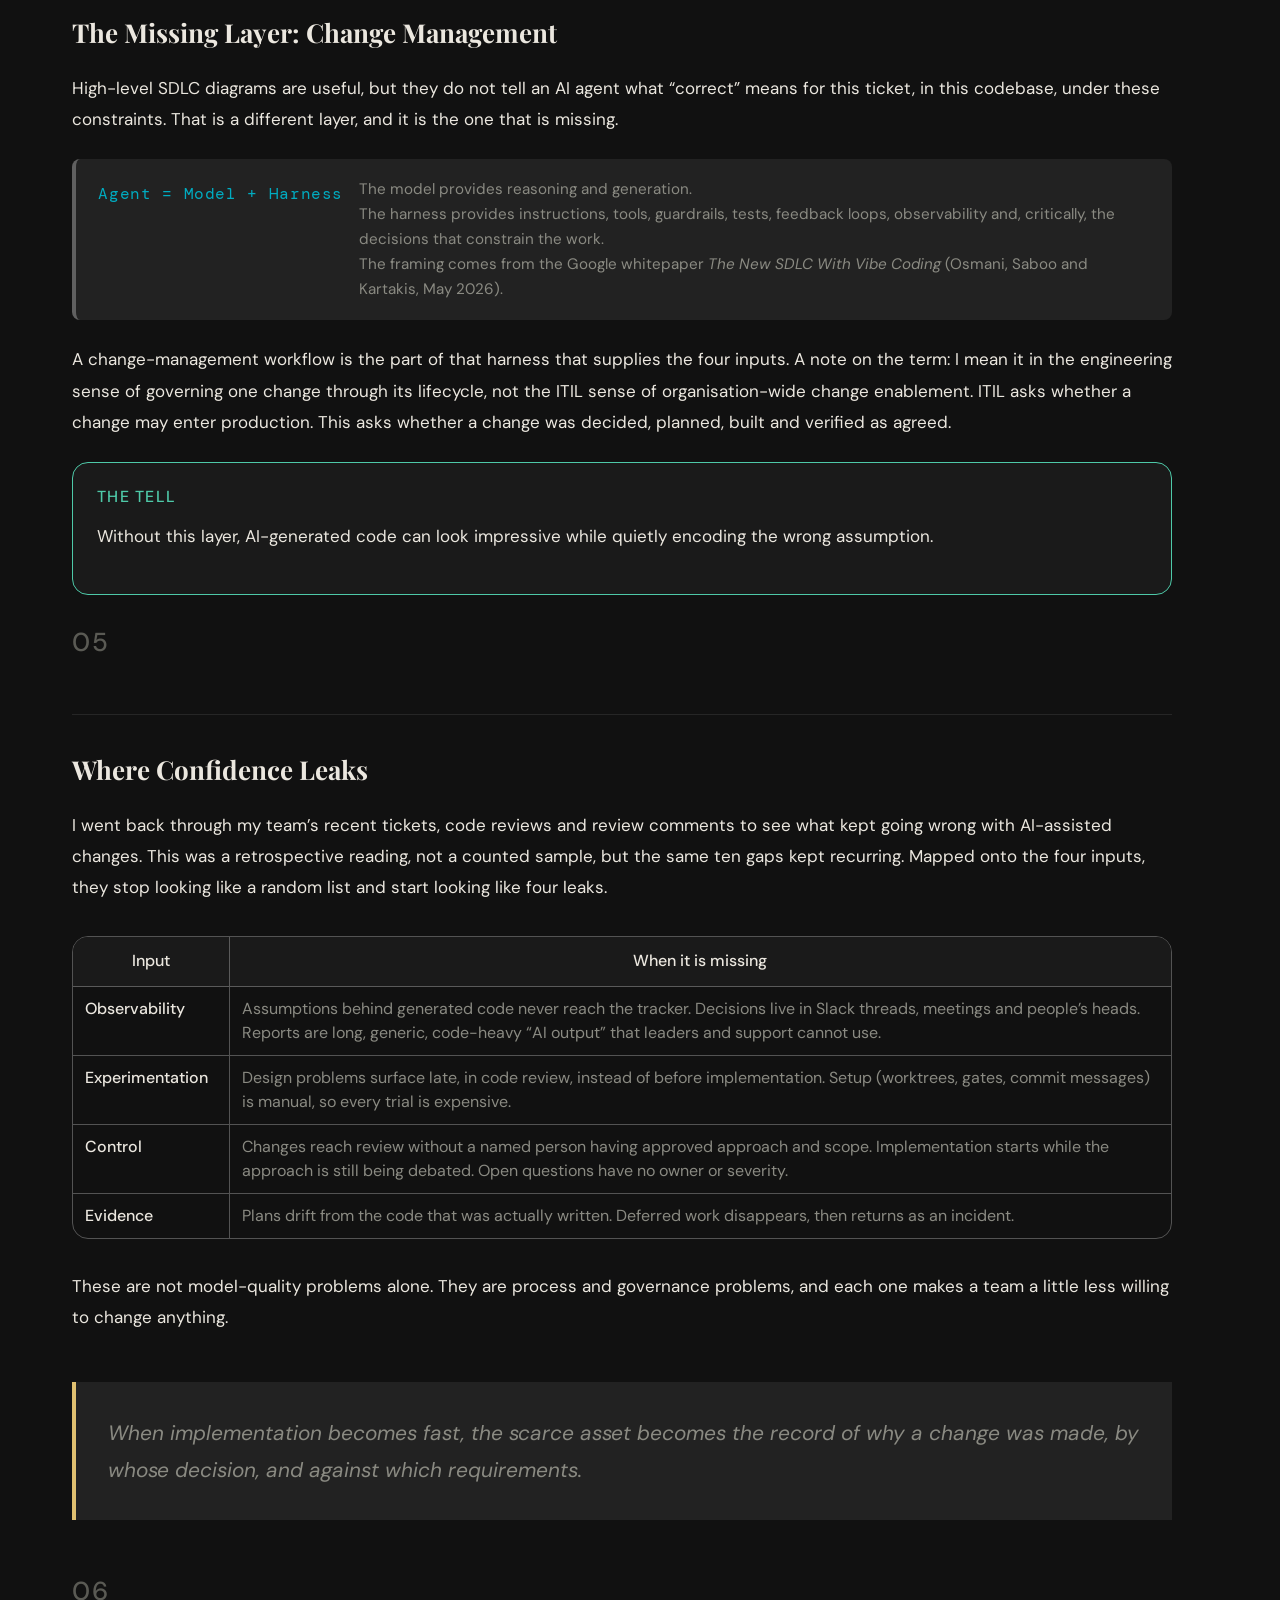
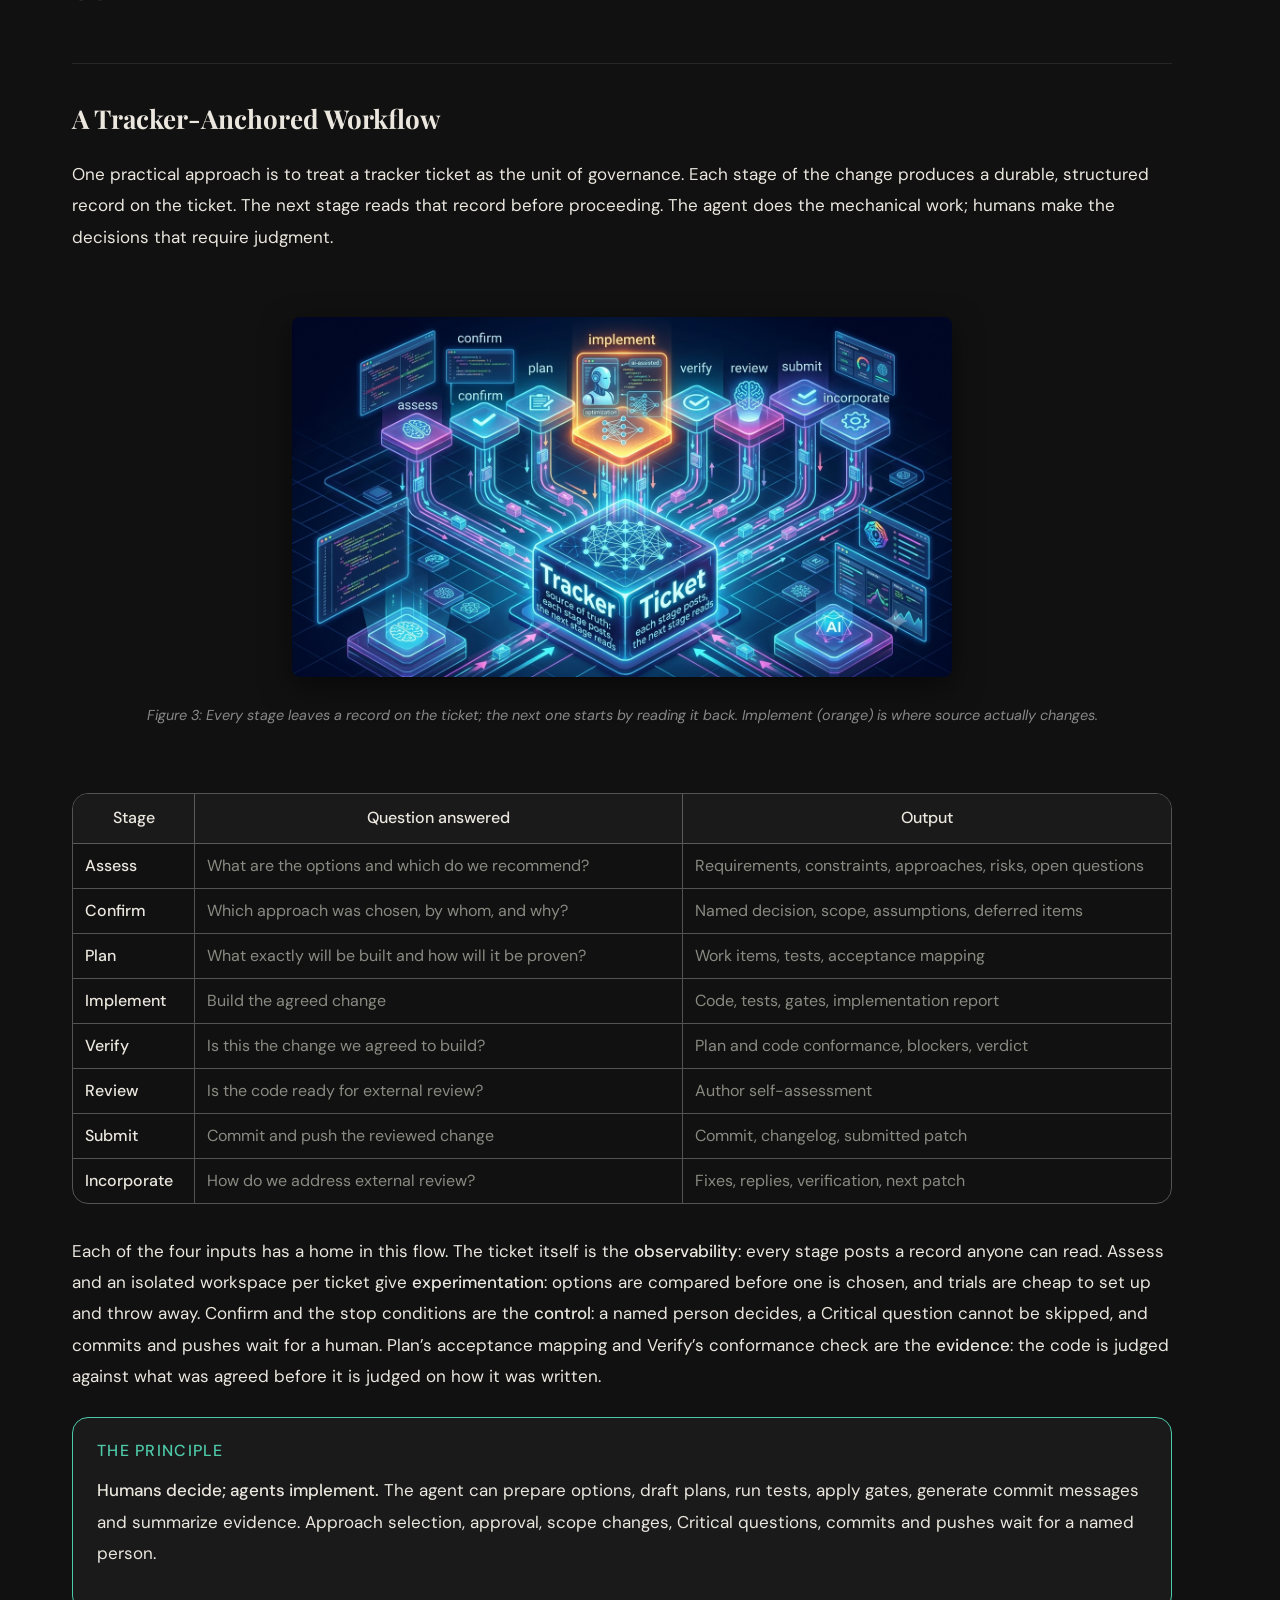
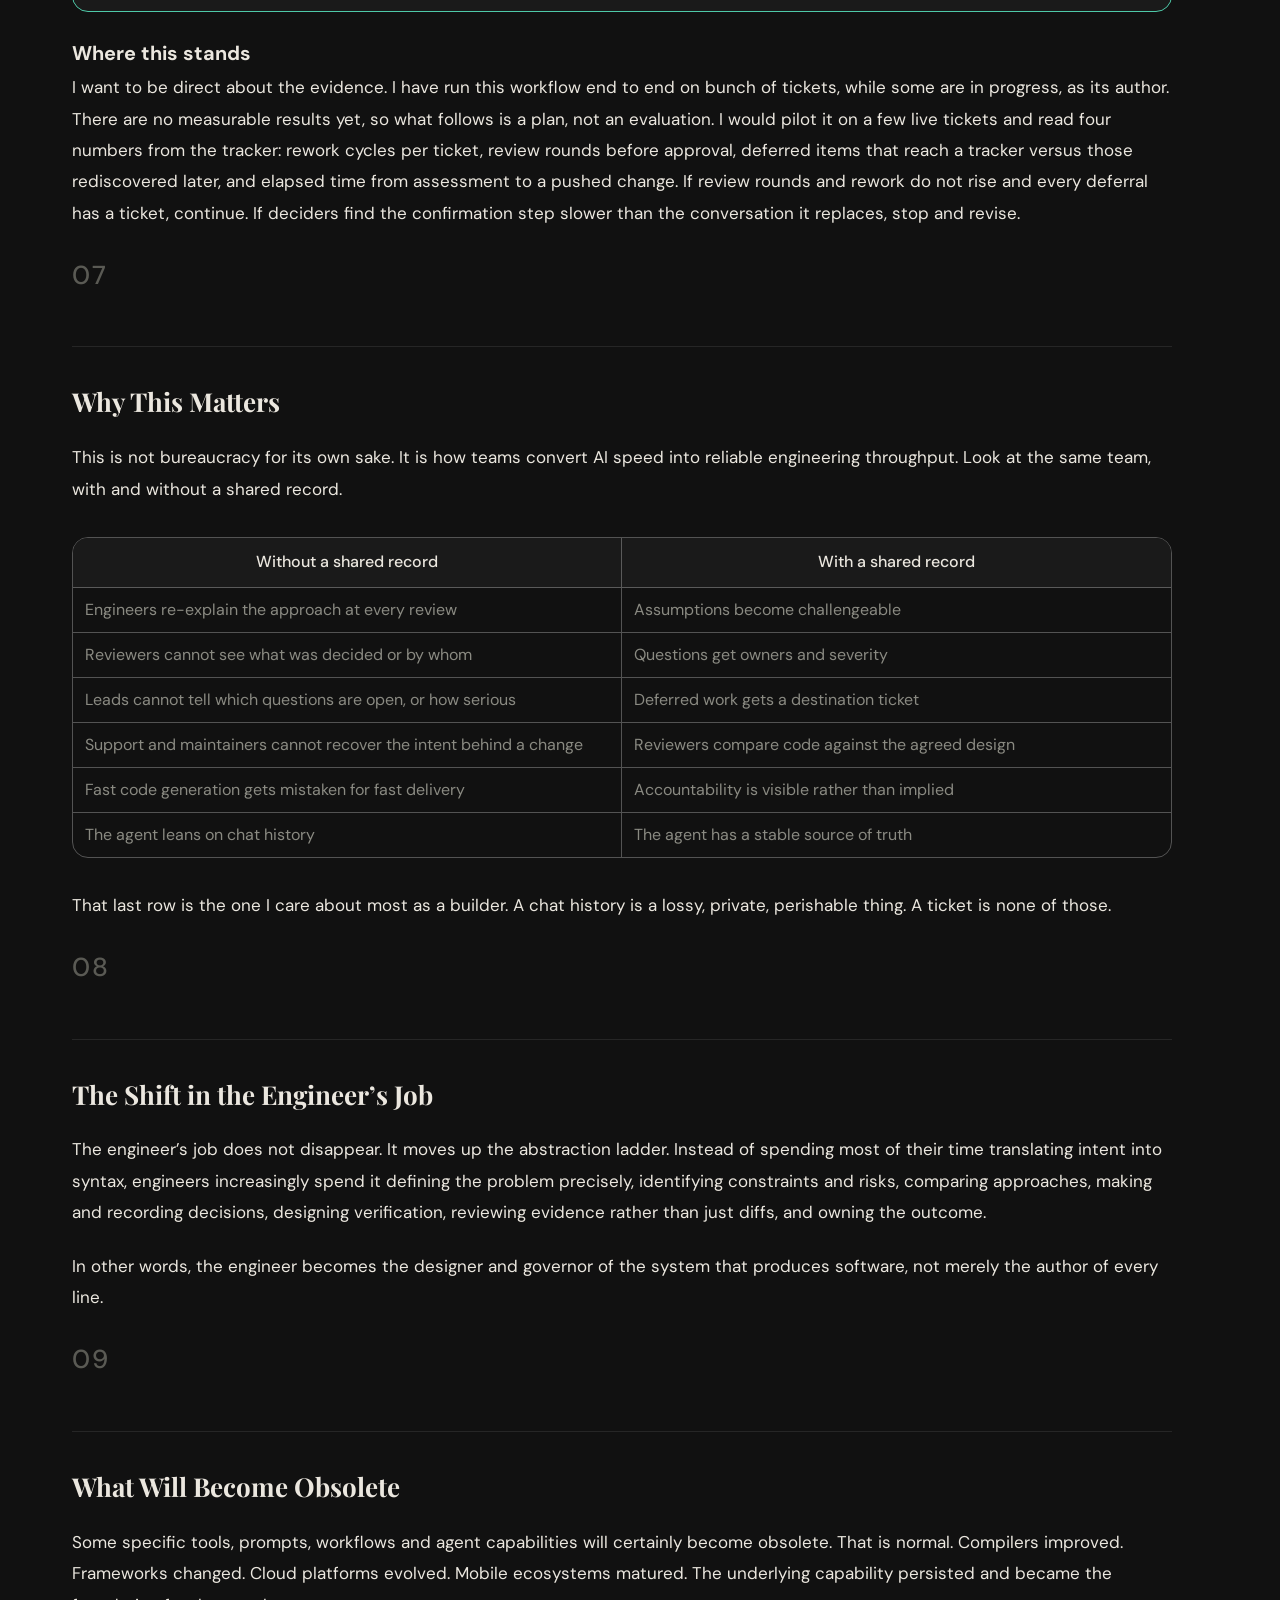
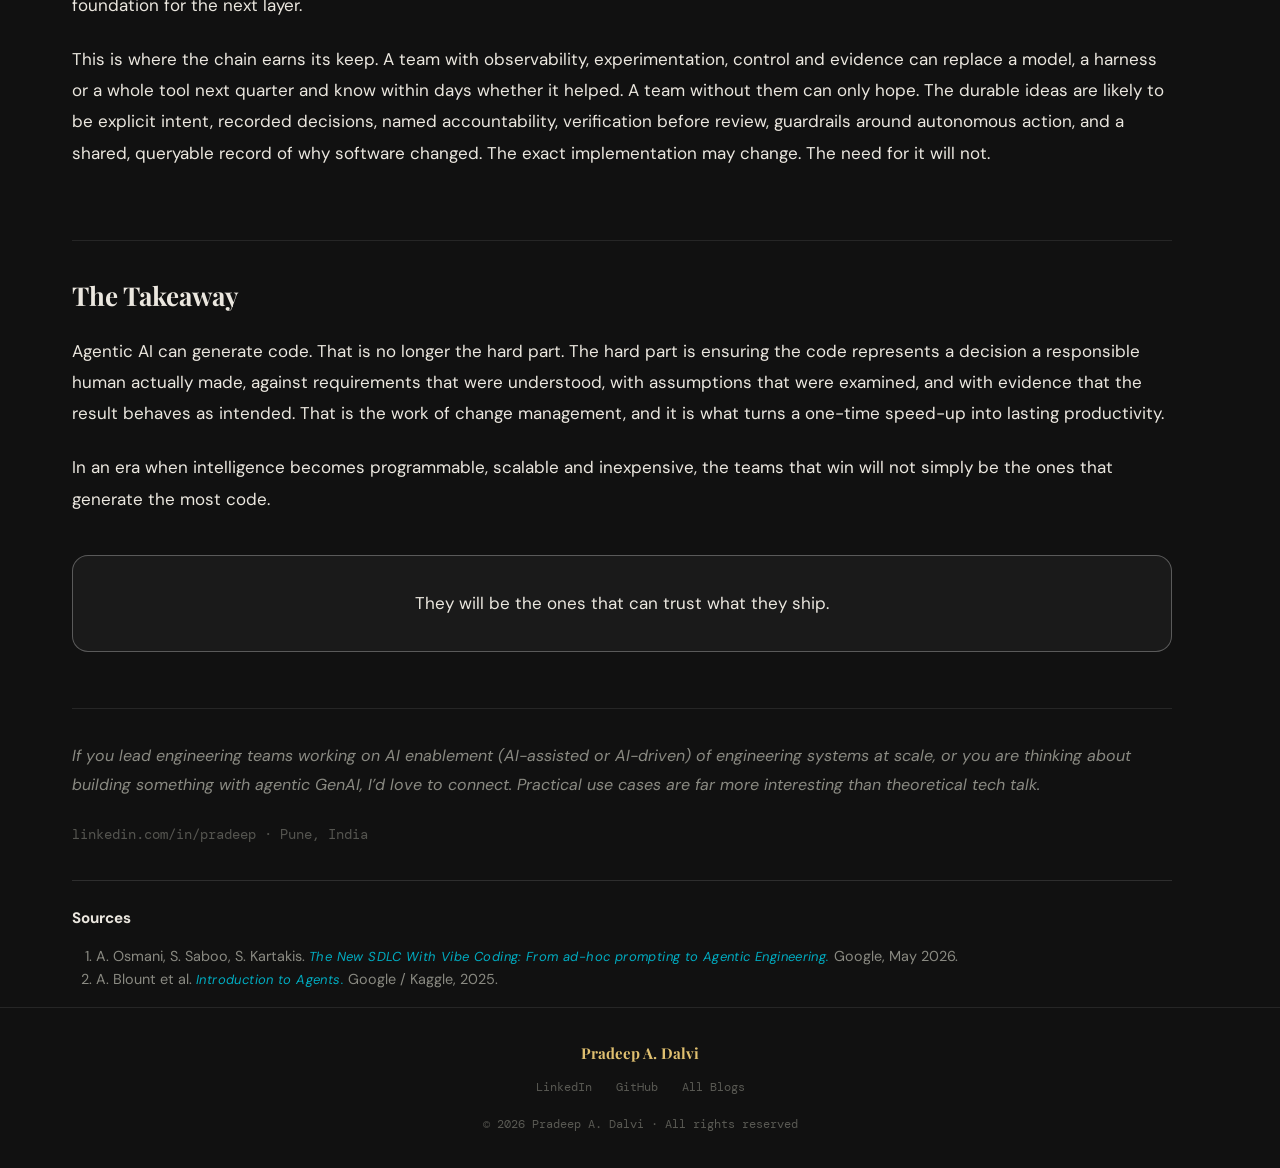
<file: blogs/when-intelligence-becomes-programmable.html>
<!DOCTYPE html>
<html lang="en">
<head>
  <!-- Google tag (gtag.js) -->
  <script async src="https://www.googletagmanager.com/gtag/js?id=G-DQ4TX83NWC"></script>
  <script>
    window.dataLayer = window.dataLayer || [];
    function gtag(){dataLayer.push(arguments);}
    gtag('js', new Date());

    gtag('config', 'G-DQ4TX83NWC');
  </script>
  <meta charset="UTF-8">
  <meta name="viewport" content="width=device-width, initial-scale=1.0">

  <link rel="preconnect" href="https://fonts.googleapis.com">
  <link href="https://fonts.googleapis.com/css2?family=Playfair+Display:ital,wght@0,400;0,700;0,900;1,400;1,700&family=DM+Sans:wght@300;400;500&family=DM+Mono:wght@400;500&display=swap" rel="stylesheet">
  <link rel="stylesheet" type="text/css" href="/css/blogs.css">
  <link rel="icon" type="image/x-icon" href="/favicon.ico">
  <link rel="icon" type="image/png" sizes="16x16" href="/favicon-16x16.png">
  <link rel="icon" type="image/png" sizes="32x32" href="/favicon-32x32.png">
  <link rel="icon" type="image/png" sizes="48x48" href="/favicon-48x48.png">
  <link rel="manifest" href="/manifest.webmanifest" crossOrigin="use-credentials">
  <meta name="mobile-web-app-capable" content="yes">
  <meta name="theme-color" content="#fff">
  <meta name="application-name" content="Pradeep A. Dalvi">
  <link rel="apple-touch-icon" sizes="180x180" href="/apple-touch-icon-180x180.png">
  <meta name="apple-mobile-web-app-capable" content="yes">
  <meta name="apple-mobile-web-app-status-bar-style" content="black-translucent">
  <meta name="apple-mobile-web-app-title" content="Pradeep A. Dalvi">
<style>
  /* Only styles not already provided by main.css / blogs.css */
  .flow-svg { width: 100%; height: auto; display: block; }
  .flow-svg text { font-family: 'DM Mono', monospace; font-size: 12px; fill: #d8d8d8; }
  .flow-svg .box { fill: none; stroke: #6f6f6f; stroke-width: 1.2; }
  .flow-svg .hot { fill: none; stroke: #e8743b; stroke-width: 1.6; }
  .flow-svg .db  { fill: none; stroke: #4fb286; stroke-width: 1.6; }
  .flow-svg .arrow { stroke: #6f6f6f; stroke-width: 1.2; fill: none; }
  .flow-svg .dash { stroke: #4fb286; stroke-width: 1; stroke-dasharray: 4 3; fill: none; }

  .matrix-header.cols-3,
  .matrix-row.cols-3    { grid-template-columns: 0.5fr 2fr 2fr; }

  .matrix-header.cols-2,
  .matrix-row.cols-2    { grid-template-columns: 2fr 2fr; }

  .matrix-header.cols-22,
  .matrix-row.cols-22    { grid-template-columns: 0.5fr 3fr; }

  .matrix-row div {color: var(--color-text-secondary); font-size: 16px;}

  .sources {
    margin-top: 2rem; padding-top: 1.5rem; border-top: 1px solid var(--color-border, #2e2e2e);
  }

  .sources ol {
    font-size: 0.9rem; color: var(--color-text-secondary); line-height: 1.6; margin-left: 1.5rem;
  }

  .sources a {
    font-size: 13px;
    color: var(--color-text-info);
    text-decoration: none;
    letter-spacing: 0.03em;
    transition: color 0.2s;
  }
  .sources a:hover { color: var(--color-text-info-light); }
</style>
  <title>When Intelligence Becomes Programmable | Blogs — Pradeep A. Dalvi</title>
  <meta name="description" content="Productivity demands adaptability, adaptability demands confidence, confidence demands control. Why agentic AI needs better change management.">
</head>
<body>
<!-- ── NAV ─────────────────────────────────────────────── -->
<header class="site-header">
  <div class="header-inner">
    <a href="/index" class="site-name">Pradeep A. Dalvi</a>
    <nav class="header-links">
      <a href="/blogs/">Blogs</a>
    </nav>
  </div>
</header>


<!-- ── HERO ─────────────────────────────────────────────── -->
<div class="hero">
  <div class="hero-tags">
    <span class="tag tag-arch">AI Engineering</span>
    <span class="tag tag-payments">Agentic AI</span>
    <span class="tag tag-resilience">Change Management</span>
    <span class="tag-sep">·</span>
    <span class="tag-date">October 2026</span>
  </div>

<h1 class="hero-title">When Intelligence Becomes Programmable. <em>Why agentic AI needs better change management.</em></h1>

<div class="hero-deck">Productivity demands adaptability. Adaptability demands confidence. Confidence demands control.</div>

  <div class="author-strip">
    <div class="avatar"><img src="/images/actor_thumbnail.jpeg" class="thumbnail" alt="PD"/></div>
    <div>
      <div class="author-name">Pradeep A. Dalvi</div>
      <div class="author-role">Principal Systems Architect · Distributed Systems &amp; Payments</div>
    </div>
    <div class="read-time">9 min read</div>
  </div>
</div>

<!-- ── ARTICLE ───────────────────────────────────────────── -->
<article class="article">
  <div class="prose">

<div class="pillar-grid" style="grid-template-columns: repeat(4, 1fr);">
  <div class="pillar-card">
    <h4 style="color: var(--color-text-primary);"> <span class="pillar-icon"  style="font-size: 1rem;">👁</span> Observability / SEE</h4>
    <p style="color: var(--color-text-secondary);">What was assumed, decided and built, readable by anyone who was not in the room.</p>
  </div>
  <div class="pillar-card">
    <h4 style="color: var(--color-text-danger);"><span class="pillar-icon"  style="font-size: 1.2rem;">✺</span> Experimentation / TRY</h4>
    <p style="color: var(--color-text-secondary);">Compare approaches and test changes cheaply, in isolation, before committing to one.</p>
  </div>
  <div class="pillar-card">
    <h4 style="color: var(--color-text-info); "><span class="pillar-icon"  style="font-size: 1.2rem;">✧</span> Control / DECIDE</h4>
    <p style="color: var(--color-text-secondary);">A named person decides, with limits on what the agent does alone and clear stop conditions.</p>
  </div>
  <div class="pillar-card">
    <h4 style="color: var(--color-text-warning); "><span class="pillar-icon"  style="font-size: 1.2rem;">⚡</span> Evidence / PROVE</h4>
    <p style="color: var(--color-text-secondary);">Proof that the change matches what was agreed, before anyone reviews the code.</p>
  </div>
</div>

<nav class="toc">
  <h4>In this article</h4>
  <ol>
    <li><a href="#s1">The Pattern Behind Every Wave</a></li>
    <li><a href="#s2">The Agent Can Generate the Code</a></li>
    <li><a href="#s3">Productivity Runs on Confidence</a></li>
    <li><a href="#s4">The Missing Layer: Change Management</a></li>
    <li><a href="#s5">Where Confidence Leaks</a></li>
    <li><a href="#s6">A Tracker-Anchored Workflow</a></li>
    <li><a href="#s7">Why This Matters</a></li>
    <li><a href="#s8">The Shift in the Engineer’s Job</a></li>
    <li><a href="#s9">What Will Become Obsolete</a></li>
  </ol>
</nav>


    <!-- ── 01 ───────────────────────────────────────────── -->
    <div class="section-accent"><span class="section-num">01</span></div>
    <h2 class="section-heading" id="s1">The Pattern Behind Every Wave</h2>

    <figure>
      <img src="/images/technological_revolution.png"  style="height: 400px;" alt="The Pattern Behind Every Technological Revolution Wave.">
      <figcaption>Figure 1: What happens when intelligence becomes programmable, scalable, and increasingly inexpensive?</figcaption>
    </figure>

<p>Technological revolutions follow a familiar pattern. An enabling infrastructure appears, capability becomes democratized, network effects compound, applications cascade, and incumbents are disrupted. So I will dare to compare today’s Transformer-backed Generative AI, and the ecosystem growing around it through harnesses and agentic AI, with the revolutions that came before. History does not merely rhyme in technology. It compounds.</p>

<p>The Industrial Revolution multiplied human muscle. Personal computers made computing personal. Compilers made software expressive. The internet made information free to move. Distributed systems made scale reliable. Smartphones made the computer disappear into everyday life. Each wave brought excitement, skepticism and anxiety, and each became the foundation for the next.</p>

<p>So instead of only asking how powerful AI will become, I find a different question more interesting: what happens when intelligence becomes programmable, scalable, and increasingly inexpensive? Every major wave made a previously scarce capability <strong>cheaper, then more accessible, then easier to build upon</strong>.</p>

<blockquote class="pullquote" style="color: var(--color-text-info-light)">The biggest impact of a technological revolution is not necessarily the technology itself. It is everything that gets built on top of it.</blockquote>

<p>And we may still be very early in that story.</p>

    <!-- ── 02 ───────────────────────────────────────────── -->
    <div class="section-accent"><span class="section-num">02</span></div>
    <h2 class="section-heading" id="s2">The Agent Can Generate the Code</h2>

<p>Brilliant. And yet I still see many software engineers complaining about the quality of code generated by AI agents. That is often the first stage of grief: denial.</p>

<p>The real issue is rarely that an agent cannot write code. It is that teams ask an agent to write code before the team has made the decisions that make code correct, safe, maintainable and reviewable. AI has made implementation dramatically faster. But specifying intent, choosing an approach, resolving ambiguity, approving scope, verifying behavior and accepting accountability remain human-paced activities.</p>

<p>That is where the opportunity lies.</p>

    <!-- ── 03 ───────────────────────────────────────────── -->
    <div class="section-accent"><span class="section-num">03</span></div>
    <h2 class="section-heading" id="s3">Productivity Runs on Confidence</h2>

<p>Strip the topic down to what a team actually wants and you get one word: productivity. Not lines of code per day, but the ability to ship more of the right changes without breaking what already works. Here is how I now frame the problem, as a chain of demands.</p>

<p><strong>Productivity improvement demands adaptability.</strong> The models, tools, prompts and agent capabilities underneath us change every few months. A team that cannot change how it works as fast as they change is stuck with yesterday’s best practice, or adopts every new thing blindly.</p>

<p><strong>Adaptability demands confidence.</strong> Nobody swaps a model, loosens a review step or lets an agent touch a shared code path unless they believe they will notice if it goes wrong, and can undo it. Without confidence, the rational move is to freeze, and freezing is the opposite of adapting.</p>

<p><strong>Confidence demands control.</strong> Not control as in slower, but control as in knowing who decided, what the agent may do alone, and when it must stop and ask. Control is one of four inputs that together produce confidence.</p>

<figure class="visualization">
<svg class="flow-svg" viewBox="0 0 700 230" role="img" aria-label="Observability, experimentation, control and evidence lead to confidence, then adaptability, then productivity improvements">
  <rect class="hot" x="10" y="14"  width="170" height="40" rx="6"/><text x="95" y="39"  text-anchor="middle">Observability</text>
  <rect class="hot" x="10" y="64"  width="170" height="40" rx="6"/><text x="95" y="89"  text-anchor="middle">Experimentation</text>
  <rect class="hot" x="10" y="114" width="170" height="40" rx="6"/><text x="95" y="139" text-anchor="middle">Control</text>
  <rect class="hot" x="10" y="164" width="170" height="40" rx="6"/><text x="95" y="189" text-anchor="middle">Evidence</text>
  <path class="arrow" d="M180 34L262 99M180 84L262 104M180 134L262 114M180 184L262 119"/>
  <rect class="box" x="262" y="82" width="120" height="50" rx="8"/><text x="322" y="112" text-anchor="middle">Confidence</text>
  <path class="arrow" d="M382 107H412"/>
  <rect class="box" x="412" y="82" width="120" height="50" rx="8"/><text x="472" y="112" text-anchor="middle">Adaptability</text>
  <path class="arrow" d="M532 107H552"/>
  <rect class="db" x="552" y="72" width="138" height="70" rx="8"/><text x="621" y="103" text-anchor="middle">Productivity</text><text x="621" y="121" text-anchor="middle">improvements</text>
</svg>
<figcaption>Figure 2: Four inputs produce confidence. Confidence makes adaptation safe. Adaptation is what sustains productivity gains.</figcaption>
</figure>

<p>Read it from the left. If you can <strong>see</strong> what happened and why (observability), <strong>try</strong> another approach cheaply and safely (experimentation), <strong>decide</strong> with names, limits and stop conditions (control), and <strong>prove</strong> the change does what was agreed (evidence), you get confidence. Confidence is what lets a team adapt without fear. Adaptability is what keeps productivity gains from decaying the moment the tooling shifts.</p>

<blockquote class="pullquote">Speed is easy to buy. Confidence is what makes it repeatable.</blockquote>

    <!-- ── 04 ───────────────────────────────────────────── -->
    <div class="section-accent"><span class="section-num">04</span></div>
    <h2 class="section-heading" id="s4">The Missing Layer: Change Management</h2>

<p>High-level SDLC diagrams are useful, but they do not tell an AI agent what “correct” means for this ticket, in this codebase, under these constraints. That is a different layer, and it is the one that is missing.</p>

<div class="defn-block">
  <span class="defn-label" style="color: var(--color-text-info)">Agent = Model + Harness</span>
  <div class="defn-body">The model provides reasoning and generation.<br/>The harness provides instructions, tools, guardrails, tests, feedback loops, observability and, critically, the decisions that constrain the work.<br/>The framing comes from the Google whitepaper <em>The New SDLC With Vibe Coding</em> (Osmani, Saboo and Kartakis, May 2026).</div>
</div>

<p>A change-management workflow is the part of that harness that supplies the four inputs. A note on the term: I mean it in the engineering sense of governing one change through its lifecycle, not the ITIL sense of organisation-wide change enablement. ITIL asks whether a change may enter production. This asks whether a change was decided, planned, built and verified as agreed.</p>

<div class="callout">
  <div class="callout-head">The tell</div>
  <p>Without this layer, AI-generated code can look impressive while quietly encoding the wrong assumption.</p>
</div>

    <!-- ── 05 ───────────────────────────────────────────── -->
    <div class="section-accent"><span class="section-num">05</span></div>
    <h2 class="section-heading" id="s5">Where Confidence Leaks</h2>

<p>I went back through my team’s recent tickets, code reviews and review comments to see what kept going wrong with AI-assisted changes. This was a retrospective reading, not a counted sample, but the same ten gaps kept recurring. Mapped onto the four inputs, they stop looking like a random list and start looking like four leaks.</p>

<div class="matrix">
  <div class="matrix-header cols-22">
    <div>Input</div><div>When it is missing</div>
  </div>
  <div class="matrix-row cols-22">
    <div class="label">Observability</div><div>Assumptions behind generated code never reach the tracker. Decisions live in Slack threads, meetings and people’s heads. Reports are long, generic, code-heavy “AI output” that leaders and support cannot use.</div>
  </div>
  <div class="matrix-row cols-22">
    <div class="label">Experimentation</div><div>Design problems surface late, in code review, instead of before implementation. Setup (worktrees, gates, commit messages) is manual, so every trial is expensive.</div>
  </div>
  <div class="matrix-row cols-22">
    <div class="label">Control</div><div>Changes reach review without a named person having approved approach and scope. Implementation starts while the approach is still being debated. Open questions have no owner or severity.</div>
  </div>
  <div class="matrix-row cols-22">
    <div class="label">Evidence</div><div>Plans drift from the code that was actually written. Deferred work disappears, then returns as an incident.</div>
  </div>
</div>

<p>These are not model-quality problems alone. They are process and governance problems, and each one makes a team a little less willing to change anything.</p>

<blockquote class="pullquote">When implementation becomes fast, the scarce asset becomes the record of why a change was made, by whose decision, and against which requirements.</blockquote>

    <!-- ── 06 ───────────────────────────────────────────── -->
    <div class="section-accent"><span class="section-num">06</span></div>
    <h2 class="section-heading" id="s6">A Tracker-Anchored Workflow</h2>

<p>One practical approach is to treat a tracker ticket as the unit of governance. Each stage of the change produces a durable, structured record on the ticket. The next stage reads that record before proceeding. The agent does the mechanical work; humans make the decisions that require judgment.</p>

<figure>
  <img src="/images/ai_change_management.png" style="height: 360px;" alt="Eight workflow stages, each posting a record to and reading from the tracker ticket">
  <figcaption>Figure 3: Every stage leaves a record on the ticket; the next one starts by reading it back. Implement (orange) is where source actually changes.</figcaption>
</figure>

    <div class="matrix">
      <div class="matrix-header cols-3">
        <div>Stage</div><div>Question answered</div><div>Output</div>
      </div>
      <div class="matrix-row cols-3">
        <div class="label">Assess</div><div>What are the options and which do we recommend?</div><div>Requirements, constraints, approaches, risks, open questions</div>
      </div>
      <div class="matrix-row cols-3">
        <div class="label">Confirm</div><div>Which approach was chosen, by whom, and why?</div><div>Named decision, scope, assumptions, deferred items</div>
      </div>
      <div class="matrix-row cols-3">
        <div class="label">Plan</div><div>What exactly will be built and how will it be proven?</div><div>Work items, tests, acceptance mapping</div>
      </div>
      <div class="matrix-row cols-3">
        <div class="label">Implement</div><div>Build the agreed change</div><div>Code, tests, gates, implementation report</div>
      </div>
      <div class="matrix-row cols-3">
        <div class="label">Verify</div><div>Is this the change we agreed to build?</div><div>Plan and code conformance, blockers, verdict</div>
      </div>
      <div class="matrix-row cols-3">
        <div class="label">Review</div><div>Is the code ready for external review?</div><div>Author self-assessment</div>
      </div>
      <div class="matrix-row cols-3">
        <div class="label">Submit</div><div>Commit and push the reviewed change</div><div>Commit, changelog, submitted patch</div>
      </div>
      <div class="matrix-row cols-3">
        <div class="label">Incorporate</div><div>How do we address external review?</div><div>Fixes, replies, verification, next patch</div>
      </div>
</div>

<p>Each of the four inputs has a home in this flow. The ticket itself is the <strong>observability</strong>: every stage posts a record anyone can read. Assess and an isolated workspace per ticket give <strong>experimentation</strong>: options are compared before one is chosen, and trials are cheap to set up and throw away. Confirm and the stop conditions are the <strong>control</strong>: a named person decides, a Critical question cannot be skipped, and commits and pushes wait for a human. Plan’s acceptance mapping and Verify’s conformance check are the <strong>evidence</strong>: the code is judged against what was agreed before it is judged on how it was written.</p>

<div class="callout">
  <div class="callout-head">The principle</div>
  <p><strong>Humans decide; agents implement.</strong> The agent can prepare options, draft plans, run tests, apply gates, generate commit messages and summarize evidence. Approach selection, approval, scope changes, Critical questions, commits and pushes wait for a named person.</p>
</div>

<h3>Where this stands</h3>

<p>I want to be direct about the evidence. I have run this workflow end to end on bunch of tickets, while some are in progress, as its author. There are no measurable results yet, so what follows is a plan, not an evaluation. I would pilot it on a few live tickets and read four numbers from the tracker: rework cycles per ticket, review rounds before approval, deferred items that reach a tracker versus those rediscovered later, and elapsed time from assessment to a pushed change. If review rounds and rework do not rise and every deferral has a ticket, continue. If deciders find the confirmation step slower than the conversation it replaces, stop and revise.</p>

    <!-- ── 07 ───────────────────────────────────────────── -->
    <div class="section-accent"><span class="section-num">07</span></div>
    <h2 class="section-heading" id="s7">Why This Matters</h2>

<p>This is not bureaucracy for its own sake. It is how teams convert AI speed into reliable engineering throughput. Look at the same team, with and without a shared record.</p>

<div class="matrix">
  <div class="matrix-header cols-2">
    <div>Without a shared record</div><div>With a shared record</div>
  </div>
  <div class="matrix-row cols-2">
    <div>Engineers re-explain the approach at every review</div><div>Assumptions become challengeable</div>
  </div>
  <div class="matrix-row cols-2">
    <div>Reviewers cannot see what was decided or by whom</div><div>Questions get owners and severity</div>
  </div>
  <div class="matrix-row cols-2">
    <div>Leads cannot tell which questions are open, or how serious</div><div>Deferred work gets a destination ticket</div>
  </div>
  <div class="matrix-row cols-2">
    <div>Support and maintainers cannot recover the intent behind a change</div><div>Reviewers compare code against the agreed design</div>
  </div>
  <div class="matrix-row cols-2">
    <div>Fast code generation gets mistaken for fast delivery</div><div>Accountability is visible rather than implied</div>
  </div>
  <div class="matrix-row cols-2">
    <div>The agent leans on chat history</div><div>The agent has a stable source of truth</div>
  </div>
</div>

<p>That last row is the one I care about most as a builder. A chat history is a lossy, private, perishable thing. A ticket is none of those.</p>

    <!-- ── 08 ───────────────────────────────────────────── -->
    <div class="section-accent"><span class="section-num">08</span></div>
    <h2 class="section-heading" id="s8">The Shift in the Engineer’s Job</h2>

<p>The engineer’s job does not disappear. It moves up the abstraction ladder. Instead of spending most of their time translating intent into syntax, engineers increasingly spend it defining the problem precisely, identifying constraints and risks, comparing approaches, making and recording decisions, designing verification, reviewing evidence rather than just diffs, and owning the outcome.</p>

<p>In other words, the engineer becomes the designer and governor of the system that produces software, not merely the author of every line.</p>

    <!-- ── 09 ───────────────────────────────────────────── -->
    <div class="section-accent"><span class="section-num">09</span></div>
    <h2 class="section-heading" id="s9">What Will Become Obsolete</h2>

<p>Some specific tools, prompts, workflows and agent capabilities will certainly become obsolete. That is normal. Compilers improved. Frameworks changed. Cloud platforms evolved. Mobile ecosystems matured. The underlying capability persisted and became the foundation for the next layer.</p>

<p>This is where the chain earns its keep. A team with observability, experimentation, control and evidence can replace a model, a harness or a whole tool next quarter and know within days whether it helped. A team without them can only hope. The durable ideas are likely to be explicit intent, recorded decisions, named accountability, verification before review, guardrails around autonomous action, and a shared, queryable record of why software changed. The exact implementation may change. The need for it will not.</p>

    <div class="section-accent"></div>
<h2 class="section-heading">The Takeaway</h2>

<p>Agentic AI can generate code. That is no longer the hard part. The hard part is ensuring the code represents a decision a responsible human actually made, against requirements that were understood, with assumptions that were examined, and with evidence that the result behaves as intended. That is the work of change management, and it is what turns a one-time speed-up into lasting productivity.</p>

<p>In an era when intelligence becomes programmable, scalable and inexpensive, the teams that win will not simply be the ones that generate the most code.</p>

<div class="closing-banner">They will be the ones that can trust what they ship.</div>

  <div class="closing-section">
    <p>If you lead engineering teams working on AI enablement (AI-assisted or AI-driven) of engineering systems at scale, or you are thinking about building something with agentic GenAI, I’d love to connect. Practical use cases are far more interesting than theoretical tech talk.</p>

    <p class="contact"  style="font-style:normal; font-size:14px; color: #555550; font-family:  var(--font-mono);">linkedin.com/in/pradeep · Pune, India</p>
  </div>

  <div class="sources">
    <h4 style="font-size: 0.95rem; margin-bottom: 0.75rem;">Sources</h4>
    <ol>
      <li>A. Osmani, S. Saboo, S. Kartakis. <a href="https://www.kaggle.com/whitepaper-the-new-SDLC-with-vibe-coding"><em>The New SDLC With Vibe Coding: From ad-hoc prompting to Agentic Engineering.</em></a> Google, May 2026.</li>
      <li>A. Blount et al. <a href="https://www.kaggle.com/whitepaper-introduction-to-agents"><em>Introduction to Agents.</em></a> Google / Kaggle, 2025.</li>
    </ol>
  </div>

</div>
</article>

<!-- ── FOOTER ─────────────────────────────────────────────── -->
<footer class="site-footer">
  <div class="footer-inner">
    <div class="footer-name">Pradeep A. Dalvi</div>
    <div class="footer-links">
      <a href="https://linkedin.com/in/pradeep">LinkedIn</a>
      <a href="https://github.com/pradeepdalvi">GitHub</a>
      <a href="https://pradeepdalvi.com/blogs/">All Blogs</a>
    </div>
    <div class="footer-copy">© 2026 Pradeep A. Dalvi · All rights reserved</div>
  </div>
</footer>

</body>
</html>
</file>
<file: css/main.css>
:root {
    --bg: #05070a;
    --bg-elevated: #0c1017;
    --bg-card: rgba(14, 20, 30, 0.72);
    --border: rgba(0, 229, 255, 0.12);
    --border-strong: rgba(0, 229, 255, 0.28);
    --text: #e6edf7;
    --text-muted: #8b9bb4;
    --accent: #00e5ff;
    --accent-dim: rgba(0, 229, 255, 0.15);
    --accent-2: #7c5cff;
    --accent-3: #00ffa3;
    --glow: 0 0 24px rgba(0, 229, 255, 0.25);
    --radius: 14px;
    --font: 'Inter', system-ui, sans-serif;
    --mono: 'JetBrains Mono', ui-monospace, monospace;
}

* {
    box-sizing: border-box;
    margin: 0;
    padding: 0;
}

html {
    scroll-behavior: smooth;
}

body {
    font-family: var(--font);
    background: var(--bg);
    color: var(--text);
    line-height: 1.65;
    overflow-x: hidden;
    min-height: 100vh;
}

/* Animated grid background */
.bg-grid {
    position: fixed;
    inset: 0;
    z-index: 0;
    background-image:
            linear-gradient(rgba(0, 229, 255, 0.025) 1px, transparent 1px),
            linear-gradient(90deg, rgba(0, 229, 255, 0.025) 1px, transparent 1px);
    background-size: 48px 48px;
    mask-image: radial-gradient(ellipse 80% 60% at 50% 0%, black 15%, transparent 70%);
    pointer-events: none;
    animation: gridPulse 12s ease-in-out infinite;
    opacity: 0.7;
}

@keyframes gridPulse {
    0%, 100% { opacity: 0.6; }
    50% { opacity: 1; }
}

/* Floating orbs */
.orb {
    position: fixed;
    border-radius: 50%;
    filter: blur(80px);
    opacity: 0.22;
    pointer-events: none;
    z-index: 0;
    animation: float 18s ease-in-out infinite;
}
.orb-1 {
    width: 420px; height: 420px;
    background: var(--accent);
    top: -120px; left: -80px;
}
.orb-2 {
    width: 320px; height: 320px;
    background: var(--accent-2);
    top: 40%; right: -100px;
    animation-delay: -6s;
}
.orb-3 {
    width: 280px; height: 280px;
    background: var(--accent-3);
    bottom: -80px; left: 30%;
    animation-delay: -12s;
    opacity: 0.2;
}

@keyframes float {
    0%, 100% { transform: translate(0, 0) scale(1); }
    33% { transform: translate(30px, -40px) scale(1.05); }
    66% { transform: translate(-20px, 20px) scale(0.95); }
}

/* Matrix rain canvas */
#particles {
    position: fixed;
    inset: 0;
    z-index: 0;
    pointer-events: none;
    opacity: 0.62;
}

.wrapper {
    position: relative;
    z-index: 1;
    max-width: 820px;
    margin: 0 auto;
    padding: 0 1.5rem 6rem;
}

/* Nav */
nav {
    position: sticky;
    top: 0;
    z-index: 50;
    backdrop-filter: blur(16px);
    background: rgba(5, 7, 10, 0.75);
    border-bottom: 1px solid var(--border);
    margin: 0 -1.5rem;
    padding: 0 1.5rem;
}

.nav-inner {
    max-width: 820px;
    margin: 0 auto;
    display: flex;
    align-items: center;
    justify-content: space-between;
    height: 64px;
}

.logo {
    font-family: var(--mono);
    font-weight: 600;
    font-size: 0.95rem;
    letter-spacing: -0.02em;
    color: var(--text);
    text-decoration: none;
    display: flex;
    align-items: center;
    gap: 0.5rem;
}

.logo-dot {
    width: 8px; height: 8px;
    background: var(--accent);
    border-radius: 50%;
    box-shadow: var(--glow);
    animation: blink 2.4s ease-in-out infinite;
}

@keyframes blink {
    0%, 100% { opacity: 1; }
    50% { opacity: 0.35; }
}

.nav-links {
    display: flex;
    gap: 0.25rem;
}

.nav-links a {
    color: var(--text-muted);
    text-decoration: none;
    font-size: 0.875rem;
    font-weight: 500;
    padding: 0.4rem 0.85rem;
    border-radius: 8px;
    transition: color 0.2s, background 0.2s;
}

.nav-links a:hover,
.nav-links a.active {
    color: var(--accent);
    background: var(--accent-dim);
}

/* Hero */
.hero {
    padding: 4.5rem 0 3rem;
    opacity: 0;
    transform: translateY(24px);
    animation: fadeUp 0.9s cubic-bezier(0.16, 1, 0.3, 1) 0.15s forwards;
}

@keyframes fadeUp {
    to { opacity: 1; transform: translateY(0); }
}

.badge {
    display: inline-flex;
    align-items: center;
    gap: 0.5rem;
    font-family: var(--mono);
    font-size: 0.75rem;
    color: var(--accent);
    background: var(--accent-dim);
    border: 1px solid var(--border-strong);
    padding: 0.35rem 0.75rem;
    border-radius: 999px;
    margin-bottom: 1.5rem;
    letter-spacing: 0.02em;
}

.badge::before {
    content: '';
    width: 6px; height: 6px;
    background: var(--accent-3);
    border-radius: 50%;
    box-shadow: 0 0 8px var(--accent-3);
    animation: pulse 1.8s ease-in-out infinite;
}

@keyframes pulse {
    0%, 100% { opacity: 1; transform: scale(1); }
    50% { opacity: 0.5; transform: scale(0.85); }
}

h1 {
    font-size: clamp(2.4rem, 6vw, 3.4rem);
    font-weight: 700;
    letter-spacing: -0.035em;
    line-height: 1.1;
    margin-bottom: 0.75rem;
    position: relative;
}

/* Glitch text effect */
.glitch {
    position: relative;
    display: inline-block;
}

.glitch::before,
.glitch::after {
    content: attr(data-text);
    position: absolute;
    top: 0;
    left: 0;
    width: 100%;
    height: 100%;
    overflow: hidden;
    pointer-events: none;
}

.glitch::before {
    color: #00e5ff;
    z-index: -1;
    animation: glitch-1 2.8s infinite linear alternate-reverse;
    clip-path: polygon(0 0, 100% 0, 100% 35%, 0 35%);
}

.glitch::after {
    color: #7c5cff;
    z-index: -1;
    animation: glitch-2 3.2s infinite linear alternate-reverse;
    clip-path: polygon(0 65%, 100% 65%, 100% 100%, 0 100%);
}

@keyframes glitch-1 {
    0%   { transform: translate(0); }
    10%  { transform: translate(-3px, 1px); }
    20%  { transform: translate(3px, -1px); }
    30%  { transform: translate(-2px, 2px); }
    40%  { transform: translate(2px, -2px); }
    50%  { transform: translate(-1px, 1px); }
    60%  { transform: translate(1px, -1px); }
    70%  { transform: translate(-3px, 0); }
    80%  { transform: translate(3px, 1px); }
    90%  { transform: translate(-1px, -1px); }
    100% { transform: translate(0); }
}

@keyframes glitch-2 {
    0%   { transform: translate(0); }
    15%  { transform: translate(3px, -1px); }
    25%  { transform: translate(-3px, 1px); }
    35%  { transform: translate(2px, 2px); }
    45%  { transform: translate(-2px, -2px); }
    55%  { transform: translate(1px, 1px); }
    65%  { transform: translate(-1px, -1px); }
    75%  { transform: translate(3px, 0); }
    85%  { transform: translate(-3px, -1px); }
    95%  { transform: translate(1px, 1px); }
    100% { transform: translate(0); }
}

/* Occasional hard glitch burst */
.glitch-burst {
    animation: glitch-burst 4s infinite;
}

@keyframes glitch-burst {
    0%, 88%, 100% {
        text-shadow: none;
        transform: none;
    }
    90% {
        text-shadow:
                -2px 0 #00e5ff,
                2px 0 #7c5cff;
        transform: translate(-1px, 0) skewX(-2deg);
    }
    92% {
        text-shadow:
                2px 0 #00e5ff,
                -2px 0 #7c5cff;
        transform: translate(1px, 0) skewX(2deg);
    }
    94% {
        text-shadow:
                -1px 0 #00ffa3,
                1px 0 #7c5cff;
        transform: translate(0) skewX(0);
    }
}

/* Glitch on section titles — only the text span, not the line */
.section-title .glitch-text {
    position: relative;
    display: inline-block;
}

.section-title .glitch-text::before,
.section-title .glitch-text::after {
    content: attr(data-text);
    position: absolute;
    top: 0;
    left: 0;
    width: 100%;
    height: 100%;
    overflow: hidden;
    pointer-events: none;
}

.section-title .glitch-text::before {
    color: #00e5ff;
    z-index: -1;
    animation: glitch-1 3s infinite linear alternate-reverse;
    clip-path: polygon(0 0, 100% 0, 100% 40%, 0 40%);
}

.section-title .glitch-text::after {
    color: #7c5cff;
    z-index: -1;
    animation: glitch-2 3.5s infinite linear alternate-reverse;
    clip-path: polygon(0 60%, 100% 60%, 100% 100%, 0 100%);
}

.subtitle {
    font-size: 1.15rem;
    color: var(--text-muted);
    font-weight: 400;
    max-width: 36ch;
}

.typing-wrap {
    margin-top: 1.25rem;
    font-family: var(--mono);
    font-size: 0.95rem;
    color: var(--accent);
    min-height: 1.5em;
}

.cursor {
    display: inline-block;
    width: 2px;
    height: 1.05em;
    background: var(--accent);
    margin-left: 2px;
    vertical-align: text-bottom;
    animation: cursorBlink 1s step-end infinite;
}

@keyframes cursorBlink {
    50% { opacity: 0; }
}

/* Content sections */
section {
    margin-top: 2.5rem;
    opacity: 0;
    transform: translateY(28px) scale(0.98);
    filter: blur(4px);
    transition:
            opacity 0.85s cubic-bezier(0.16, 1, 0.3, 1),
            transform 0.85s cubic-bezier(0.16, 1, 0.3, 1),
            filter 0.85s cubic-bezier(0.16, 1, 0.3, 1);
}

section.visible {
    opacity: 1;
    transform: translateY(0) scale(1);
    filter: blur(0);
}

section.fading-out {
    opacity: 0.25;
    transform: translateY(-12px) scale(0.99);
    filter: blur(2px);
}

.card {
    background: var(--bg-card);
    border: 1px solid var(--border);
    border-radius: var(--radius);
    padding: 1.75rem 1.85rem;
    backdrop-filter: blur(12px);
    transition: border-color 0.3s, box-shadow 0.3s, transform 0.3s;
}

.card:hover {
    border-color: var(--border-strong);
    box-shadow: 0 8px 40px rgba(0, 0, 0, 0.35), var(--glow);
    transform: translateY(-2px);
}

p {
    color: var(--text-muted);
    margin-bottom: 1.15rem;
    font-size: 1.02rem;
}

p:last-child {
    margin-bottom: 0;
}

strong, .hl {
    color: var(--text);
    font-weight: 600;
}

.hl-accent {
    color: var(--accent);
    font-weight: 500;
}

.hl-purple {
    color: #b794ff;
    font-weight: 500;
}

.hl-green {
    color: var(--accent-3);
    font-weight: 500;
}

/* Stats strip */
.stats {
    display: grid;
    grid-template-columns: repeat(3, 1fr);
    gap: 0.85rem;
    margin: 2rem 0;
    opacity: 0;
    transform: translateY(20px);
    transition: opacity 0.9s cubic-bezier(0.16, 1, 0.3, 1) 0.2s, transform 0.9s cubic-bezier(0.16, 1, 0.3, 1) 0.2s;
}

.stats.visible {
    opacity: 1;
    transform: translateY(0);
}

.stat {
    background: var(--bg-card);
    border: 1px solid var(--border);
    border-radius: 12px;
    padding: 1.1rem 1rem;
    text-align: center;
    transition: border-color 0.25s, transform 0.25s, box-shadow 0.25s;
}

.stat:hover {
    border-color: var(--border-strong);
    transform: translateY(-3px);
    box-shadow: 0 0 20px rgba(0, 229, 255, 0.12);
}

.stat-value {
    font-family: var(--mono);
    font-size: 1.35rem;
    font-weight: 600;
    color: var(--accent);
    letter-spacing: -0.02em;
}

.stat-label {
    font-size: 0.72rem;
    color: var(--text-muted);
    margin-top: 0.25rem;
    text-transform: uppercase;
    letter-spacing: 0.06em;
}

/* Timeline / journey */
.journey {
    position: relative;
    padding-left: 1.5rem;
    margin-top: 1rem;
}

.journey::before {
    content: '';
    position: absolute;
    left: 0;
    top: 0.4rem;
    bottom: 0.4rem;
    width: 2px;
    background: linear-gradient(to bottom, var(--accent), var(--accent-2), transparent);
    border-radius: 2px;
}

.journey-item {
    position: relative;
    padding-bottom: 1.35rem;
}

.journey-item::before {
    content: '';
    position: absolute;
    left: -1.5rem;
    top: 0.45rem;
    width: 10px; height: 10px;
    background: var(--bg);
    border: 2px solid var(--accent);
    border-radius: 50%;
    box-shadow: 0 0 10px rgba(0, 229, 255, 0.5);
    transform: translateX(-4px);
}

.journey-item:last-child {
    padding-bottom: 0;
}

.journey-title {
    font-size: 0.95rem;
    font-weight: 600;
    color: var(--text);
}

.journey-desc {
    font-size: 0.88rem;
    color: var(--text-muted);
    margin-top: 0.15rem;
}

/* Blogs */
.section-title {
    font-size: 1.35rem;
    font-weight: 600;
    letter-spacing: -0.02em;
    margin-bottom: 1.25rem;
    display: flex;
    align-items: center;
    gap: 0.6rem;
}

.section-title::after {
    content: '';
    flex: 1;
    height: 1px;
    background: linear-gradient(90deg, var(--border-strong), transparent);
}

.blog-group {
    margin-bottom: 1.75rem;
}

.blog-group-label {
    font-family: var(--mono);
    font-size: 0.7rem;
    text-transform: uppercase;
    letter-spacing: 0.1em;
    color: var(--text-muted);
    margin-bottom: 0.65rem;
}

.blog-list {
    list-style: none;
    display: flex;
    flex-direction: column;
    gap: 0.4rem;
}

.blog-list a {
    display: flex;
    gap: 0.75rem;
    align-items: baseline;
    text-decoration: none;
    color: inherit;
    padding: 0.7rem 0.9rem;
    border-radius: 10px;
    border: 1px solid transparent;
    transition: background 0.2s, border-color 0.2s, transform 0.2s;
}

.blog-list a:hover {
    background: var(--accent-dim);
    border-color: var(--border);
    transform: translateX(4px);
}

.blog-date {
    font-family: var(--mono);
    font-size: 0.78rem;
    color: var(--text-muted);
    min-width: 5.5rem;
    flex-shrink: 0;
}

.blog-title {
    font-size: 0.95rem;
    color: var(--accent);
    font-weight: 500;
}

.blog-title span {
    color: var(--text-muted);
    font-weight: 400;
    font-style: italic;
}

/* CTA / contact */
.cta {
    margin-top: 2.5rem;
    text-align: center;
    padding: 2rem;
}

.cta p {
    margin-bottom: 1.25rem;
}

.btn-row {
    display: flex;
    flex-wrap: wrap;
    gap: 0.75rem;
    justify-content: center;
}

.btn {
    display: inline-flex;
    align-items: center;
    gap: 0.5rem;
    font-family: var(--font);
    font-size: 0.9rem;
    font-weight: 500;
    padding: 0.7rem 1.25rem;
    border-radius: 10px;
    text-decoration: none;
    transition: all 0.25s;
    border: 1px solid transparent;
    cursor: pointer;
}

.btn-primary {
    background: var(--accent);
    color: #031018;
    box-shadow: 0 0 20px rgba(0, 229, 255, 0.3);
}

.btn-primary:hover {
    background: #33ebff;
    box-shadow: 0 0 28px rgba(0, 229, 255, 0.45);
    transform: translateY(-2px);
}

.btn-ghost {
    background: transparent;
    color: var(--text);
    border-color: var(--border-strong);
}

.btn-ghost:hover {
    background: var(--accent-dim);
    border-color: var(--accent);
    color: var(--accent);
}

/* Footer */
footer {
    margin-top: 4rem;
    padding-top: 2rem;
    border-top: 1px solid var(--border);
    text-align: center;
    font-size: 0.8rem;
    color: var(--text-muted);
}

footer a {
    color: var(--text-muted);
    text-decoration: none;
    transition: color 0.2s;
}

footer a:hover {
    color: var(--accent);
}

.footer-links {
    display: flex;
    justify-content: center;
    gap: 1.5rem;
    margin-bottom: 0.75rem;
}

/* Terminal-style tagline */
.terminal {
    font-family: var(--mono);
    font-size: 0.82rem;
    background: rgba(0, 0, 0, 0.4);
    border: 1px solid var(--border);
    border-radius: 10px;
    padding: 0.9rem 1.1rem;
    margin-top: 1.5rem;
    overflow: hidden;
}

.terminal-line {
    display: flex;
    gap: 0.6rem;
}

.prompt {
    color: var(--accent-3);
    flex-shrink: 0;
}

.cmd {
    color: var(--text);
}

/* Responsive */
@media (max-width: 640px) {
    .stats {
        grid-template-columns: 1fr;
    }
    h1 {
        font-size: 2.1rem;
    }
    .blog-list a {
        flex-direction: column;
        gap: 0.15rem;
    }
    .blog-date {
        min-width: auto;
    }
}

/* Scanline overlay (subtle) */
.scanlines {
    position: fixed;
    inset: 0;
    z-index: 100;
    pointer-events: none;
    background: repeating-linear-gradient(
            0deg,
            transparent,
            transparent 2px,
            rgba(0, 0, 0, 0.03) 2px,
            rgba(0, 0, 0, 0.03) 4px
    );
    opacity: 0.4;
}
</file>
<file: css/blogs.css>
*, *::before, *::after { box-sizing: border-box; margin: 0; padding: 0; }

:root {
    --bg: #111111;
    --bg-card: #1a1a1a;
    --bg-card2: #222222;
    --accent: #e0c070;
    --accent-green: #4ec9a8;
    --accent-red: #d96868;
    --text: #ebe7df;
    --text-muted: #8a8a82;
    --text-dim: #5a5a54;
    --border: rgba(255,255,255,0.09);
    --border-hover: rgba(255,255,255,0.18);
    --font-display: 'Playfair Display', Georgia, serif;
    --font-body: 'DM Sans', sans-serif;
    --font-serif: 'DM Sans', 'Inter', system-ui, sans-serif;
    --font-mono: 'DM Mono', 'JetBrains Mono', monospace;

    --color-text-success: #4ec9a8;
    --color-text-warning: #e0c070;
    --color-text-danger: #d96868;
    --color-background-success: rgba(78,201,168,0.08);
    --color-background-warning: rgba(224,192,112,0.08);
    --color-background-danger: rgba(217,104,104,0.14);
    --color-border-success: rgba(78,201,168,0.32);
    --color-border-warning: rgba(224,192,112,0.32);
    --color-border-danger: rgba(217,104,104,0.32);

    --color-text-primary: #ebe7df;
    --color-text-secondary: #8a8a82;
    --color-text-tertiary: #5a5a54;
    --color-text-info: #00acc1;
    --color-text-info-light: #7ec8e8;

    --color-border-success-broad: #4ec9a8;
    --color-border-secondary: rgba(255,255,255,0.65);
    --color-border-tertiary: rgba(255,255,255,0.28);
    --border-radius-lg: 1rem;
    --border-radius-md: 0.875rem;
}

html { scroll-behavior: smooth; }

body {
    background: var(--bg);
    color: var(--text);
    font-family: var(--font-body);
    font-size: 17px;
    line-height: 1.8;
    -webkit-font-smoothing: antialiased;
}

a {
    text-decoration: none;
    color: var(--color-text-info-light);
}

/* ── Header ── */
.site-header {
    position: sticky;
    top: 0;
    z-index: 100;
    background: rgba(14,14,14,0.92);
    backdrop-filter: blur(12px);
    border-bottom: 1px solid var(--border);
    padding: 0 2rem;
}
.header-inner {
    max-width: 1200px;
    margin: 0 auto;
    display: flex;
    align-items: center;
    justify-content: space-between;
    height: 56px;
}
.site-name {
    font-family: var(--font-display);
    font-size: 16px;
    font-weight: 700;
    color: var(--accent);
    letter-spacing: 0.01em;
    text-decoration: none;
}
.header-links { display: flex; gap: 1.5rem; }
.header-links a {
    font-size: 13px;
    color: var(--text-muted);
    text-decoration: none;
    letter-spacing: 0.03em;
    transition: color 0.2s;
}
.header-links a:hover { color: var(--text); }

/* ── Hero ── */
.hero {
    max-width: 1200px;
    margin: 0 auto;
    padding: 5rem 2rem 3rem;
    animation: fadeUp 0.7s ease both;
}
@keyframes fadeUp {
    from { opacity: 0; transform: translateY(24px); }
    to   { opacity: 1; transform: translateY(0); }
}

.hero-tags {
    display: flex;
    align-items: center;
    gap: 10px;
    margin-bottom: 1.75rem;
    animation: fadeUp 0.7s 0.1s ease both;
}
.tag {
    font-size: 11px;
    font-weight: 500;
    letter-spacing: 0.1em;
    text-transform: uppercase;
    padding: 4px 11px;
    border-radius: 2px;
    border: 1px solid;
}
.tag-payments { color: var(--accent); border-color: rgba(232,200,122,0.3); background: rgba(232,200,122,0.07); }
.tag-arch     { color: var(--accent-green); border-color: rgba(94,207,176,0.3); background: rgba(94,207,176,0.07); }
.tag-sep { color: var(--text-dim); font-size: 12px; }
.tag-date { font-size: 12px; color: var(--text-dim); font-family: var(--font-mono); }

.hero-title {
    font-family: var(--font-display);
    font-size: clamp(32px, 5vw, 52px);
    font-weight: 900;
    line-height: 1.12;
    color: var(--text);
    margin-bottom: 1.5rem;
    animation: fadeUp 0.7s 0.15s ease both;
}
.hero-title em {
    font-style: italic;
    color: var(--accent);
}

.hero-deck {
    line-height: 1.75;
    max-width: 1100px;
    border-left: 4px solid var(--color-text-info);
    animation: fadeUp 0.7s 0.2s ease both;
    background-color: var(--bg-card2);
    padding: 2rem;
    margin: 3rem 0;
    font-size: 1.6rem;
    color: var(--text);
    position: relative;
    font-family: 'Cedarville Cursive', cursive;
}

.hero-deck cite {
    display: block;
    margin-top: 1rem;
    color: #888;
    font-size: 1rem;
    font-style: normal;
}

.author-strip {
    display: flex;
    align-items: center;
    gap: 14px;
    padding: 1rem 0;
    border-top: 1px solid var(--border);
    border-bottom: 1px solid var(--border);
    animation: fadeUp 0.7s 0.25s ease both;
}
.avatar {
    width: 44px; height: 44px;
    border-radius: 50%;
    background: rgba(232,200,122,0.12);
    border: 1px solid rgba(232,200,122,0.3);
    display: flex; align-items: center; justify-content: center;
    font-family: var(--font-display);
    font-size: 15px; font-weight: 700;
    color: var(--accent);
    flex-shrink: 0;
}
.thumbnail { object-fit: cover; border-radius: 50%; width: 48px; height: 48px; }
.author-name { font-size: 14px; font-weight: 500; color: var(--text); margin-bottom: 1px; }
.author-role { font-size: 12px; color: var(--text-muted); font-family: var(--font-mono); }
.read-time {
    margin-left: auto;
    font-size: 12px;
    color: var(--text-dim);
    font-family: var(--font-mono);
    white-space: nowrap;
}

.visualization {
    background-color: var(--bg-card2);
    font-family: 'Courier New', Courier, monospace;
    padding: 2rem;
    border-radius: 8px;
    margin: 3rem 0;
    font-size: 1.1rem;
    overflow-x: auto;
}

figure {
    margin: 4rem 0;
    padding: 0;
    text-align: center;
}

figure img {
    max-width: 100%;
    height: auto;
    border-radius: 8px;
    box-shadow: 0 10px 30px rgba(0,0,0,0.5);
}

figcaption {
    margin-top: 1rem;
    color: #888;
    font-size: 0.9rem;
    font-style: italic;
}

/* ── Article Body ── */
.article {
    max-width: 1200px;
    margin: 0 auto;
    padding: 0 2rem 1rem;
}

.prose { max-width: 1100px; }

.prose p {
    margin-bottom: 1.4rem;
    color: var(--text);
    font-size: 17px;
    line-height: 1.85;
}

.prose p em { font-style: italic; color: var(--text-muted); }

.section-heading {
    font-family: var(--font-display);
    font-size: 26px;
    font-weight: 700;
    color: var(--text);
    margin: 3rem 0 1rem;
    padding-top: 2rem;
    border-top: 1px solid var(--border);
}

.section-subheading {
    font-family: var(--font-display);
    font-size: 21px;
    font-weight: 500;
    color: var(--text-muted);
    margin: 1rem 0 1rem;

}

blockquote, .pullquote {
    background-color: var(--bg-card2);
    padding: 2rem;
    margin: 3rem 0;
    border-left: 4px solid var(--accent);
    font-size: 1.3rem;
    color: var(--color-text-secondary);
    font-style: italic;
    position: relative;
}

blockquote cite, .pullquote cite {
    display: block;
    margin-top: 1rem;
    color: #888;
    font-size: 1rem;
    font-style: normal;
}

/* ── Flow Steps ── */
.flow-block {
    border: 1px solid var(--border);
    border-radius: 6px;
    overflow: hidden;
    margin: 2rem 0;
    background: var(--bg-card);
}
.flow-header {
    padding: 0.75rem 1.25rem;
    background: var(--bg-card2);
    border-bottom: 1px solid var(--border);
    font-size: 11px;
    font-weight: 500;
    letter-spacing: 0.1em;
    text-transform: uppercase;
    color: var(--text-dim);
    font-family: var(--font-mono);
}
.flow-step {
    display: flex;
    align-items: flex-start;
    gap: 14px;
    padding: 1rem 1.25rem;
    border-bottom: 1px solid var(--border);
    transition: background 0.2s;
}
.flow-step:last-child { border-bottom: none; }
.flow-step:hover { background: rgba(255,255,255,0.02); }
.flow-step.bad { background: rgba(224,112,112,0.05); }
.flow-step.bad:hover { background: rgba(224,112,112,0.09); }
.step-badge {
    width: 26px; height: 26px;
    border-radius: 50%;
    display: flex; align-items: center; justify-content: center;
    font-size: 12px;
    font-weight: 500;
    font-family: var(--font-mono);
    flex-shrink: 0;
    margin-top: 2px;
}
.step-badge.normal { background: rgba(255,255,255,0.06); color: var(--text-muted); }
.step-badge.bad    { background: rgba(224,112,112,0.15); color: var(--accent-red); }
.flow-title { font-size: 14px; font-weight: 500; color: var(--text); margin-bottom: 3px; font-family: var(--font-mono); }
.flow-desc  { font-size: 14px; color: var(--text-muted); line-height: 1.6; }
.flow-desc strong { color: var(--text); font-weight: 500; }
.bad-badge {
    display: inline-block;
    font-size: 10px;
    font-weight: 500;
    letter-spacing: 0.08em;
    text-transform: uppercase;
    padding: 2px 7px;
    border-radius: 2px;
    background: rgba(224,112,112,0.15);
    color: var(--accent-red);
    margin-left: 8px;
    font-family: var(--font-mono);
    vertical-align: middle;
}

/* ── Options Comparison ── */
.options-grid {
    display: grid;
    grid-template-columns: 1fr;
    gap: 10px;
    margin: 2rem 0;
}
.option-card {
    border: 1px solid var(--border);
    border-radius: 6px;
    padding: 1.1rem 1.4rem;
    background: var(--bg-card);
    transition: border-color 0.2s;
}
.option-card:hover { border-color: var(--border-hover); }
.option-card.chosen {
    border-color: rgba(94,207,176,0.4);
    background: rgba(94,207,176,0.04);
}
.option-header {
    display: flex;
    align-items: center;
    gap: 10px;
    margin-bottom: 8px;
}
.option-title { font-size: 15px; font-weight: 500; color: var(--text); }
.opt-badge {
    font-size: 10px;
    font-weight: 500;
    letter-spacing: 0.08em;
    text-transform: uppercase;
    padding: 2px 8px;
    border-radius: 2px;
    font-family: var(--font-mono);
}
.opt-skip   { background: rgba(255,255,255,0.06); color: var(--text-dim); }
.opt-chosen { background: rgba(94,207,176,0.15); color: var(--accent-green); }
.option-pros-cons {
    display: grid;
    grid-template-columns: 1fr 1fr;
    gap: 12px;
    margin-top: 10px;
}
.poc-block { font-size: 13px; line-height: 1.6; }
.poc-label {
    font-size: 10px;
    font-weight: 500;
    letter-spacing: 0.1em;
    text-transform: uppercase;
    margin-bottom: 4px;
    font-family: var(--font-mono);
}
.poc-label.pro  { color: var(--accent-green); }
.poc-label.con  { color: var(--accent-red); }
.poc-text { color: var(--text-muted); }

/* ── Result Banner ── */
.result-banner {
    background: rgba(94,207,176,0.06);
    border: 1px solid rgba(94,207,176,0.2);
    border-radius: 6px;
    padding: 1.5rem 1.75rem;
    margin: 2.5rem 0;
}
.result-banner .rb-label {
    font-size: 11px;
    font-weight: 500;
    letter-spacing: 0.1em;
    text-transform: uppercase;
    color: var(--accent-green);
    font-family: var(--font-mono);
    margin-bottom: 0.75rem;
}
.result-banner p {
    font-size: 16px;
    line-height: 1.8;
    color: var(--text);
    margin: 0;
}
.result-banner strong { font-weight: 500; color: var(--accent-green); }

/* ── Lesson Block ── */
.lesson-block {
    background: var(--bg-card);
    border-left: 3px solid var(--accent);
    padding: 1.25rem 1.5rem;
    margin: 2rem 0;
    border-radius: 0 4px 4px 0;
}
.lesson-block p { font-size: 16px; color: var(--text-muted); line-height: 1.8; margin: 0; }
.lesson-block strong { color: var(--text); font-weight: 500; }

/* ── Closing ── */
.closing-section {
    margin-top: 3.5rem;
    padding-top: 2rem;
    border-top: 1px solid var(--border);
}
.closing-section p {
    font-size: 16px;
    color: var(--text-muted);
    font-style: italic;
    line-height: 1.85;
    margin-bottom: 1.4rem;
}

/* ── Footer ── */
.site-footer {
    border-top: 1px solid var(--border);
    padding: 2rem;
    text-align: center;
}
.footer-inner { max-width: 960px; margin: 0 auto; }
.footer-name {
    font-family: var(--font-display);
    font-size: 15px;
    font-weight: 700;
    color: var(--accent);
    margin-bottom: 6px;
}
.footer-links { display: flex; justify-content: center; gap: 1.5rem; margin-top: 10px; }
.footer-links a {
    font-size: 12px;
    color: var(--text-dim);
    text-decoration: none;
    font-family: var(--font-mono);
    transition: color 0.2s;
}
.footer-links a:hover { color: var(--accent); }
.footer-copy { font-size: 12px; color: var(--text-dim); margin-top: 1rem; font-family: var(--font-mono); }

/* ── Responsive ── */
@media (max-width: 860px) {
    .hero-title { font-size: 30px; }
    .stats-grid { grid-template-columns: 1fr; }
    .option-pros-cons { grid-template-columns: 1fr; }
    .header-links { display: none; }
}

.tag-resilience    { color: var(--accent-red); border-color: var(--color-border-danger); background: var(--color-background-danger); }

.toc {
    background: var(--bg-card);
    border-radius: var(--border-radius-lg);
    padding: 1.2rem 1.5rem;
    margin-bottom: 2.5rem;
}

.toc .toc-head {
    font-size: 18px;
    text-transform: uppercase;
    letter-spacing: 0.1em;
    color: var(--color-text-tertiary);
    margin-bottom: 0.8rem;
}

.toc ol {
    padding-left: 1.2rem;
}

.toc ol li {
    font-size: 16px;
    color: var(--color-text-info);
    padding: 3px 0;
    cursor: pointer;
    font-weight: 400;
}

.toc ol li a:hover {
    color: var(--color-text-info-light);
}

.toc ol li a {
    text-decoration: none;
    color: var(--color-text-info);
}

.section-accent {
    display: flex;
    align-items: baseline;
    gap: 0.8rem;
    margin-bottom: 0.5rem;
}

.section-num {
    font-size: 26px;
    font-weight: 500;
    color: var(--color-text-tertiary);
    text-transform: uppercase;
    letter-spacing: 0.08em;
    flex-shrink: 0;
}

.divider {
    border: none;
    border-top: 0.5px solid var(--color-border-tertiary);
    margin: 2.5rem 0;
}

.callout {
    background: var(--bg-card);
    border: 0.5px solid var(--color-border-success-broad);
    border-radius: var(--border-radius-lg);
    padding: 1.2rem 1.5rem;
    margin: 1.5rem 0;
}

.callout .callout-head {
    font-size: 16px;
    font-weight: 500;
    color: var(--color-text-success);
    text-transform: uppercase;
    letter-spacing: 0.08em;
    margin-bottom: 0.6rem;
}

.callout ul {
    list-style: none;
    padding: 0;
}

.callout ul li {
    font-size: 15px;
    color: var(--color-text-secondary);
    padding: 4px 0 4px 1.2rem;
    position: relative;
    line-height: 1.6;
    font-weight: 300;
}

.callout ul li::before {
    /* content: '→'; */
    content: '✓';
    position: absolute;
    left: 0;
    color: var(--accent-green);
}

/* ── Stats Bar ── */
.stats-bar {
    max-width: 1200px;
    margin: 0 auto;
    padding: 0 2rem;
    animation: fadeUp 0.7s 0.3s ease both;
}

.stats-grid {
    display: grid;
    grid-template-columns: repeat(4, 1fr);
    gap: 10px;
    margin: 1.5rem 0;
}

.stats-cell {
    border-radius: var(--border-radius-md);
    border: 0.5px solid var(--color-border-warning);
    background: var(--color-background-warning);
    padding: 1rem;
    text-align: center;
}

.stats-cell .num {
    font-family: 'DM Sans', sans-serif;
    font-size: 2rem;
    font-weight: 700;
    color: var(--accent-red);
    display: block;
}

.stats-cell .label {
    font-size: 14px;
    color: var(--color-text-secondary);
    margin-top: 2px;
}

.stats-cell .num.success { color: var(--color-text-success); }
.stats-cell .num.warning { color: var(--color-text-warning); }
.stats-cell .num.danger { color: var(--color-text-danger); }
.stats-cell .num.info { color: var(--color-text-info); }
.stats-cell .num.info-light { color: var(--color-text-info-light); }

.matrix {
    border: 0.5px solid var(--color-border-tertiary);
    border-radius: var(--border-radius-lg);
    overflow: hidden;
    margin: 2rem 0;
}

.matrix-header {
    display: grid;
    text-align: center;
    grid-template-columns: 1fr 1fr 1fr 1fr;
    background: var(--bg-card);
    border-bottom: 0.5px solid var(--color-border-tertiary);
}

.matrix-header div, .matrix-row div, .matrix-header th, .matrix-row td {
    padding: 10px 12px;
    font-size: 14px;
    border-right: 0.5px solid var(--color-border-tertiary);
}

.matrix-header div, .matrix-header th { font-size: 16px; font-weight: 500; color: var(--color-text-primary); }

.matrix-header div:last-child, .matrix-row div:last-child, .matrix-header th:last-child, .matrix-row td:last-child { border-right: none; }

.matrix-row {
    display: grid;
    grid-template-columns: 1fr 1fr 1fr 1fr;
    border-bottom: 0.5px solid var(--color-border-tertiary);
}

.matrix-row:last-child { border-bottom: none; }

.matrix-row div, .matrix-row td { color: var(--color-text-secondary); font-size: 14px; line-height: 1.5; }

.matrix-row .label { font-size: 16px; font-weight: 500; color: var(--color-text-primary); }

.badge {
    display: inline-block;
    font-size: 14px;
    font-weight: 500;
    padding: 2px 7px;
    border-radius: 4px;
    vertical-align: middle;
}

.badge-warn { border-color: var(--color-border-warning); background: var(--color-background-warning); color: var(--accent); }
.badge-danger { border-color: var(--color-border-danger); background: var(--color-background-danger); color: var(--accent-red); }
.badge-success { border-color: var(--color-border-success); background: var(--color-background-success); color: var(--accent-green); }

strong { font-weight: 500; color: var(--color-text-primary); }

.pillar-grid {
    display: grid;
    grid-template-columns: repeat(3, 1fr);
    gap: 12px;
    margin: 2rem 0;
}

.pillar-card {
    background: var(--bg-card2);
    border: 0.5px solid var(--color-border-tertiary);
    border-radius: var(--border-radius-lg);
    padding: 1.2rem;
}

.pillar-icon {
    font-size: 20px;
    margin-bottom: 0.2rem;
}

.pillar-card h4 {
    font-size: 18px;
    font-weight: 500;
    color: var(--color-text-primary);
    margin-bottom: 0.4rem;
}

.pillar-card p {
    font-size: 14px;
    line-height: 1.6;
    margin: 0;
}

.closing-banner {
    background: var(--bg-card);
    border: 0.5px solid var(--color-border-tertiary);
    border-radius: var(--border-radius-lg);
    padding: 2rem;
    margin-top: 2.5rem;
    text-align: center;
}

.closing-banner p {
    font-family: 'Playfair Display', serif;
    font-style: italic;
    font-size: 1.4rem;
    color: var(--color-text-primary);
    margin-bottom: 0.5rem;
}

.closing-banner cite {
    font-size: 15px;
    color: var(--color-text-secondary);
    font-style: normal;
    font-family: var(--font-serif);
}

.closing-banner p.contact {
    font-style:normal; font-size:14px; color: #555550; font-family:  var(--font-mono);
}

.blogs-group {
    margin: 1rem 0;
}

.defn-block { border-left: 4px solid var(--color-border-tertiary); border-radius: 8px; padding: 1.1rem 1.4rem; margin: 1.5rem 0; background: var(--bg-card2); display: flex; gap: 1rem; align-items: flex-start; }
.defn-label { font-family:  var(--font-mono); font-size: 1rem; color: var(--text-dim); flex-shrink: 0; padding-top: 0.2rem; letter-spacing: 0.04em; }
.defn-body { font-family: var(--font-serif); font-size: 0.95rem; color: var(--text-muted); line-height: 1.65; }
.defn-body strong { color: var(--text); font-weight: 500; }

.step-label { font-size: 1rem; font-weight: 500; color: var(--text-muted); letter-spacing: 0.05em; margin: 2rem 0 0.8rem; }
.steps { border: 1px solid var(--color-border-tertiary); background: var(--bg-card); border-radius: 6px; overflow: hidden; margin: 0 0 2rem; }
.step { display: grid; grid-template-columns: 2.2rem 1fr; border-bottom: 1px solid var(--color-border-tertiary); }
.step:last-child { border-bottom: none; }
.step-num { font-family:  var(--font-mono); font-size: 1rem; font-weight: 500; color: var(--text); padding: 1.2rem 0 1.2rem 1rem; border-right: 1px solid var(--color-border-tertiary); display: flex; align-items: flex-start; }
.step .step-body { padding: 1rem 1.2rem; }
.step-body .step-title { font-size: 1rem; color: var(--color-text-primary); margin-bottom: 0.3rem; display: block; }
.step-body .step-desc { font-size: 1rem; color: var(--color-text-tertiary); line-height: 1.6; margin: 0; }
.step-body .step-desc strong { color: var(--color-text-secondary); font-weight: 500; }

.options-grid { display: grid; grid-template-columns: 1fr; gap: 4px; overflow: hidden; margin: 0 0 2rem; }
.option-card { padding: 1.2rem 1.4rem; border-radius: 8px; }
.option-card:not(.active) { background: var(--color-background-warning);  border: 1px solid var(--color-border-warning); }
.option-card.active { background: var(--color-background-success); border: 1px solid var(--color-border-success);}
.option-badge { display: inline-block; font-family: var(--font-serif); font-size: 0.7rem; font-weight: 500; letter-spacing: 0.06em; text-transform: uppercase; padding: 2px 8px; border-radius: 3px; margin-bottom: 0.7rem; border: 1px solid; }
.option-badge.cat { color: var(--color-text-warning); border-color: var(--color-border-warning); background: var(--color-background-warning); }
.option-badge.primary { color: var(--color-text-success); border-color: var(--color-border-success); background: transparent; }
.option-card .option-title { font-size: 1.2rem; font-weight: 500; color: var(--text); margin-bottom: 0.5rem; }
.option-card .option-body { font-size: 1rem; color: var(--text-muted); line-height: 1.65; }
.option-card .option-body strong { color: var(--text); font-weight: 500; }

.metric-grid { display: grid; grid-template-columns: repeat(2, 1fr); gap: 8px; background: var(--bg); overflow: hidden; margin: 1.5rem 0 2rem; }
.metric-card { background: var(--color-background-warning); border: 1px solid var(--color-border-warning); border-radius: 8px; padding: 1.1rem 1.2rem; }
.metric-badge { display: inline-block; font-family:  var(--font-mono); font-size: 0.8rem; color: var(--text-muted); margin-bottom: 0.5rem; letter-spacing: 0.04em; }
.metric-card h4 { font-family: var(--font-serif); font-size: 1rem; font-weight: 500; color: var(--text); margin-bottom: 0.4rem; }
.metric-card p { font-family: var(--font-serif); font-size: 0.9rem; color: var(--text-muted); line-height: 1.55; margin: 0; }

/* ─────────────────────────────────────────────────
   NEW styles only — everything else is in main.css
   ───────────────────────────────────────────────── */

/* 1 · Label above a .visualization block */
.viz-label {
    display: block;
    font-family: var(--font-mono);
    font-size: 0.95rem;
    font-weight: 500;
    letter-spacing: 0.12em;
    text-transform: uppercase;
    color: var(--color-text-warning);
    margin-bottom: 0.6rem;
}

/* 2 · Syntax-highlight spans inside .visualization <pre> */
.c  { color: var(--color-text-secondary); }
.kw { color: var(--color-text-info); }
.vl { color: var(--accent-green); }
.hl { color: var(--color-text-info); }

/* 3 · 3-column variant of .stats-grid (M/M/1 inline row) */
.stats-grid-3 { grid-template-columns: repeat(3, 1fr); }

/* 4 · 3-column variant of .matrix rows (Call Type | Strategy | Rationale) */
.matrix-header.cols-3,
.matrix-row.cols-3    { grid-template-columns: 1.5fr 0.9fr 2fr; }

/* 5 · .badge variants set border-color but base .badge has no border shorthand */
.badge-warn,
.badge-success,
.badge-danger { border: 1px solid; }

/* 6 · Warning-flavoured .callout for "Fail Fast" conditions */
.callout.warning                  { border-color: var(--color-border-warning); }
.callout.warning .callout-head    { color: var(--color-text-warning); }
.callout.warning ul li::before    { color: var(--accent); }

/* Inline <code> in dark theme (not in main.css) */
.prose code {
    font-family: var(--font-mono);
    font-size: 0.85em;
    background: rgba(255,255,255,0.08);
    color: var(--accent);
    padding: 0.1em 0.35em;
    border-radius: 3px;
}

/* Info-coloured badge for "Parallel" model type */
.badge-info {
    display: inline-block;
    font-size: 14px;
    font-weight: 500;
    padding: 2px 7px;
    border-radius: 4px;
    vertical-align: middle;
    border: 1px solid rgba(0,188,212,0.3);
    background: rgba(0,188,212,0.08);
    color: var(--color-text-info);
}

/* Neutral badge for "Neither" model type */
.badge-muted {
    display: inline-block;
    font-size: 14px;
    font-weight: 500;
    padding: 2px 7px;
    border-radius: 4px;
    vertical-align: middle;
    border: 1px solid rgba(255,255,255,0.1);
    background: rgba(255,255,255,0.06);
    color: var(--text-muted);
}

/* 2×2 quadrant grid (Concurrent / Parallel combinations) */
.quad-grid {
    display: grid;
    grid-template-columns: 1fr 1fr;
    gap: 8px;
    margin: 1.5rem 0;
}

.quad {
    border: 1px solid var(--border);
    border-radius: var(--border-radius-lg);
    padding: 1.2rem 1.4rem;
    background: var(--bg-card);
}

.quad-tag {
    font-family: var(--font-mono);
    font-size: 0.7rem;
    font-weight: 500;
    letter-spacing: 0.08em;
    text-transform: uppercase;
    display: block;
    margin-bottom: 0.5rem;
}

.quad h4 {
    font-size: 1rem;
    font-weight: 500;
    color: var(--color-text-primary);
    margin-bottom: 0.4rem;
}

.quad p {
    font-size: 0.875rem;
    color: var(--text-muted);
    line-height: 1.6;
    margin: 0;
}

/* Quadrant colour variants */
.quad.qc  { border-color: var(--color-border-warning); background: var(--color-background-warning); }
.quad.qc  .quad-tag { color: var(--accent); }

.quad.qcp { border-color: var(--color-border-success); background: var(--color-background-success); }
.quad.qcp .quad-tag { color: var(--accent-green); }

.quad.qp  { border-color: rgba(0,188,212,0.3); background: rgba(0,188,212,0.07); }
.quad.qp  .quad-tag { color: var(--color-text-info); }

.quad.qn  .quad-tag { color: var(--text-dim); }
</file>
